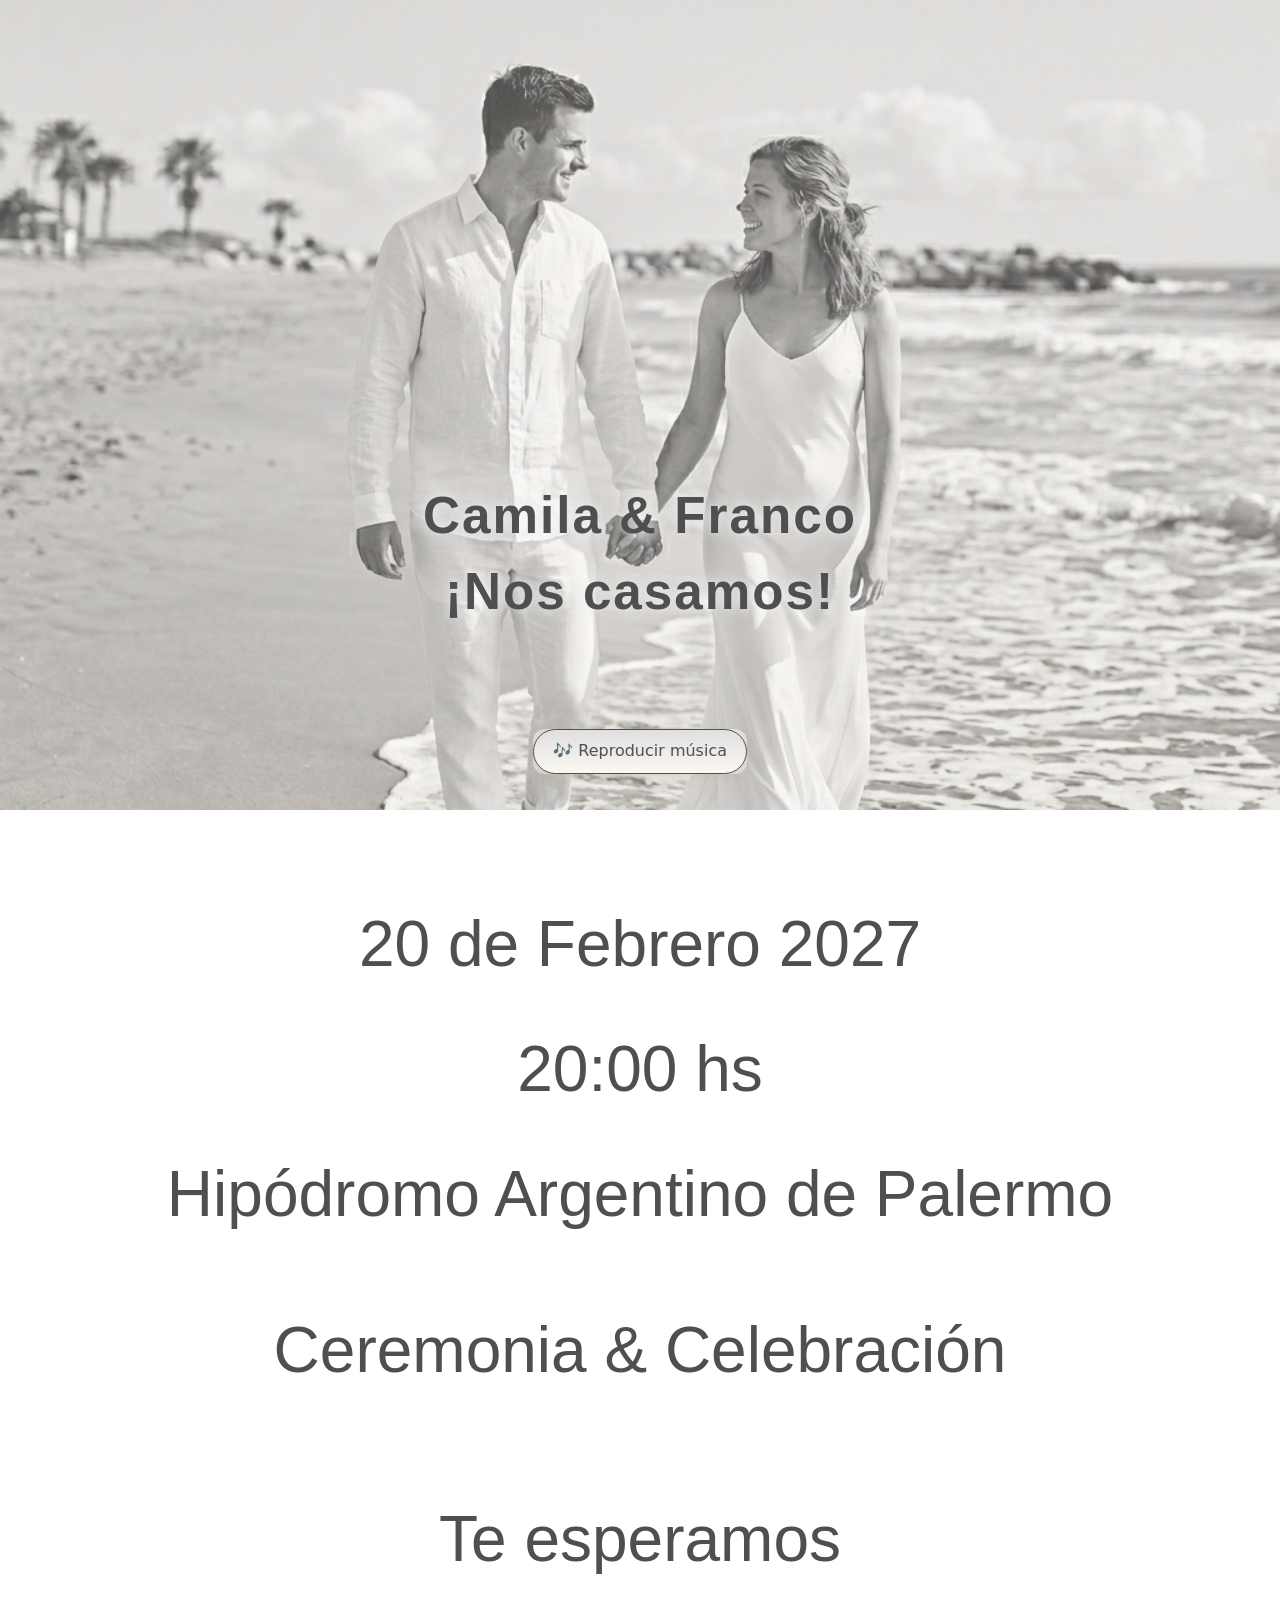
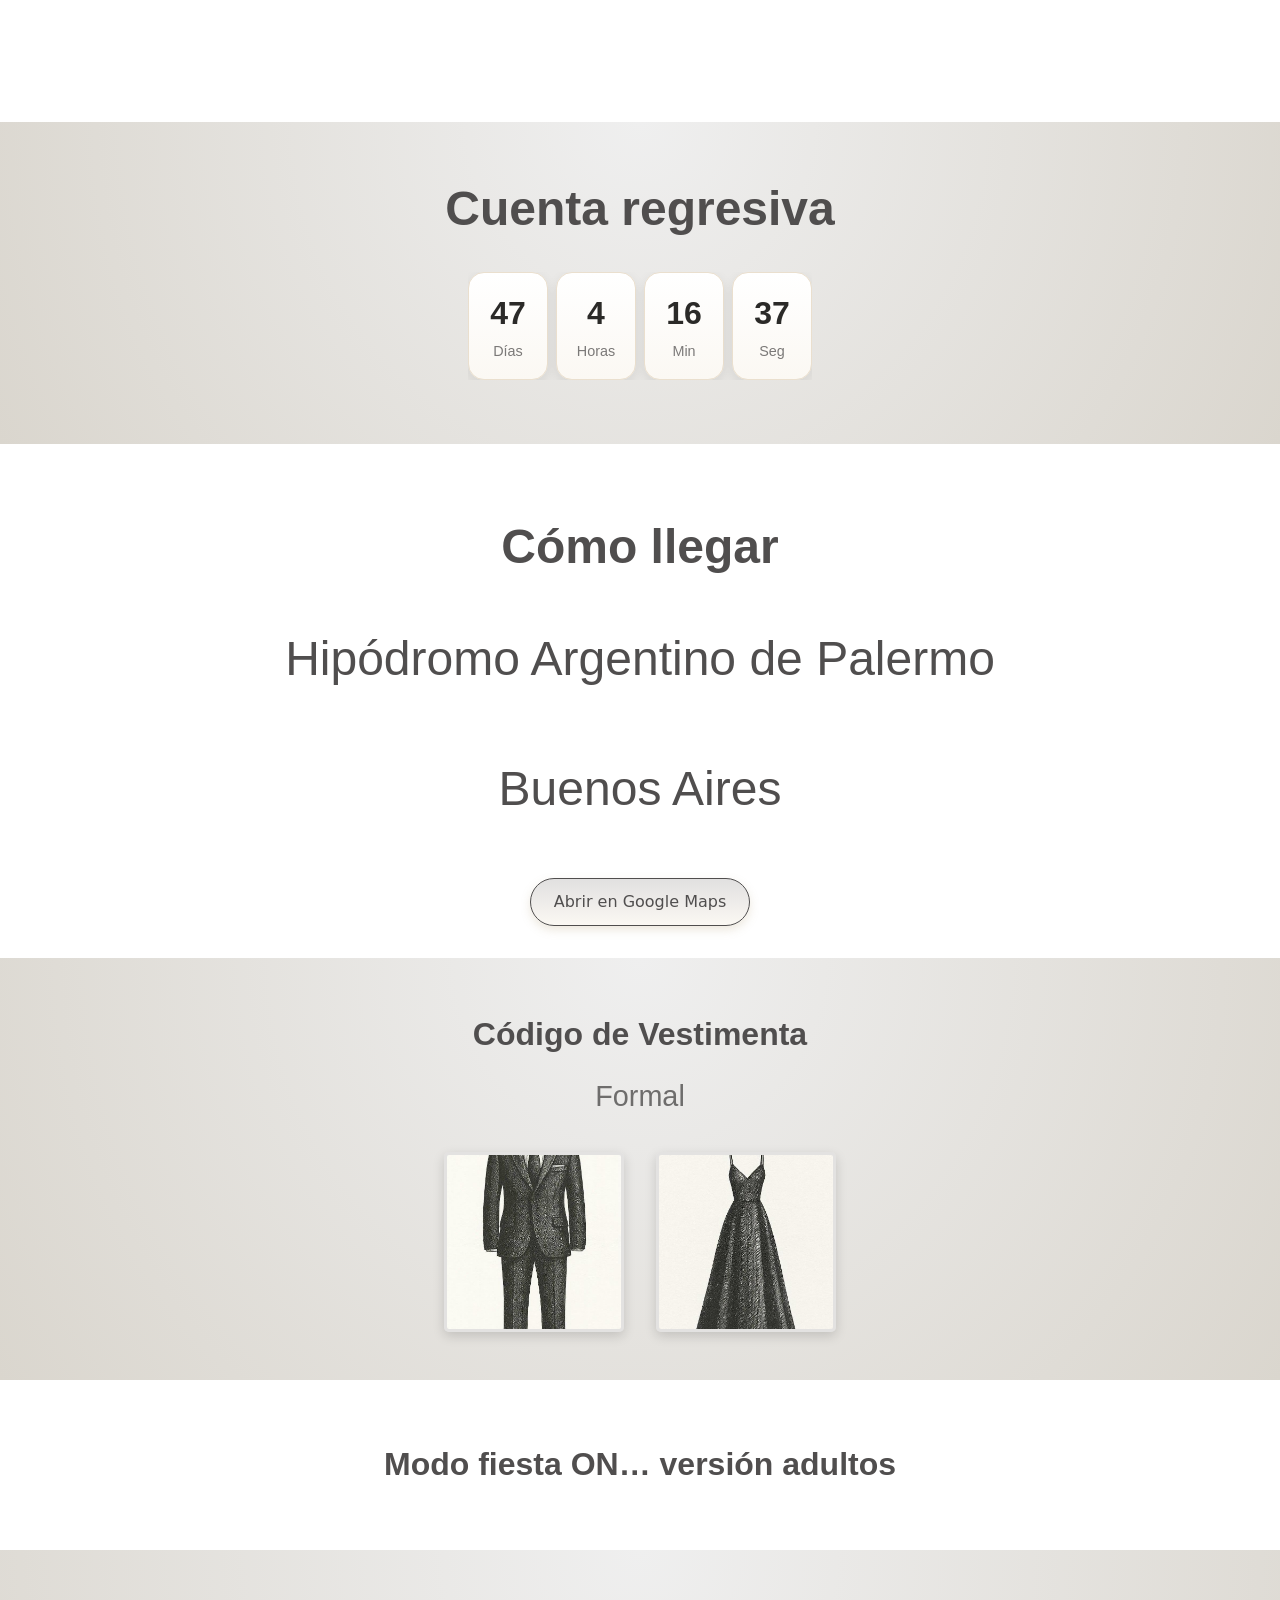
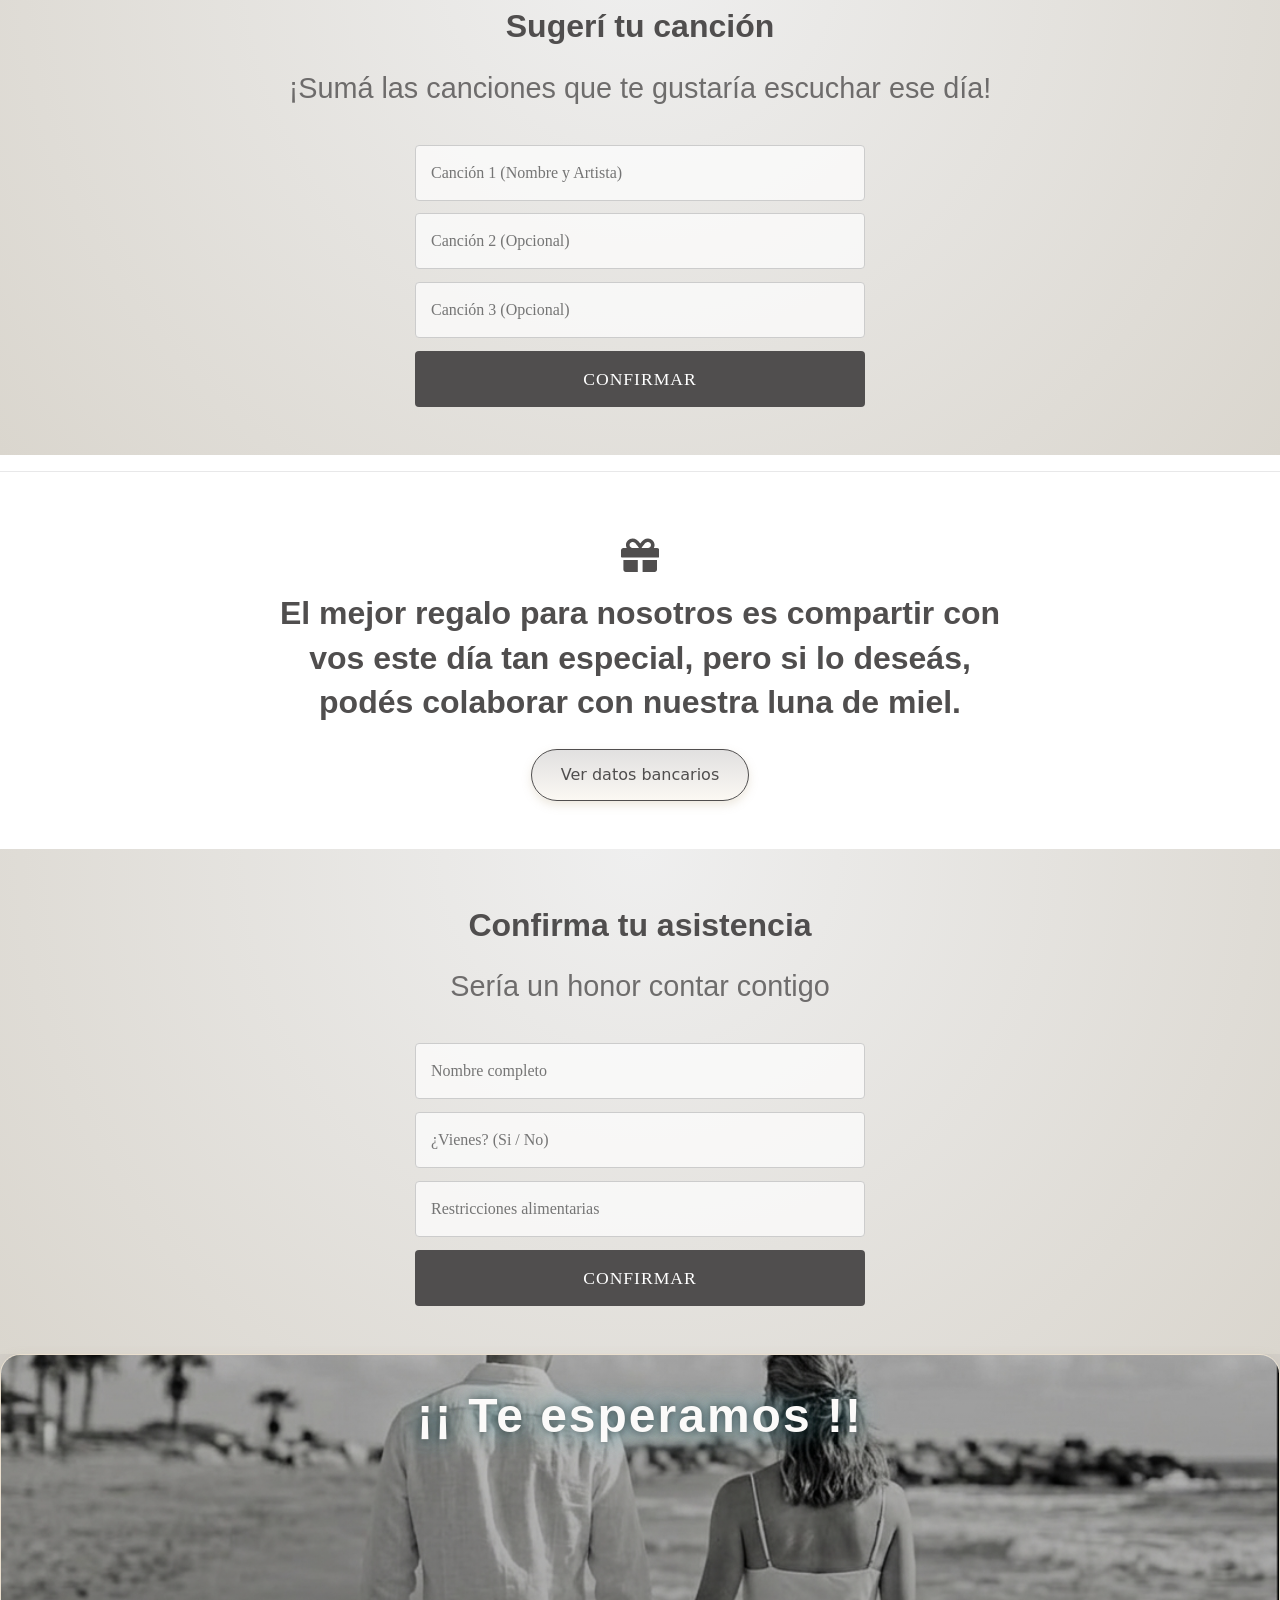
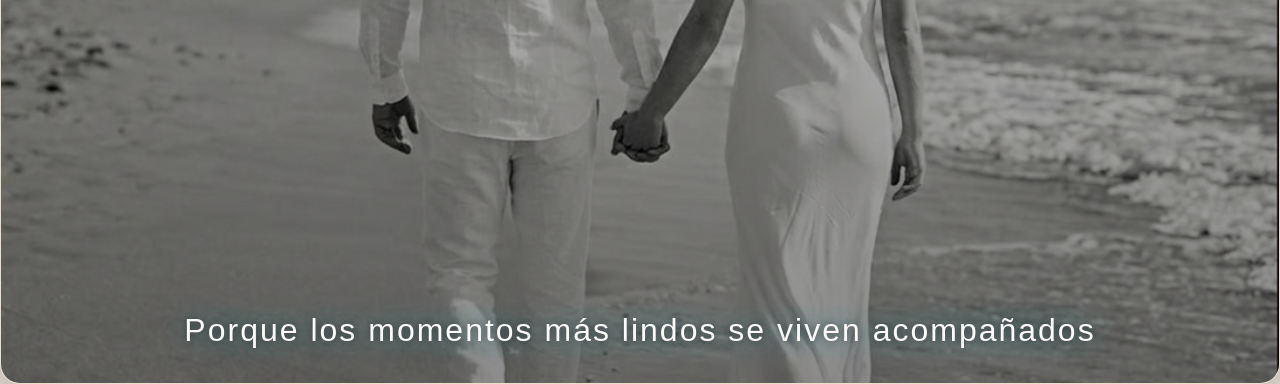
<file: boda-blackwhite/index.html>
<!doctype html>
<html lang="en">
  <head>
    <meta charset="UTF-8" />
    <meta name="viewport" content="width=device-width, initial-scale=1.0" />
    <title> Invitacion a nuestra boda </title>
    <link
  rel="stylesheet"
  href="https://cdn.jsdelivr.net/npm/bootstrap-icons@1.11.3/font/bootstrap-icons.min.css"
  href="https://fonts.googleapis.com/css2?family=Playfair+Display:wght@400;600;700&family=Great+Vibes&display=swap" rel="stylesheet">


    <script type="module" crossorigin src="/boda-blackwhite/assets/index-KHw4uLBS.js"></script>
    <link rel="stylesheet" crossorigin href="/boda-blackwhite/assets/index-CQZGGeOW.css">
  </head>

  <body>
    <div id="root"></div>
  </body>




</html>
</file>
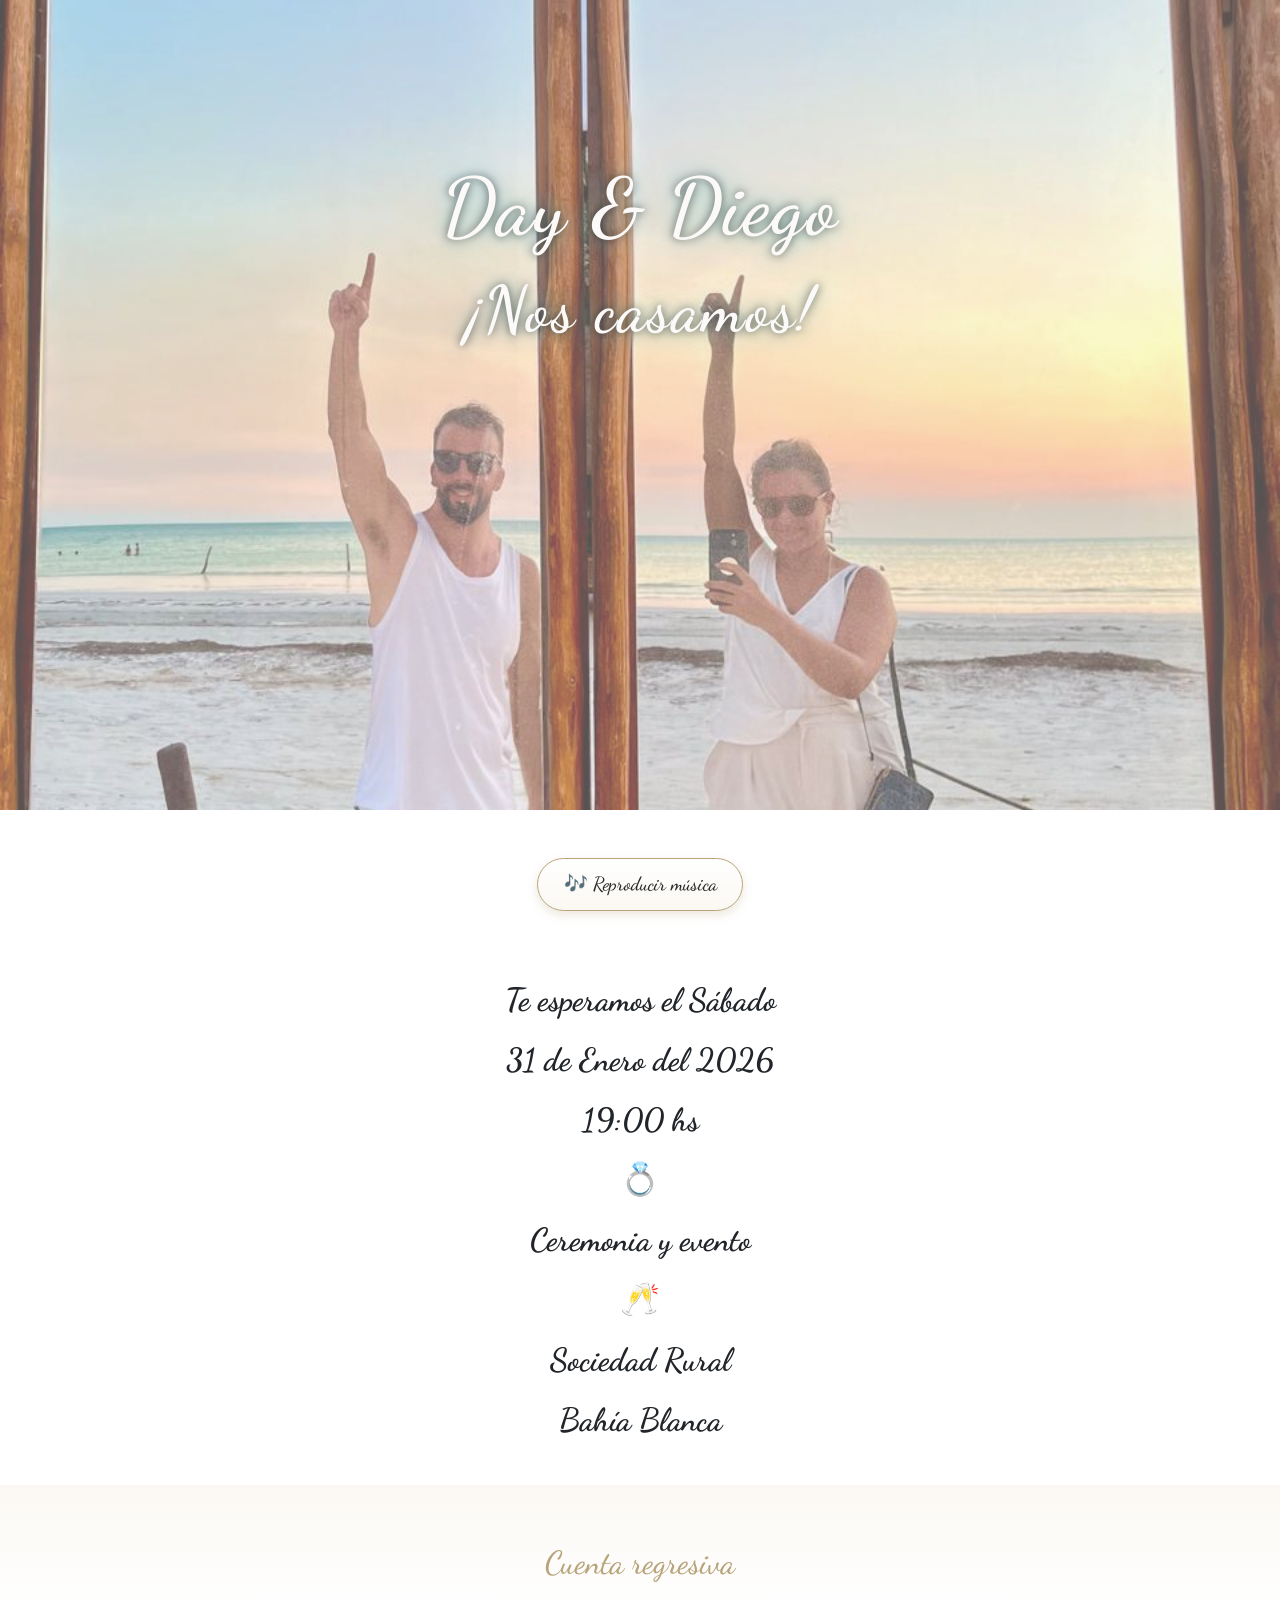
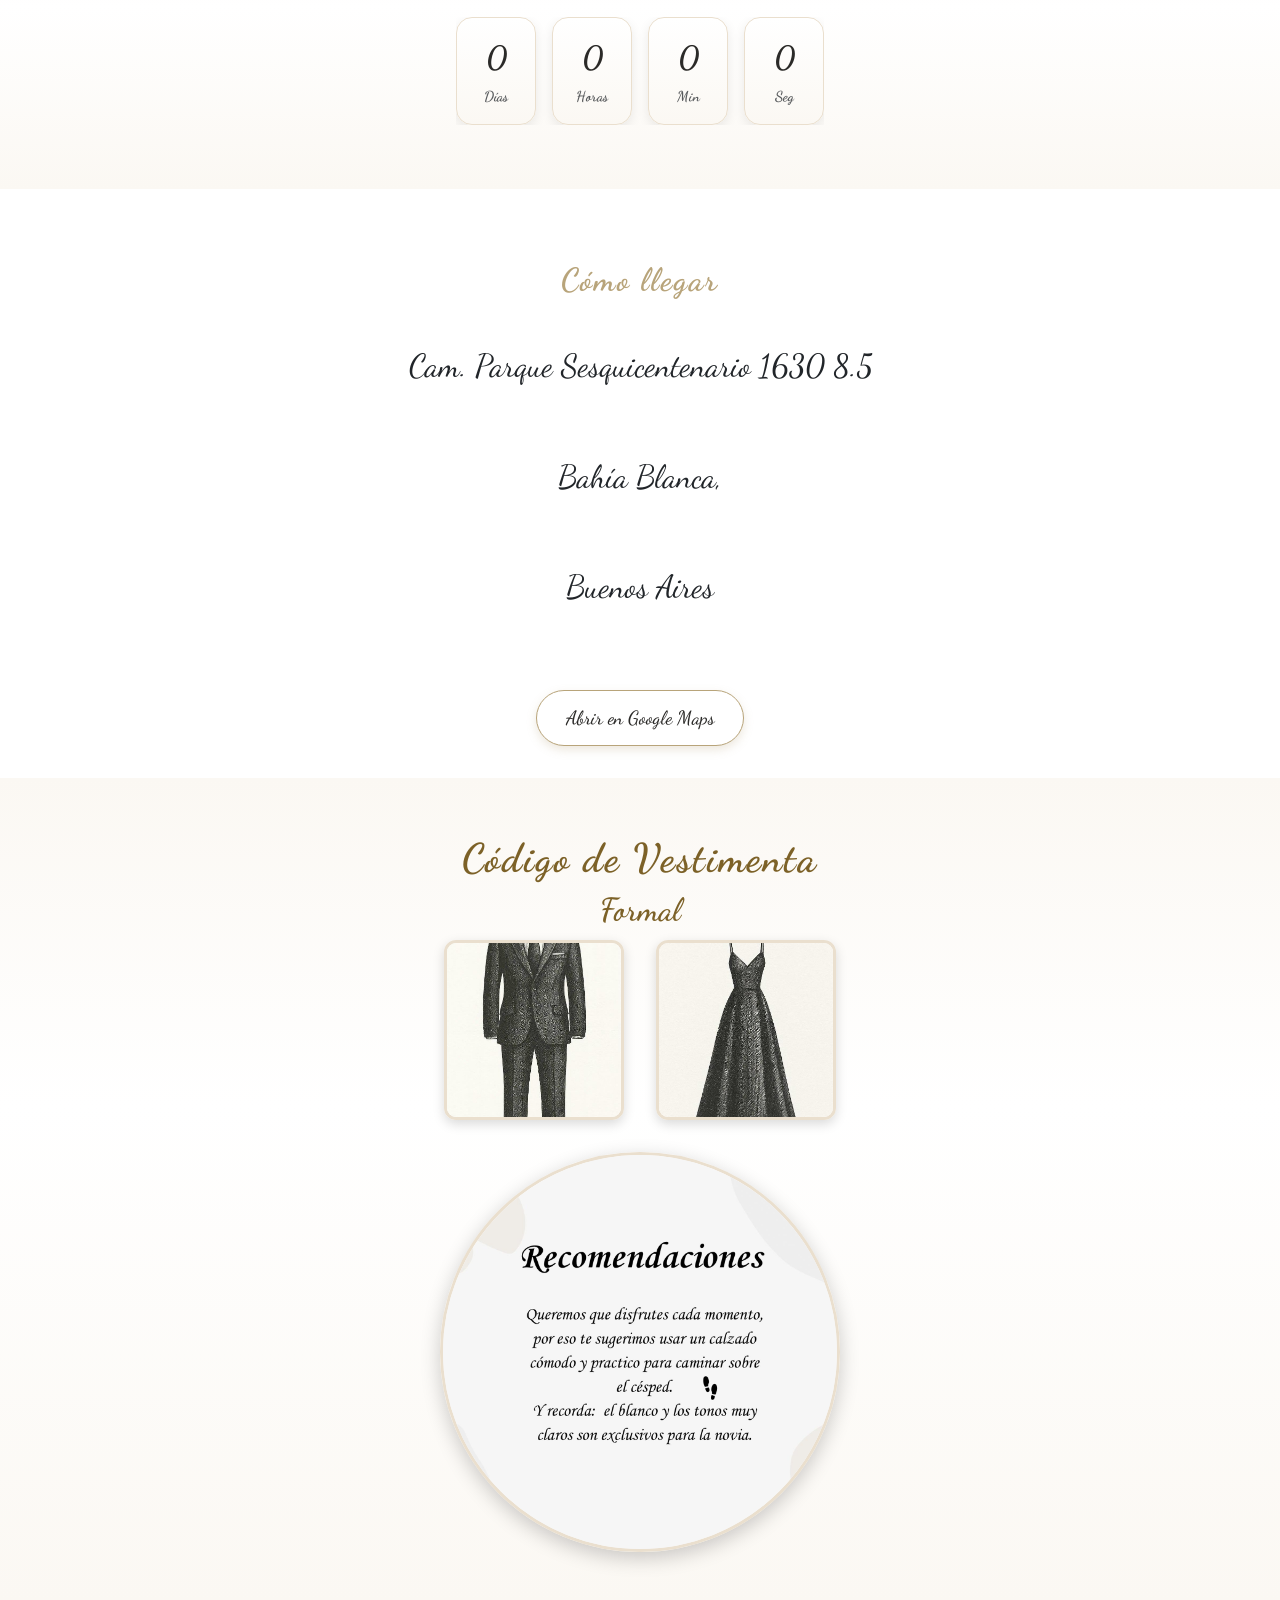
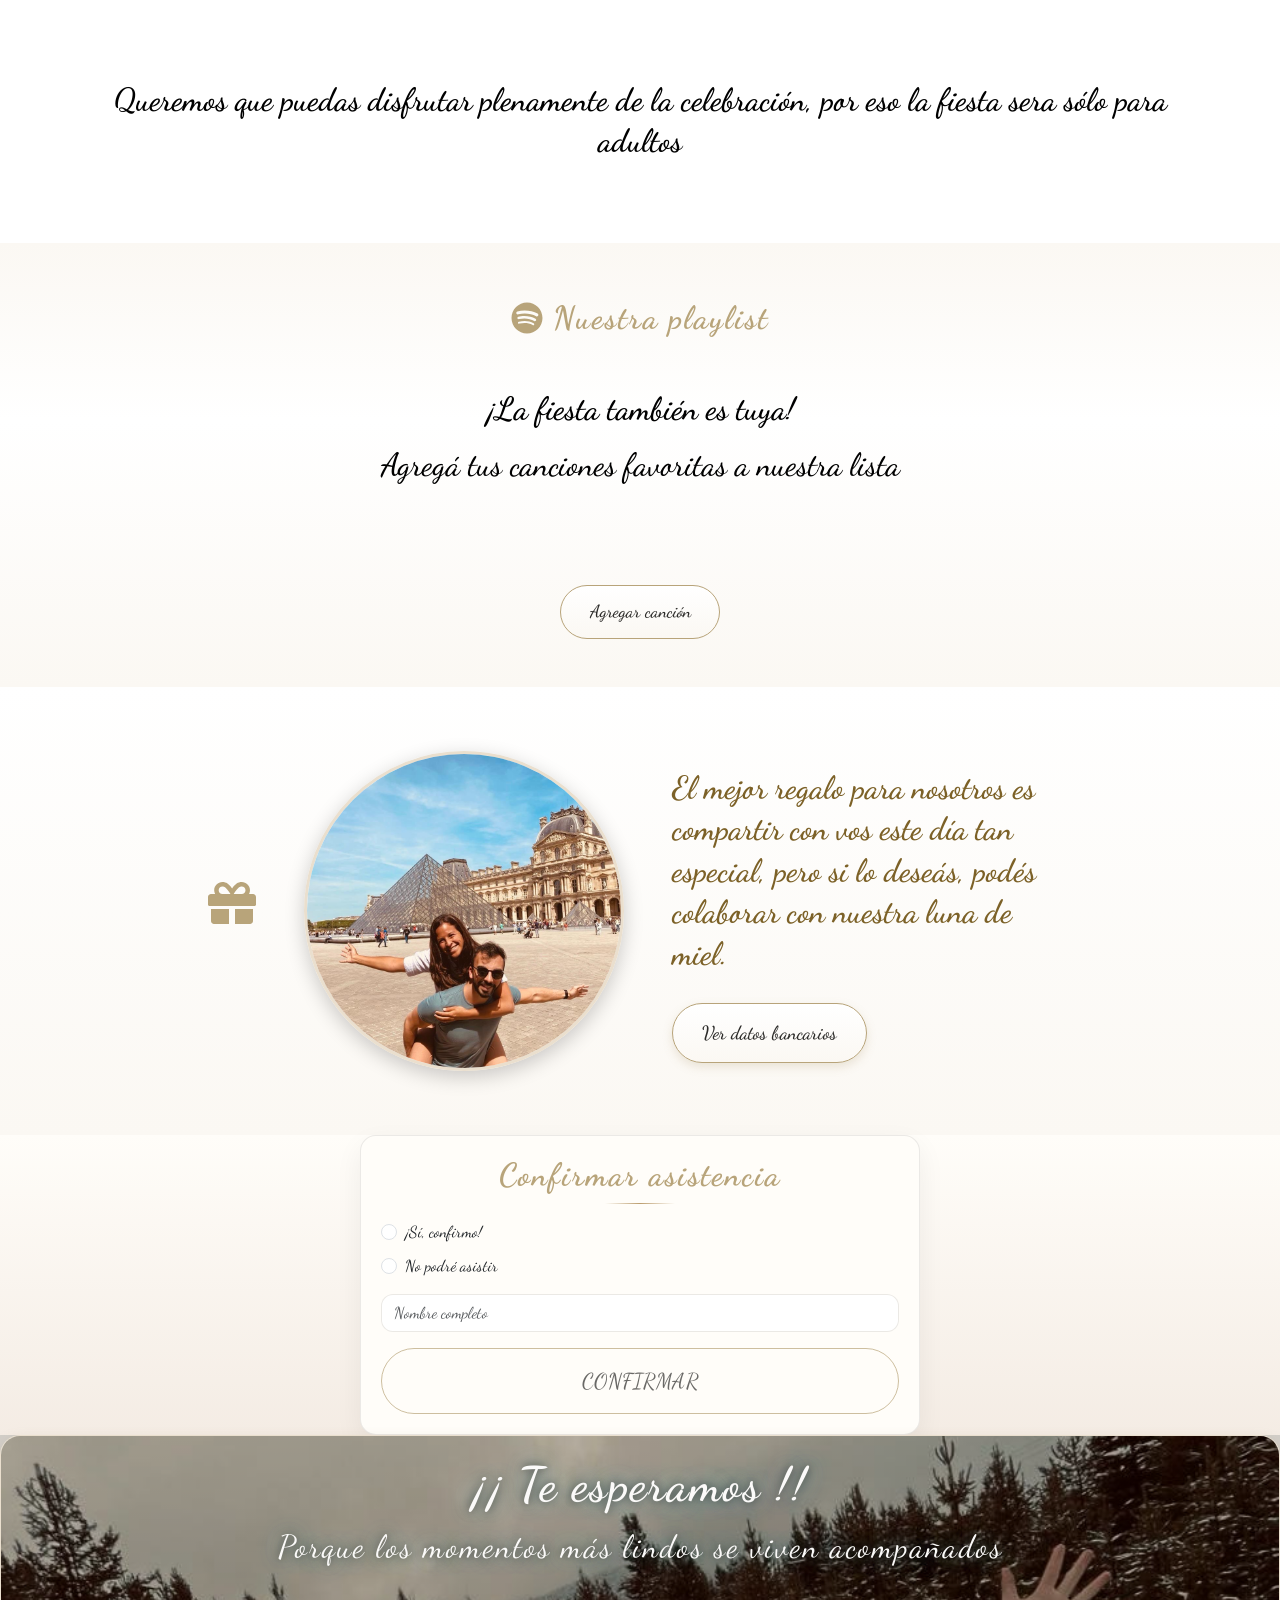
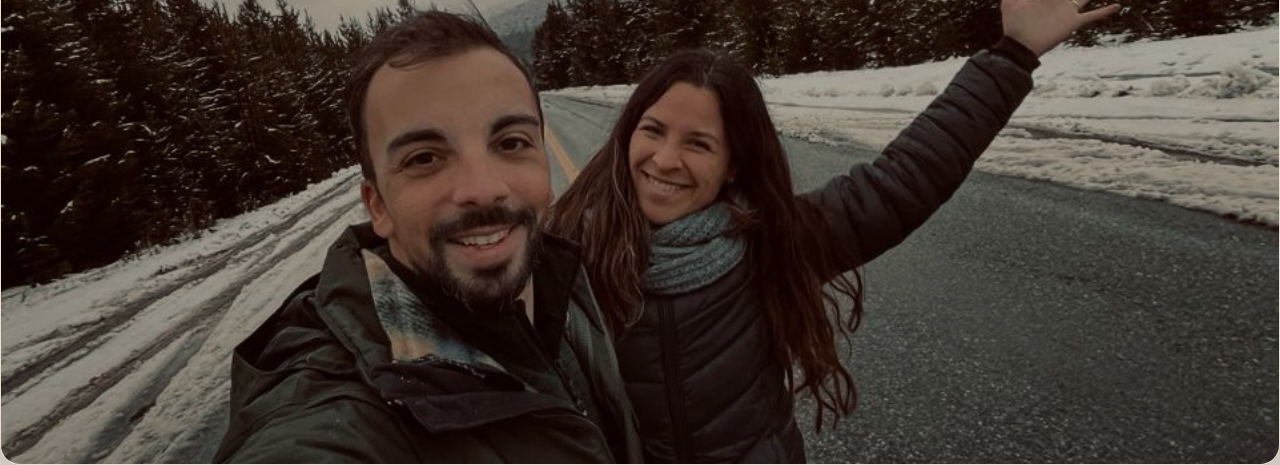
<file: boda-dai-diego/index.html>
<!doctype html>
<html lang="en">
  <head>
    <meta charset="UTF-8" />
    <meta name="viewport" content="width=device-width, initial-scale=1.0" />
    <title> Invitacion a nuestra boda </title>
    <link
  rel="stylesheet"
  href="https://cdn.jsdelivr.net/npm/bootstrap-icons@1.11.3/font/bootstrap-icons.min.css"
  href="https://fonts.googleapis.com/css2?family=Playfair+Display:wght@400;600;700&family=Great+Vibes&display=swap" rel="stylesheet">


    <script type="module" crossorigin src="/boda-dai-diego/assets/index-DgkFY75W.js"></script>
    <link rel="stylesheet" crossorigin href="/boda-dai-diego/assets/index-CLPvJWt0.css">
  </head>

  <body>
    <div id="root"></div>
  </body>




</html>
</file>
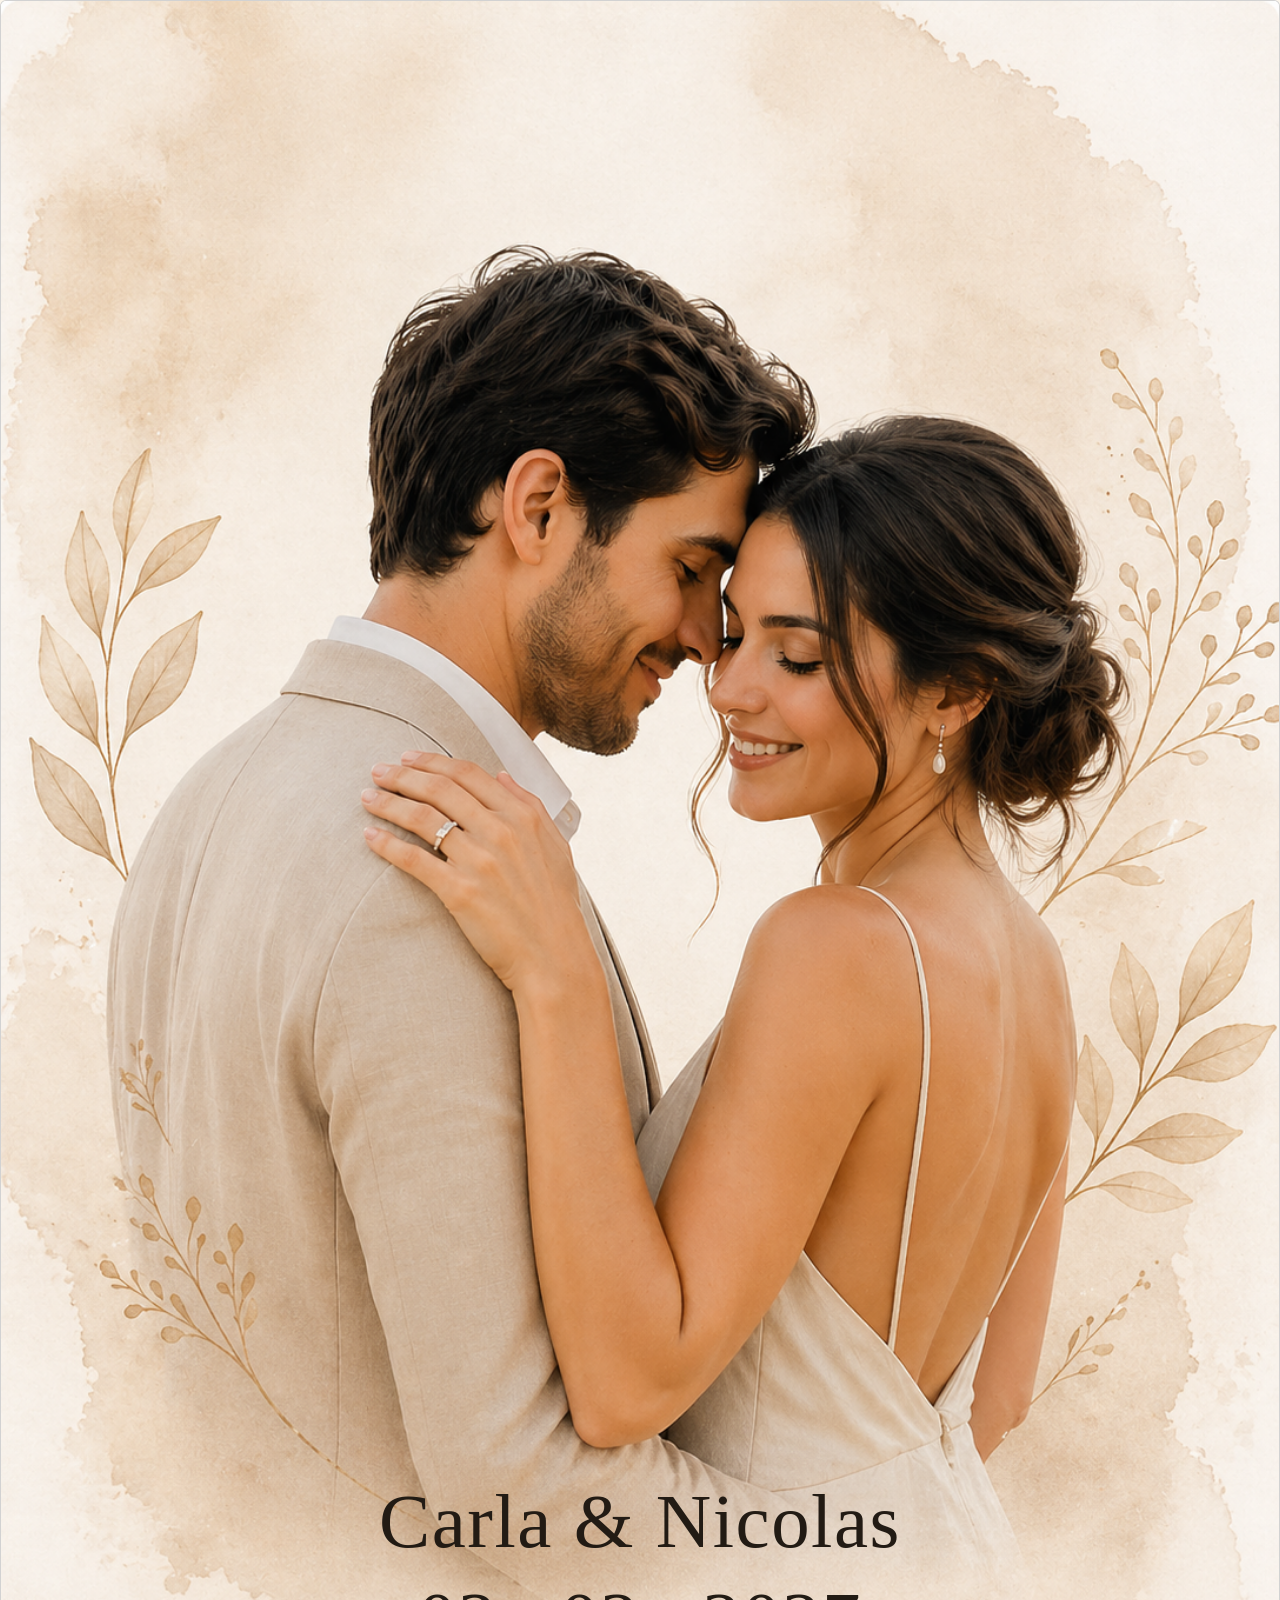
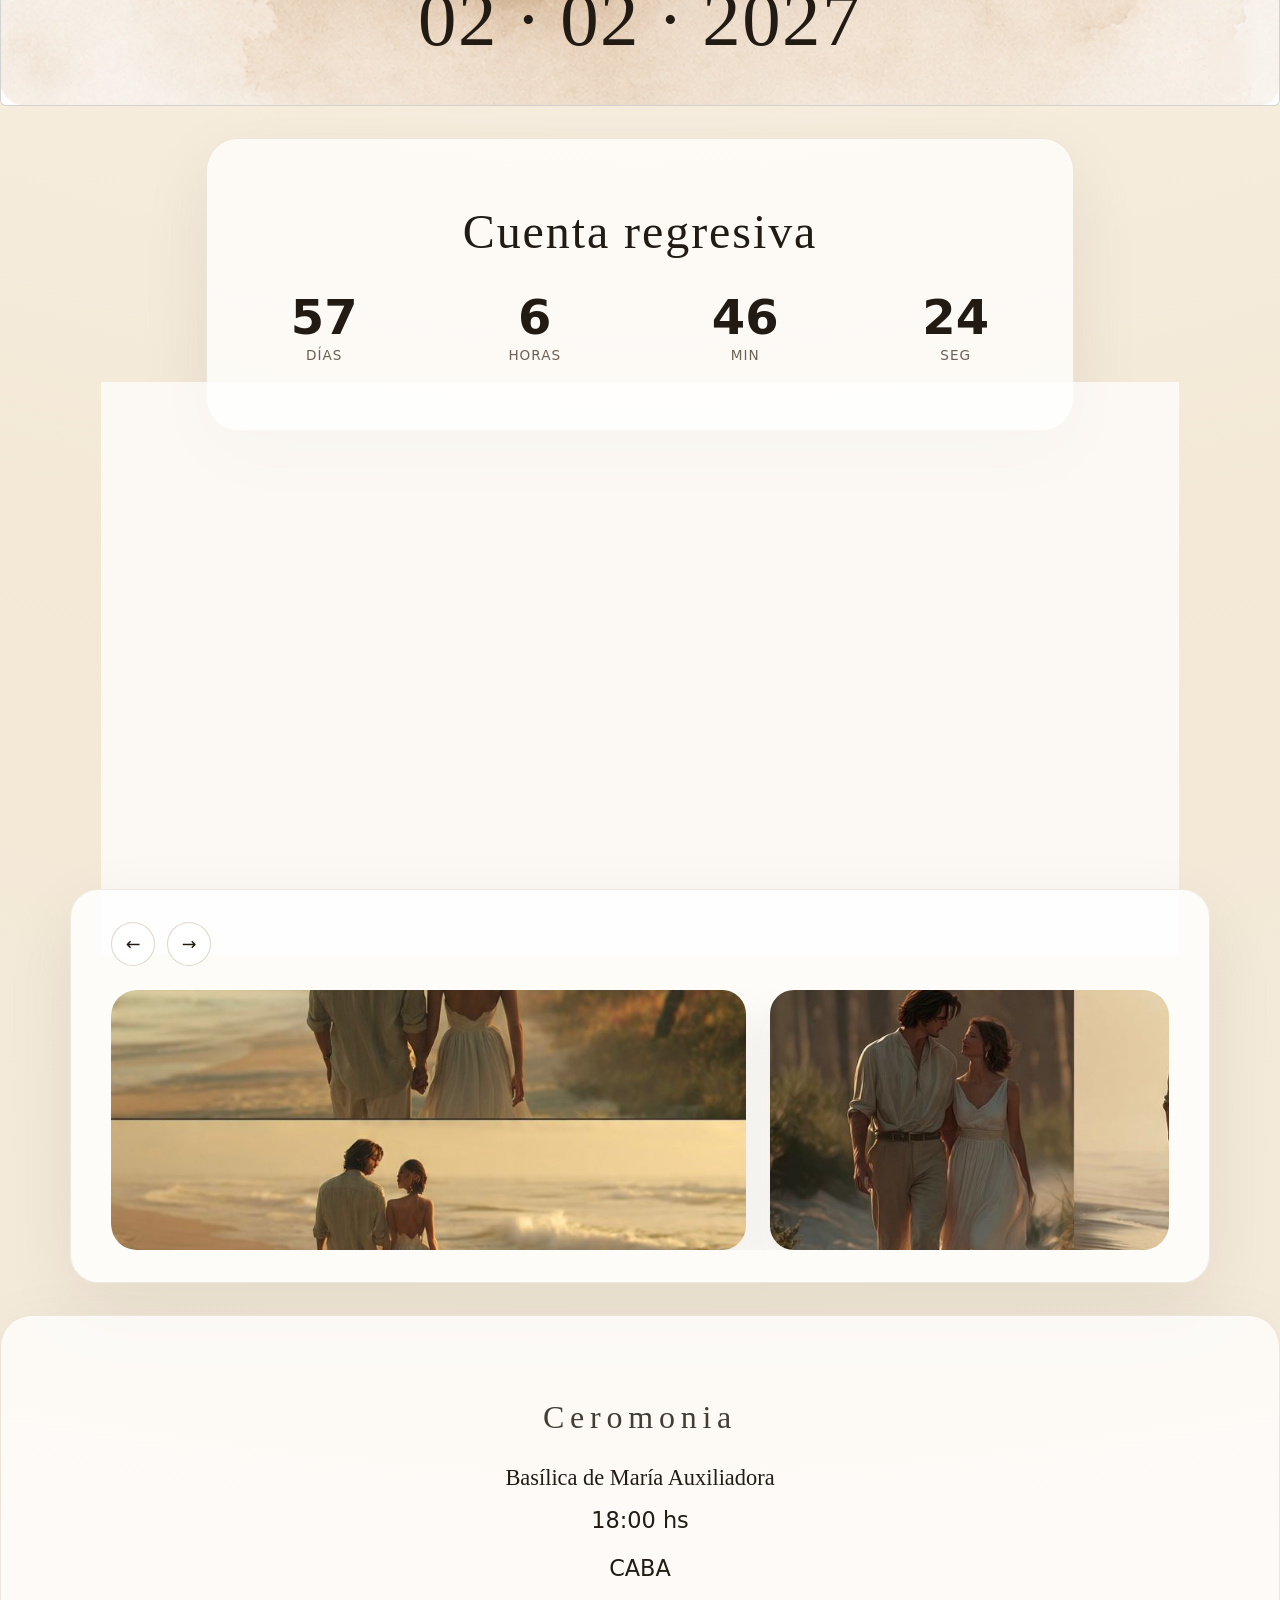
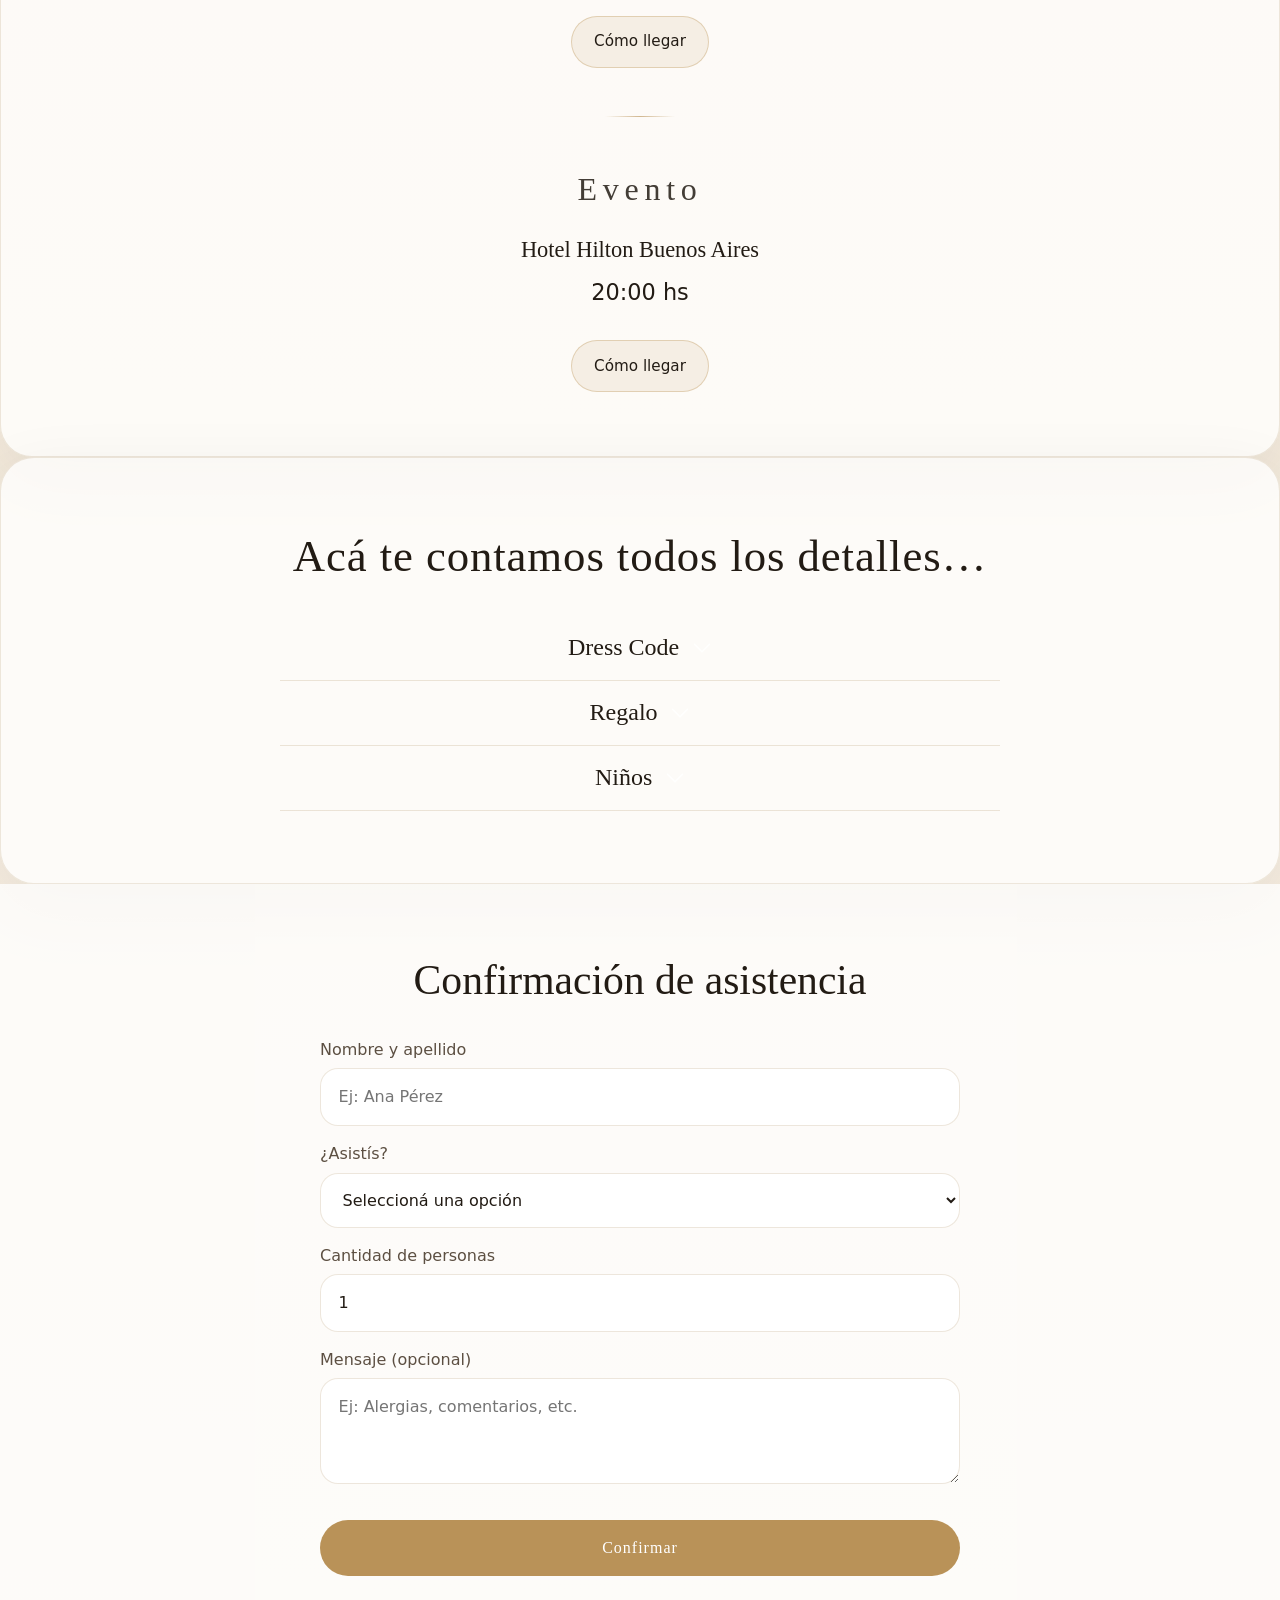
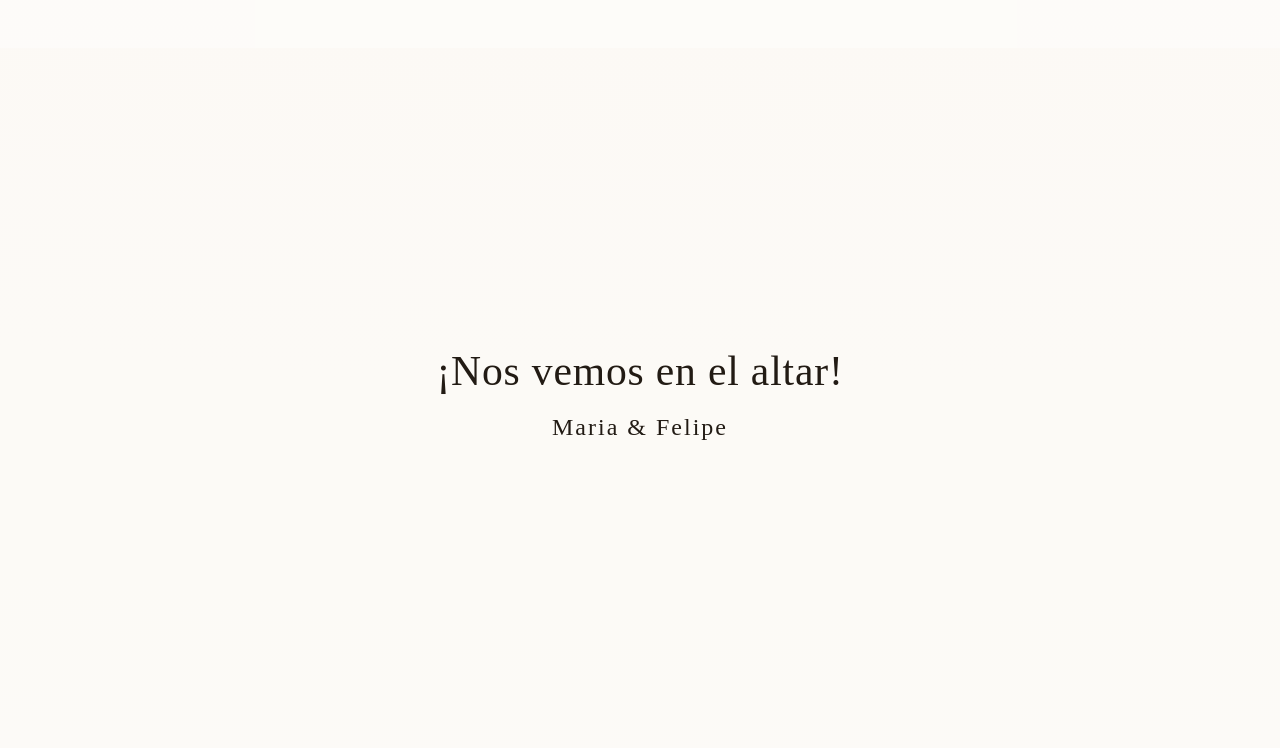
<file: Boda1/index.html>
<!doctype html>
<html lang="en">
  <head>
    <meta charset="UTF-8" />
    <link rel="icon" type="image/svg+xml" href="/Boda1/vite.svg" />
    <meta name="viewport" content="width=device-width, initial-scale=1.0" />
    <title>invitacionweb1</title>
    <script type="module" crossorigin src="/Boda1/assets/index-B-aJ90H9.js"></script>
    <link rel="stylesheet" crossorigin href="/Boda1/assets/index-DIORUxrD.css">
  </head>
  <body>
    <div id="root"></div>
  </body>
</html>
</file>
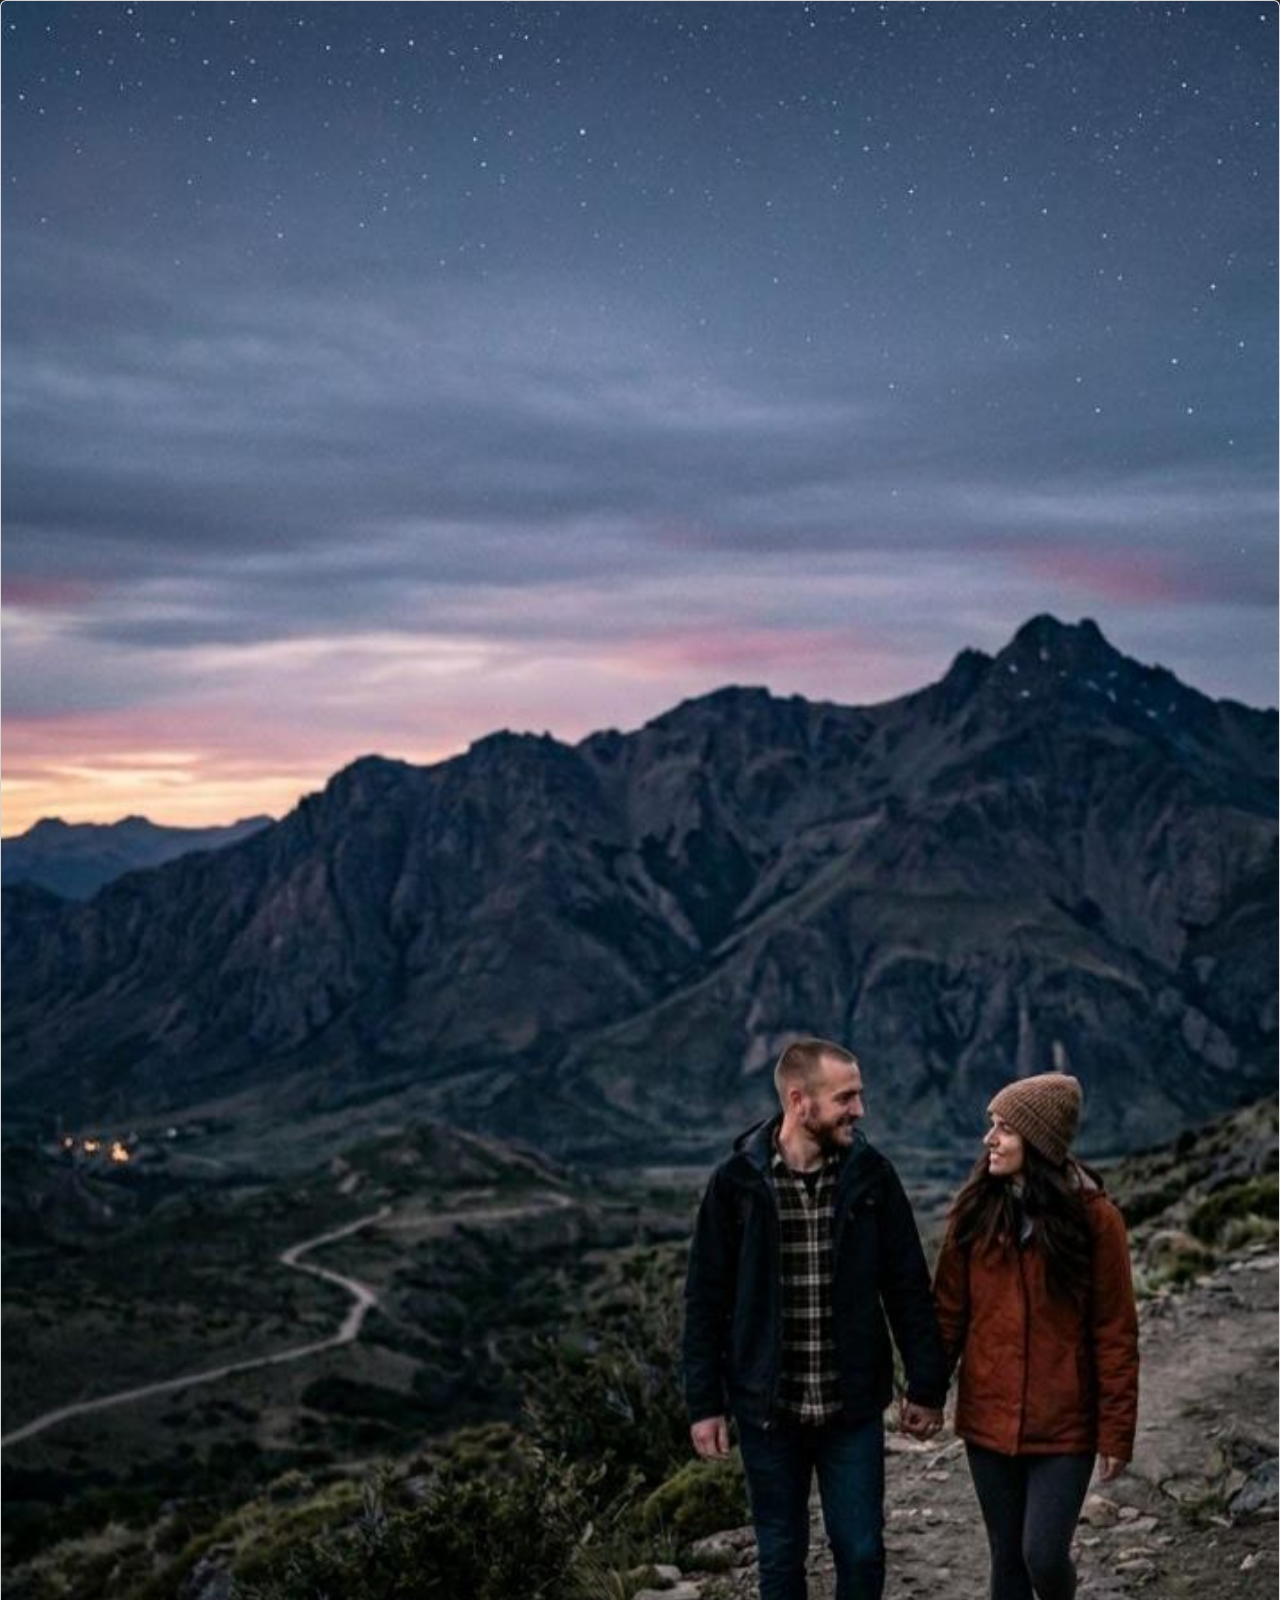
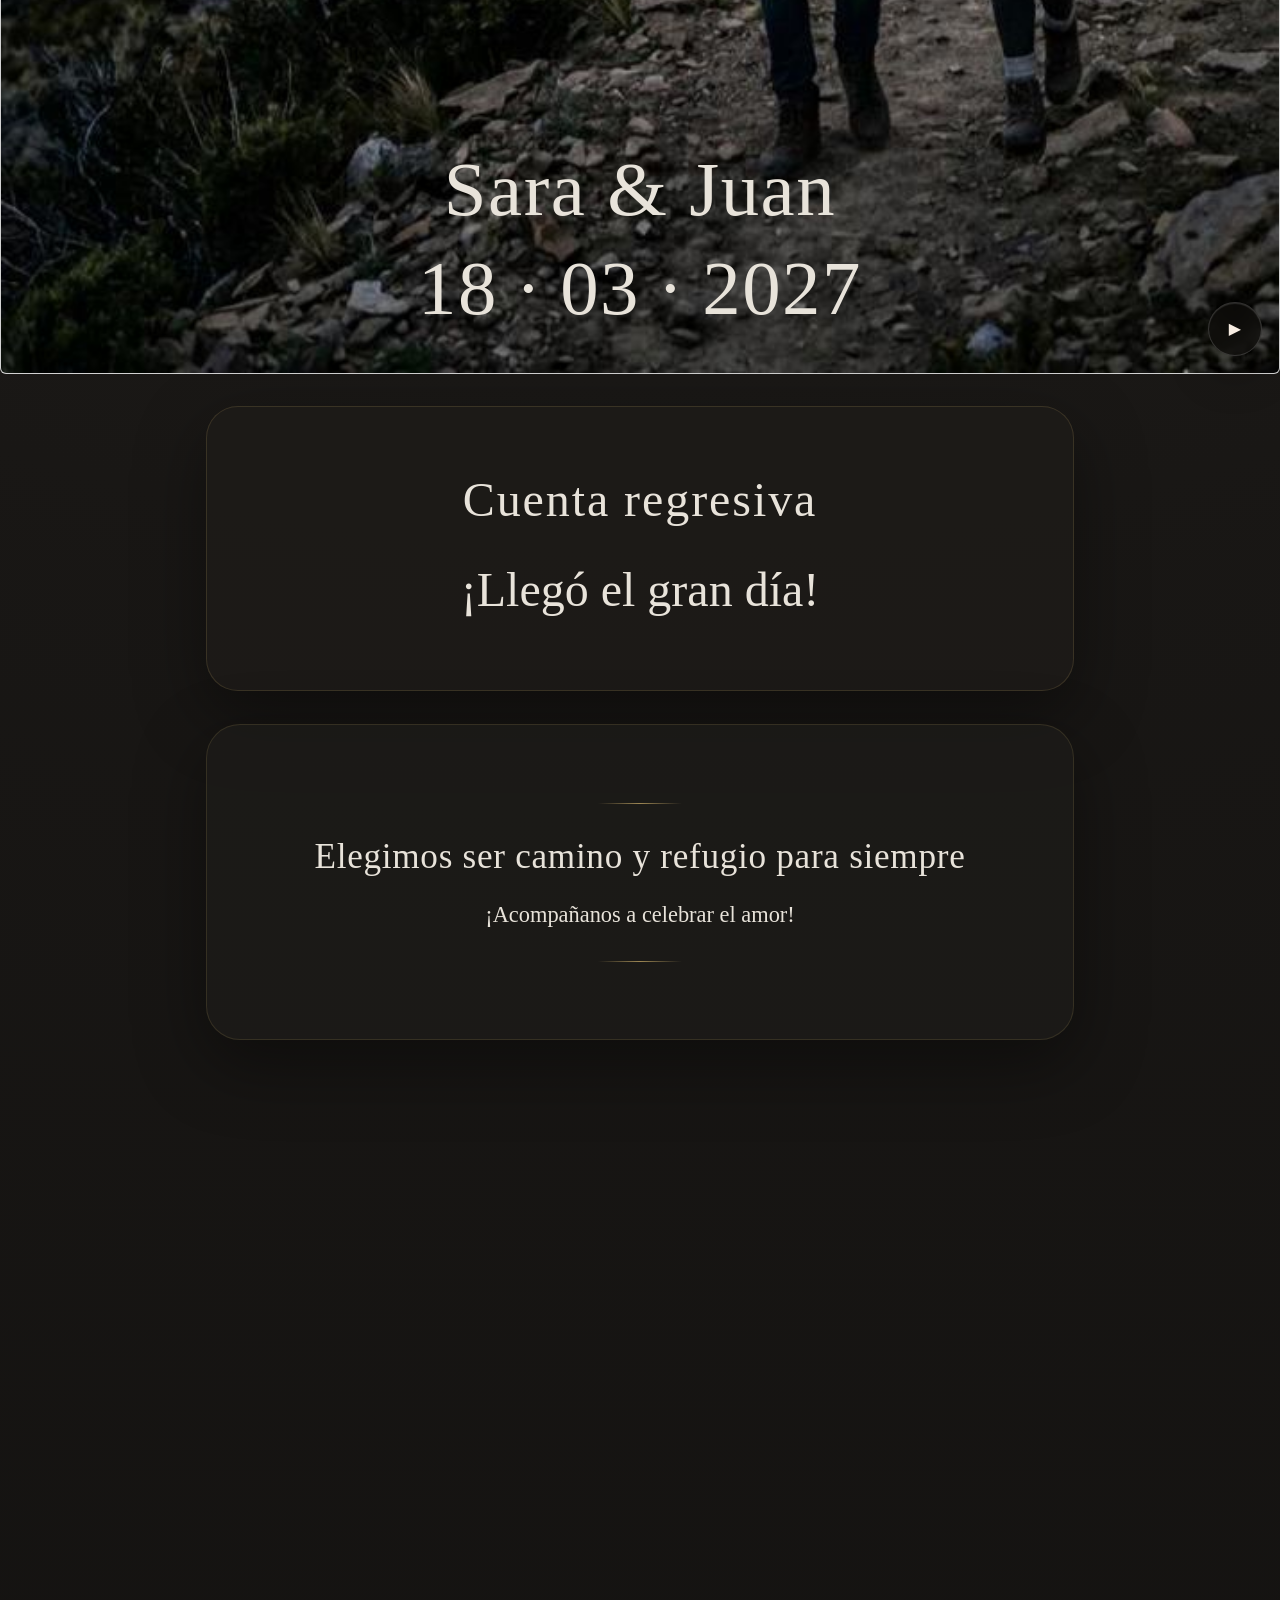
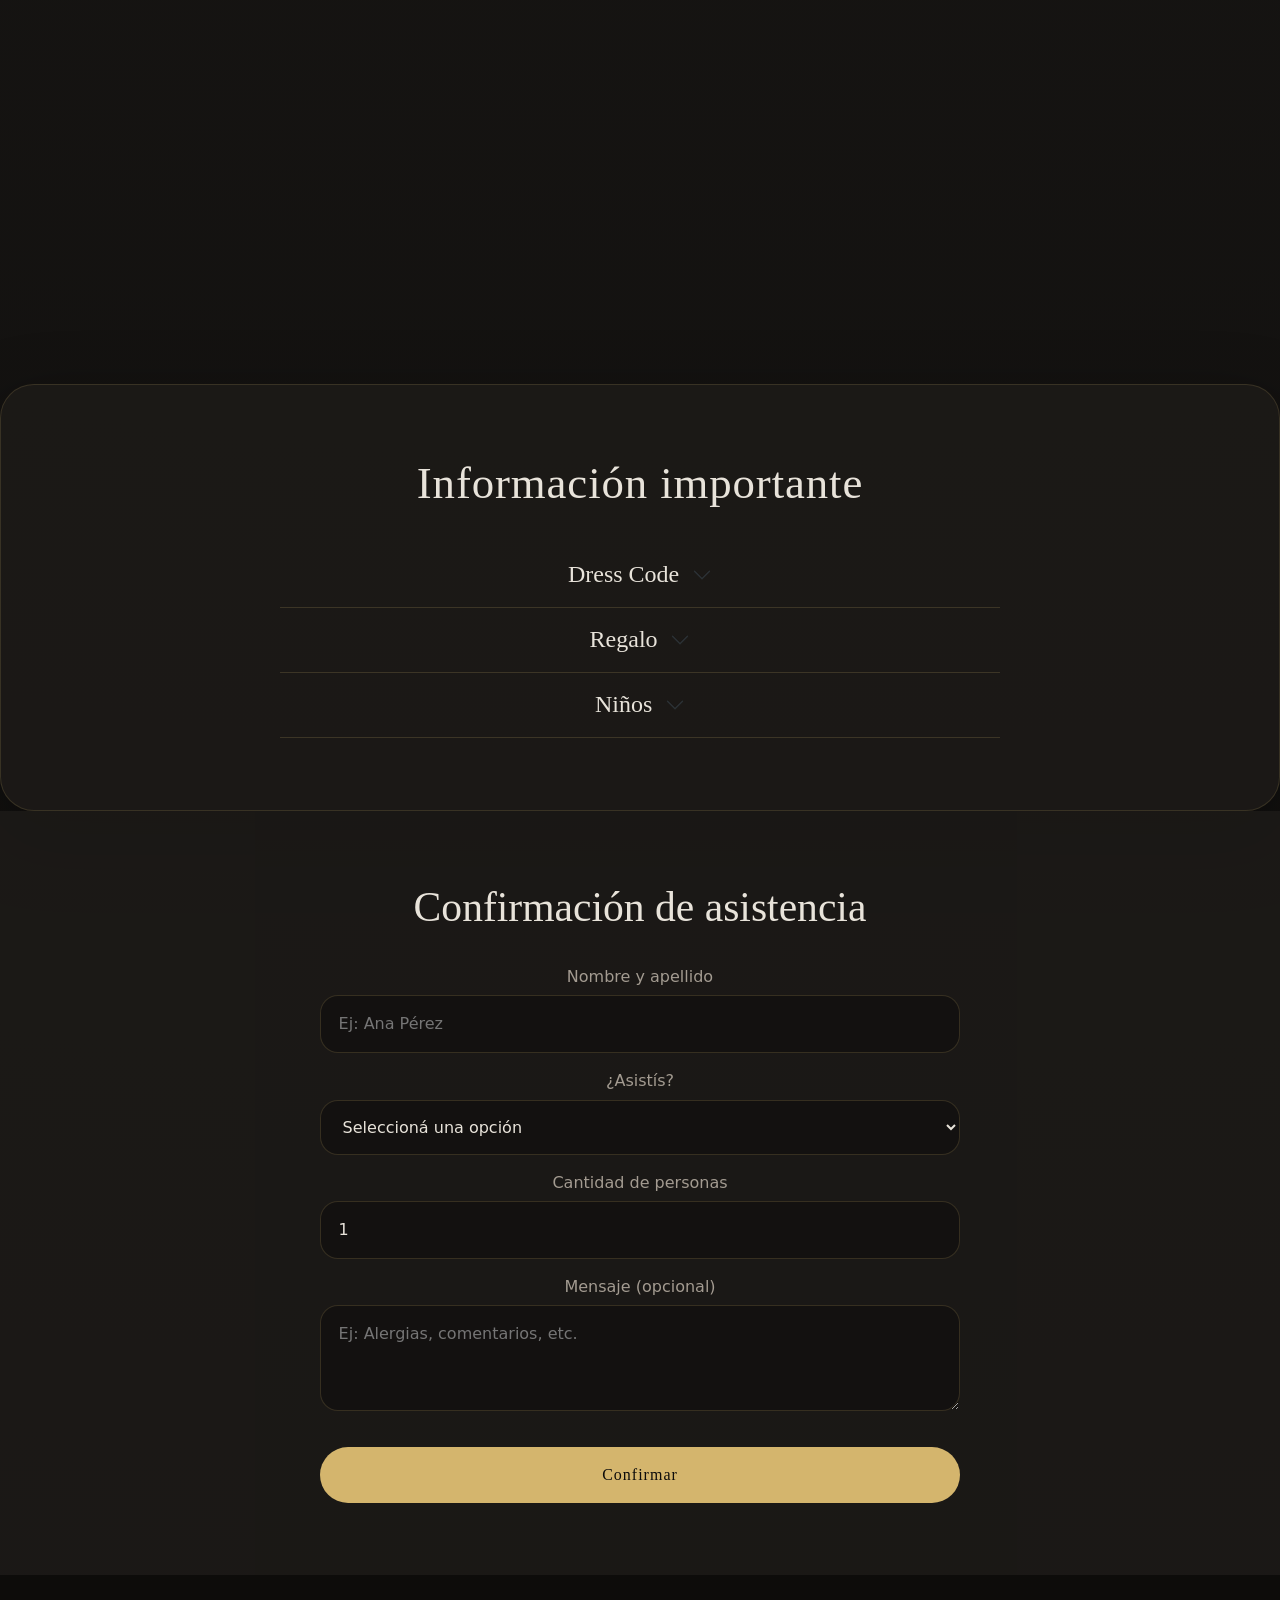
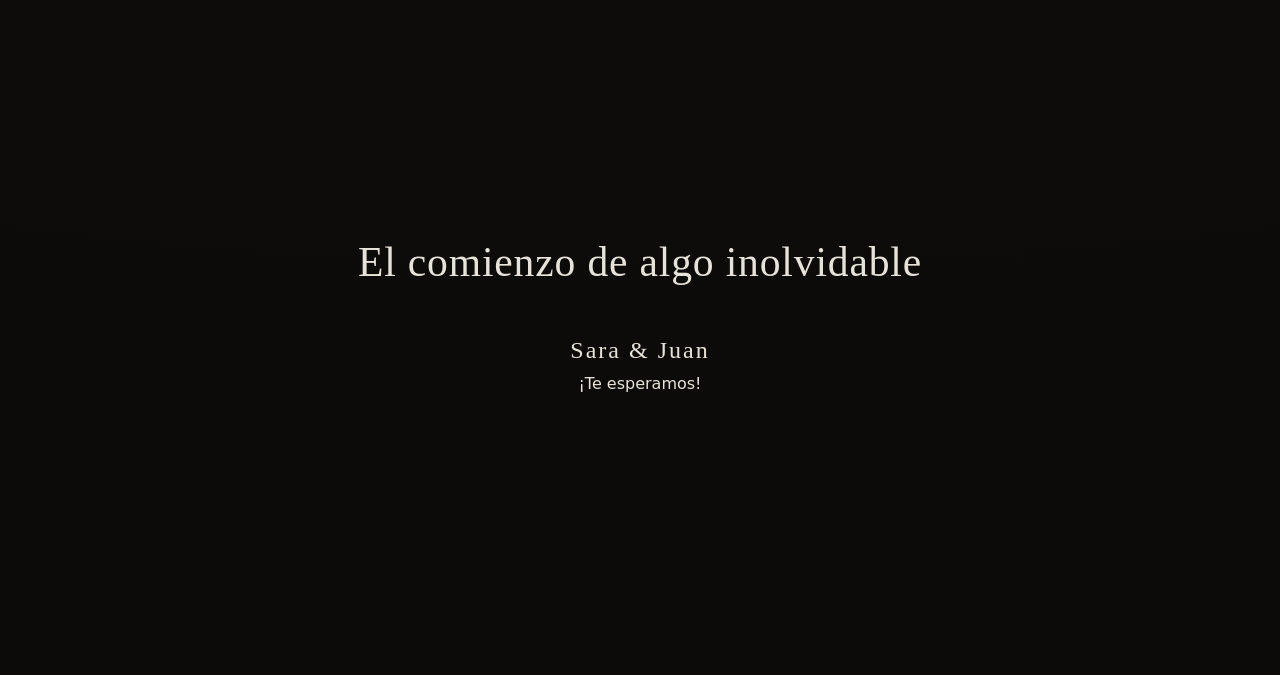
<file: boda2/index.html>
<!doctype html>
<html lang="en">
  <head>
    <meta charset="UTF-8" />
    <link rel="icon" type="image/svg+xml" href="/boda2/vite.svg" />
    <meta name="viewport" content="width=device-width, initial-scale=1.0" />
    <title>invitacionweb1</title>
    <script type="module" crossorigin src="/boda2/assets/index-1QQiMlRy.js"></script>
    <link rel="stylesheet" crossorigin href="/boda2/assets/index-f39ZxXch.css">
  </head>
  <body>
    <div id="root"></div>
  </body>
</html>
</file>
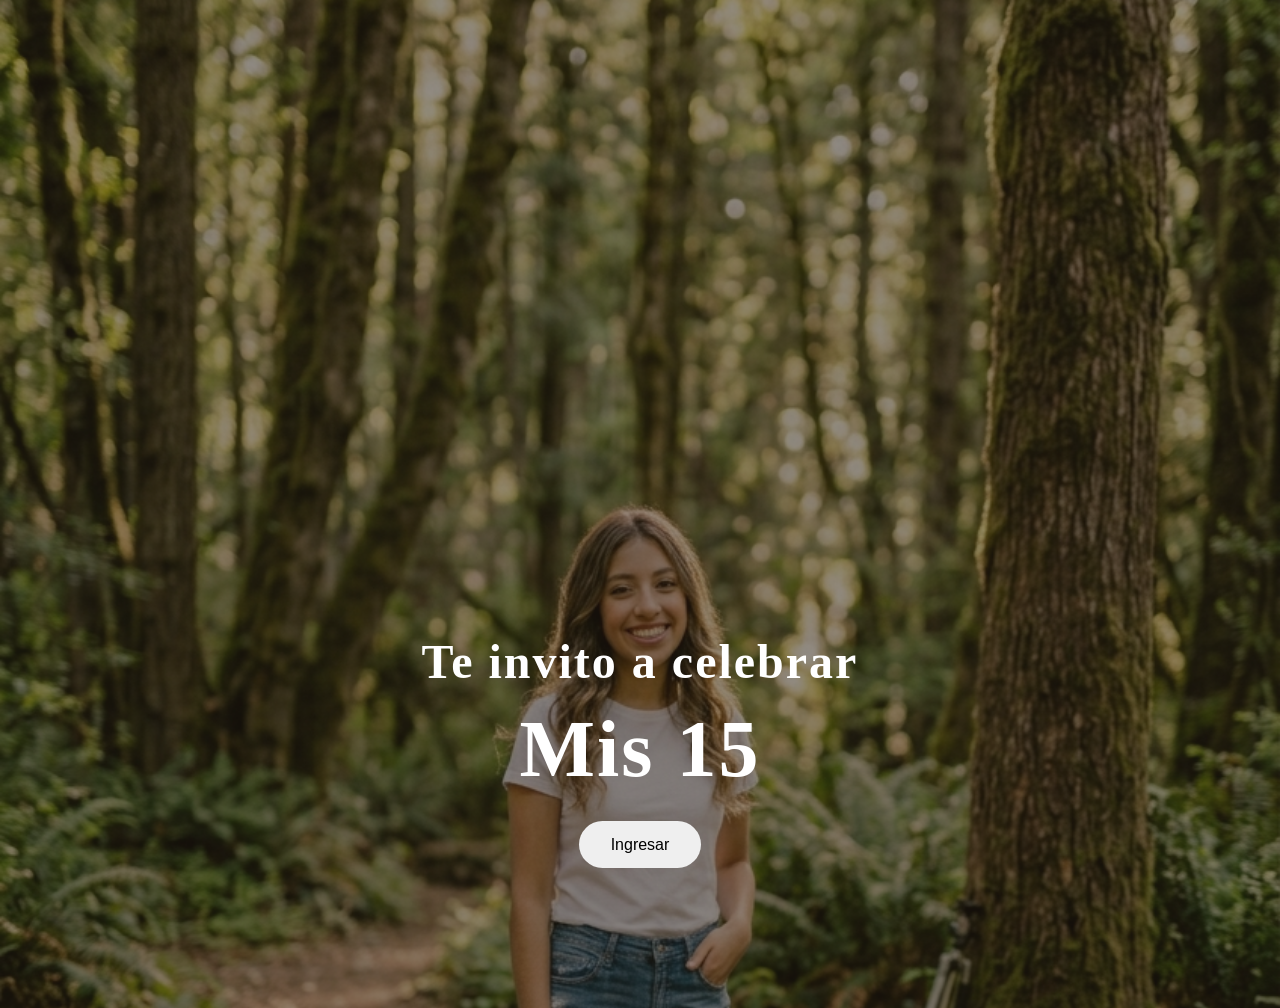
<file: invitacion15-blancoynegro/index.html>
<!doctype html>
<html lang="en">
  <head>
    <meta charset="UTF-8" />
    <link rel="icon" type="image/svg+xml" href="/favicon.svg" />
    <meta name="viewport" content="width=device-width, initial-scale=1.0" />
    <title>invitacion15-01</title>
    <script type="module" crossorigin src="/invitacion15-blancoynegro/assets/index-DBELrAtI.js"></script>
    <link rel="stylesheet" crossorigin href="/invitacion15-blancoynegro/assets/index-nELEdu92.css">
  </head>
  <body>
    <div id="root"></div>
  </body>
</html>
</file>
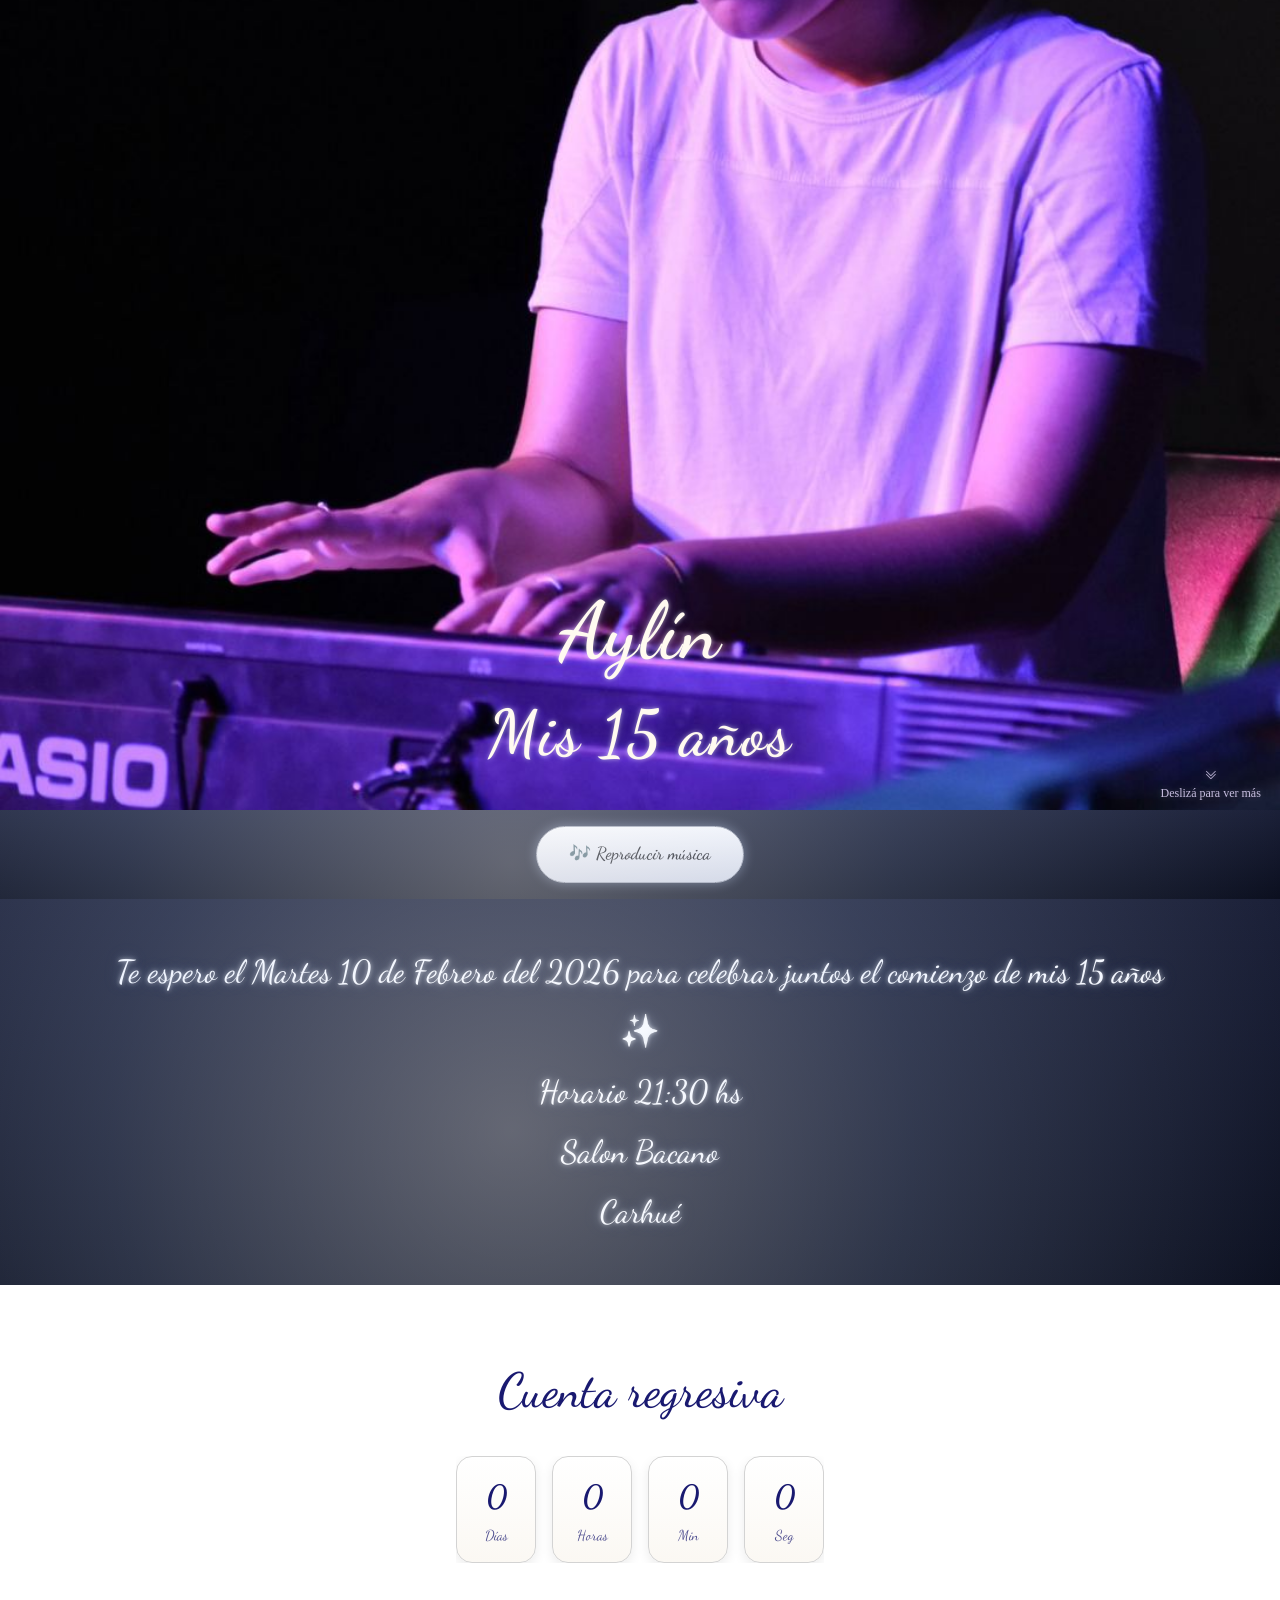
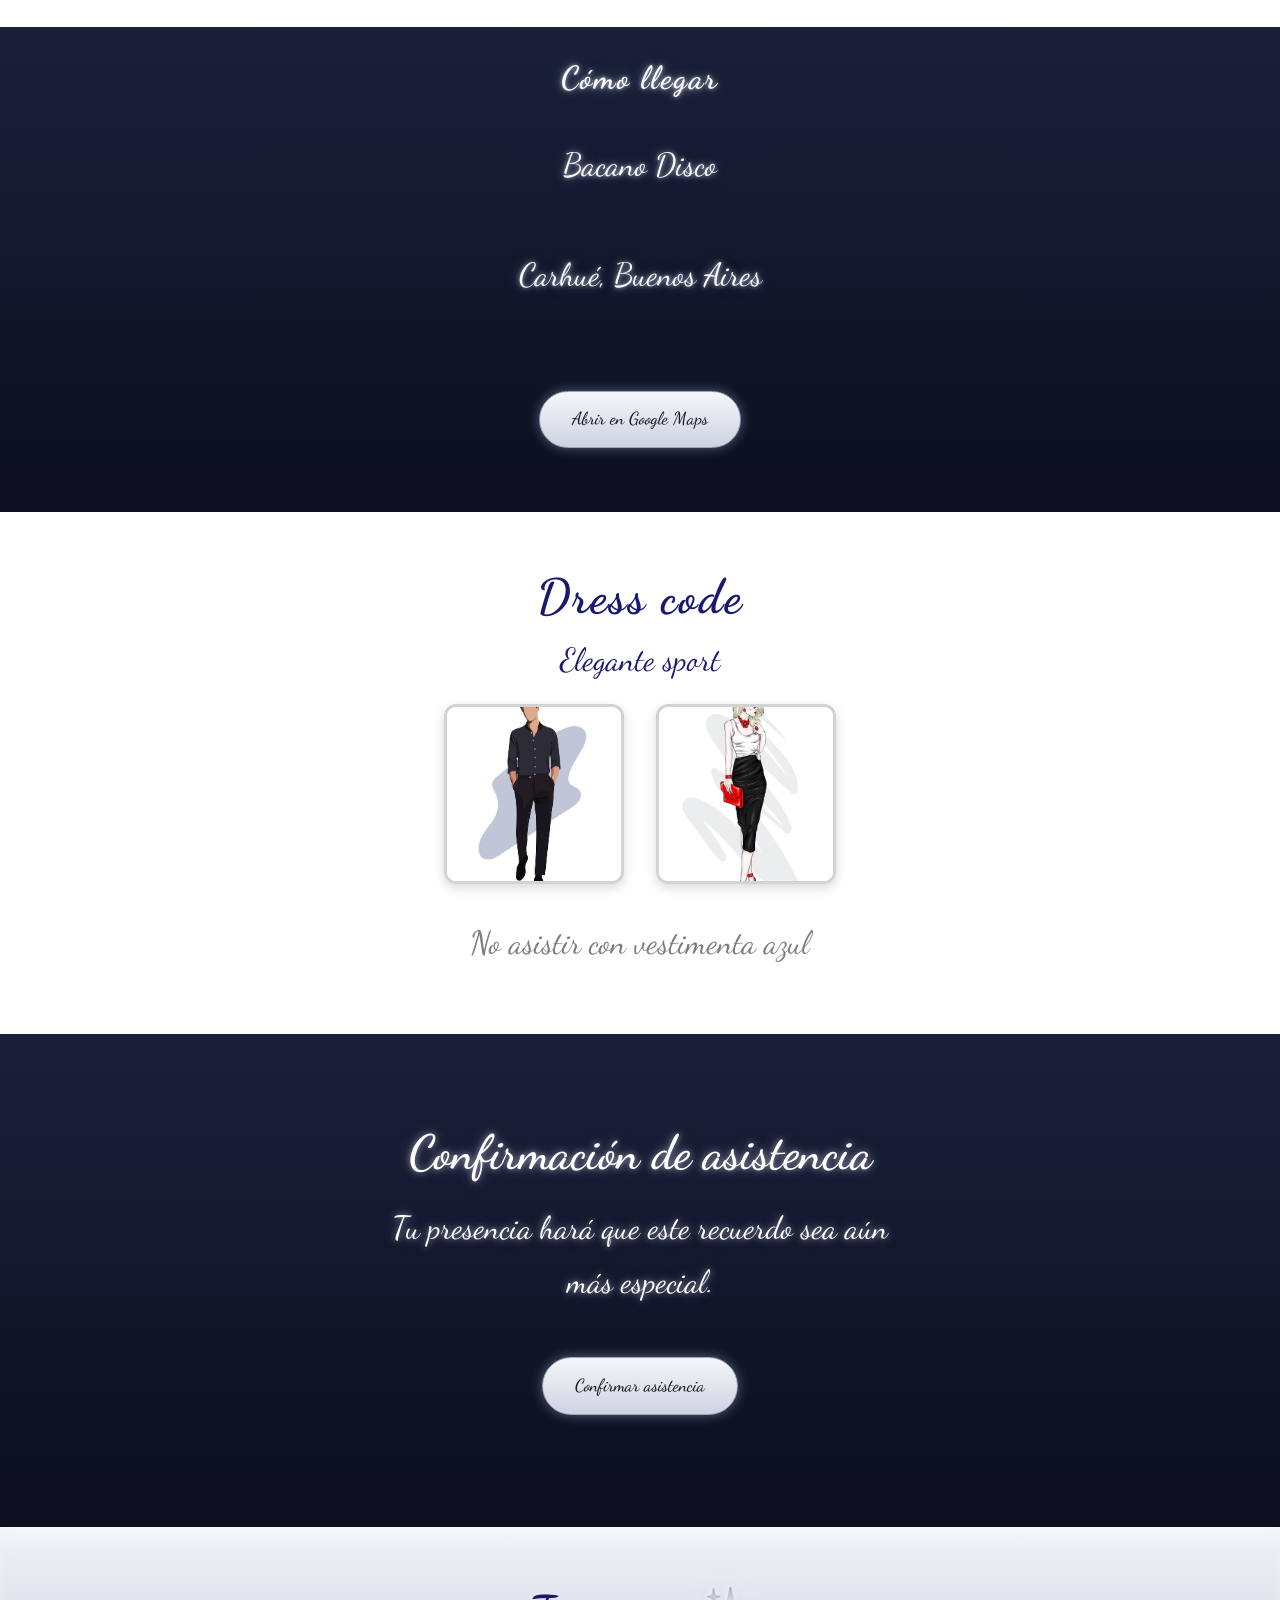
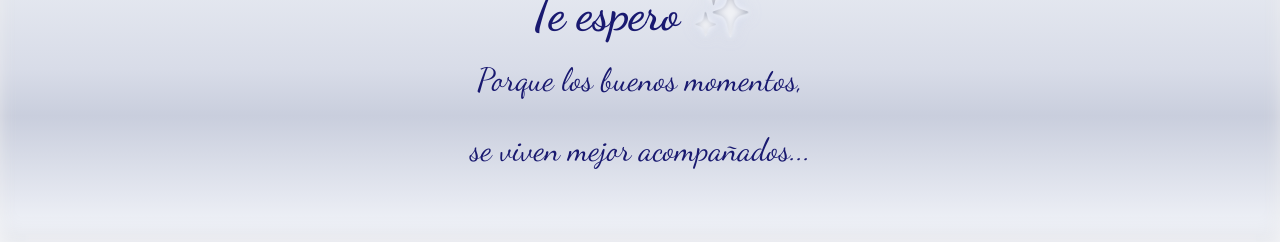
<file: mis-15/index.html>
<!doctype html>
<html lang="en">
  <head>
    <meta charset="UTF-8" />
    <meta name="viewport" content="width=device-width, initial-scale=1.0" />
    <title> Invitacion a mis 15, Aylin </title>

    <meta property="og:title" content="Invitación a mis 15 - Aylín" />
    <meta property="og:description" content="Te espero para celebrar mis 15 años 🎉✨" />
    <meta property="og:type" content="website" />
    <meta property="og:url" content="https://daianapoza.github.io/invitacion-mis-15/" />


    <link
  rel="stylesheet"
  href="https://cdn.jsdelivr.net/npm/bootstrap-icons@1.11.3/font/bootstrap-icons.min.css"
  href="https://fonts.googleapis.com/css2?family=Playfair+Display:wght@400;600;700&family=Great+Vibes&display=swap" rel="stylesheet">


    <script type="module" crossorigin src="/mis-15/assets/index-DA2KqLcG.js"></script>
    <link rel="stylesheet" crossorigin href="/mis-15/assets/index-BQ22WLu3.css">
  </head>

  <body>
    <div id="root"></div>
  </body>




</html>
</file>
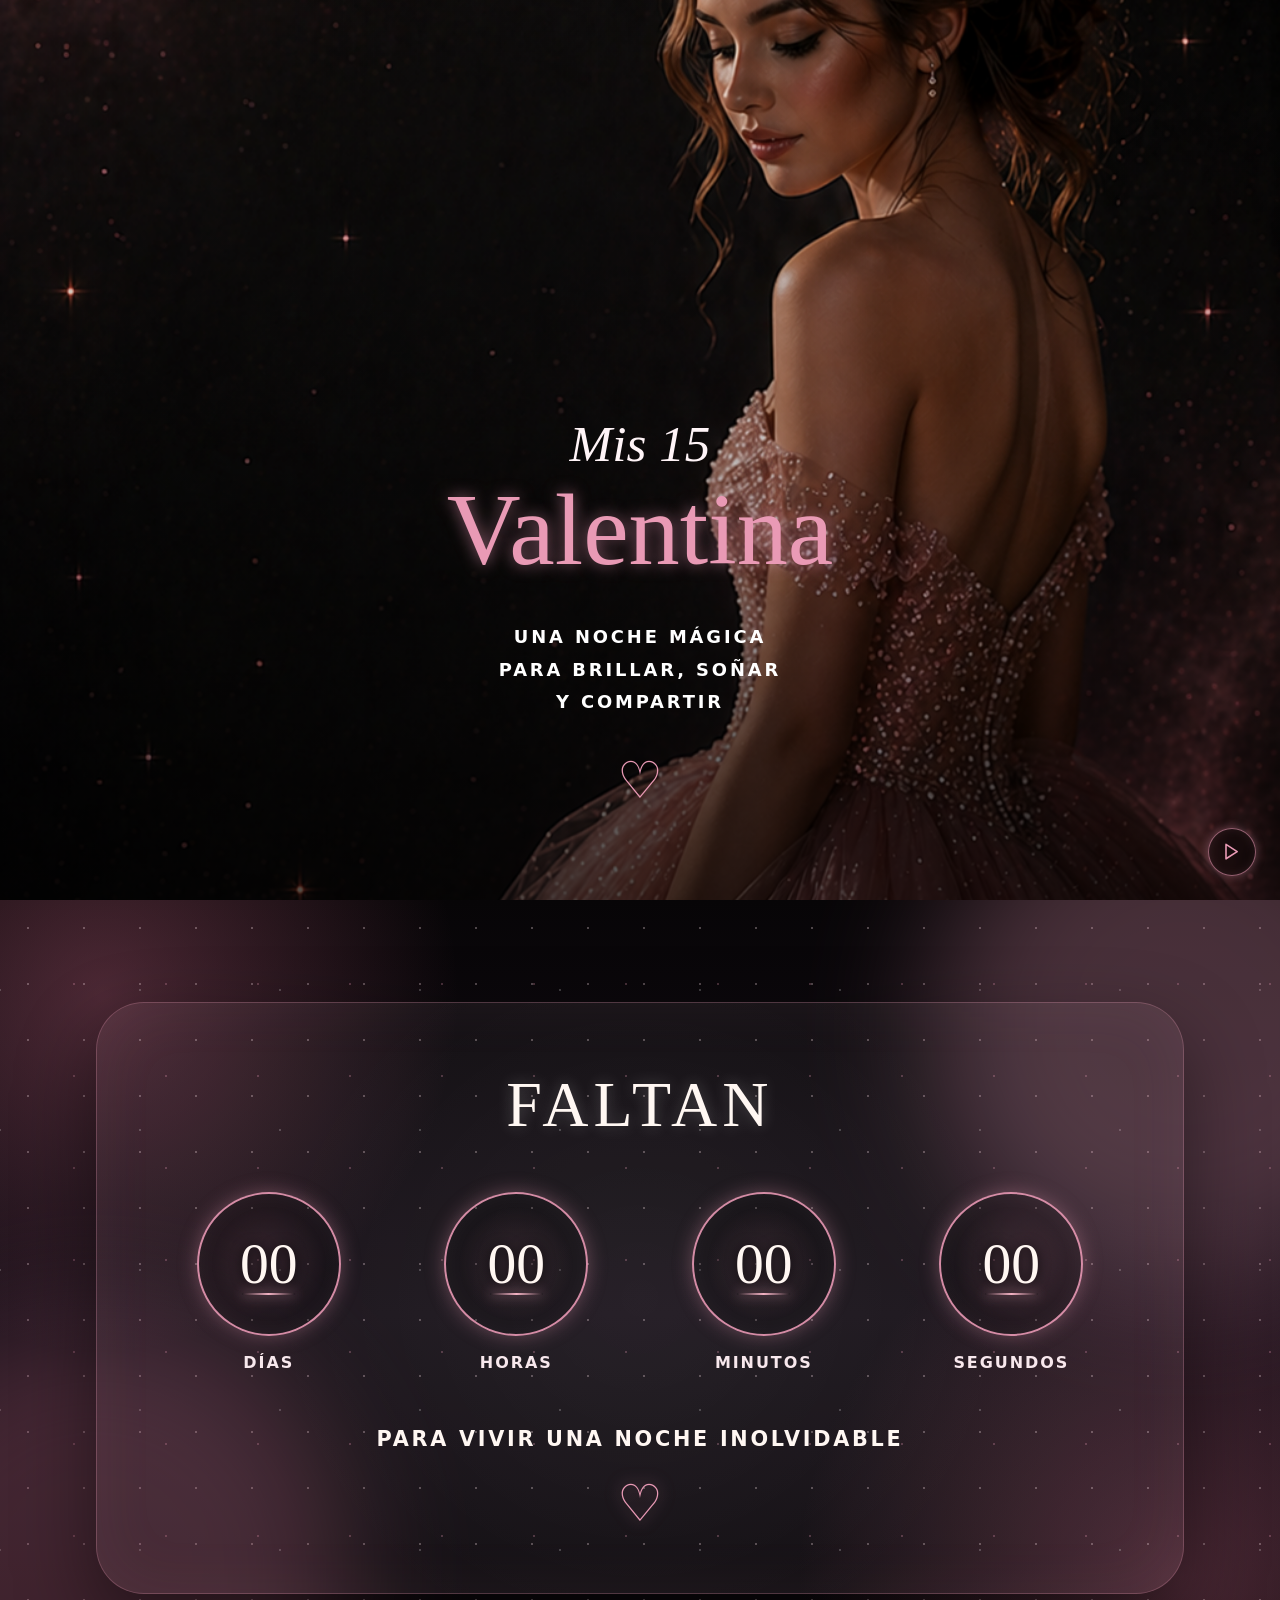
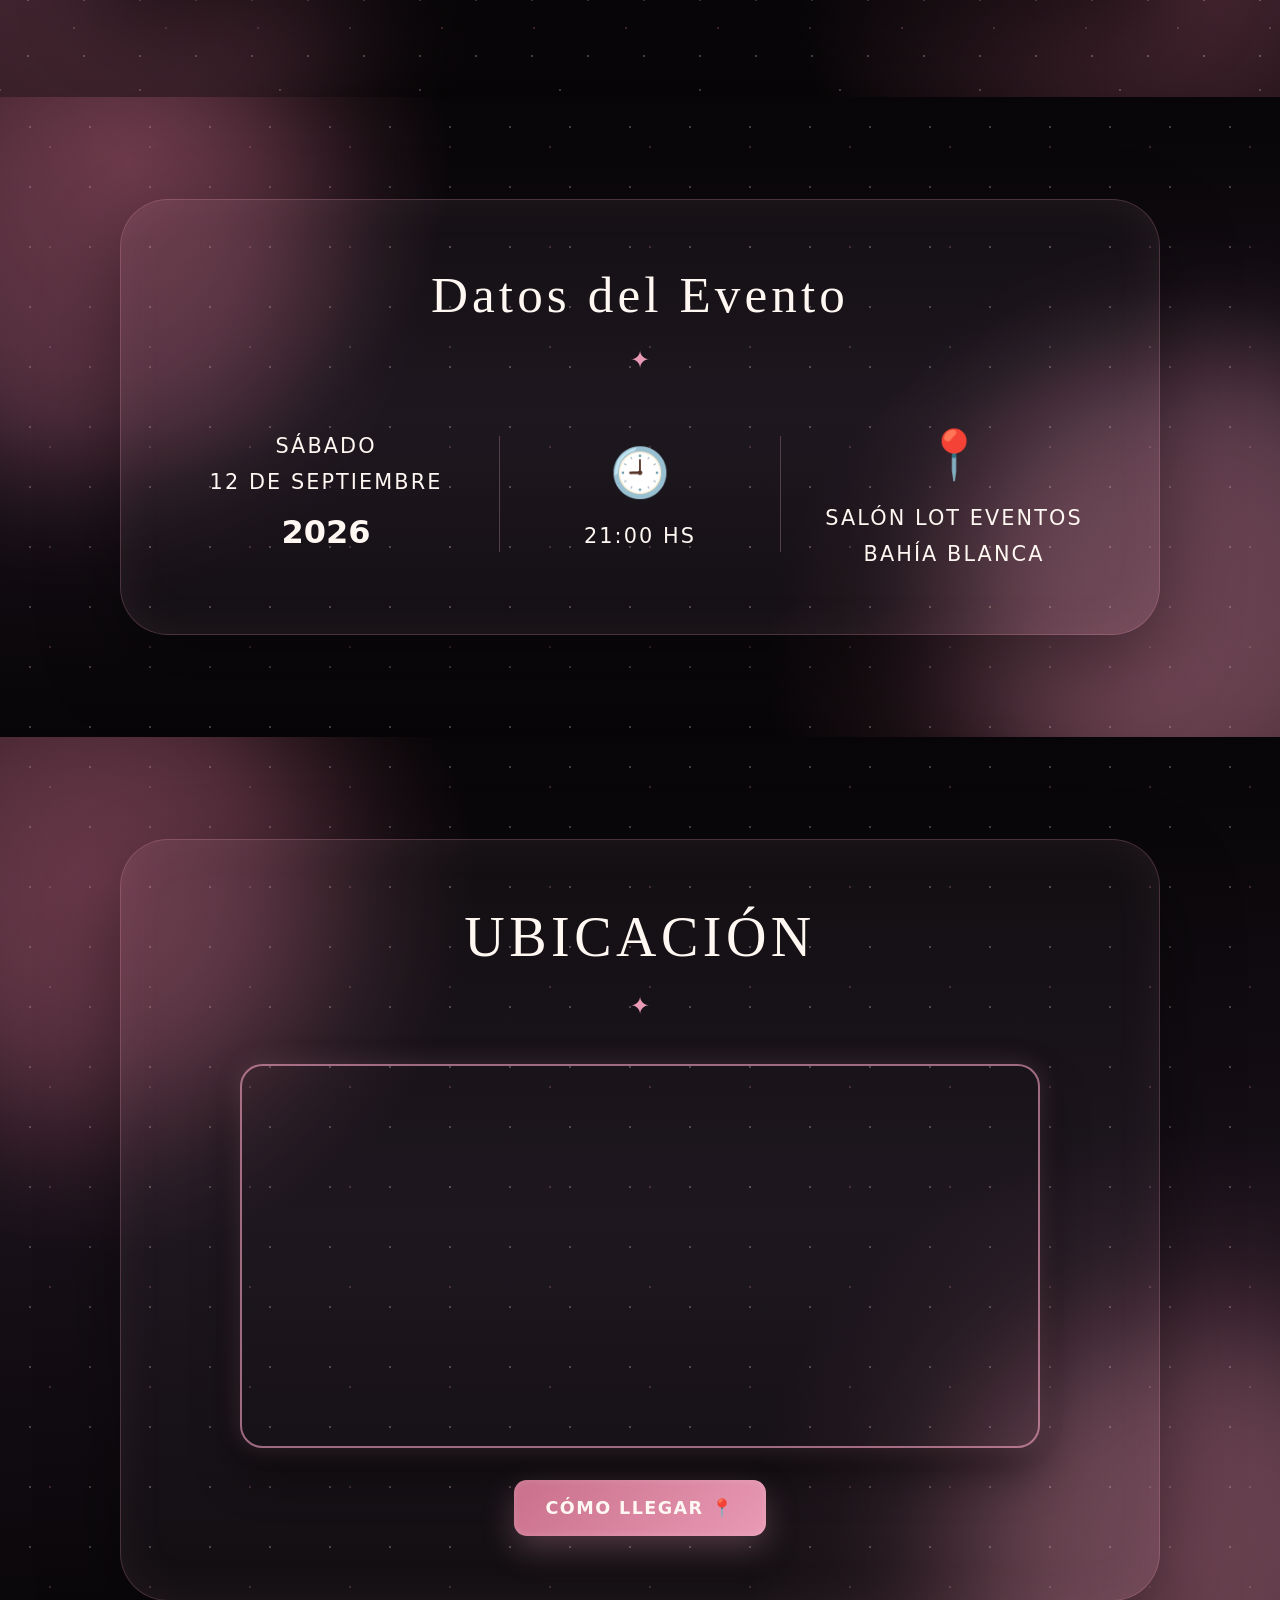
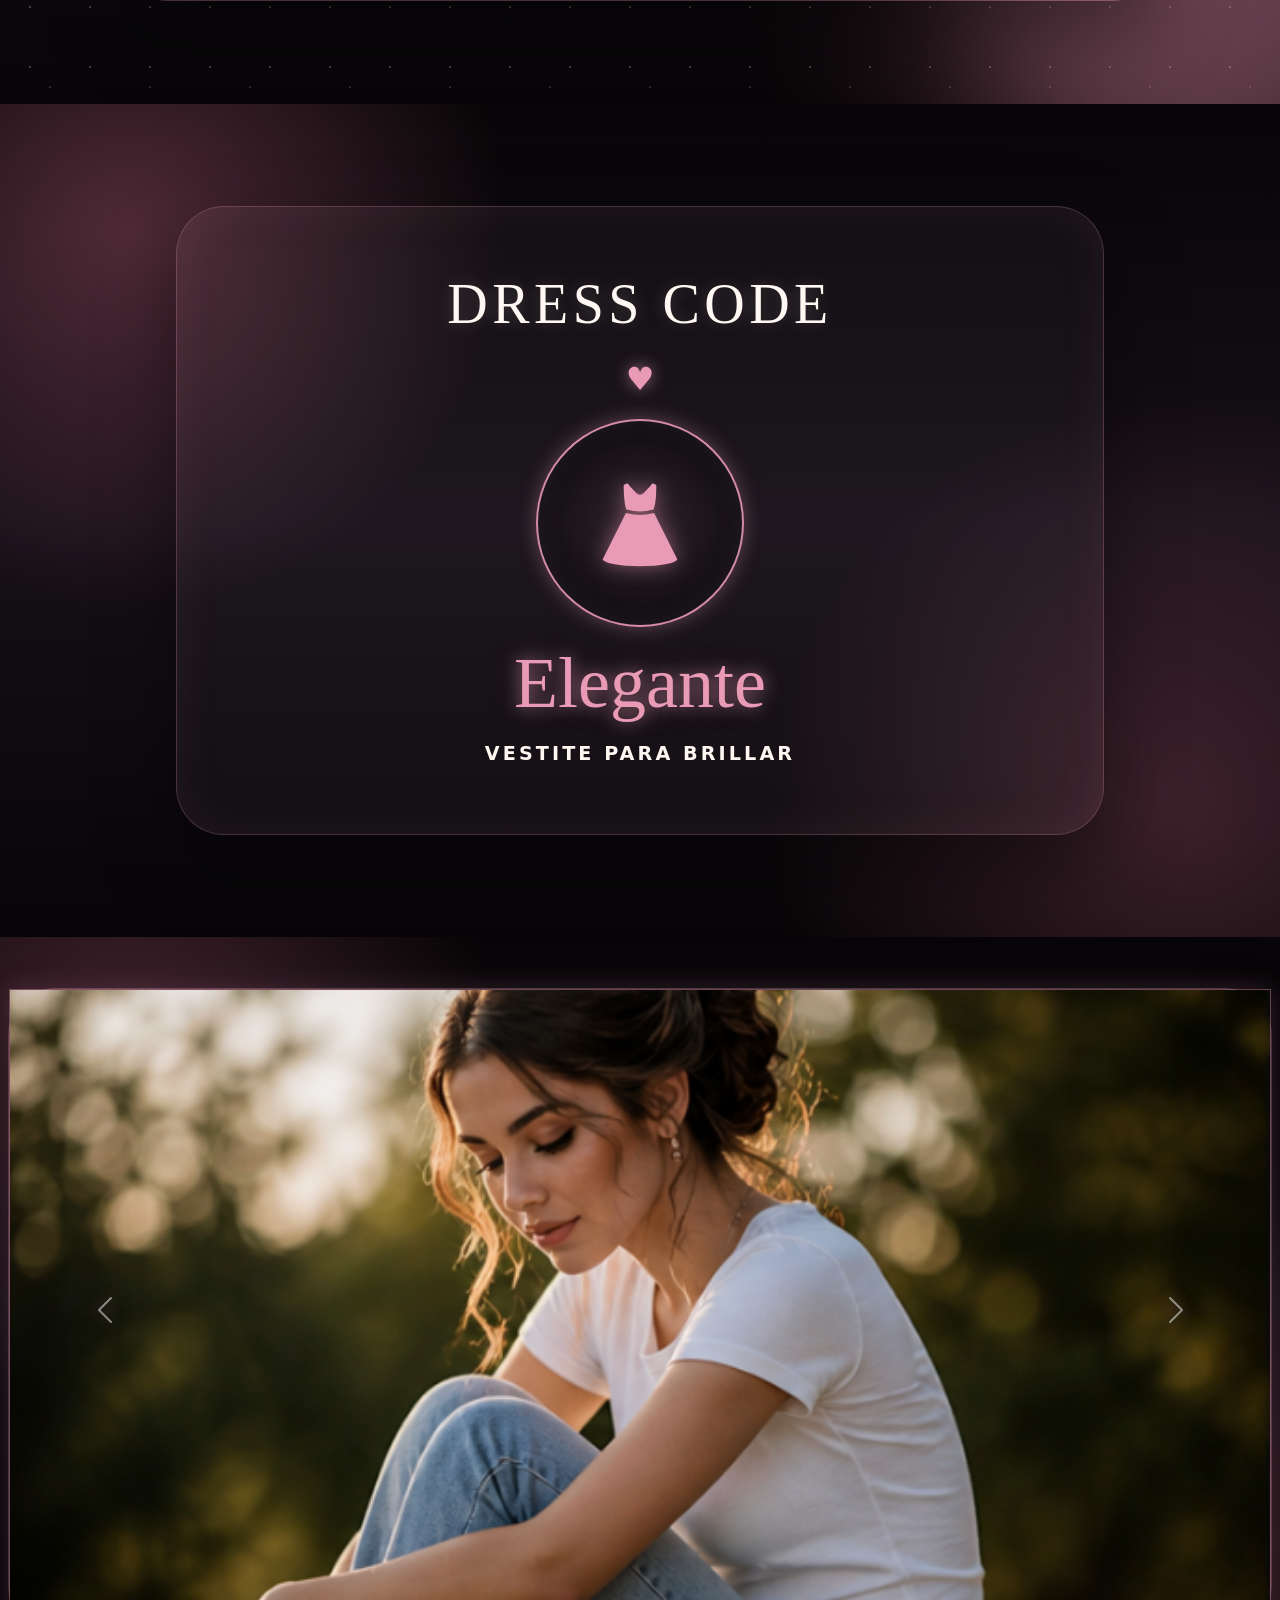
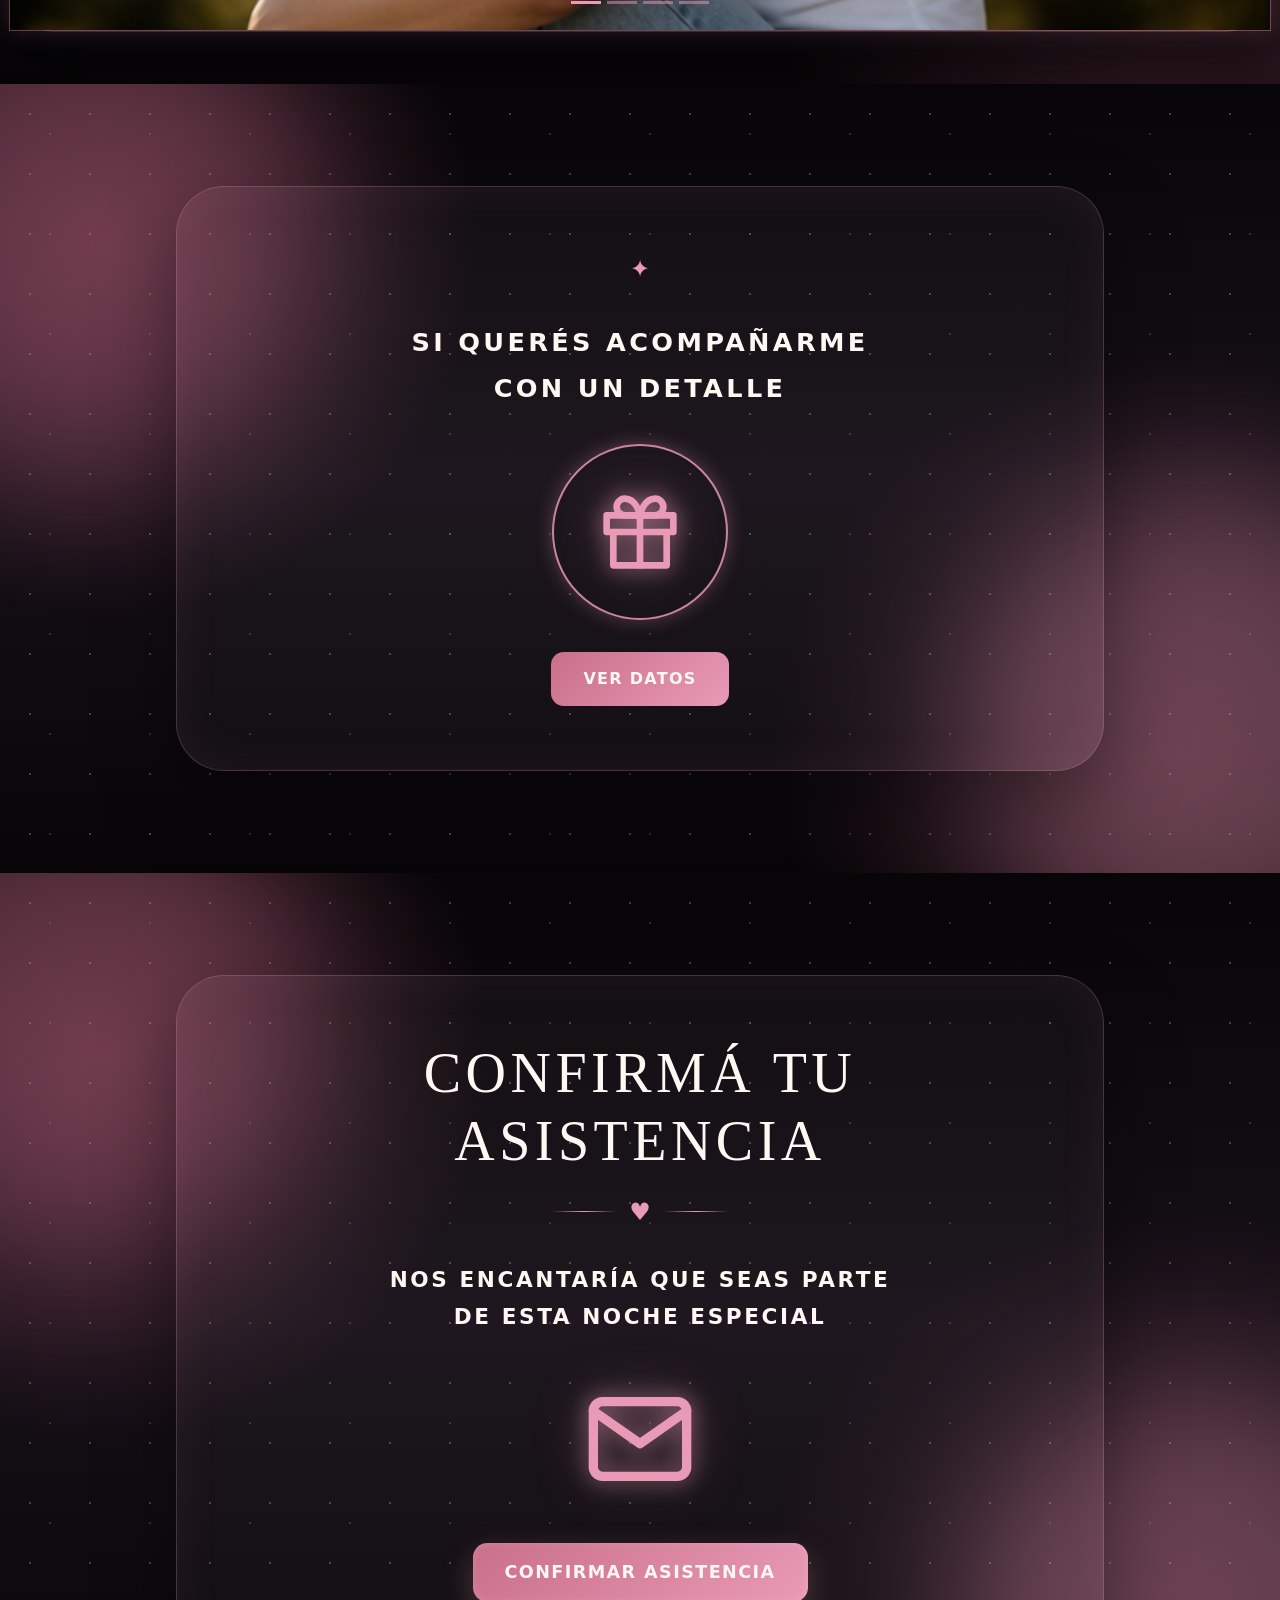
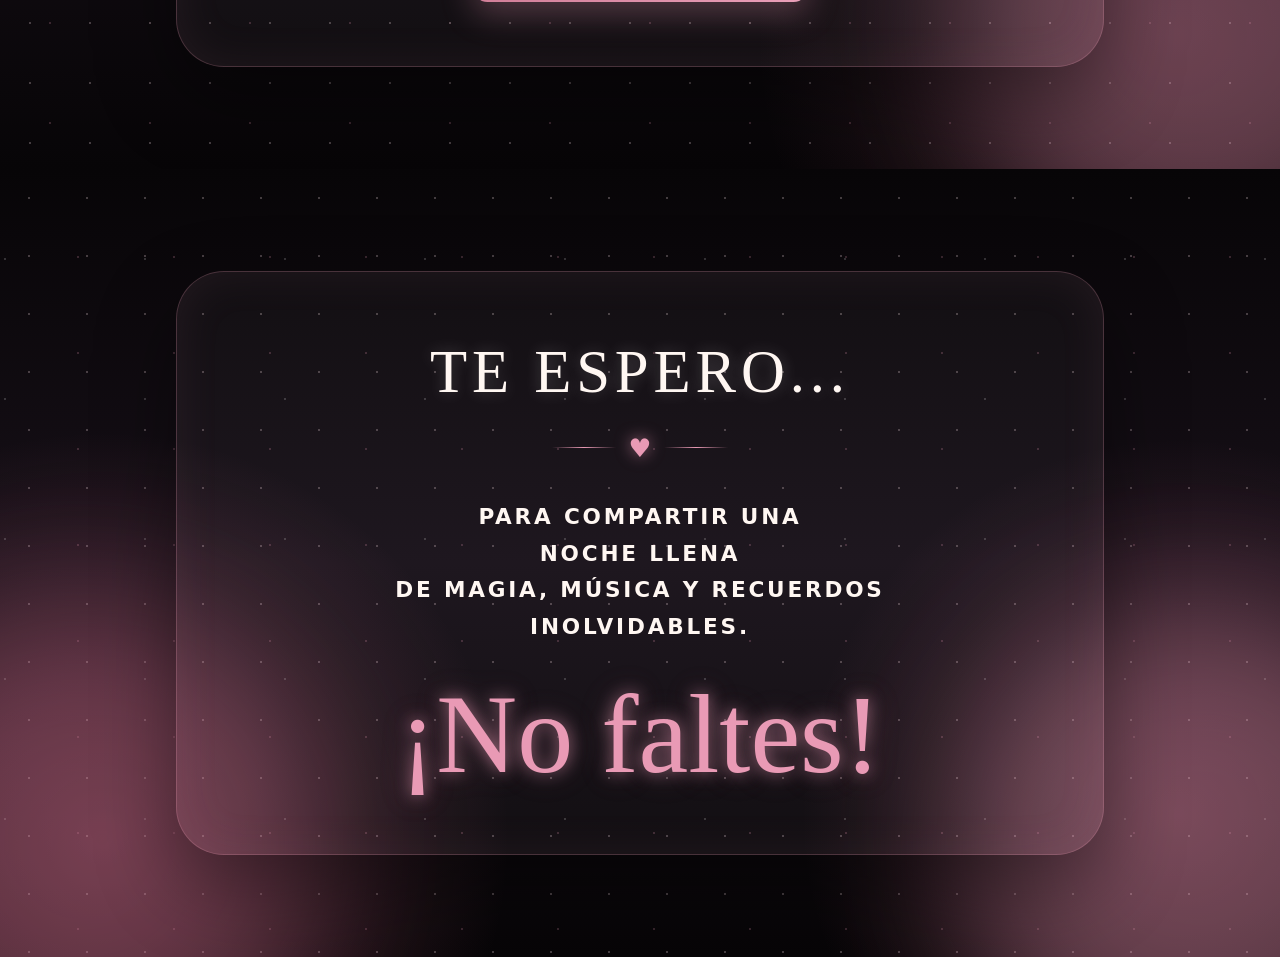
<file: mis15-3/index.html>
<!doctype html>
<html lang="en">
  <head>
    <meta charset="UTF-8" />
    <meta name="viewport" content="width=device-width, initial-scale=1.0" />
    <title> Invitacion a mis 15, Aylin </title>

    <meta property="og:title" content="Invitación a mis 15 - Aylín" />
    <meta property="og:description" content="Te espero para celebrar mis 15 años 🎉✨" />
    <meta property="og:type" content="website" />
    <meta property="og:url" content="https://daianapoza.github.io/invitacion-mis-15/" />


    <link
  rel="stylesheet"
  href="https://cdn.jsdelivr.net/npm/bootstrap-icons@1.11.3/font/bootstrap-icons.min.css"
  href="https://fonts.googleapis.com/css2?family=Playfair+Display:wght@400;600;700&family=Great+Vibes&display=swap" rel="stylesheet">


    <script type="module" crossorigin src="/mis15-3/assets/index-DEXNPkYq.js"></script>
    <link rel="stylesheet" crossorigin href="/mis15-3/assets/index-Ps1GDtDs.css">
  </head>

  <body>
    <div id="root"></div>
  </body>




</html>
</file>
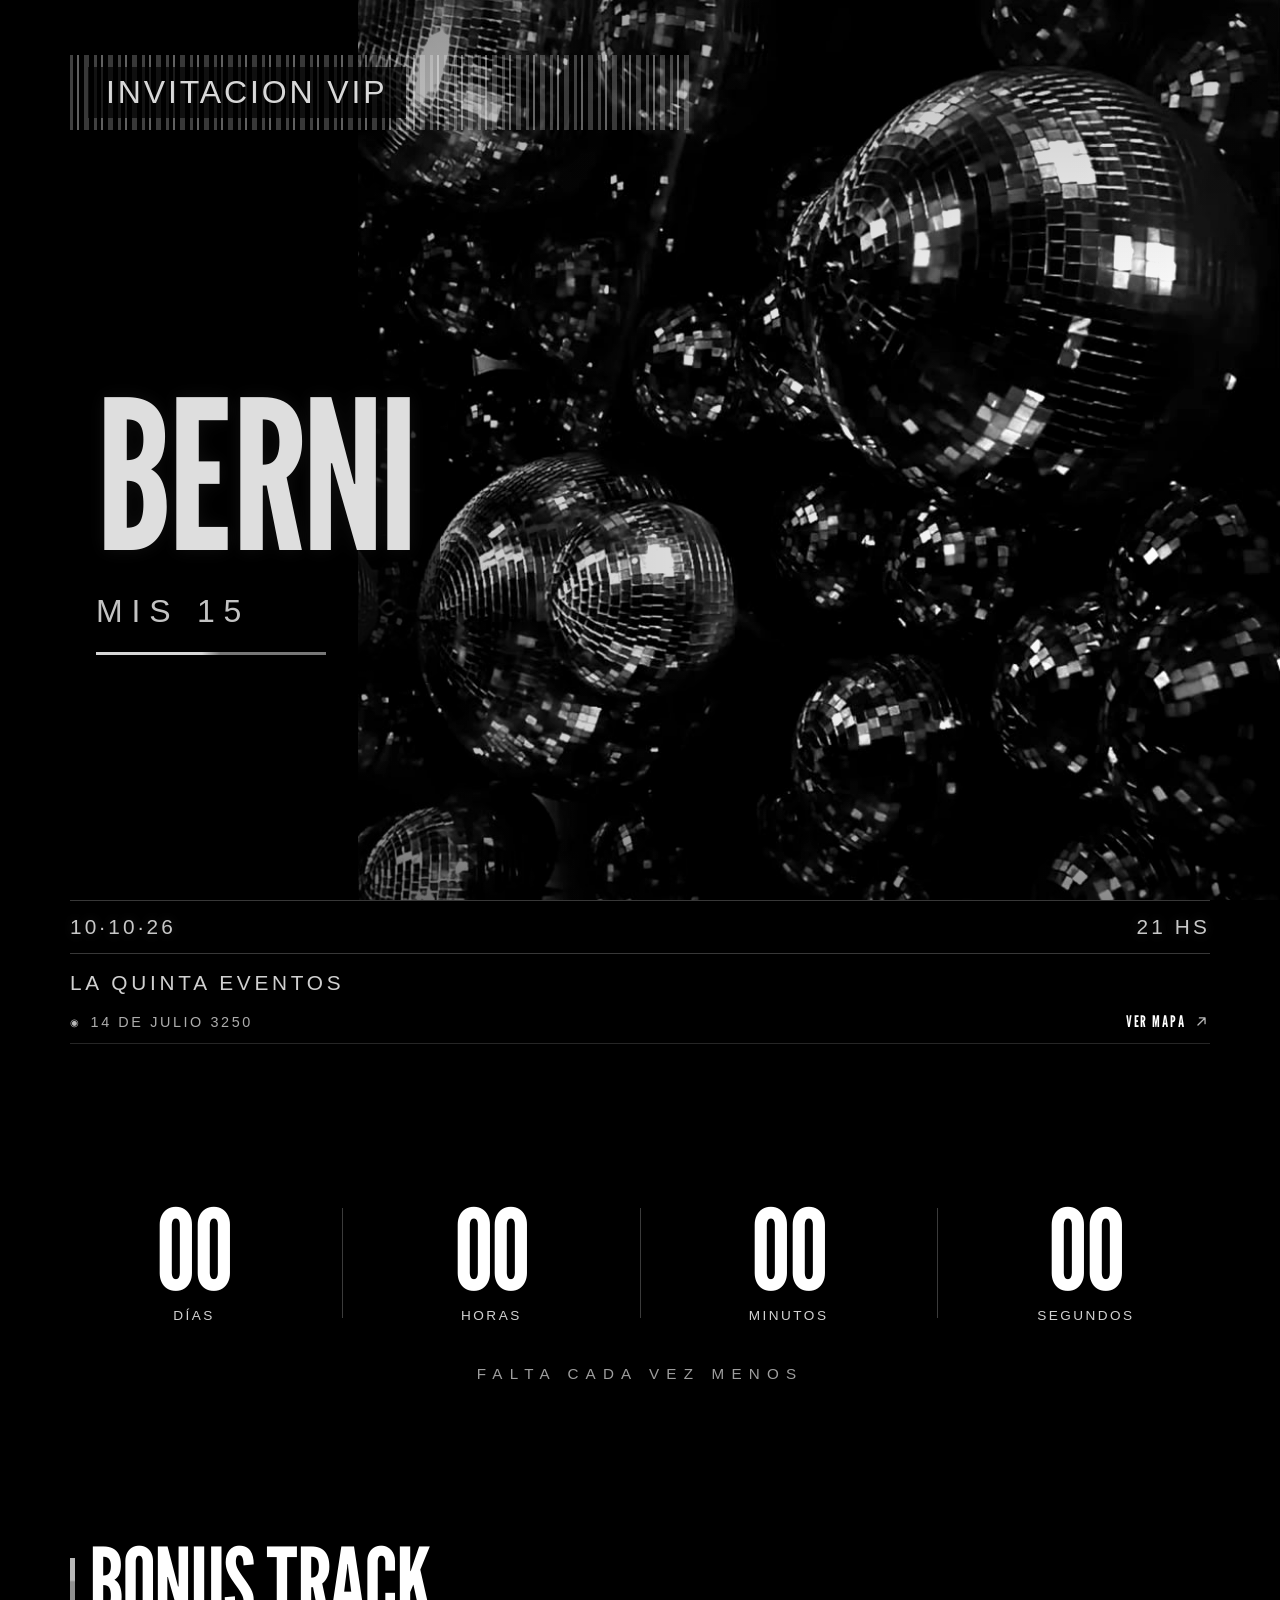
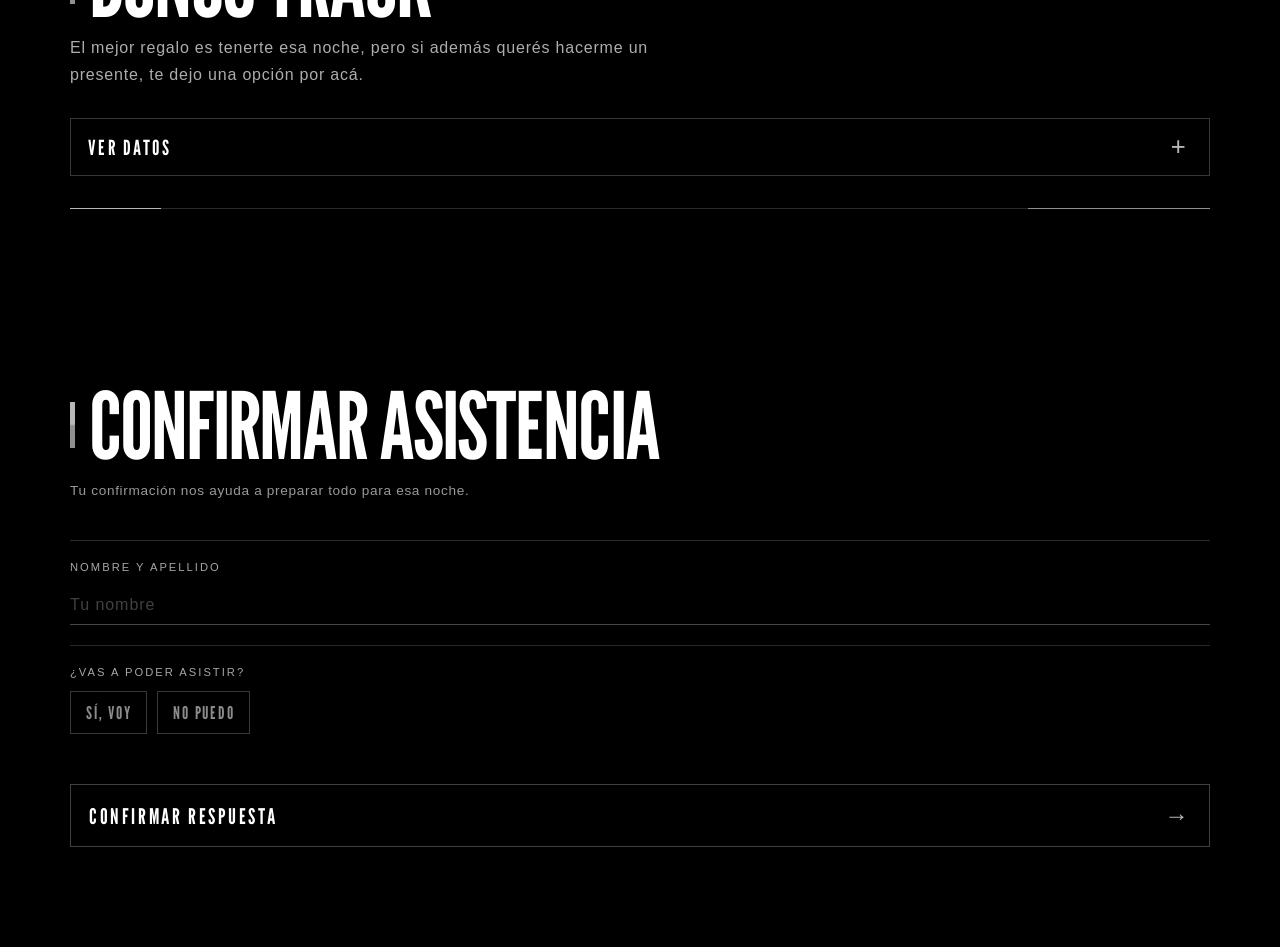
<file: mis15-berni/index.html>
<!doctype html>
<html lang="en">
  <head>
    <meta charset="UTF-8" />
    <meta name="viewport" content="width=device-width, initial-scale=1.0" />
    <title>Mis15-Berni</title>
    <script type="module" crossorigin src="/mis15-berni/assets/index-CJ_ime3l.js"></script>
    <link rel="stylesheet" crossorigin href="/mis15-berni/assets/index-CRVOEJQn.css">
  </head>
  <body>
    <div id="root"></div>
  </body>
</html>
</file>
<file: boda-blackwhite/assets/index-CQZGGeOW.css>
@charset "UTF-8";@import"https://fonts.googleapis.com/css2?family=Dancing+Script:wght@400;500;600&display=swap";:root{font-family:system-ui,Avenir,Helvetica,Arial,sans-serif;line-height:1.5;font-weight:400;color-scheme:light dark;color:#ffffffde;background-color:#242424;font-synthesis:none;text-rendering:optimizeLegibility;-webkit-font-smoothing:antialiased;-moz-osx-font-smoothing:grayscale}a{font-weight:500;color:#646cff;text-decoration:inherit}a:hover{color:#535bf2}body{margin:0;display:flex;place-items:center;min-width:320px;min-height:100vh}h1{font-size:3.2em;line-height:1.1}button{border-radius:8px;border:1px solid transparent;padding:.6em 1.2em;font-size:1em;font-weight:500;font-family:inherit;background-color:#1a1a1a;cursor:pointer;transition:border-color .25s}button:hover{border-color:#646cff}button:focus,button:focus-visible{outline:4px auto -webkit-focus-ring-color}@media (prefers-color-scheme: light){:root{color:#213547;background-color:#fff}a:hover{color:#747bff}button{background-color:#f9f9f9}}/*!
 * Bootstrap  v5.3.8 (https://getbootstrap.com/)
 * Copyright 2011-2025 The Bootstrap Authors
 * Licensed under MIT (https://github.com/twbs/bootstrap/blob/main/LICENSE)
 */:root,[data-bs-theme=light]{--bs-blue:#0d6efd;--bs-indigo:#6610f2;--bs-purple:#6f42c1;--bs-pink:#d63384;--bs-red:#dc3545;--bs-orange:#fd7e14;--bs-yellow:#ffc107;--bs-green:#198754;--bs-teal:#20c997;--bs-cyan:#0dcaf0;--bs-black:#000;--bs-white:#fff;--bs-gray:#6c757d;--bs-gray-dark:#343a40;--bs-gray-100:#f8f9fa;--bs-gray-200:#e9ecef;--bs-gray-300:#dee2e6;--bs-gray-400:#ced4da;--bs-gray-500:#adb5bd;--bs-gray-600:#6c757d;--bs-gray-700:#495057;--bs-gray-800:#343a40;--bs-gray-900:#212529;--bs-primary:#0d6efd;--bs-secondary:#6c757d;--bs-success:#198754;--bs-info:#0dcaf0;--bs-warning:#ffc107;--bs-danger:#dc3545;--bs-light:#f8f9fa;--bs-dark:#212529;--bs-primary-rgb:13,110,253;--bs-secondary-rgb:108,117,125;--bs-success-rgb:25,135,84;--bs-info-rgb:13,202,240;--bs-warning-rgb:255,193,7;--bs-danger-rgb:220,53,69;--bs-light-rgb:248,249,250;--bs-dark-rgb:33,37,41;--bs-primary-text-emphasis:#052c65;--bs-secondary-text-emphasis:#2b2f32;--bs-success-text-emphasis:#0a3622;--bs-info-text-emphasis:#055160;--bs-warning-text-emphasis:#664d03;--bs-danger-text-emphasis:#58151c;--bs-light-text-emphasis:#495057;--bs-dark-text-emphasis:#495057;--bs-primary-bg-subtle:#cfe2ff;--bs-secondary-bg-subtle:#e2e3e5;--bs-success-bg-subtle:#d1e7dd;--bs-info-bg-subtle:#cff4fc;--bs-warning-bg-subtle:#fff3cd;--bs-danger-bg-subtle:#f8d7da;--bs-light-bg-subtle:#fcfcfd;--bs-dark-bg-subtle:#ced4da;--bs-primary-border-subtle:#9ec5fe;--bs-secondary-border-subtle:#c4c8cb;--bs-success-border-subtle:#a3cfbb;--bs-info-border-subtle:#9eeaf9;--bs-warning-border-subtle:#ffe69c;--bs-danger-border-subtle:#f1aeb5;--bs-light-border-subtle:#e9ecef;--bs-dark-border-subtle:#adb5bd;--bs-white-rgb:255,255,255;--bs-black-rgb:0,0,0;--bs-font-sans-serif:system-ui,-apple-system,"Segoe UI",Roboto,"Helvetica Neue","Noto Sans","Liberation Sans",Arial,sans-serif,"Apple Color Emoji","Segoe UI Emoji","Segoe UI Symbol","Noto Color Emoji";--bs-font-monospace:SFMono-Regular,Menlo,Monaco,Consolas,"Liberation Mono","Courier New",monospace;--bs-gradient:linear-gradient(180deg, rgba(255, 255, 255, .15), rgba(255, 255, 255, 0));--bs-body-font-family:var(--bs-font-sans-serif);--bs-body-font-size:1rem;--bs-body-font-weight:400;--bs-body-line-height:1.5;--bs-body-color:#212529;--bs-body-color-rgb:33,37,41;--bs-body-bg:#fff;--bs-body-bg-rgb:255,255,255;--bs-emphasis-color:#000;--bs-emphasis-color-rgb:0,0,0;--bs-secondary-color:rgba(33, 37, 41, .75);--bs-secondary-color-rgb:33,37,41;--bs-secondary-bg:#e9ecef;--bs-secondary-bg-rgb:233,236,239;--bs-tertiary-color:rgba(33, 37, 41, .5);--bs-tertiary-color-rgb:33,37,41;--bs-tertiary-bg:#f8f9fa;--bs-tertiary-bg-rgb:248,249,250;--bs-heading-color:inherit;--bs-link-color:#0d6efd;--bs-link-color-rgb:13,110,253;--bs-link-decoration:underline;--bs-link-hover-color:#0a58ca;--bs-link-hover-color-rgb:10,88,202;--bs-code-color:#d63384;--bs-highlight-color:#212529;--bs-highlight-bg:#fff3cd;--bs-border-width:1px;--bs-border-style:solid;--bs-border-color:#dee2e6;--bs-border-color-translucent:rgba(0, 0, 0, .175);--bs-border-radius:.375rem;--bs-border-radius-sm:.25rem;--bs-border-radius-lg:.5rem;--bs-border-radius-xl:1rem;--bs-border-radius-xxl:2rem;--bs-border-radius-2xl:var(--bs-border-radius-xxl);--bs-border-radius-pill:50rem;--bs-box-shadow:0 .5rem 1rem rgba(0, 0, 0, .15);--bs-box-shadow-sm:0 .125rem .25rem rgba(0, 0, 0, .075);--bs-box-shadow-lg:0 1rem 3rem rgba(0, 0, 0, .175);--bs-box-shadow-inset:inset 0 1px 2px rgba(0, 0, 0, .075);--bs-focus-ring-width:.25rem;--bs-focus-ring-opacity:.25;--bs-focus-ring-color:rgba(13, 110, 253, .25);--bs-form-valid-color:#198754;--bs-form-valid-border-color:#198754;--bs-form-invalid-color:#dc3545;--bs-form-invalid-border-color:#dc3545}[data-bs-theme=dark]{color-scheme:dark;--bs-body-color:#dee2e6;--bs-body-color-rgb:222,226,230;--bs-body-bg:#212529;--bs-body-bg-rgb:33,37,41;--bs-emphasis-color:#fff;--bs-emphasis-color-rgb:255,255,255;--bs-secondary-color:rgba(222, 226, 230, .75);--bs-secondary-color-rgb:222,226,230;--bs-secondary-bg:#343a40;--bs-secondary-bg-rgb:52,58,64;--bs-tertiary-color:rgba(222, 226, 230, .5);--bs-tertiary-color-rgb:222,226,230;--bs-tertiary-bg:#2b3035;--bs-tertiary-bg-rgb:43,48,53;--bs-primary-text-emphasis:#6ea8fe;--bs-secondary-text-emphasis:#a7acb1;--bs-success-text-emphasis:#75b798;--bs-info-text-emphasis:#6edff6;--bs-warning-text-emphasis:#ffda6a;--bs-danger-text-emphasis:#ea868f;--bs-light-text-emphasis:#f8f9fa;--bs-dark-text-emphasis:#dee2e6;--bs-primary-bg-subtle:#031633;--bs-secondary-bg-subtle:#161719;--bs-success-bg-subtle:#051b11;--bs-info-bg-subtle:#032830;--bs-warning-bg-subtle:#332701;--bs-danger-bg-subtle:#2c0b0e;--bs-light-bg-subtle:#343a40;--bs-dark-bg-subtle:#1a1d20;--bs-primary-border-subtle:#084298;--bs-secondary-border-subtle:#41464b;--bs-success-border-subtle:#0f5132;--bs-info-border-subtle:#087990;--bs-warning-border-subtle:#997404;--bs-danger-border-subtle:#842029;--bs-light-border-subtle:#495057;--bs-dark-border-subtle:#343a40;--bs-heading-color:inherit;--bs-link-color:#6ea8fe;--bs-link-hover-color:#8bb9fe;--bs-link-color-rgb:110,168,254;--bs-link-hover-color-rgb:139,185,254;--bs-code-color:#e685b5;--bs-highlight-color:#dee2e6;--bs-highlight-bg:#664d03;--bs-border-color:#495057;--bs-border-color-translucent:rgba(255, 255, 255, .15);--bs-form-valid-color:#75b798;--bs-form-valid-border-color:#75b798;--bs-form-invalid-color:#ea868f;--bs-form-invalid-border-color:#ea868f}*,:after,:before{box-sizing:border-box}@media (prefers-reduced-motion:no-preference){:root{scroll-behavior:smooth}}body{margin:0;font-family:var(--bs-body-font-family);font-size:var(--bs-body-font-size);font-weight:var(--bs-body-font-weight);line-height:var(--bs-body-line-height);color:var(--bs-body-color);text-align:var(--bs-body-text-align);background-color:var(--bs-body-bg);-webkit-text-size-adjust:100%;-webkit-tap-highlight-color:transparent}hr{margin:1rem 0;color:inherit;border:0;border-top:var(--bs-border-width) solid;opacity:.25}.h1,.h2,.h3,.h4,.h5,.h6,h1,h2,h3,h4,h5,h6{margin-top:0;margin-bottom:.5rem;font-weight:500;line-height:1.2;color:var(--bs-heading-color)}.h1,h1{font-size:calc(1.375rem + 1.5vw)}@media (min-width:1200px){.h1,h1{font-size:2.5rem}}.h2,h2{font-size:calc(1.325rem + .9vw)}@media (min-width:1200px){.h2,h2{font-size:2rem}}.h3,h3{font-size:calc(1.3rem + .6vw)}@media (min-width:1200px){.h3,h3{font-size:1.75rem}}.h4,h4{font-size:calc(1.275rem + .3vw)}@media (min-width:1200px){.h4,h4{font-size:1.5rem}}.h5,h5{font-size:1.25rem}.h6,h6{font-size:1rem}p{margin-top:0;margin-bottom:1rem}abbr[title]{-webkit-text-decoration:underline dotted;text-decoration:underline dotted;cursor:help;-webkit-text-decoration-skip-ink:none;text-decoration-skip-ink:none}address{margin-bottom:1rem;font-style:normal;line-height:inherit}ol,ul{padding-left:2rem}dl,ol,ul{margin-top:0;margin-bottom:1rem}ol ol,ol ul,ul ol,ul ul{margin-bottom:0}dt{font-weight:700}dd{margin-bottom:.5rem;margin-left:0}blockquote{margin:0 0 1rem}b,strong{font-weight:bolder}.small,small{font-size:.875em}.mark,mark{padding:.1875em;color:var(--bs-highlight-color);background-color:var(--bs-highlight-bg)}sub,sup{position:relative;font-size:.75em;line-height:0;vertical-align:baseline}sub{bottom:-.25em}sup{top:-.5em}a{color:rgba(var(--bs-link-color-rgb),var(--bs-link-opacity,1));text-decoration:underline}a:hover{--bs-link-color-rgb:var(--bs-link-hover-color-rgb)}a:not([href]):not([class]),a:not([href]):not([class]):hover{color:inherit;text-decoration:none}code,kbd,pre,samp{font-family:var(--bs-font-monospace);font-size:1em}pre{display:block;margin-top:0;margin-bottom:1rem;overflow:auto;font-size:.875em}pre code{font-size:inherit;color:inherit;word-break:normal}code{font-size:.875em;color:var(--bs-code-color);word-wrap:break-word}a>code{color:inherit}kbd{padding:.1875rem .375rem;font-size:.875em;color:var(--bs-body-bg);background-color:var(--bs-body-color);border-radius:.25rem}kbd kbd{padding:0;font-size:1em}figure{margin:0 0 1rem}img,svg{vertical-align:middle}table{caption-side:bottom;border-collapse:collapse}caption{padding-top:.5rem;padding-bottom:.5rem;color:var(--bs-secondary-color);text-align:left}th{text-align:inherit;text-align:-webkit-match-parent}tbody,td,tfoot,th,thead,tr{border-color:inherit;border-style:solid;border-width:0}label{display:inline-block}button{border-radius:0}button:focus:not(:focus-visible){outline:0}button,input,optgroup,select,textarea{margin:0;font-family:inherit;font-size:inherit;line-height:inherit}button,select{text-transform:none}[role=button]{cursor:pointer}select{word-wrap:normal}select:disabled{opacity:1}[list]:not([type=date]):not([type=datetime-local]):not([type=month]):not([type=week]):not([type=time])::-webkit-calendar-picker-indicator{display:none!important}[type=button],[type=reset],[type=submit],button{-webkit-appearance:button}[type=button]:not(:disabled),[type=reset]:not(:disabled),[type=submit]:not(:disabled),button:not(:disabled){cursor:pointer}::-moz-focus-inner{padding:0;border-style:none}textarea{resize:vertical}fieldset{min-width:0;padding:0;margin:0;border:0}legend{float:left;width:100%;padding:0;margin-bottom:.5rem;line-height:inherit;font-size:calc(1.275rem + .3vw)}@media (min-width:1200px){legend{font-size:1.5rem}}legend+*{clear:left}::-webkit-datetime-edit-day-field,::-webkit-datetime-edit-fields-wrapper,::-webkit-datetime-edit-hour-field,::-webkit-datetime-edit-minute,::-webkit-datetime-edit-month-field,::-webkit-datetime-edit-text,::-webkit-datetime-edit-year-field{padding:0}::-webkit-inner-spin-button{height:auto}[type=search]{-webkit-appearance:textfield;outline-offset:-2px}[type=search]::-webkit-search-cancel-button{cursor:pointer;filter:grayscale(1)}::-webkit-search-decoration{-webkit-appearance:none}::-webkit-color-swatch-wrapper{padding:0}::-webkit-file-upload-button{font:inherit;-webkit-appearance:button}::file-selector-button{font:inherit;-webkit-appearance:button}output{display:inline-block}iframe{border:0}summary{display:list-item;cursor:pointer}progress{vertical-align:baseline}[hidden]{display:none!important}.lead{font-size:1.25rem;font-weight:300}.display-1{font-weight:300;line-height:1.2;font-size:calc(1.625rem + 4.5vw)}@media (min-width:1200px){.display-1{font-size:5rem}}.display-2{font-weight:300;line-height:1.2;font-size:calc(1.575rem + 3.9vw)}@media (min-width:1200px){.display-2{font-size:4.5rem}}.display-3{font-weight:300;line-height:1.2;font-size:calc(1.525rem + 3.3vw)}@media (min-width:1200px){.display-3{font-size:4rem}}.display-4{font-weight:300;line-height:1.2;font-size:calc(1.475rem + 2.7vw)}@media (min-width:1200px){.display-4{font-size:3.5rem}}.display-5{font-weight:300;line-height:1.2;font-size:calc(1.425rem + 2.1vw)}@media (min-width:1200px){.display-5{font-size:3rem}}.display-6{font-weight:300;line-height:1.2;font-size:calc(1.375rem + 1.5vw)}@media (min-width:1200px){.display-6{font-size:2.5rem}}.list-unstyled,.list-inline{padding-left:0;list-style:none}.list-inline-item{display:inline-block}.list-inline-item:not(:last-child){margin-right:.5rem}.initialism{font-size:.875em;text-transform:uppercase}.blockquote{margin-bottom:1rem;font-size:1.25rem}.blockquote>:last-child{margin-bottom:0}.blockquote-footer{margin-top:-1rem;margin-bottom:1rem;font-size:.875em;color:#6c757d}.blockquote-footer:before{content:"— "}.img-fluid{max-width:100%;height:auto}.img-thumbnail{padding:.25rem;background-color:var(--bs-body-bg);border:var(--bs-border-width) solid var(--bs-border-color);border-radius:var(--bs-border-radius);max-width:100%;height:auto}.figure{display:inline-block}.figure-img{margin-bottom:.5rem;line-height:1}.figure-caption{font-size:.875em;color:var(--bs-secondary-color)}.container,.container-fluid,.container-lg,.container-md,.container-sm,.container-xl,.container-xxl{--bs-gutter-x:1.5rem;--bs-gutter-y:0;width:100%;padding-right:calc(var(--bs-gutter-x) * .5);padding-left:calc(var(--bs-gutter-x) * .5);margin-right:auto;margin-left:auto}@media (min-width:576px){.container,.container-sm{max-width:540px}}@media (min-width:768px){.container,.container-md,.container-sm{max-width:720px}}@media (min-width:992px){.container,.container-lg,.container-md,.container-sm{max-width:960px}}@media (min-width:1200px){.container,.container-lg,.container-md,.container-sm,.container-xl{max-width:1140px}}@media (min-width:1400px){.container,.container-lg,.container-md,.container-sm,.container-xl,.container-xxl{max-width:1320px}}:root{--bs-breakpoint-xs:0;--bs-breakpoint-sm:576px;--bs-breakpoint-md:768px;--bs-breakpoint-lg:992px;--bs-breakpoint-xl:1200px;--bs-breakpoint-xxl:1400px}.row{--bs-gutter-x:1.5rem;--bs-gutter-y:0;display:flex;flex-wrap:wrap;margin-top:calc(-1 * var(--bs-gutter-y));margin-right:calc(-.5 * var(--bs-gutter-x));margin-left:calc(-.5 * var(--bs-gutter-x))}.row>*{flex-shrink:0;width:100%;max-width:100%;padding-right:calc(var(--bs-gutter-x) * .5);padding-left:calc(var(--bs-gutter-x) * .5);margin-top:var(--bs-gutter-y)}.col{flex:1 0 0}.row-cols-auto>*{flex:0 0 auto;width:auto}.row-cols-1>*{flex:0 0 auto;width:100%}.row-cols-2>*{flex:0 0 auto;width:50%}.row-cols-3>*{flex:0 0 auto;width:33.33333333%}.row-cols-4>*{flex:0 0 auto;width:25%}.row-cols-5>*{flex:0 0 auto;width:20%}.row-cols-6>*{flex:0 0 auto;width:16.66666667%}.col-auto{flex:0 0 auto;width:auto}.col-1{flex:0 0 auto;width:8.33333333%}.col-2{flex:0 0 auto;width:16.66666667%}.col-3{flex:0 0 auto;width:25%}.col-4{flex:0 0 auto;width:33.33333333%}.col-5{flex:0 0 auto;width:41.66666667%}.col-6{flex:0 0 auto;width:50%}.col-7{flex:0 0 auto;width:58.33333333%}.col-8{flex:0 0 auto;width:66.66666667%}.col-9{flex:0 0 auto;width:75%}.col-10{flex:0 0 auto;width:83.33333333%}.col-11{flex:0 0 auto;width:91.66666667%}.col-12{flex:0 0 auto;width:100%}.offset-1{margin-left:8.33333333%}.offset-2{margin-left:16.66666667%}.offset-3{margin-left:25%}.offset-4{margin-left:33.33333333%}.offset-5{margin-left:41.66666667%}.offset-6{margin-left:50%}.offset-7{margin-left:58.33333333%}.offset-8{margin-left:66.66666667%}.offset-9{margin-left:75%}.offset-10{margin-left:83.33333333%}.offset-11{margin-left:91.66666667%}.g-0,.gx-0{--bs-gutter-x:0}.g-0,.gy-0{--bs-gutter-y:0}.g-1,.gx-1{--bs-gutter-x:.25rem}.g-1,.gy-1{--bs-gutter-y:.25rem}.g-2,.gx-2{--bs-gutter-x:.5rem}.g-2,.gy-2{--bs-gutter-y:.5rem}.g-3,.gx-3{--bs-gutter-x:1rem}.g-3,.gy-3{--bs-gutter-y:1rem}.g-4,.gx-4{--bs-gutter-x:1.5rem}.g-4,.gy-4{--bs-gutter-y:1.5rem}.g-5,.gx-5{--bs-gutter-x:3rem}.g-5,.gy-5{--bs-gutter-y:3rem}@media (min-width:576px){.col-sm{flex:1 0 0}.row-cols-sm-auto>*{flex:0 0 auto;width:auto}.row-cols-sm-1>*{flex:0 0 auto;width:100%}.row-cols-sm-2>*{flex:0 0 auto;width:50%}.row-cols-sm-3>*{flex:0 0 auto;width:33.33333333%}.row-cols-sm-4>*{flex:0 0 auto;width:25%}.row-cols-sm-5>*{flex:0 0 auto;width:20%}.row-cols-sm-6>*{flex:0 0 auto;width:16.66666667%}.col-sm-auto{flex:0 0 auto;width:auto}.col-sm-1{flex:0 0 auto;width:8.33333333%}.col-sm-2{flex:0 0 auto;width:16.66666667%}.col-sm-3{flex:0 0 auto;width:25%}.col-sm-4{flex:0 0 auto;width:33.33333333%}.col-sm-5{flex:0 0 auto;width:41.66666667%}.col-sm-6{flex:0 0 auto;width:50%}.col-sm-7{flex:0 0 auto;width:58.33333333%}.col-sm-8{flex:0 0 auto;width:66.66666667%}.col-sm-9{flex:0 0 auto;width:75%}.col-sm-10{flex:0 0 auto;width:83.33333333%}.col-sm-11{flex:0 0 auto;width:91.66666667%}.col-sm-12{flex:0 0 auto;width:100%}.offset-sm-0{margin-left:0}.offset-sm-1{margin-left:8.33333333%}.offset-sm-2{margin-left:16.66666667%}.offset-sm-3{margin-left:25%}.offset-sm-4{margin-left:33.33333333%}.offset-sm-5{margin-left:41.66666667%}.offset-sm-6{margin-left:50%}.offset-sm-7{margin-left:58.33333333%}.offset-sm-8{margin-left:66.66666667%}.offset-sm-9{margin-left:75%}.offset-sm-10{margin-left:83.33333333%}.offset-sm-11{margin-left:91.66666667%}.g-sm-0,.gx-sm-0{--bs-gutter-x:0}.g-sm-0,.gy-sm-0{--bs-gutter-y:0}.g-sm-1,.gx-sm-1{--bs-gutter-x:.25rem}.g-sm-1,.gy-sm-1{--bs-gutter-y:.25rem}.g-sm-2,.gx-sm-2{--bs-gutter-x:.5rem}.g-sm-2,.gy-sm-2{--bs-gutter-y:.5rem}.g-sm-3,.gx-sm-3{--bs-gutter-x:1rem}.g-sm-3,.gy-sm-3{--bs-gutter-y:1rem}.g-sm-4,.gx-sm-4{--bs-gutter-x:1.5rem}.g-sm-4,.gy-sm-4{--bs-gutter-y:1.5rem}.g-sm-5,.gx-sm-5{--bs-gutter-x:3rem}.g-sm-5,.gy-sm-5{--bs-gutter-y:3rem}}@media (min-width:768px){.col-md{flex:1 0 0}.row-cols-md-auto>*{flex:0 0 auto;width:auto}.row-cols-md-1>*{flex:0 0 auto;width:100%}.row-cols-md-2>*{flex:0 0 auto;width:50%}.row-cols-md-3>*{flex:0 0 auto;width:33.33333333%}.row-cols-md-4>*{flex:0 0 auto;width:25%}.row-cols-md-5>*{flex:0 0 auto;width:20%}.row-cols-md-6>*{flex:0 0 auto;width:16.66666667%}.col-md-auto{flex:0 0 auto;width:auto}.col-md-1{flex:0 0 auto;width:8.33333333%}.col-md-2{flex:0 0 auto;width:16.66666667%}.col-md-3{flex:0 0 auto;width:25%}.col-md-4{flex:0 0 auto;width:33.33333333%}.col-md-5{flex:0 0 auto;width:41.66666667%}.col-md-6{flex:0 0 auto;width:50%}.col-md-7{flex:0 0 auto;width:58.33333333%}.col-md-8{flex:0 0 auto;width:66.66666667%}.col-md-9{flex:0 0 auto;width:75%}.col-md-10{flex:0 0 auto;width:83.33333333%}.col-md-11{flex:0 0 auto;width:91.66666667%}.col-md-12{flex:0 0 auto;width:100%}.offset-md-0{margin-left:0}.offset-md-1{margin-left:8.33333333%}.offset-md-2{margin-left:16.66666667%}.offset-md-3{margin-left:25%}.offset-md-4{margin-left:33.33333333%}.offset-md-5{margin-left:41.66666667%}.offset-md-6{margin-left:50%}.offset-md-7{margin-left:58.33333333%}.offset-md-8{margin-left:66.66666667%}.offset-md-9{margin-left:75%}.offset-md-10{margin-left:83.33333333%}.offset-md-11{margin-left:91.66666667%}.g-md-0,.gx-md-0{--bs-gutter-x:0}.g-md-0,.gy-md-0{--bs-gutter-y:0}.g-md-1,.gx-md-1{--bs-gutter-x:.25rem}.g-md-1,.gy-md-1{--bs-gutter-y:.25rem}.g-md-2,.gx-md-2{--bs-gutter-x:.5rem}.g-md-2,.gy-md-2{--bs-gutter-y:.5rem}.g-md-3,.gx-md-3{--bs-gutter-x:1rem}.g-md-3,.gy-md-3{--bs-gutter-y:1rem}.g-md-4,.gx-md-4{--bs-gutter-x:1.5rem}.g-md-4,.gy-md-4{--bs-gutter-y:1.5rem}.g-md-5,.gx-md-5{--bs-gutter-x:3rem}.g-md-5,.gy-md-5{--bs-gutter-y:3rem}}@media (min-width:992px){.col-lg{flex:1 0 0}.row-cols-lg-auto>*{flex:0 0 auto;width:auto}.row-cols-lg-1>*{flex:0 0 auto;width:100%}.row-cols-lg-2>*{flex:0 0 auto;width:50%}.row-cols-lg-3>*{flex:0 0 auto;width:33.33333333%}.row-cols-lg-4>*{flex:0 0 auto;width:25%}.row-cols-lg-5>*{flex:0 0 auto;width:20%}.row-cols-lg-6>*{flex:0 0 auto;width:16.66666667%}.col-lg-auto{flex:0 0 auto;width:auto}.col-lg-1{flex:0 0 auto;width:8.33333333%}.col-lg-2{flex:0 0 auto;width:16.66666667%}.col-lg-3{flex:0 0 auto;width:25%}.col-lg-4{flex:0 0 auto;width:33.33333333%}.col-lg-5{flex:0 0 auto;width:41.66666667%}.col-lg-6{flex:0 0 auto;width:50%}.col-lg-7{flex:0 0 auto;width:58.33333333%}.col-lg-8{flex:0 0 auto;width:66.66666667%}.col-lg-9{flex:0 0 auto;width:75%}.col-lg-10{flex:0 0 auto;width:83.33333333%}.col-lg-11{flex:0 0 auto;width:91.66666667%}.col-lg-12{flex:0 0 auto;width:100%}.offset-lg-0{margin-left:0}.offset-lg-1{margin-left:8.33333333%}.offset-lg-2{margin-left:16.66666667%}.offset-lg-3{margin-left:25%}.offset-lg-4{margin-left:33.33333333%}.offset-lg-5{margin-left:41.66666667%}.offset-lg-6{margin-left:50%}.offset-lg-7{margin-left:58.33333333%}.offset-lg-8{margin-left:66.66666667%}.offset-lg-9{margin-left:75%}.offset-lg-10{margin-left:83.33333333%}.offset-lg-11{margin-left:91.66666667%}.g-lg-0,.gx-lg-0{--bs-gutter-x:0}.g-lg-0,.gy-lg-0{--bs-gutter-y:0}.g-lg-1,.gx-lg-1{--bs-gutter-x:.25rem}.g-lg-1,.gy-lg-1{--bs-gutter-y:.25rem}.g-lg-2,.gx-lg-2{--bs-gutter-x:.5rem}.g-lg-2,.gy-lg-2{--bs-gutter-y:.5rem}.g-lg-3,.gx-lg-3{--bs-gutter-x:1rem}.g-lg-3,.gy-lg-3{--bs-gutter-y:1rem}.g-lg-4,.gx-lg-4{--bs-gutter-x:1.5rem}.g-lg-4,.gy-lg-4{--bs-gutter-y:1.5rem}.g-lg-5,.gx-lg-5{--bs-gutter-x:3rem}.g-lg-5,.gy-lg-5{--bs-gutter-y:3rem}}@media (min-width:1200px){.col-xl{flex:1 0 0}.row-cols-xl-auto>*{flex:0 0 auto;width:auto}.row-cols-xl-1>*{flex:0 0 auto;width:100%}.row-cols-xl-2>*{flex:0 0 auto;width:50%}.row-cols-xl-3>*{flex:0 0 auto;width:33.33333333%}.row-cols-xl-4>*{flex:0 0 auto;width:25%}.row-cols-xl-5>*{flex:0 0 auto;width:20%}.row-cols-xl-6>*{flex:0 0 auto;width:16.66666667%}.col-xl-auto{flex:0 0 auto;width:auto}.col-xl-1{flex:0 0 auto;width:8.33333333%}.col-xl-2{flex:0 0 auto;width:16.66666667%}.col-xl-3{flex:0 0 auto;width:25%}.col-xl-4{flex:0 0 auto;width:33.33333333%}.col-xl-5{flex:0 0 auto;width:41.66666667%}.col-xl-6{flex:0 0 auto;width:50%}.col-xl-7{flex:0 0 auto;width:58.33333333%}.col-xl-8{flex:0 0 auto;width:66.66666667%}.col-xl-9{flex:0 0 auto;width:75%}.col-xl-10{flex:0 0 auto;width:83.33333333%}.col-xl-11{flex:0 0 auto;width:91.66666667%}.col-xl-12{flex:0 0 auto;width:100%}.offset-xl-0{margin-left:0}.offset-xl-1{margin-left:8.33333333%}.offset-xl-2{margin-left:16.66666667%}.offset-xl-3{margin-left:25%}.offset-xl-4{margin-left:33.33333333%}.offset-xl-5{margin-left:41.66666667%}.offset-xl-6{margin-left:50%}.offset-xl-7{margin-left:58.33333333%}.offset-xl-8{margin-left:66.66666667%}.offset-xl-9{margin-left:75%}.offset-xl-10{margin-left:83.33333333%}.offset-xl-11{margin-left:91.66666667%}.g-xl-0,.gx-xl-0{--bs-gutter-x:0}.g-xl-0,.gy-xl-0{--bs-gutter-y:0}.g-xl-1,.gx-xl-1{--bs-gutter-x:.25rem}.g-xl-1,.gy-xl-1{--bs-gutter-y:.25rem}.g-xl-2,.gx-xl-2{--bs-gutter-x:.5rem}.g-xl-2,.gy-xl-2{--bs-gutter-y:.5rem}.g-xl-3,.gx-xl-3{--bs-gutter-x:1rem}.g-xl-3,.gy-xl-3{--bs-gutter-y:1rem}.g-xl-4,.gx-xl-4{--bs-gutter-x:1.5rem}.g-xl-4,.gy-xl-4{--bs-gutter-y:1.5rem}.g-xl-5,.gx-xl-5{--bs-gutter-x:3rem}.g-xl-5,.gy-xl-5{--bs-gutter-y:3rem}}@media (min-width:1400px){.col-xxl{flex:1 0 0}.row-cols-xxl-auto>*{flex:0 0 auto;width:auto}.row-cols-xxl-1>*{flex:0 0 auto;width:100%}.row-cols-xxl-2>*{flex:0 0 auto;width:50%}.row-cols-xxl-3>*{flex:0 0 auto;width:33.33333333%}.row-cols-xxl-4>*{flex:0 0 auto;width:25%}.row-cols-xxl-5>*{flex:0 0 auto;width:20%}.row-cols-xxl-6>*{flex:0 0 auto;width:16.66666667%}.col-xxl-auto{flex:0 0 auto;width:auto}.col-xxl-1{flex:0 0 auto;width:8.33333333%}.col-xxl-2{flex:0 0 auto;width:16.66666667%}.col-xxl-3{flex:0 0 auto;width:25%}.col-xxl-4{flex:0 0 auto;width:33.33333333%}.col-xxl-5{flex:0 0 auto;width:41.66666667%}.col-xxl-6{flex:0 0 auto;width:50%}.col-xxl-7{flex:0 0 auto;width:58.33333333%}.col-xxl-8{flex:0 0 auto;width:66.66666667%}.col-xxl-9{flex:0 0 auto;width:75%}.col-xxl-10{flex:0 0 auto;width:83.33333333%}.col-xxl-11{flex:0 0 auto;width:91.66666667%}.col-xxl-12{flex:0 0 auto;width:100%}.offset-xxl-0{margin-left:0}.offset-xxl-1{margin-left:8.33333333%}.offset-xxl-2{margin-left:16.66666667%}.offset-xxl-3{margin-left:25%}.offset-xxl-4{margin-left:33.33333333%}.offset-xxl-5{margin-left:41.66666667%}.offset-xxl-6{margin-left:50%}.offset-xxl-7{margin-left:58.33333333%}.offset-xxl-8{margin-left:66.66666667%}.offset-xxl-9{margin-left:75%}.offset-xxl-10{margin-left:83.33333333%}.offset-xxl-11{margin-left:91.66666667%}.g-xxl-0,.gx-xxl-0{--bs-gutter-x:0}.g-xxl-0,.gy-xxl-0{--bs-gutter-y:0}.g-xxl-1,.gx-xxl-1{--bs-gutter-x:.25rem}.g-xxl-1,.gy-xxl-1{--bs-gutter-y:.25rem}.g-xxl-2,.gx-xxl-2{--bs-gutter-x:.5rem}.g-xxl-2,.gy-xxl-2{--bs-gutter-y:.5rem}.g-xxl-3,.gx-xxl-3{--bs-gutter-x:1rem}.g-xxl-3,.gy-xxl-3{--bs-gutter-y:1rem}.g-xxl-4,.gx-xxl-4{--bs-gutter-x:1.5rem}.g-xxl-4,.gy-xxl-4{--bs-gutter-y:1.5rem}.g-xxl-5,.gx-xxl-5{--bs-gutter-x:3rem}.g-xxl-5,.gy-xxl-5{--bs-gutter-y:3rem}}.table{--bs-table-color-type:initial;--bs-table-bg-type:initial;--bs-table-color-state:initial;--bs-table-bg-state:initial;--bs-table-color:var(--bs-emphasis-color);--bs-table-bg:var(--bs-body-bg);--bs-table-border-color:var(--bs-border-color);--bs-table-accent-bg:transparent;--bs-table-striped-color:var(--bs-emphasis-color);--bs-table-striped-bg:rgba(var(--bs-emphasis-color-rgb), .05);--bs-table-active-color:var(--bs-emphasis-color);--bs-table-active-bg:rgba(var(--bs-emphasis-color-rgb), .1);--bs-table-hover-color:var(--bs-emphasis-color);--bs-table-hover-bg:rgba(var(--bs-emphasis-color-rgb), .075);width:100%;margin-bottom:1rem;vertical-align:top;border-color:var(--bs-table-border-color)}.table>:not(caption)>*>*{padding:.5rem;color:var(--bs-table-color-state,var(--bs-table-color-type,var(--bs-table-color)));background-color:var(--bs-table-bg);border-bottom-width:var(--bs-border-width);box-shadow:inset 0 0 0 9999px var(--bs-table-bg-state,var(--bs-table-bg-type,var(--bs-table-accent-bg)))}.table>tbody{vertical-align:inherit}.table>thead{vertical-align:bottom}.table-group-divider{border-top:calc(var(--bs-border-width) * 2) solid currentcolor}.caption-top{caption-side:top}.table-sm>:not(caption)>*>*{padding:.25rem}.table-bordered>:not(caption)>*{border-width:var(--bs-border-width) 0}.table-bordered>:not(caption)>*>*{border-width:0 var(--bs-border-width)}.table-borderless>:not(caption)>*>*{border-bottom-width:0}.table-borderless>:not(:first-child){border-top-width:0}.table-striped>tbody>tr:nth-of-type(odd)>*{--bs-table-color-type:var(--bs-table-striped-color);--bs-table-bg-type:var(--bs-table-striped-bg)}.table-striped-columns>:not(caption)>tr>:nth-child(2n){--bs-table-color-type:var(--bs-table-striped-color);--bs-table-bg-type:var(--bs-table-striped-bg)}.table-active{--bs-table-color-state:var(--bs-table-active-color);--bs-table-bg-state:var(--bs-table-active-bg)}.table-hover>tbody>tr:hover>*{--bs-table-color-state:var(--bs-table-hover-color);--bs-table-bg-state:var(--bs-table-hover-bg)}.table-primary{--bs-table-color:#000;--bs-table-bg:#cfe2ff;--bs-table-border-color:#a6b5cc;--bs-table-striped-bg:#c5d7f2;--bs-table-striped-color:#000;--bs-table-active-bg:#bacbe6;--bs-table-active-color:#000;--bs-table-hover-bg:#bfd1ec;--bs-table-hover-color:#000;color:var(--bs-table-color);border-color:var(--bs-table-border-color)}.table-secondary{--bs-table-color:#000;--bs-table-bg:#e2e3e5;--bs-table-border-color:#b5b6b7;--bs-table-striped-bg:#d7d8da;--bs-table-striped-color:#000;--bs-table-active-bg:#cbccce;--bs-table-active-color:#000;--bs-table-hover-bg:#d1d2d4;--bs-table-hover-color:#000;color:var(--bs-table-color);border-color:var(--bs-table-border-color)}.table-success{--bs-table-color:#000;--bs-table-bg:#d1e7dd;--bs-table-border-color:#a7b9b1;--bs-table-striped-bg:#c7dbd2;--bs-table-striped-color:#000;--bs-table-active-bg:#bcd0c7;--bs-table-active-color:#000;--bs-table-hover-bg:#c1d6cc;--bs-table-hover-color:#000;color:var(--bs-table-color);border-color:var(--bs-table-border-color)}.table-info{--bs-table-color:#000;--bs-table-bg:#cff4fc;--bs-table-border-color:#a6c3ca;--bs-table-striped-bg:#c5e8ef;--bs-table-striped-color:#000;--bs-table-active-bg:#badce3;--bs-table-active-color:#000;--bs-table-hover-bg:#bfe2e9;--bs-table-hover-color:#000;color:var(--bs-table-color);border-color:var(--bs-table-border-color)}.table-warning{--bs-table-color:#000;--bs-table-bg:#fff3cd;--bs-table-border-color:#ccc2a4;--bs-table-striped-bg:#f2e7c3;--bs-table-striped-color:#000;--bs-table-active-bg:#e6dbb9;--bs-table-active-color:#000;--bs-table-hover-bg:#ece1be;--bs-table-hover-color:#000;color:var(--bs-table-color);border-color:var(--bs-table-border-color)}.table-danger{--bs-table-color:#000;--bs-table-bg:#f8d7da;--bs-table-border-color:#c6acae;--bs-table-striped-bg:#eccccf;--bs-table-striped-color:#000;--bs-table-active-bg:#dfc2c4;--bs-table-active-color:#000;--bs-table-hover-bg:#e5c7ca;--bs-table-hover-color:#000;color:var(--bs-table-color);border-color:var(--bs-table-border-color)}.table-light{--bs-table-color:#000;--bs-table-bg:#f8f9fa;--bs-table-border-color:#c6c7c8;--bs-table-striped-bg:#ecedee;--bs-table-striped-color:#000;--bs-table-active-bg:#dfe0e1;--bs-table-active-color:#000;--bs-table-hover-bg:#e5e6e7;--bs-table-hover-color:#000;color:var(--bs-table-color);border-color:var(--bs-table-border-color)}.table-dark{--bs-table-color:#fff;--bs-table-bg:#212529;--bs-table-border-color:#4d5154;--bs-table-striped-bg:#2c3034;--bs-table-striped-color:#fff;--bs-table-active-bg:#373b3e;--bs-table-active-color:#fff;--bs-table-hover-bg:#323539;--bs-table-hover-color:#fff;color:var(--bs-table-color);border-color:var(--bs-table-border-color)}.table-responsive{overflow-x:auto;-webkit-overflow-scrolling:touch}@media (max-width:575.98px){.table-responsive-sm{overflow-x:auto;-webkit-overflow-scrolling:touch}}@media (max-width:767.98px){.table-responsive-md{overflow-x:auto;-webkit-overflow-scrolling:touch}}@media (max-width:991.98px){.table-responsive-lg{overflow-x:auto;-webkit-overflow-scrolling:touch}}@media (max-width:1199.98px){.table-responsive-xl{overflow-x:auto;-webkit-overflow-scrolling:touch}}@media (max-width:1399.98px){.table-responsive-xxl{overflow-x:auto;-webkit-overflow-scrolling:touch}}.form-label{margin-bottom:.5rem}.col-form-label{padding-top:calc(.375rem + var(--bs-border-width));padding-bottom:calc(.375rem + var(--bs-border-width));margin-bottom:0;font-size:inherit;line-height:1.5}.col-form-label-lg{padding-top:calc(.5rem + var(--bs-border-width));padding-bottom:calc(.5rem + var(--bs-border-width));font-size:1.25rem}.col-form-label-sm{padding-top:calc(.25rem + var(--bs-border-width));padding-bottom:calc(.25rem + var(--bs-border-width));font-size:.875rem}.form-text{margin-top:.25rem;font-size:.875em;color:var(--bs-secondary-color)}.form-control{display:block;width:100%;padding:.375rem .75rem;font-size:1rem;font-weight:400;line-height:1.5;color:var(--bs-body-color);-webkit-appearance:none;-moz-appearance:none;appearance:none;background-color:var(--bs-body-bg);background-clip:padding-box;border:var(--bs-border-width) solid var(--bs-border-color);border-radius:var(--bs-border-radius);transition:border-color .15s ease-in-out,box-shadow .15s ease-in-out}@media (prefers-reduced-motion:reduce){.form-control{transition:none}}.form-control[type=file]{overflow:hidden}.form-control[type=file]:not(:disabled):not([readonly]){cursor:pointer}.form-control:focus{color:var(--bs-body-color);background-color:var(--bs-body-bg);border-color:#86b7fe;outline:0;box-shadow:0 0 0 .25rem #0d6efd40}.form-control::-webkit-date-and-time-value{min-width:85px;height:1.5em;margin:0}.form-control::-webkit-datetime-edit{display:block;padding:0}.form-control::placeholder{color:var(--bs-secondary-color);opacity:1}.form-control:disabled{background-color:var(--bs-secondary-bg);opacity:1}.form-control::-webkit-file-upload-button{padding:.375rem .75rem;margin:-.375rem -.75rem;-webkit-margin-end:.75rem;margin-inline-end:.75rem;color:var(--bs-body-color);background-color:var(--bs-tertiary-bg);pointer-events:none;border-color:inherit;border-style:solid;border-width:0;border-inline-end-width:var(--bs-border-width);border-radius:0;-webkit-transition:color .15s ease-in-out,background-color .15s ease-in-out,border-color .15s ease-in-out,box-shadow .15s ease-in-out;transition:color .15s ease-in-out,background-color .15s ease-in-out,border-color .15s ease-in-out,box-shadow .15s ease-in-out}.form-control::file-selector-button{padding:.375rem .75rem;margin:-.375rem -.75rem;-webkit-margin-end:.75rem;margin-inline-end:.75rem;color:var(--bs-body-color);background-color:var(--bs-tertiary-bg);pointer-events:none;border-color:inherit;border-style:solid;border-width:0;border-inline-end-width:var(--bs-border-width);border-radius:0;transition:color .15s ease-in-out,background-color .15s ease-in-out,border-color .15s ease-in-out,box-shadow .15s ease-in-out}@media (prefers-reduced-motion:reduce){.form-control::-webkit-file-upload-button{-webkit-transition:none;transition:none}.form-control::file-selector-button{transition:none}}.form-control:hover:not(:disabled):not([readonly])::-webkit-file-upload-button{background-color:var(--bs-secondary-bg)}.form-control:hover:not(:disabled):not([readonly])::file-selector-button{background-color:var(--bs-secondary-bg)}.form-control-plaintext{display:block;width:100%;padding:.375rem 0;margin-bottom:0;line-height:1.5;color:var(--bs-body-color);background-color:transparent;border:solid transparent;border-width:var(--bs-border-width) 0}.form-control-plaintext:focus{outline:0}.form-control-plaintext.form-control-lg,.form-control-plaintext.form-control-sm{padding-right:0;padding-left:0}.form-control-sm{min-height:calc(1.5em + .5rem + calc(var(--bs-border-width) * 2));padding:.25rem .5rem;font-size:.875rem;border-radius:var(--bs-border-radius-sm)}.form-control-sm::-webkit-file-upload-button{padding:.25rem .5rem;margin:-.25rem -.5rem;-webkit-margin-end:.5rem;margin-inline-end:.5rem}.form-control-sm::file-selector-button{padding:.25rem .5rem;margin:-.25rem -.5rem;-webkit-margin-end:.5rem;margin-inline-end:.5rem}.form-control-lg{min-height:calc(1.5em + 1rem + calc(var(--bs-border-width) * 2));padding:.5rem 1rem;font-size:1.25rem;border-radius:var(--bs-border-radius-lg)}.form-control-lg::-webkit-file-upload-button{padding:.5rem 1rem;margin:-.5rem -1rem;-webkit-margin-end:1rem;margin-inline-end:1rem}.form-control-lg::file-selector-button{padding:.5rem 1rem;margin:-.5rem -1rem;-webkit-margin-end:1rem;margin-inline-end:1rem}textarea.form-control{min-height:calc(1.5em + .75rem + calc(var(--bs-border-width) * 2))}textarea.form-control-sm{min-height:calc(1.5em + .5rem + calc(var(--bs-border-width) * 2))}textarea.form-control-lg{min-height:calc(1.5em + 1rem + calc(var(--bs-border-width) * 2))}.form-control-color{width:3rem;height:calc(1.5em + .75rem + calc(var(--bs-border-width) * 2));padding:.375rem}.form-control-color:not(:disabled):not([readonly]){cursor:pointer}.form-control-color::-moz-color-swatch{border:0!important;border-radius:var(--bs-border-radius)}.form-control-color::-webkit-color-swatch{border:0!important;border-radius:var(--bs-border-radius)}.form-control-color.form-control-sm{height:calc(1.5em + .5rem + calc(var(--bs-border-width) * 2))}.form-control-color.form-control-lg{height:calc(1.5em + 1rem + calc(var(--bs-border-width) * 2))}.form-select{--bs-form-select-bg-img:url("data:image/svg+xml,%3csvg xmlns='http://www.w3.org/2000/svg' viewBox='0 0 16 16'%3e%3cpath fill='none' stroke='%23343a40' stroke-linecap='round' stroke-linejoin='round' stroke-width='2' d='m2 5 6 6 6-6'/%3e%3c/svg%3e");display:block;width:100%;padding:.375rem 2.25rem .375rem .75rem;font-size:1rem;font-weight:400;line-height:1.5;color:var(--bs-body-color);-webkit-appearance:none;-moz-appearance:none;appearance:none;background-color:var(--bs-body-bg);background-image:var(--bs-form-select-bg-img),var(--bs-form-select-bg-icon,none);background-repeat:no-repeat;background-position:right .75rem center;background-size:16px 12px;border:var(--bs-border-width) solid var(--bs-border-color);border-radius:var(--bs-border-radius);transition:border-color .15s ease-in-out,box-shadow .15s ease-in-out}@media (prefers-reduced-motion:reduce){.form-select{transition:none}}.form-select:focus{border-color:#86b7fe;outline:0;box-shadow:0 0 0 .25rem #0d6efd40}.form-select[multiple],.form-select[size]:not([size="1"]){padding-right:.75rem;background-image:none}.form-select:disabled{background-color:var(--bs-secondary-bg)}.form-select:-moz-focusring{color:transparent;text-shadow:0 0 0 var(--bs-body-color)}.form-select-sm{padding-top:.25rem;padding-bottom:.25rem;padding-left:.5rem;font-size:.875rem;border-radius:var(--bs-border-radius-sm)}.form-select-lg{padding-top:.5rem;padding-bottom:.5rem;padding-left:1rem;font-size:1.25rem;border-radius:var(--bs-border-radius-lg)}[data-bs-theme=dark] .form-select{--bs-form-select-bg-img:url("data:image/svg+xml,%3csvg xmlns='http://www.w3.org/2000/svg' viewBox='0 0 16 16'%3e%3cpath fill='none' stroke='%23dee2e6' stroke-linecap='round' stroke-linejoin='round' stroke-width='2' d='m2 5 6 6 6-6'/%3e%3c/svg%3e")}.form-check{display:block;min-height:1.5rem;padding-left:1.5em;margin-bottom:.125rem}.form-check .form-check-input{float:left;margin-left:-1.5em}.form-check-reverse{padding-right:1.5em;padding-left:0;text-align:right}.form-check-reverse .form-check-input{float:right;margin-right:-1.5em;margin-left:0}.form-check-input{--bs-form-check-bg:var(--bs-body-bg);flex-shrink:0;width:1em;height:1em;margin-top:.25em;vertical-align:top;-webkit-appearance:none;-moz-appearance:none;appearance:none;background-color:var(--bs-form-check-bg);background-image:var(--bs-form-check-bg-image);background-repeat:no-repeat;background-position:center;background-size:contain;border:var(--bs-border-width) solid var(--bs-border-color);-webkit-print-color-adjust:exact;color-adjust:exact;print-color-adjust:exact}.form-check-input[type=checkbox]{border-radius:.25em}.form-check-input[type=radio]{border-radius:50%}.form-check-input:active{filter:brightness(90%)}.form-check-input:focus{border-color:#86b7fe;outline:0;box-shadow:0 0 0 .25rem #0d6efd40}.form-check-input:checked{background-color:#0d6efd;border-color:#0d6efd}.form-check-input:checked[type=checkbox]{--bs-form-check-bg-image:url("data:image/svg+xml,%3csvg xmlns='http://www.w3.org/2000/svg' viewBox='0 0 20 20'%3e%3cpath fill='none' stroke='%23fff' stroke-linecap='round' stroke-linejoin='round' stroke-width='3' d='m6 10 3 3 6-6'/%3e%3c/svg%3e")}.form-check-input:checked[type=radio]{--bs-form-check-bg-image:url("data:image/svg+xml,%3csvg xmlns='http://www.w3.org/2000/svg' viewBox='-4 -4 8 8'%3e%3ccircle r='2' fill='%23fff'/%3e%3c/svg%3e")}.form-check-input[type=checkbox]:indeterminate{background-color:#0d6efd;border-color:#0d6efd;--bs-form-check-bg-image:url("data:image/svg+xml,%3csvg xmlns='http://www.w3.org/2000/svg' viewBox='0 0 20 20'%3e%3cpath fill='none' stroke='%23fff' stroke-linecap='round' stroke-linejoin='round' stroke-width='3' d='M6 10h8'/%3e%3c/svg%3e")}.form-check-input:disabled{pointer-events:none;filter:none;opacity:.5}.form-check-input:disabled~.form-check-label,.form-check-input[disabled]~.form-check-label{cursor:default;opacity:.5}.form-switch{padding-left:2.5em}.form-switch .form-check-input{--bs-form-switch-bg:url("data:image/svg+xml,%3csvg xmlns='http://www.w3.org/2000/svg' viewBox='-4 -4 8 8'%3e%3ccircle r='3' fill='rgba%280, 0, 0, 0.25%29'/%3e%3c/svg%3e");width:2em;margin-left:-2.5em;background-image:var(--bs-form-switch-bg);background-position:left center;border-radius:2em;transition:background-position .15s ease-in-out}@media (prefers-reduced-motion:reduce){.form-switch .form-check-input{transition:none}}.form-switch .form-check-input:focus{--bs-form-switch-bg:url("data:image/svg+xml,%3csvg xmlns='http://www.w3.org/2000/svg' viewBox='-4 -4 8 8'%3e%3ccircle r='3' fill='%2386b7fe'/%3e%3c/svg%3e")}.form-switch .form-check-input:checked{background-position:right center;--bs-form-switch-bg:url("data:image/svg+xml,%3csvg xmlns='http://www.w3.org/2000/svg' viewBox='-4 -4 8 8'%3e%3ccircle r='3' fill='%23fff'/%3e%3c/svg%3e")}.form-switch.form-check-reverse{padding-right:2.5em;padding-left:0}.form-switch.form-check-reverse .form-check-input{margin-right:-2.5em;margin-left:0}.form-check-inline{display:inline-block;margin-right:1rem}.btn-check{position:absolute;clip:rect(0,0,0,0);pointer-events:none}.btn-check:disabled+.btn,.btn-check[disabled]+.btn{pointer-events:none;filter:none;opacity:.65}[data-bs-theme=dark] .form-switch .form-check-input:not(:checked):not(:focus){--bs-form-switch-bg:url("data:image/svg+xml,%3csvg xmlns='http://www.w3.org/2000/svg' viewBox='-4 -4 8 8'%3e%3ccircle r='3' fill='rgba%28255, 255, 255, 0.25%29'/%3e%3c/svg%3e")}.form-range{width:100%;height:1.5rem;padding:0;-webkit-appearance:none;-moz-appearance:none;appearance:none;background-color:transparent}.form-range:focus{outline:0}.form-range:focus::-webkit-slider-thumb{box-shadow:0 0 0 1px #fff,0 0 0 .25rem #0d6efd40}.form-range:focus::-moz-range-thumb{box-shadow:0 0 0 1px #fff,0 0 0 .25rem #0d6efd40}.form-range::-moz-focus-outer{border:0}.form-range::-webkit-slider-thumb{width:1rem;height:1rem;margin-top:-.25rem;-webkit-appearance:none;appearance:none;background-color:#0d6efd;border:0;border-radius:1rem;-webkit-transition:background-color .15s ease-in-out,border-color .15s ease-in-out,box-shadow .15s ease-in-out;transition:background-color .15s ease-in-out,border-color .15s ease-in-out,box-shadow .15s ease-in-out}@media (prefers-reduced-motion:reduce){.form-range::-webkit-slider-thumb{-webkit-transition:none;transition:none}}.form-range::-webkit-slider-thumb:active{background-color:#b6d4fe}.form-range::-webkit-slider-runnable-track{width:100%;height:.5rem;color:transparent;cursor:pointer;background-color:var(--bs-secondary-bg);border-color:transparent;border-radius:1rem}.form-range::-moz-range-thumb{width:1rem;height:1rem;-moz-appearance:none;appearance:none;background-color:#0d6efd;border:0;border-radius:1rem;-moz-transition:background-color .15s ease-in-out,border-color .15s ease-in-out,box-shadow .15s ease-in-out;transition:background-color .15s ease-in-out,border-color .15s ease-in-out,box-shadow .15s ease-in-out}@media (prefers-reduced-motion:reduce){.form-range::-moz-range-thumb{-moz-transition:none;transition:none}}.form-range::-moz-range-thumb:active{background-color:#b6d4fe}.form-range::-moz-range-track{width:100%;height:.5rem;color:transparent;cursor:pointer;background-color:var(--bs-secondary-bg);border-color:transparent;border-radius:1rem}.form-range:disabled{pointer-events:none}.form-range:disabled::-webkit-slider-thumb{background-color:var(--bs-secondary-color)}.form-range:disabled::-moz-range-thumb{background-color:var(--bs-secondary-color)}.form-floating{position:relative}.form-floating>.form-control,.form-floating>.form-control-plaintext,.form-floating>.form-select{height:calc(3.5rem + calc(var(--bs-border-width) * 2));min-height:calc(3.5rem + calc(var(--bs-border-width) * 2));line-height:1.25}.form-floating>label{position:absolute;top:0;left:0;z-index:2;max-width:100%;height:100%;padding:1rem .75rem;overflow:hidden;color:rgba(var(--bs-body-color-rgb),.65);text-align:start;text-overflow:ellipsis;white-space:nowrap;pointer-events:none;border:var(--bs-border-width) solid transparent;transform-origin:0 0;transition:opacity .1s ease-in-out,transform .1s ease-in-out}@media (prefers-reduced-motion:reduce){.form-floating>label{transition:none}}.form-floating>.form-control,.form-floating>.form-control-plaintext{padding:1rem .75rem}.form-floating>.form-control-plaintext::placeholder,.form-floating>.form-control::placeholder{color:transparent}.form-floating>.form-control-plaintext:focus,.form-floating>.form-control-plaintext:not(:placeholder-shown),.form-floating>.form-control:focus,.form-floating>.form-control:not(:placeholder-shown){padding-top:1.625rem;padding-bottom:.625rem}.form-floating>.form-control-plaintext:-webkit-autofill,.form-floating>.form-control:-webkit-autofill{padding-top:1.625rem;padding-bottom:.625rem}.form-floating>.form-select{padding-top:1.625rem;padding-bottom:.625rem;padding-left:.75rem}.form-floating>.form-control-plaintext~label,.form-floating>.form-control:focus~label,.form-floating>.form-control:not(:placeholder-shown)~label,.form-floating>.form-select~label{transform:scale(.85) translateY(-.5rem) translate(.15rem)}.form-floating>.form-control:-webkit-autofill~label{transform:scale(.85) translateY(-.5rem) translate(.15rem)}.form-floating>textarea:focus~label:after,.form-floating>textarea:not(:placeholder-shown)~label:after{position:absolute;inset:1rem .375rem;z-index:-1;height:1.5em;content:"";background-color:var(--bs-body-bg);border-radius:var(--bs-border-radius)}.form-floating>textarea:disabled~label:after{background-color:var(--bs-secondary-bg)}.form-floating>.form-control-plaintext~label{border-width:var(--bs-border-width) 0}.form-floating>.form-control:disabled~label,.form-floating>:disabled~label{color:#6c757d}.input-group{position:relative;display:flex;flex-wrap:wrap;align-items:stretch;width:100%}.input-group>.form-control,.input-group>.form-floating,.input-group>.form-select{position:relative;flex:1 1 auto;width:1%;min-width:0}.input-group>.form-control:focus,.input-group>.form-floating:focus-within,.input-group>.form-select:focus{z-index:5}.input-group .btn{position:relative;z-index:2}.input-group .btn:focus{z-index:5}.input-group-text{display:flex;align-items:center;padding:.375rem .75rem;font-size:1rem;font-weight:400;line-height:1.5;color:var(--bs-body-color);text-align:center;white-space:nowrap;background-color:var(--bs-tertiary-bg);border:var(--bs-border-width) solid var(--bs-border-color);border-radius:var(--bs-border-radius)}.input-group-lg>.btn,.input-group-lg>.form-control,.input-group-lg>.form-select,.input-group-lg>.input-group-text{padding:.5rem 1rem;font-size:1.25rem;border-radius:var(--bs-border-radius-lg)}.input-group-sm>.btn,.input-group-sm>.form-control,.input-group-sm>.form-select,.input-group-sm>.input-group-text{padding:.25rem .5rem;font-size:.875rem;border-radius:var(--bs-border-radius-sm)}.input-group-lg>.form-select,.input-group-sm>.form-select{padding-right:3rem}.input-group:not(.has-validation)>.dropdown-toggle:nth-last-child(n+3),.input-group:not(.has-validation)>.form-floating:not(:last-child)>.form-control,.input-group:not(.has-validation)>.form-floating:not(:last-child)>.form-select,.input-group:not(.has-validation)>:not(:last-child):not(.dropdown-toggle):not(.dropdown-menu):not(.form-floating){border-top-right-radius:0;border-bottom-right-radius:0}.input-group.has-validation>.dropdown-toggle:nth-last-child(n+4),.input-group.has-validation>.form-floating:nth-last-child(n+3)>.form-control,.input-group.has-validation>.form-floating:nth-last-child(n+3)>.form-select,.input-group.has-validation>:nth-last-child(n+3):not(.dropdown-toggle):not(.dropdown-menu):not(.form-floating){border-top-right-radius:0;border-bottom-right-radius:0}.input-group>:not(:first-child):not(.dropdown-menu):not(.valid-tooltip):not(.valid-feedback):not(.invalid-tooltip):not(.invalid-feedback){margin-left:calc(-1 * var(--bs-border-width));border-top-left-radius:0;border-bottom-left-radius:0}.input-group>.form-floating:not(:first-child)>.form-control,.input-group>.form-floating:not(:first-child)>.form-select{border-top-left-radius:0;border-bottom-left-radius:0}.valid-feedback{display:none;width:100%;margin-top:.25rem;font-size:.875em;color:var(--bs-form-valid-color)}.valid-tooltip{position:absolute;top:100%;z-index:5;display:none;max-width:100%;padding:.25rem .5rem;margin-top:.1rem;font-size:.875rem;color:#fff;background-color:var(--bs-success);border-radius:var(--bs-border-radius)}.is-valid~.valid-feedback,.is-valid~.valid-tooltip,.was-validated :valid~.valid-feedback,.was-validated :valid~.valid-tooltip{display:block}.form-control.is-valid,.was-validated .form-control:valid{border-color:var(--bs-form-valid-border-color);padding-right:calc(1.5em + .75rem);background-image:url("data:image/svg+xml,%3csvg xmlns='http://www.w3.org/2000/svg' viewBox='0 0 8 8'%3e%3cpath fill='%23198754' d='M2.3 6.73.6 4.53c-.4-1.04.46-1.4 1.1-.8l1.1 1.4 3.4-3.8c.6-.63 1.6-.27 1.2.7l-4 4.6c-.43.5-.8.4-1.1.1'/%3e%3c/svg%3e");background-repeat:no-repeat;background-position:right calc(.375em + .1875rem) center;background-size:calc(.75em + .375rem) calc(.75em + .375rem)}.form-control.is-valid:focus,.was-validated .form-control:valid:focus{border-color:var(--bs-form-valid-border-color);box-shadow:0 0 0 .25rem rgba(var(--bs-success-rgb),.25)}.was-validated textarea.form-control:valid,textarea.form-control.is-valid{padding-right:calc(1.5em + .75rem);background-position:top calc(.375em + .1875rem) right calc(.375em + .1875rem)}.form-select.is-valid,.was-validated .form-select:valid{border-color:var(--bs-form-valid-border-color)}.form-select.is-valid:not([multiple]):not([size]),.form-select.is-valid:not([multiple])[size="1"],.was-validated .form-select:valid:not([multiple]):not([size]),.was-validated .form-select:valid:not([multiple])[size="1"]{--bs-form-select-bg-icon:url("data:image/svg+xml,%3csvg xmlns='http://www.w3.org/2000/svg' viewBox='0 0 8 8'%3e%3cpath fill='%23198754' d='M2.3 6.73.6 4.53c-.4-1.04.46-1.4 1.1-.8l1.1 1.4 3.4-3.8c.6-.63 1.6-.27 1.2.7l-4 4.6c-.43.5-.8.4-1.1.1'/%3e%3c/svg%3e");padding-right:4.125rem;background-position:right .75rem center,center right 2.25rem;background-size:16px 12px,calc(.75em + .375rem) calc(.75em + .375rem)}.form-select.is-valid:focus,.was-validated .form-select:valid:focus{border-color:var(--bs-form-valid-border-color);box-shadow:0 0 0 .25rem rgba(var(--bs-success-rgb),.25)}.form-control-color.is-valid,.was-validated .form-control-color:valid{width:calc(3.75rem + 1.5em)}.form-check-input.is-valid,.was-validated .form-check-input:valid{border-color:var(--bs-form-valid-border-color)}.form-check-input.is-valid:checked,.was-validated .form-check-input:valid:checked{background-color:var(--bs-form-valid-color)}.form-check-input.is-valid:focus,.was-validated .form-check-input:valid:focus{box-shadow:0 0 0 .25rem rgba(var(--bs-success-rgb),.25)}.form-check-input.is-valid~.form-check-label,.was-validated .form-check-input:valid~.form-check-label{color:var(--bs-form-valid-color)}.form-check-inline .form-check-input~.valid-feedback{margin-left:.5em}.input-group>.form-control:not(:focus).is-valid,.input-group>.form-floating:not(:focus-within).is-valid,.input-group>.form-select:not(:focus).is-valid,.was-validated .input-group>.form-control:not(:focus):valid,.was-validated .input-group>.form-floating:not(:focus-within):valid,.was-validated .input-group>.form-select:not(:focus):valid{z-index:3}.invalid-feedback{display:none;width:100%;margin-top:.25rem;font-size:.875em;color:var(--bs-form-invalid-color)}.invalid-tooltip{position:absolute;top:100%;z-index:5;display:none;max-width:100%;padding:.25rem .5rem;margin-top:.1rem;font-size:.875rem;color:#fff;background-color:var(--bs-danger);border-radius:var(--bs-border-radius)}.is-invalid~.invalid-feedback,.is-invalid~.invalid-tooltip,.was-validated :invalid~.invalid-feedback,.was-validated :invalid~.invalid-tooltip{display:block}.form-control.is-invalid,.was-validated .form-control:invalid{border-color:var(--bs-form-invalid-border-color);padding-right:calc(1.5em + .75rem);background-image:url("data:image/svg+xml,%3csvg xmlns='http://www.w3.org/2000/svg' viewBox='0 0 12 12' width='12' height='12' fill='none' stroke='%23dc3545'%3e%3ccircle cx='6' cy='6' r='4.5'/%3e%3cpath stroke-linejoin='round' d='M5.8 3.6h.4L6 6.5z'/%3e%3ccircle cx='6' cy='8.2' r='.6' fill='%23dc3545' stroke='none'/%3e%3c/svg%3e");background-repeat:no-repeat;background-position:right calc(.375em + .1875rem) center;background-size:calc(.75em + .375rem) calc(.75em + .375rem)}.form-control.is-invalid:focus,.was-validated .form-control:invalid:focus{border-color:var(--bs-form-invalid-border-color);box-shadow:0 0 0 .25rem rgba(var(--bs-danger-rgb),.25)}.was-validated textarea.form-control:invalid,textarea.form-control.is-invalid{padding-right:calc(1.5em + .75rem);background-position:top calc(.375em + .1875rem) right calc(.375em + .1875rem)}.form-select.is-invalid,.was-validated .form-select:invalid{border-color:var(--bs-form-invalid-border-color)}.form-select.is-invalid:not([multiple]):not([size]),.form-select.is-invalid:not([multiple])[size="1"],.was-validated .form-select:invalid:not([multiple]):not([size]),.was-validated .form-select:invalid:not([multiple])[size="1"]{--bs-form-select-bg-icon:url("data:image/svg+xml,%3csvg xmlns='http://www.w3.org/2000/svg' viewBox='0 0 12 12' width='12' height='12' fill='none' stroke='%23dc3545'%3e%3ccircle cx='6' cy='6' r='4.5'/%3e%3cpath stroke-linejoin='round' d='M5.8 3.6h.4L6 6.5z'/%3e%3ccircle cx='6' cy='8.2' r='.6' fill='%23dc3545' stroke='none'/%3e%3c/svg%3e");padding-right:4.125rem;background-position:right .75rem center,center right 2.25rem;background-size:16px 12px,calc(.75em + .375rem) calc(.75em + .375rem)}.form-select.is-invalid:focus,.was-validated .form-select:invalid:focus{border-color:var(--bs-form-invalid-border-color);box-shadow:0 0 0 .25rem rgba(var(--bs-danger-rgb),.25)}.form-control-color.is-invalid,.was-validated .form-control-color:invalid{width:calc(3.75rem + 1.5em)}.form-check-input.is-invalid,.was-validated .form-check-input:invalid{border-color:var(--bs-form-invalid-border-color)}.form-check-input.is-invalid:checked,.was-validated .form-check-input:invalid:checked{background-color:var(--bs-form-invalid-color)}.form-check-input.is-invalid:focus,.was-validated .form-check-input:invalid:focus{box-shadow:0 0 0 .25rem rgba(var(--bs-danger-rgb),.25)}.form-check-input.is-invalid~.form-check-label,.was-validated .form-check-input:invalid~.form-check-label{color:var(--bs-form-invalid-color)}.form-check-inline .form-check-input~.invalid-feedback{margin-left:.5em}.input-group>.form-control:not(:focus).is-invalid,.input-group>.form-floating:not(:focus-within).is-invalid,.input-group>.form-select:not(:focus).is-invalid,.was-validated .input-group>.form-control:not(:focus):invalid,.was-validated .input-group>.form-floating:not(:focus-within):invalid,.was-validated .input-group>.form-select:not(:focus):invalid{z-index:4}.btn{--bs-btn-padding-x:.75rem;--bs-btn-padding-y:.375rem;--bs-btn-font-family: ;--bs-btn-font-size:1rem;--bs-btn-font-weight:400;--bs-btn-line-height:1.5;--bs-btn-color:var(--bs-body-color);--bs-btn-bg:transparent;--bs-btn-border-width:var(--bs-border-width);--bs-btn-border-color:transparent;--bs-btn-border-radius:var(--bs-border-radius);--bs-btn-hover-border-color:transparent;--bs-btn-box-shadow:inset 0 1px 0 rgba(255, 255, 255, .15),0 1px 1px rgba(0, 0, 0, .075);--bs-btn-disabled-opacity:.65;--bs-btn-focus-box-shadow:0 0 0 .25rem rgba(var(--bs-btn-focus-shadow-rgb), .5);display:inline-block;padding:var(--bs-btn-padding-y) var(--bs-btn-padding-x);font-family:var(--bs-btn-font-family);font-size:var(--bs-btn-font-size);font-weight:var(--bs-btn-font-weight);line-height:var(--bs-btn-line-height);color:var(--bs-btn-color);text-align:center;text-decoration:none;vertical-align:middle;cursor:pointer;-webkit-user-select:none;-moz-user-select:none;user-select:none;border:var(--bs-btn-border-width) solid var(--bs-btn-border-color);border-radius:var(--bs-btn-border-radius);background-color:var(--bs-btn-bg);transition:color .15s ease-in-out,background-color .15s ease-in-out,border-color .15s ease-in-out,box-shadow .15s ease-in-out}@media (prefers-reduced-motion:reduce){.btn{transition:none}}.btn:hover{color:var(--bs-btn-hover-color);background-color:var(--bs-btn-hover-bg);border-color:var(--bs-btn-hover-border-color)}.btn-check+.btn:hover{color:var(--bs-btn-color);background-color:var(--bs-btn-bg);border-color:var(--bs-btn-border-color)}.btn:focus-visible{color:var(--bs-btn-hover-color);background-color:var(--bs-btn-hover-bg);border-color:var(--bs-btn-hover-border-color);outline:0;box-shadow:var(--bs-btn-focus-box-shadow)}.btn-check:focus-visible+.btn{border-color:var(--bs-btn-hover-border-color);outline:0;box-shadow:var(--bs-btn-focus-box-shadow)}.btn-check:checked+.btn,.btn.active,.btn.show,.btn:first-child:active,:not(.btn-check)+.btn:active{color:var(--bs-btn-active-color);background-color:var(--bs-btn-active-bg);border-color:var(--bs-btn-active-border-color)}.btn-check:checked+.btn:focus-visible,.btn.active:focus-visible,.btn.show:focus-visible,.btn:first-child:active:focus-visible,:not(.btn-check)+.btn:active:focus-visible{box-shadow:var(--bs-btn-focus-box-shadow)}.btn-check:checked:focus-visible+.btn{box-shadow:var(--bs-btn-focus-box-shadow)}.btn.disabled,.btn:disabled,fieldset:disabled .btn{color:var(--bs-btn-disabled-color);pointer-events:none;background-color:var(--bs-btn-disabled-bg);border-color:var(--bs-btn-disabled-border-color);opacity:var(--bs-btn-disabled-opacity)}.btn-primary{--bs-btn-color:#fff;--bs-btn-bg:#0d6efd;--bs-btn-border-color:#0d6efd;--bs-btn-hover-color:#fff;--bs-btn-hover-bg:#0b5ed7;--bs-btn-hover-border-color:#0a58ca;--bs-btn-focus-shadow-rgb:49,132,253;--bs-btn-active-color:#fff;--bs-btn-active-bg:#0a58ca;--bs-btn-active-border-color:#0a53be;--bs-btn-active-shadow:inset 0 3px 5px rgba(0, 0, 0, .125);--bs-btn-disabled-color:#fff;--bs-btn-disabled-bg:#0d6efd;--bs-btn-disabled-border-color:#0d6efd}.btn-secondary{--bs-btn-color:#fff;--bs-btn-bg:#6c757d;--bs-btn-border-color:#6c757d;--bs-btn-hover-color:#fff;--bs-btn-hover-bg:#5c636a;--bs-btn-hover-border-color:#565e64;--bs-btn-focus-shadow-rgb:130,138,145;--bs-btn-active-color:#fff;--bs-btn-active-bg:#565e64;--bs-btn-active-border-color:#51585e;--bs-btn-active-shadow:inset 0 3px 5px rgba(0, 0, 0, .125);--bs-btn-disabled-color:#fff;--bs-btn-disabled-bg:#6c757d;--bs-btn-disabled-border-color:#6c757d}.btn-success{--bs-btn-color:#fff;--bs-btn-bg:#198754;--bs-btn-border-color:#198754;--bs-btn-hover-color:#fff;--bs-btn-hover-bg:#157347;--bs-btn-hover-border-color:#146c43;--bs-btn-focus-shadow-rgb:60,153,110;--bs-btn-active-color:#fff;--bs-btn-active-bg:#146c43;--bs-btn-active-border-color:#13653f;--bs-btn-active-shadow:inset 0 3px 5px rgba(0, 0, 0, .125);--bs-btn-disabled-color:#fff;--bs-btn-disabled-bg:#198754;--bs-btn-disabled-border-color:#198754}.btn-info{--bs-btn-color:#000;--bs-btn-bg:#0dcaf0;--bs-btn-border-color:#0dcaf0;--bs-btn-hover-color:#000;--bs-btn-hover-bg:#31d2f2;--bs-btn-hover-border-color:#25cff2;--bs-btn-focus-shadow-rgb:11,172,204;--bs-btn-active-color:#000;--bs-btn-active-bg:#3dd5f3;--bs-btn-active-border-color:#25cff2;--bs-btn-active-shadow:inset 0 3px 5px rgba(0, 0, 0, .125);--bs-btn-disabled-color:#000;--bs-btn-disabled-bg:#0dcaf0;--bs-btn-disabled-border-color:#0dcaf0}.btn-warning{--bs-btn-color:#000;--bs-btn-bg:#ffc107;--bs-btn-border-color:#ffc107;--bs-btn-hover-color:#000;--bs-btn-hover-bg:#ffca2c;--bs-btn-hover-border-color:#ffc720;--bs-btn-focus-shadow-rgb:217,164,6;--bs-btn-active-color:#000;--bs-btn-active-bg:#ffcd39;--bs-btn-active-border-color:#ffc720;--bs-btn-active-shadow:inset 0 3px 5px rgba(0, 0, 0, .125);--bs-btn-disabled-color:#000;--bs-btn-disabled-bg:#ffc107;--bs-btn-disabled-border-color:#ffc107}.btn-danger{--bs-btn-color:#fff;--bs-btn-bg:#dc3545;--bs-btn-border-color:#dc3545;--bs-btn-hover-color:#fff;--bs-btn-hover-bg:#bb2d3b;--bs-btn-hover-border-color:#b02a37;--bs-btn-focus-shadow-rgb:225,83,97;--bs-btn-active-color:#fff;--bs-btn-active-bg:#b02a37;--bs-btn-active-border-color:#a52834;--bs-btn-active-shadow:inset 0 3px 5px rgba(0, 0, 0, .125);--bs-btn-disabled-color:#fff;--bs-btn-disabled-bg:#dc3545;--bs-btn-disabled-border-color:#dc3545}.btn-light{--bs-btn-color:#000;--bs-btn-bg:#f8f9fa;--bs-btn-border-color:#f8f9fa;--bs-btn-hover-color:#000;--bs-btn-hover-bg:#d3d4d5;--bs-btn-hover-border-color:#c6c7c8;--bs-btn-focus-shadow-rgb:211,212,213;--bs-btn-active-color:#000;--bs-btn-active-bg:#c6c7c8;--bs-btn-active-border-color:#babbbc;--bs-btn-active-shadow:inset 0 3px 5px rgba(0, 0, 0, .125);--bs-btn-disabled-color:#000;--bs-btn-disabled-bg:#f8f9fa;--bs-btn-disabled-border-color:#f8f9fa}.btn-dark{--bs-btn-color:#fff;--bs-btn-bg:#212529;--bs-btn-border-color:#212529;--bs-btn-hover-color:#fff;--bs-btn-hover-bg:#424649;--bs-btn-hover-border-color:#373b3e;--bs-btn-focus-shadow-rgb:66,70,73;--bs-btn-active-color:#fff;--bs-btn-active-bg:#4d5154;--bs-btn-active-border-color:#373b3e;--bs-btn-active-shadow:inset 0 3px 5px rgba(0, 0, 0, .125);--bs-btn-disabled-color:#fff;--bs-btn-disabled-bg:#212529;--bs-btn-disabled-border-color:#212529}.btn-outline-primary{--bs-btn-color:#0d6efd;--bs-btn-border-color:#0d6efd;--bs-btn-hover-color:#fff;--bs-btn-hover-bg:#0d6efd;--bs-btn-hover-border-color:#0d6efd;--bs-btn-focus-shadow-rgb:13,110,253;--bs-btn-active-color:#fff;--bs-btn-active-bg:#0d6efd;--bs-btn-active-border-color:#0d6efd;--bs-btn-active-shadow:inset 0 3px 5px rgba(0, 0, 0, .125);--bs-btn-disabled-color:#0d6efd;--bs-btn-disabled-bg:transparent;--bs-btn-disabled-border-color:#0d6efd;--bs-gradient:none}.btn-outline-secondary{--bs-btn-color:#6c757d;--bs-btn-border-color:#6c757d;--bs-btn-hover-color:#fff;--bs-btn-hover-bg:#6c757d;--bs-btn-hover-border-color:#6c757d;--bs-btn-focus-shadow-rgb:108,117,125;--bs-btn-active-color:#fff;--bs-btn-active-bg:#6c757d;--bs-btn-active-border-color:#6c757d;--bs-btn-active-shadow:inset 0 3px 5px rgba(0, 0, 0, .125);--bs-btn-disabled-color:#6c757d;--bs-btn-disabled-bg:transparent;--bs-btn-disabled-border-color:#6c757d;--bs-gradient:none}.btn-outline-success{--bs-btn-color:#198754;--bs-btn-border-color:#198754;--bs-btn-hover-color:#fff;--bs-btn-hover-bg:#198754;--bs-btn-hover-border-color:#198754;--bs-btn-focus-shadow-rgb:25,135,84;--bs-btn-active-color:#fff;--bs-btn-active-bg:#198754;--bs-btn-active-border-color:#198754;--bs-btn-active-shadow:inset 0 3px 5px rgba(0, 0, 0, .125);--bs-btn-disabled-color:#198754;--bs-btn-disabled-bg:transparent;--bs-btn-disabled-border-color:#198754;--bs-gradient:none}.btn-outline-info{--bs-btn-color:#0dcaf0;--bs-btn-border-color:#0dcaf0;--bs-btn-hover-color:#000;--bs-btn-hover-bg:#0dcaf0;--bs-btn-hover-border-color:#0dcaf0;--bs-btn-focus-shadow-rgb:13,202,240;--bs-btn-active-color:#000;--bs-btn-active-bg:#0dcaf0;--bs-btn-active-border-color:#0dcaf0;--bs-btn-active-shadow:inset 0 3px 5px rgba(0, 0, 0, .125);--bs-btn-disabled-color:#0dcaf0;--bs-btn-disabled-bg:transparent;--bs-btn-disabled-border-color:#0dcaf0;--bs-gradient:none}.btn-outline-warning{--bs-btn-color:#ffc107;--bs-btn-border-color:#ffc107;--bs-btn-hover-color:#000;--bs-btn-hover-bg:#ffc107;--bs-btn-hover-border-color:#ffc107;--bs-btn-focus-shadow-rgb:255,193,7;--bs-btn-active-color:#000;--bs-btn-active-bg:#ffc107;--bs-btn-active-border-color:#ffc107;--bs-btn-active-shadow:inset 0 3px 5px rgba(0, 0, 0, .125);--bs-btn-disabled-color:#ffc107;--bs-btn-disabled-bg:transparent;--bs-btn-disabled-border-color:#ffc107;--bs-gradient:none}.btn-outline-danger{--bs-btn-color:#dc3545;--bs-btn-border-color:#dc3545;--bs-btn-hover-color:#fff;--bs-btn-hover-bg:#dc3545;--bs-btn-hover-border-color:#dc3545;--bs-btn-focus-shadow-rgb:220,53,69;--bs-btn-active-color:#fff;--bs-btn-active-bg:#dc3545;--bs-btn-active-border-color:#dc3545;--bs-btn-active-shadow:inset 0 3px 5px rgba(0, 0, 0, .125);--bs-btn-disabled-color:#dc3545;--bs-btn-disabled-bg:transparent;--bs-btn-disabled-border-color:#dc3545;--bs-gradient:none}.btn-outline-light{--bs-btn-color:#f8f9fa;--bs-btn-border-color:#f8f9fa;--bs-btn-hover-color:#000;--bs-btn-hover-bg:#f8f9fa;--bs-btn-hover-border-color:#f8f9fa;--bs-btn-focus-shadow-rgb:248,249,250;--bs-btn-active-color:#000;--bs-btn-active-bg:#f8f9fa;--bs-btn-active-border-color:#f8f9fa;--bs-btn-active-shadow:inset 0 3px 5px rgba(0, 0, 0, .125);--bs-btn-disabled-color:#f8f9fa;--bs-btn-disabled-bg:transparent;--bs-btn-disabled-border-color:#f8f9fa;--bs-gradient:none}.btn-outline-dark{--bs-btn-color:#212529;--bs-btn-border-color:#212529;--bs-btn-hover-color:#fff;--bs-btn-hover-bg:#212529;--bs-btn-hover-border-color:#212529;--bs-btn-focus-shadow-rgb:33,37,41;--bs-btn-active-color:#fff;--bs-btn-active-bg:#212529;--bs-btn-active-border-color:#212529;--bs-btn-active-shadow:inset 0 3px 5px rgba(0, 0, 0, .125);--bs-btn-disabled-color:#212529;--bs-btn-disabled-bg:transparent;--bs-btn-disabled-border-color:#212529;--bs-gradient:none}.btn-link{--bs-btn-font-weight:400;--bs-btn-color:var(--bs-link-color);--bs-btn-bg:transparent;--bs-btn-border-color:transparent;--bs-btn-hover-color:var(--bs-link-hover-color);--bs-btn-hover-border-color:transparent;--bs-btn-active-color:var(--bs-link-hover-color);--bs-btn-active-border-color:transparent;--bs-btn-disabled-color:#6c757d;--bs-btn-disabled-border-color:transparent;--bs-btn-box-shadow:0 0 0 #000;--bs-btn-focus-shadow-rgb:49,132,253;text-decoration:underline}.btn-link:focus-visible{color:var(--bs-btn-color)}.btn-link:hover{color:var(--bs-btn-hover-color)}.btn-group-lg>.btn,.btn-lg{--bs-btn-padding-y:.5rem;--bs-btn-padding-x:1rem;--bs-btn-font-size:1.25rem;--bs-btn-border-radius:var(--bs-border-radius-lg)}.btn-group-sm>.btn,.btn-sm{--bs-btn-padding-y:.25rem;--bs-btn-padding-x:.5rem;--bs-btn-font-size:.875rem;--bs-btn-border-radius:var(--bs-border-radius-sm)}.fade{transition:opacity .15s linear}@media (prefers-reduced-motion:reduce){.fade{transition:none}}.fade:not(.show){opacity:0}.collapse:not(.show){display:none}.collapsing{height:0;overflow:hidden;transition:height .35s ease}@media (prefers-reduced-motion:reduce){.collapsing{transition:none}}.collapsing.collapse-horizontal{width:0;height:auto;transition:width .35s ease}@media (prefers-reduced-motion:reduce){.collapsing.collapse-horizontal{transition:none}}.dropdown,.dropdown-center,.dropend,.dropstart,.dropup,.dropup-center{position:relative}.dropdown-toggle{white-space:nowrap}.dropdown-toggle:after{display:inline-block;margin-left:.255em;vertical-align:.255em;content:"";border-top:.3em solid;border-right:.3em solid transparent;border-bottom:0;border-left:.3em solid transparent}.dropdown-toggle:empty:after{margin-left:0}.dropdown-menu{--bs-dropdown-zindex:1000;--bs-dropdown-min-width:10rem;--bs-dropdown-padding-x:0;--bs-dropdown-padding-y:.5rem;--bs-dropdown-spacer:.125rem;--bs-dropdown-font-size:1rem;--bs-dropdown-color:var(--bs-body-color);--bs-dropdown-bg:var(--bs-body-bg);--bs-dropdown-border-color:var(--bs-border-color-translucent);--bs-dropdown-border-radius:var(--bs-border-radius);--bs-dropdown-border-width:var(--bs-border-width);--bs-dropdown-inner-border-radius:calc(var(--bs-border-radius) - var(--bs-border-width));--bs-dropdown-divider-bg:var(--bs-border-color-translucent);--bs-dropdown-divider-margin-y:.5rem;--bs-dropdown-box-shadow:var(--bs-box-shadow);--bs-dropdown-link-color:var(--bs-body-color);--bs-dropdown-link-hover-color:var(--bs-body-color);--bs-dropdown-link-hover-bg:var(--bs-tertiary-bg);--bs-dropdown-link-active-color:#fff;--bs-dropdown-link-active-bg:#0d6efd;--bs-dropdown-link-disabled-color:var(--bs-tertiary-color);--bs-dropdown-item-padding-x:1rem;--bs-dropdown-item-padding-y:.25rem;--bs-dropdown-header-color:#6c757d;--bs-dropdown-header-padding-x:1rem;--bs-dropdown-header-padding-y:.5rem;position:absolute;z-index:var(--bs-dropdown-zindex);display:none;min-width:var(--bs-dropdown-min-width);padding:var(--bs-dropdown-padding-y) var(--bs-dropdown-padding-x);margin:0;font-size:var(--bs-dropdown-font-size);color:var(--bs-dropdown-color);text-align:left;list-style:none;background-color:var(--bs-dropdown-bg);background-clip:padding-box;border:var(--bs-dropdown-border-width) solid var(--bs-dropdown-border-color);border-radius:var(--bs-dropdown-border-radius)}.dropdown-menu[data-bs-popper]{top:100%;left:0;margin-top:var(--bs-dropdown-spacer)}.dropdown-menu-start{--bs-position:start}.dropdown-menu-start[data-bs-popper]{right:auto;left:0}.dropdown-menu-end{--bs-position:end}.dropdown-menu-end[data-bs-popper]{right:0;left:auto}@media (min-width:576px){.dropdown-menu-sm-start{--bs-position:start}.dropdown-menu-sm-start[data-bs-popper]{right:auto;left:0}.dropdown-menu-sm-end{--bs-position:end}.dropdown-menu-sm-end[data-bs-popper]{right:0;left:auto}}@media (min-width:768px){.dropdown-menu-md-start{--bs-position:start}.dropdown-menu-md-start[data-bs-popper]{right:auto;left:0}.dropdown-menu-md-end{--bs-position:end}.dropdown-menu-md-end[data-bs-popper]{right:0;left:auto}}@media (min-width:992px){.dropdown-menu-lg-start{--bs-position:start}.dropdown-menu-lg-start[data-bs-popper]{right:auto;left:0}.dropdown-menu-lg-end{--bs-position:end}.dropdown-menu-lg-end[data-bs-popper]{right:0;left:auto}}@media (min-width:1200px){.dropdown-menu-xl-start{--bs-position:start}.dropdown-menu-xl-start[data-bs-popper]{right:auto;left:0}.dropdown-menu-xl-end{--bs-position:end}.dropdown-menu-xl-end[data-bs-popper]{right:0;left:auto}}@media (min-width:1400px){.dropdown-menu-xxl-start{--bs-position:start}.dropdown-menu-xxl-start[data-bs-popper]{right:auto;left:0}.dropdown-menu-xxl-end{--bs-position:end}.dropdown-menu-xxl-end[data-bs-popper]{right:0;left:auto}}.dropup .dropdown-menu[data-bs-popper]{top:auto;bottom:100%;margin-top:0;margin-bottom:var(--bs-dropdown-spacer)}.dropup .dropdown-toggle:after{display:inline-block;margin-left:.255em;vertical-align:.255em;content:"";border-top:0;border-right:.3em solid transparent;border-bottom:.3em solid;border-left:.3em solid transparent}.dropup .dropdown-toggle:empty:after{margin-left:0}.dropend .dropdown-menu[data-bs-popper]{top:0;right:auto;left:100%;margin-top:0;margin-left:var(--bs-dropdown-spacer)}.dropend .dropdown-toggle:after{display:inline-block;margin-left:.255em;vertical-align:.255em;content:"";border-top:.3em solid transparent;border-right:0;border-bottom:.3em solid transparent;border-left:.3em solid}.dropend .dropdown-toggle:empty:after{margin-left:0}.dropend .dropdown-toggle:after{vertical-align:0}.dropstart .dropdown-menu[data-bs-popper]{top:0;right:100%;left:auto;margin-top:0;margin-right:var(--bs-dropdown-spacer)}.dropstart .dropdown-toggle:after{display:inline-block;margin-left:.255em;vertical-align:.255em;content:""}.dropstart .dropdown-toggle:after{display:none}.dropstart .dropdown-toggle:before{display:inline-block;margin-right:.255em;vertical-align:.255em;content:"";border-top:.3em solid transparent;border-right:.3em solid;border-bottom:.3em solid transparent}.dropstart .dropdown-toggle:empty:after{margin-left:0}.dropstart .dropdown-toggle:before{vertical-align:0}.dropdown-divider{height:0;margin:var(--bs-dropdown-divider-margin-y) 0;overflow:hidden;border-top:1px solid var(--bs-dropdown-divider-bg);opacity:1}.dropdown-item{display:block;width:100%;padding:var(--bs-dropdown-item-padding-y) var(--bs-dropdown-item-padding-x);clear:both;font-weight:400;color:var(--bs-dropdown-link-color);text-align:inherit;text-decoration:none;white-space:nowrap;background-color:transparent;border:0;border-radius:var(--bs-dropdown-item-border-radius,0)}.dropdown-item:focus,.dropdown-item:hover{color:var(--bs-dropdown-link-hover-color);background-color:var(--bs-dropdown-link-hover-bg)}.dropdown-item.active,.dropdown-item:active{color:var(--bs-dropdown-link-active-color);text-decoration:none;background-color:var(--bs-dropdown-link-active-bg)}.dropdown-item.disabled,.dropdown-item:disabled{color:var(--bs-dropdown-link-disabled-color);pointer-events:none;background-color:transparent}.dropdown-menu.show{display:block}.dropdown-header{display:block;padding:var(--bs-dropdown-header-padding-y) var(--bs-dropdown-header-padding-x);margin-bottom:0;font-size:.875rem;color:var(--bs-dropdown-header-color);white-space:nowrap}.dropdown-item-text{display:block;padding:var(--bs-dropdown-item-padding-y) var(--bs-dropdown-item-padding-x);color:var(--bs-dropdown-link-color)}.dropdown-menu-dark{--bs-dropdown-color:#dee2e6;--bs-dropdown-bg:#343a40;--bs-dropdown-border-color:var(--bs-border-color-translucent);--bs-dropdown-box-shadow: ;--bs-dropdown-link-color:#dee2e6;--bs-dropdown-link-hover-color:#fff;--bs-dropdown-divider-bg:var(--bs-border-color-translucent);--bs-dropdown-link-hover-bg:rgba(255, 255, 255, .15);--bs-dropdown-link-active-color:#fff;--bs-dropdown-link-active-bg:#0d6efd;--bs-dropdown-link-disabled-color:#adb5bd;--bs-dropdown-header-color:#adb5bd}.btn-group,.btn-group-vertical{position:relative;display:inline-flex;vertical-align:middle}.btn-group-vertical>.btn,.btn-group>.btn{position:relative;flex:1 1 auto}.btn-group-vertical>.btn-check:checked+.btn,.btn-group-vertical>.btn-check:focus+.btn,.btn-group-vertical>.btn.active,.btn-group-vertical>.btn:active,.btn-group-vertical>.btn:focus,.btn-group-vertical>.btn:hover,.btn-group>.btn-check:checked+.btn,.btn-group>.btn-check:focus+.btn,.btn-group>.btn.active,.btn-group>.btn:active,.btn-group>.btn:focus,.btn-group>.btn:hover{z-index:1}.btn-toolbar{display:flex;flex-wrap:wrap;justify-content:flex-start}.btn-toolbar .input-group{width:auto}.btn-group{border-radius:var(--bs-border-radius)}.btn-group>.btn-group:not(:first-child),.btn-group>:not(.btn-check:first-child)+.btn{margin-left:calc(-1 * var(--bs-border-width))}.btn-group>.btn-group:not(:last-child)>.btn,.btn-group>.btn.dropdown-toggle-split:first-child,.btn-group>.btn:not(:last-child):not(.dropdown-toggle){border-top-right-radius:0;border-bottom-right-radius:0}.btn-group>.btn-group:not(:first-child)>.btn,.btn-group>.btn:nth-child(n+3),.btn-group>:not(.btn-check)+.btn{border-top-left-radius:0;border-bottom-left-radius:0}.dropdown-toggle-split{padding-right:.5625rem;padding-left:.5625rem}.dropdown-toggle-split:after,.dropend .dropdown-toggle-split:after,.dropup .dropdown-toggle-split:after{margin-left:0}.dropstart .dropdown-toggle-split:before{margin-right:0}.btn-group-sm>.btn+.dropdown-toggle-split,.btn-sm+.dropdown-toggle-split{padding-right:.375rem;padding-left:.375rem}.btn-group-lg>.btn+.dropdown-toggle-split,.btn-lg+.dropdown-toggle-split{padding-right:.75rem;padding-left:.75rem}.btn-group-vertical{flex-direction:column;align-items:flex-start;justify-content:center}.btn-group-vertical>.btn,.btn-group-vertical>.btn-group{width:100%}.btn-group-vertical>.btn-group:not(:first-child),.btn-group-vertical>.btn:not(:first-child){margin-top:calc(-1 * var(--bs-border-width))}.btn-group-vertical>.btn-group:not(:last-child)>.btn,.btn-group-vertical>.btn:not(:last-child):not(.dropdown-toggle){border-bottom-right-radius:0;border-bottom-left-radius:0}.btn-group-vertical>.btn-group:not(:first-child)>.btn,.btn-group-vertical>.btn:nth-child(n+3),.btn-group-vertical>:not(.btn-check)+.btn{border-top-left-radius:0;border-top-right-radius:0}.nav{--bs-nav-link-padding-x:1rem;--bs-nav-link-padding-y:.5rem;--bs-nav-link-font-weight: ;--bs-nav-link-color:var(--bs-link-color);--bs-nav-link-hover-color:var(--bs-link-hover-color);--bs-nav-link-disabled-color:var(--bs-secondary-color);display:flex;flex-wrap:wrap;padding-left:0;margin-bottom:0;list-style:none}.nav-link{display:block;padding:var(--bs-nav-link-padding-y) var(--bs-nav-link-padding-x);font-size:var(--bs-nav-link-font-size);font-weight:var(--bs-nav-link-font-weight);color:var(--bs-nav-link-color);text-decoration:none;background:0 0;border:0;transition:color .15s ease-in-out,background-color .15s ease-in-out,border-color .15s ease-in-out}@media (prefers-reduced-motion:reduce){.nav-link{transition:none}}.nav-link:focus,.nav-link:hover{color:var(--bs-nav-link-hover-color)}.nav-link:focus-visible{outline:0;box-shadow:0 0 0 .25rem #0d6efd40}.nav-link.disabled,.nav-link:disabled{color:var(--bs-nav-link-disabled-color);pointer-events:none;cursor:default}.nav-tabs{--bs-nav-tabs-border-width:var(--bs-border-width);--bs-nav-tabs-border-color:var(--bs-border-color);--bs-nav-tabs-border-radius:var(--bs-border-radius);--bs-nav-tabs-link-hover-border-color:var(--bs-secondary-bg) var(--bs-secondary-bg) var(--bs-border-color);--bs-nav-tabs-link-active-color:var(--bs-emphasis-color);--bs-nav-tabs-link-active-bg:var(--bs-body-bg);--bs-nav-tabs-link-active-border-color:var(--bs-border-color) var(--bs-border-color) var(--bs-body-bg);border-bottom:var(--bs-nav-tabs-border-width) solid var(--bs-nav-tabs-border-color)}.nav-tabs .nav-link{margin-bottom:calc(-1 * var(--bs-nav-tabs-border-width));border:var(--bs-nav-tabs-border-width) solid transparent;border-top-left-radius:var(--bs-nav-tabs-border-radius);border-top-right-radius:var(--bs-nav-tabs-border-radius)}.nav-tabs .nav-link:focus,.nav-tabs .nav-link:hover{isolation:isolate;border-color:var(--bs-nav-tabs-link-hover-border-color)}.nav-tabs .nav-item.show .nav-link,.nav-tabs .nav-link.active{color:var(--bs-nav-tabs-link-active-color);background-color:var(--bs-nav-tabs-link-active-bg);border-color:var(--bs-nav-tabs-link-active-border-color)}.nav-tabs .dropdown-menu{margin-top:calc(-1 * var(--bs-nav-tabs-border-width));border-top-left-radius:0;border-top-right-radius:0}.nav-pills{--bs-nav-pills-border-radius:var(--bs-border-radius);--bs-nav-pills-link-active-color:#fff;--bs-nav-pills-link-active-bg:#0d6efd}.nav-pills .nav-link{border-radius:var(--bs-nav-pills-border-radius)}.nav-pills .nav-link.active,.nav-pills .show>.nav-link{color:var(--bs-nav-pills-link-active-color);background-color:var(--bs-nav-pills-link-active-bg)}.nav-underline{--bs-nav-underline-gap:1rem;--bs-nav-underline-border-width:.125rem;--bs-nav-underline-link-active-color:var(--bs-emphasis-color);gap:var(--bs-nav-underline-gap)}.nav-underline .nav-link{padding-right:0;padding-left:0;border-bottom:var(--bs-nav-underline-border-width) solid transparent}.nav-underline .nav-link:focus,.nav-underline .nav-link:hover{border-bottom-color:currentcolor}.nav-underline .nav-link.active,.nav-underline .show>.nav-link{font-weight:700;color:var(--bs-nav-underline-link-active-color);border-bottom-color:currentcolor}.nav-fill .nav-item,.nav-fill>.nav-link{flex:1 1 auto;text-align:center}.nav-justified .nav-item,.nav-justified>.nav-link{flex-grow:1;flex-basis:0;text-align:center}.nav-fill .nav-item .nav-link,.nav-justified .nav-item .nav-link{width:100%}.tab-content>.tab-pane{display:none}.tab-content>.active{display:block}.navbar{--bs-navbar-padding-x:0;--bs-navbar-padding-y:.5rem;--bs-navbar-color:rgba(var(--bs-emphasis-color-rgb), .65);--bs-navbar-hover-color:rgba(var(--bs-emphasis-color-rgb), .8);--bs-navbar-disabled-color:rgba(var(--bs-emphasis-color-rgb), .3);--bs-navbar-active-color:rgba(var(--bs-emphasis-color-rgb), 1);--bs-navbar-brand-padding-y:.3125rem;--bs-navbar-brand-margin-end:1rem;--bs-navbar-brand-font-size:1.25rem;--bs-navbar-brand-color:rgba(var(--bs-emphasis-color-rgb), 1);--bs-navbar-brand-hover-color:rgba(var(--bs-emphasis-color-rgb), 1);--bs-navbar-nav-link-padding-x:.5rem;--bs-navbar-toggler-padding-y:.25rem;--bs-navbar-toggler-padding-x:.75rem;--bs-navbar-toggler-font-size:1.25rem;--bs-navbar-toggler-icon-bg:url("data:image/svg+xml,%3csvg xmlns='http://www.w3.org/2000/svg' viewBox='0 0 30 30'%3e%3cpath stroke='rgba%2833, 37, 41, 0.75%29' stroke-linecap='round' stroke-miterlimit='10' stroke-width='2' d='M4 7h22M4 15h22M4 23h22'/%3e%3c/svg%3e");--bs-navbar-toggler-border-color:rgba(var(--bs-emphasis-color-rgb), .15);--bs-navbar-toggler-border-radius:var(--bs-border-radius);--bs-navbar-toggler-focus-width:.25rem;--bs-navbar-toggler-transition:box-shadow .15s ease-in-out;position:relative;display:flex;flex-wrap:wrap;align-items:center;justify-content:space-between;padding:var(--bs-navbar-padding-y) var(--bs-navbar-padding-x)}.navbar>.container,.navbar>.container-fluid,.navbar>.container-lg,.navbar>.container-md,.navbar>.container-sm,.navbar>.container-xl,.navbar>.container-xxl{display:flex;flex-wrap:inherit;align-items:center;justify-content:space-between}.navbar-brand{padding-top:var(--bs-navbar-brand-padding-y);padding-bottom:var(--bs-navbar-brand-padding-y);margin-right:var(--bs-navbar-brand-margin-end);font-size:var(--bs-navbar-brand-font-size);color:var(--bs-navbar-brand-color);text-decoration:none;white-space:nowrap}.navbar-brand:focus,.navbar-brand:hover{color:var(--bs-navbar-brand-hover-color)}.navbar-nav{--bs-nav-link-padding-x:0;--bs-nav-link-padding-y:.5rem;--bs-nav-link-font-weight: ;--bs-nav-link-color:var(--bs-navbar-color);--bs-nav-link-hover-color:var(--bs-navbar-hover-color);--bs-nav-link-disabled-color:var(--bs-navbar-disabled-color);display:flex;flex-direction:column;padding-left:0;margin-bottom:0;list-style:none}.navbar-nav .nav-link.active,.navbar-nav .nav-link.show{color:var(--bs-navbar-active-color)}.navbar-nav .dropdown-menu{position:static}.navbar-text{padding-top:.5rem;padding-bottom:.5rem;color:var(--bs-navbar-color)}.navbar-text a,.navbar-text a:focus,.navbar-text a:hover{color:var(--bs-navbar-active-color)}.navbar-collapse{flex-grow:1;flex-basis:100%;align-items:center}.navbar-toggler{padding:var(--bs-navbar-toggler-padding-y) var(--bs-navbar-toggler-padding-x);font-size:var(--bs-navbar-toggler-font-size);line-height:1;color:var(--bs-navbar-color);background-color:transparent;border:var(--bs-border-width) solid var(--bs-navbar-toggler-border-color);border-radius:var(--bs-navbar-toggler-border-radius);transition:var(--bs-navbar-toggler-transition)}@media (prefers-reduced-motion:reduce){.navbar-toggler{transition:none}}.navbar-toggler:hover{text-decoration:none}.navbar-toggler:focus{text-decoration:none;outline:0;box-shadow:0 0 0 var(--bs-navbar-toggler-focus-width)}.navbar-toggler-icon{display:inline-block;width:1.5em;height:1.5em;vertical-align:middle;background-image:var(--bs-navbar-toggler-icon-bg);background-repeat:no-repeat;background-position:center;background-size:100%}.navbar-nav-scroll{max-height:var(--bs-scroll-height,75vh);overflow-y:auto}@media (min-width:576px){.navbar-expand-sm{flex-wrap:nowrap;justify-content:flex-start}.navbar-expand-sm .navbar-nav{flex-direction:row}.navbar-expand-sm .navbar-nav .dropdown-menu{position:absolute}.navbar-expand-sm .navbar-nav .nav-link{padding-right:var(--bs-navbar-nav-link-padding-x);padding-left:var(--bs-navbar-nav-link-padding-x)}.navbar-expand-sm .navbar-nav-scroll{overflow:visible}.navbar-expand-sm .navbar-collapse{display:flex!important;flex-basis:auto}.navbar-expand-sm .navbar-toggler{display:none}.navbar-expand-sm .offcanvas{position:static;z-index:auto;flex-grow:1;width:auto!important;height:auto!important;visibility:visible!important;background-color:transparent!important;border:0!important;transform:none!important;transition:none}.navbar-expand-sm .offcanvas .offcanvas-header{display:none}.navbar-expand-sm .offcanvas .offcanvas-body{display:flex;flex-grow:0;padding:0;overflow-y:visible}}@media (min-width:768px){.navbar-expand-md{flex-wrap:nowrap;justify-content:flex-start}.navbar-expand-md .navbar-nav{flex-direction:row}.navbar-expand-md .navbar-nav .dropdown-menu{position:absolute}.navbar-expand-md .navbar-nav .nav-link{padding-right:var(--bs-navbar-nav-link-padding-x);padding-left:var(--bs-navbar-nav-link-padding-x)}.navbar-expand-md .navbar-nav-scroll{overflow:visible}.navbar-expand-md .navbar-collapse{display:flex!important;flex-basis:auto}.navbar-expand-md .navbar-toggler{display:none}.navbar-expand-md .offcanvas{position:static;z-index:auto;flex-grow:1;width:auto!important;height:auto!important;visibility:visible!important;background-color:transparent!important;border:0!important;transform:none!important;transition:none}.navbar-expand-md .offcanvas .offcanvas-header{display:none}.navbar-expand-md .offcanvas .offcanvas-body{display:flex;flex-grow:0;padding:0;overflow-y:visible}}@media (min-width:992px){.navbar-expand-lg{flex-wrap:nowrap;justify-content:flex-start}.navbar-expand-lg .navbar-nav{flex-direction:row}.navbar-expand-lg .navbar-nav .dropdown-menu{position:absolute}.navbar-expand-lg .navbar-nav .nav-link{padding-right:var(--bs-navbar-nav-link-padding-x);padding-left:var(--bs-navbar-nav-link-padding-x)}.navbar-expand-lg .navbar-nav-scroll{overflow:visible}.navbar-expand-lg .navbar-collapse{display:flex!important;flex-basis:auto}.navbar-expand-lg .navbar-toggler{display:none}.navbar-expand-lg .offcanvas{position:static;z-index:auto;flex-grow:1;width:auto!important;height:auto!important;visibility:visible!important;background-color:transparent!important;border:0!important;transform:none!important;transition:none}.navbar-expand-lg .offcanvas .offcanvas-header{display:none}.navbar-expand-lg .offcanvas .offcanvas-body{display:flex;flex-grow:0;padding:0;overflow-y:visible}}@media (min-width:1200px){.navbar-expand-xl{flex-wrap:nowrap;justify-content:flex-start}.navbar-expand-xl .navbar-nav{flex-direction:row}.navbar-expand-xl .navbar-nav .dropdown-menu{position:absolute}.navbar-expand-xl .navbar-nav .nav-link{padding-right:var(--bs-navbar-nav-link-padding-x);padding-left:var(--bs-navbar-nav-link-padding-x)}.navbar-expand-xl .navbar-nav-scroll{overflow:visible}.navbar-expand-xl .navbar-collapse{display:flex!important;flex-basis:auto}.navbar-expand-xl .navbar-toggler{display:none}.navbar-expand-xl .offcanvas{position:static;z-index:auto;flex-grow:1;width:auto!important;height:auto!important;visibility:visible!important;background-color:transparent!important;border:0!important;transform:none!important;transition:none}.navbar-expand-xl .offcanvas .offcanvas-header{display:none}.navbar-expand-xl .offcanvas .offcanvas-body{display:flex;flex-grow:0;padding:0;overflow-y:visible}}@media (min-width:1400px){.navbar-expand-xxl{flex-wrap:nowrap;justify-content:flex-start}.navbar-expand-xxl .navbar-nav{flex-direction:row}.navbar-expand-xxl .navbar-nav .dropdown-menu{position:absolute}.navbar-expand-xxl .navbar-nav .nav-link{padding-right:var(--bs-navbar-nav-link-padding-x);padding-left:var(--bs-navbar-nav-link-padding-x)}.navbar-expand-xxl .navbar-nav-scroll{overflow:visible}.navbar-expand-xxl .navbar-collapse{display:flex!important;flex-basis:auto}.navbar-expand-xxl .navbar-toggler{display:none}.navbar-expand-xxl .offcanvas{position:static;z-index:auto;flex-grow:1;width:auto!important;height:auto!important;visibility:visible!important;background-color:transparent!important;border:0!important;transform:none!important;transition:none}.navbar-expand-xxl .offcanvas .offcanvas-header{display:none}.navbar-expand-xxl .offcanvas .offcanvas-body{display:flex;flex-grow:0;padding:0;overflow-y:visible}}.navbar-expand{flex-wrap:nowrap;justify-content:flex-start}.navbar-expand .navbar-nav{flex-direction:row}.navbar-expand .navbar-nav .dropdown-menu{position:absolute}.navbar-expand .navbar-nav .nav-link{padding-right:var(--bs-navbar-nav-link-padding-x);padding-left:var(--bs-navbar-nav-link-padding-x)}.navbar-expand .navbar-nav-scroll{overflow:visible}.navbar-expand .navbar-collapse{display:flex!important;flex-basis:auto}.navbar-expand .navbar-toggler{display:none}.navbar-expand .offcanvas{position:static;z-index:auto;flex-grow:1;width:auto!important;height:auto!important;visibility:visible!important;background-color:transparent!important;border:0!important;transform:none!important;transition:none}.navbar-expand .offcanvas .offcanvas-header{display:none}.navbar-expand .offcanvas .offcanvas-body{display:flex;flex-grow:0;padding:0;overflow-y:visible}.navbar-dark,.navbar[data-bs-theme=dark]{--bs-navbar-color:rgba(255, 255, 255, .55);--bs-navbar-hover-color:rgba(255, 255, 255, .75);--bs-navbar-disabled-color:rgba(255, 255, 255, .25);--bs-navbar-active-color:#fff;--bs-navbar-brand-color:#fff;--bs-navbar-brand-hover-color:#fff;--bs-navbar-toggler-border-color:rgba(255, 255, 255, .1);--bs-navbar-toggler-icon-bg:url("data:image/svg+xml,%3csvg xmlns='http://www.w3.org/2000/svg' viewBox='0 0 30 30'%3e%3cpath stroke='rgba%28255, 255, 255, 0.55%29' stroke-linecap='round' stroke-miterlimit='10' stroke-width='2' d='M4 7h22M4 15h22M4 23h22'/%3e%3c/svg%3e")}[data-bs-theme=dark] .navbar-toggler-icon{--bs-navbar-toggler-icon-bg:url("data:image/svg+xml,%3csvg xmlns='http://www.w3.org/2000/svg' viewBox='0 0 30 30'%3e%3cpath stroke='rgba%28255, 255, 255, 0.55%29' stroke-linecap='round' stroke-miterlimit='10' stroke-width='2' d='M4 7h22M4 15h22M4 23h22'/%3e%3c/svg%3e")}.card{--bs-card-spacer-y:1rem;--bs-card-spacer-x:1rem;--bs-card-title-spacer-y:.5rem;--bs-card-title-color: ;--bs-card-subtitle-color: ;--bs-card-border-width:var(--bs-border-width);--bs-card-border-color:var(--bs-border-color-translucent);--bs-card-border-radius:var(--bs-border-radius);--bs-card-box-shadow: ;--bs-card-inner-border-radius:calc(var(--bs-border-radius) - (var(--bs-border-width)));--bs-card-cap-padding-y:.5rem;--bs-card-cap-padding-x:1rem;--bs-card-cap-bg:rgba(var(--bs-body-color-rgb), .03);--bs-card-cap-color: ;--bs-card-height: ;--bs-card-color: ;--bs-card-bg:var(--bs-body-bg);--bs-card-img-overlay-padding:1rem;--bs-card-group-margin:.75rem;position:relative;display:flex;flex-direction:column;min-width:0;height:var(--bs-card-height);color:var(--bs-body-color);word-wrap:break-word;background-color:var(--bs-card-bg);background-clip:border-box;border:var(--bs-card-border-width) solid var(--bs-card-border-color);border-radius:var(--bs-card-border-radius)}.card>hr{margin-right:0;margin-left:0}.card>.list-group{border-top:inherit;border-bottom:inherit}.card>.list-group:first-child{border-top-width:0;border-top-left-radius:var(--bs-card-inner-border-radius);border-top-right-radius:var(--bs-card-inner-border-radius)}.card>.list-group:last-child{border-bottom-width:0;border-bottom-right-radius:var(--bs-card-inner-border-radius);border-bottom-left-radius:var(--bs-card-inner-border-radius)}.card>.card-header+.list-group,.card>.list-group+.card-footer{border-top:0}.card-body{flex:1 1 auto;padding:var(--bs-card-spacer-y) var(--bs-card-spacer-x);color:var(--bs-card-color)}.card-title{margin-bottom:var(--bs-card-title-spacer-y);color:var(--bs-card-title-color)}.card-subtitle{margin-top:calc(-.5 * var(--bs-card-title-spacer-y));margin-bottom:0;color:var(--bs-card-subtitle-color)}.card-text:last-child{margin-bottom:0}.card-link+.card-link{margin-left:var(--bs-card-spacer-x)}.card-header{padding:var(--bs-card-cap-padding-y) var(--bs-card-cap-padding-x);margin-bottom:0;color:var(--bs-card-cap-color);background-color:var(--bs-card-cap-bg);border-bottom:var(--bs-card-border-width) solid var(--bs-card-border-color)}.card-header:first-child{border-radius:var(--bs-card-inner-border-radius) var(--bs-card-inner-border-radius) 0 0}.card-footer{padding:var(--bs-card-cap-padding-y) var(--bs-card-cap-padding-x);color:var(--bs-card-cap-color);background-color:var(--bs-card-cap-bg);border-top:var(--bs-card-border-width) solid var(--bs-card-border-color)}.card-footer:last-child{border-radius:0 0 var(--bs-card-inner-border-radius) var(--bs-card-inner-border-radius)}.card-header-tabs{margin-right:calc(-.5 * var(--bs-card-cap-padding-x));margin-bottom:calc(-1 * var(--bs-card-cap-padding-y));margin-left:calc(-.5 * var(--bs-card-cap-padding-x));border-bottom:0}.card-header-tabs .nav-link.active{background-color:var(--bs-card-bg);border-bottom-color:var(--bs-card-bg)}.card-header-pills{margin-right:calc(-.5 * var(--bs-card-cap-padding-x));margin-left:calc(-.5 * var(--bs-card-cap-padding-x))}.card-img-overlay{position:absolute;inset:0;padding:var(--bs-card-img-overlay-padding);border-radius:var(--bs-card-inner-border-radius)}.card-img,.card-img-bottom,.card-img-top{width:100%}.card-img,.card-img-top{border-top-left-radius:var(--bs-card-inner-border-radius);border-top-right-radius:var(--bs-card-inner-border-radius)}.card-img,.card-img-bottom{border-bottom-right-radius:var(--bs-card-inner-border-radius);border-bottom-left-radius:var(--bs-card-inner-border-radius)}.card-group>.card{margin-bottom:var(--bs-card-group-margin)}@media (min-width:576px){.card-group{display:flex;flex-flow:row wrap}.card-group>.card{flex:1 0 0;margin-bottom:0}.card-group>.card+.card{margin-left:0;border-left:0}.card-group>.card:not(:last-child){border-top-right-radius:0;border-bottom-right-radius:0}.card-group>.card:not(:last-child)>.card-header,.card-group>.card:not(:last-child)>.card-img-top{border-top-right-radius:0}.card-group>.card:not(:last-child)>.card-footer,.card-group>.card:not(:last-child)>.card-img-bottom{border-bottom-right-radius:0}.card-group>.card:not(:first-child){border-top-left-radius:0;border-bottom-left-radius:0}.card-group>.card:not(:first-child)>.card-header,.card-group>.card:not(:first-child)>.card-img-top{border-top-left-radius:0}.card-group>.card:not(:first-child)>.card-footer,.card-group>.card:not(:first-child)>.card-img-bottom{border-bottom-left-radius:0}}.accordion{--bs-accordion-color:var(--bs-body-color);--bs-accordion-bg:var(--bs-body-bg);--bs-accordion-transition:color .15s ease-in-out,background-color .15s ease-in-out,border-color .15s ease-in-out,box-shadow .15s ease-in-out,border-radius .15s ease;--bs-accordion-border-color:var(--bs-border-color);--bs-accordion-border-width:var(--bs-border-width);--bs-accordion-border-radius:var(--bs-border-radius);--bs-accordion-inner-border-radius:calc(var(--bs-border-radius) - (var(--bs-border-width)));--bs-accordion-btn-padding-x:1.25rem;--bs-accordion-btn-padding-y:1rem;--bs-accordion-btn-color:var(--bs-body-color);--bs-accordion-btn-bg:var(--bs-accordion-bg);--bs-accordion-btn-icon:url("data:image/svg+xml,%3csvg xmlns='http://www.w3.org/2000/svg' viewBox='0 0 16 16' fill='none' stroke='%23212529' stroke-linecap='round' stroke-linejoin='round'%3e%3cpath d='m2 5 6 6 6-6'/%3e%3c/svg%3e");--bs-accordion-btn-icon-width:1.25rem;--bs-accordion-btn-icon-transform:rotate(-180deg);--bs-accordion-btn-icon-transition:transform .2s ease-in-out;--bs-accordion-btn-active-icon:url("data:image/svg+xml,%3csvg xmlns='http://www.w3.org/2000/svg' viewBox='0 0 16 16' fill='none' stroke='%23052c65' stroke-linecap='round' stroke-linejoin='round'%3e%3cpath d='m2 5 6 6 6-6'/%3e%3c/svg%3e");--bs-accordion-btn-focus-box-shadow:0 0 0 .25rem rgba(13, 110, 253, .25);--bs-accordion-body-padding-x:1.25rem;--bs-accordion-body-padding-y:1rem;--bs-accordion-active-color:var(--bs-primary-text-emphasis);--bs-accordion-active-bg:var(--bs-primary-bg-subtle)}.accordion-button{position:relative;display:flex;align-items:center;width:100%;padding:var(--bs-accordion-btn-padding-y) var(--bs-accordion-btn-padding-x);font-size:1rem;color:var(--bs-accordion-btn-color);text-align:left;background-color:var(--bs-accordion-btn-bg);border:0;border-radius:0;overflow-anchor:none;transition:var(--bs-accordion-transition)}@media (prefers-reduced-motion:reduce){.accordion-button{transition:none}}.accordion-button:not(.collapsed){color:var(--bs-accordion-active-color);background-color:var(--bs-accordion-active-bg);box-shadow:inset 0 calc(-1 * var(--bs-accordion-border-width)) 0 var(--bs-accordion-border-color)}.accordion-button:not(.collapsed):after{background-image:var(--bs-accordion-btn-active-icon);transform:var(--bs-accordion-btn-icon-transform)}.accordion-button:after{flex-shrink:0;width:var(--bs-accordion-btn-icon-width);height:var(--bs-accordion-btn-icon-width);margin-left:auto;content:"";background-image:var(--bs-accordion-btn-icon);background-repeat:no-repeat;background-size:var(--bs-accordion-btn-icon-width);transition:var(--bs-accordion-btn-icon-transition)}@media (prefers-reduced-motion:reduce){.accordion-button:after{transition:none}}.accordion-button:hover{z-index:2}.accordion-button:focus{z-index:3;outline:0;box-shadow:var(--bs-accordion-btn-focus-box-shadow)}.accordion-header{margin-bottom:0}.accordion-item{color:var(--bs-accordion-color);background-color:var(--bs-accordion-bg);border:var(--bs-accordion-border-width) solid var(--bs-accordion-border-color)}.accordion-item:first-of-type{border-top-left-radius:var(--bs-accordion-border-radius);border-top-right-radius:var(--bs-accordion-border-radius)}.accordion-item:first-of-type>.accordion-header .accordion-button{border-top-left-radius:var(--bs-accordion-inner-border-radius);border-top-right-radius:var(--bs-accordion-inner-border-radius)}.accordion-item:not(:first-of-type){border-top:0}.accordion-item:last-of-type{border-bottom-right-radius:var(--bs-accordion-border-radius);border-bottom-left-radius:var(--bs-accordion-border-radius)}.accordion-item:last-of-type>.accordion-header .accordion-button.collapsed{border-bottom-right-radius:var(--bs-accordion-inner-border-radius);border-bottom-left-radius:var(--bs-accordion-inner-border-radius)}.accordion-item:last-of-type>.accordion-collapse{border-bottom-right-radius:var(--bs-accordion-border-radius);border-bottom-left-radius:var(--bs-accordion-border-radius)}.accordion-body{padding:var(--bs-accordion-body-padding-y) var(--bs-accordion-body-padding-x)}.accordion-flush>.accordion-item{border-right:0;border-left:0;border-radius:0}.accordion-flush>.accordion-item:first-child{border-top:0}.accordion-flush>.accordion-item:last-child{border-bottom:0}.accordion-flush>.accordion-item>.accordion-collapse,.accordion-flush>.accordion-item>.accordion-header .accordion-button,.accordion-flush>.accordion-item>.accordion-header .accordion-button.collapsed{border-radius:0}[data-bs-theme=dark] .accordion-button:after{--bs-accordion-btn-icon:url("data:image/svg+xml,%3csvg xmlns='http://www.w3.org/2000/svg' viewBox='0 0 16 16' fill='%236ea8fe'%3e%3cpath fill-rule='evenodd' d='M1.646 4.646a.5.5 0 0 1 .708 0L8 10.293l5.646-5.647a.5.5 0 0 1 .708.708l-6 6a.5.5 0 0 1-.708 0l-6-6a.5.5 0 0 1 0-.708'/%3e%3c/svg%3e");--bs-accordion-btn-active-icon:url("data:image/svg+xml,%3csvg xmlns='http://www.w3.org/2000/svg' viewBox='0 0 16 16' fill='%236ea8fe'%3e%3cpath fill-rule='evenodd' d='M1.646 4.646a.5.5 0 0 1 .708 0L8 10.293l5.646-5.647a.5.5 0 0 1 .708.708l-6 6a.5.5 0 0 1-.708 0l-6-6a.5.5 0 0 1 0-.708'/%3e%3c/svg%3e")}.breadcrumb{--bs-breadcrumb-padding-x:0;--bs-breadcrumb-padding-y:0;--bs-breadcrumb-margin-bottom:1rem;--bs-breadcrumb-bg: ;--bs-breadcrumb-border-radius: ;--bs-breadcrumb-divider-color:var(--bs-secondary-color);--bs-breadcrumb-item-padding-x:.5rem;--bs-breadcrumb-item-active-color:var(--bs-secondary-color);display:flex;flex-wrap:wrap;padding:var(--bs-breadcrumb-padding-y) var(--bs-breadcrumb-padding-x);margin-bottom:var(--bs-breadcrumb-margin-bottom);font-size:var(--bs-breadcrumb-font-size);list-style:none;background-color:var(--bs-breadcrumb-bg);border-radius:var(--bs-breadcrumb-border-radius)}.breadcrumb-item+.breadcrumb-item{padding-left:var(--bs-breadcrumb-item-padding-x)}.breadcrumb-item+.breadcrumb-item:before{float:left;padding-right:var(--bs-breadcrumb-item-padding-x);color:var(--bs-breadcrumb-divider-color);content:var(--bs-breadcrumb-divider, "/")}.breadcrumb-item.active{color:var(--bs-breadcrumb-item-active-color)}.pagination{--bs-pagination-padding-x:.75rem;--bs-pagination-padding-y:.375rem;--bs-pagination-font-size:1rem;--bs-pagination-color:var(--bs-link-color);--bs-pagination-bg:var(--bs-body-bg);--bs-pagination-border-width:var(--bs-border-width);--bs-pagination-border-color:var(--bs-border-color);--bs-pagination-border-radius:var(--bs-border-radius);--bs-pagination-hover-color:var(--bs-link-hover-color);--bs-pagination-hover-bg:var(--bs-tertiary-bg);--bs-pagination-hover-border-color:var(--bs-border-color);--bs-pagination-focus-color:var(--bs-link-hover-color);--bs-pagination-focus-bg:var(--bs-secondary-bg);--bs-pagination-focus-box-shadow:0 0 0 .25rem rgba(13, 110, 253, .25);--bs-pagination-active-color:#fff;--bs-pagination-active-bg:#0d6efd;--bs-pagination-active-border-color:#0d6efd;--bs-pagination-disabled-color:var(--bs-secondary-color);--bs-pagination-disabled-bg:var(--bs-secondary-bg);--bs-pagination-disabled-border-color:var(--bs-border-color);display:flex;padding-left:0;list-style:none}.page-link{position:relative;display:block;padding:var(--bs-pagination-padding-y) var(--bs-pagination-padding-x);font-size:var(--bs-pagination-font-size);color:var(--bs-pagination-color);text-decoration:none;background-color:var(--bs-pagination-bg);border:var(--bs-pagination-border-width) solid var(--bs-pagination-border-color);transition:color .15s ease-in-out,background-color .15s ease-in-out,border-color .15s ease-in-out,box-shadow .15s ease-in-out}@media (prefers-reduced-motion:reduce){.page-link{transition:none}}.page-link:hover{z-index:2;color:var(--bs-pagination-hover-color);background-color:var(--bs-pagination-hover-bg);border-color:var(--bs-pagination-hover-border-color)}.page-link:focus{z-index:3;color:var(--bs-pagination-focus-color);background-color:var(--bs-pagination-focus-bg);outline:0;box-shadow:var(--bs-pagination-focus-box-shadow)}.active>.page-link,.page-link.active{z-index:3;color:var(--bs-pagination-active-color);background-color:var(--bs-pagination-active-bg);border-color:var(--bs-pagination-active-border-color)}.disabled>.page-link,.page-link.disabled{color:var(--bs-pagination-disabled-color);pointer-events:none;background-color:var(--bs-pagination-disabled-bg);border-color:var(--bs-pagination-disabled-border-color)}.page-item:not(:first-child) .page-link{margin-left:calc(-1 * var(--bs-border-width))}.page-item:first-child .page-link{border-top-left-radius:var(--bs-pagination-border-radius);border-bottom-left-radius:var(--bs-pagination-border-radius)}.page-item:last-child .page-link{border-top-right-radius:var(--bs-pagination-border-radius);border-bottom-right-radius:var(--bs-pagination-border-radius)}.pagination-lg{--bs-pagination-padding-x:1.5rem;--bs-pagination-padding-y:.75rem;--bs-pagination-font-size:1.25rem;--bs-pagination-border-radius:var(--bs-border-radius-lg)}.pagination-sm{--bs-pagination-padding-x:.5rem;--bs-pagination-padding-y:.25rem;--bs-pagination-font-size:.875rem;--bs-pagination-border-radius:var(--bs-border-radius-sm)}.badge{--bs-badge-padding-x:.65em;--bs-badge-padding-y:.35em;--bs-badge-font-size:.75em;--bs-badge-font-weight:700;--bs-badge-color:#fff;--bs-badge-border-radius:var(--bs-border-radius);display:inline-block;padding:var(--bs-badge-padding-y) var(--bs-badge-padding-x);font-size:var(--bs-badge-font-size);font-weight:var(--bs-badge-font-weight);line-height:1;color:var(--bs-badge-color);text-align:center;white-space:nowrap;vertical-align:baseline;border-radius:var(--bs-badge-border-radius)}.badge:empty{display:none}.btn .badge{position:relative;top:-1px}.alert{--bs-alert-bg:transparent;--bs-alert-padding-x:1rem;--bs-alert-padding-y:1rem;--bs-alert-margin-bottom:1rem;--bs-alert-color:inherit;--bs-alert-border-color:transparent;--bs-alert-border:var(--bs-border-width) solid var(--bs-alert-border-color);--bs-alert-border-radius:var(--bs-border-radius);--bs-alert-link-color:inherit;position:relative;padding:var(--bs-alert-padding-y) var(--bs-alert-padding-x);margin-bottom:var(--bs-alert-margin-bottom);color:var(--bs-alert-color);background-color:var(--bs-alert-bg);border:var(--bs-alert-border);border-radius:var(--bs-alert-border-radius)}.alert-heading{color:inherit}.alert-link{font-weight:700;color:var(--bs-alert-link-color)}.alert-dismissible{padding-right:3rem}.alert-dismissible .btn-close{position:absolute;top:0;right:0;z-index:2;padding:1.25rem 1rem}.alert-primary{--bs-alert-color:var(--bs-primary-text-emphasis);--bs-alert-bg:var(--bs-primary-bg-subtle);--bs-alert-border-color:var(--bs-primary-border-subtle);--bs-alert-link-color:var(--bs-primary-text-emphasis)}.alert-secondary{--bs-alert-color:var(--bs-secondary-text-emphasis);--bs-alert-bg:var(--bs-secondary-bg-subtle);--bs-alert-border-color:var(--bs-secondary-border-subtle);--bs-alert-link-color:var(--bs-secondary-text-emphasis)}.alert-success{--bs-alert-color:var(--bs-success-text-emphasis);--bs-alert-bg:var(--bs-success-bg-subtle);--bs-alert-border-color:var(--bs-success-border-subtle);--bs-alert-link-color:var(--bs-success-text-emphasis)}.alert-info{--bs-alert-color:var(--bs-info-text-emphasis);--bs-alert-bg:var(--bs-info-bg-subtle);--bs-alert-border-color:var(--bs-info-border-subtle);--bs-alert-link-color:var(--bs-info-text-emphasis)}.alert-warning{--bs-alert-color:var(--bs-warning-text-emphasis);--bs-alert-bg:var(--bs-warning-bg-subtle);--bs-alert-border-color:var(--bs-warning-border-subtle);--bs-alert-link-color:var(--bs-warning-text-emphasis)}.alert-danger{--bs-alert-color:var(--bs-danger-text-emphasis);--bs-alert-bg:var(--bs-danger-bg-subtle);--bs-alert-border-color:var(--bs-danger-border-subtle);--bs-alert-link-color:var(--bs-danger-text-emphasis)}.alert-light{--bs-alert-color:var(--bs-light-text-emphasis);--bs-alert-bg:var(--bs-light-bg-subtle);--bs-alert-border-color:var(--bs-light-border-subtle);--bs-alert-link-color:var(--bs-light-text-emphasis)}.alert-dark{--bs-alert-color:var(--bs-dark-text-emphasis);--bs-alert-bg:var(--bs-dark-bg-subtle);--bs-alert-border-color:var(--bs-dark-border-subtle);--bs-alert-link-color:var(--bs-dark-text-emphasis)}@keyframes progress-bar-stripes{0%{background-position-x:var(--bs-progress-height)}}.progress,.progress-stacked{--bs-progress-height:1rem;--bs-progress-font-size:.75rem;--bs-progress-bg:var(--bs-secondary-bg);--bs-progress-border-radius:var(--bs-border-radius);--bs-progress-box-shadow:var(--bs-box-shadow-inset);--bs-progress-bar-color:#fff;--bs-progress-bar-bg:#0d6efd;--bs-progress-bar-transition:width .6s ease;display:flex;height:var(--bs-progress-height);overflow:hidden;font-size:var(--bs-progress-font-size);background-color:var(--bs-progress-bg);border-radius:var(--bs-progress-border-radius)}.progress-bar{display:flex;flex-direction:column;justify-content:center;overflow:hidden;color:var(--bs-progress-bar-color);text-align:center;white-space:nowrap;background-color:var(--bs-progress-bar-bg);transition:var(--bs-progress-bar-transition)}@media (prefers-reduced-motion:reduce){.progress-bar{transition:none}}.progress-bar-striped{background-image:linear-gradient(45deg,rgba(255,255,255,.15) 25%,transparent 25%,transparent 50%,rgba(255,255,255,.15) 50%,rgba(255,255,255,.15) 75%,transparent 75%,transparent);background-size:var(--bs-progress-height) var(--bs-progress-height)}.progress-stacked>.progress{overflow:visible}.progress-stacked>.progress>.progress-bar{width:100%}.progress-bar-animated{animation:1s linear infinite progress-bar-stripes}@media (prefers-reduced-motion:reduce){.progress-bar-animated{animation:none}}.list-group{--bs-list-group-color:var(--bs-body-color);--bs-list-group-bg:var(--bs-body-bg);--bs-list-group-border-color:var(--bs-border-color);--bs-list-group-border-width:var(--bs-border-width);--bs-list-group-border-radius:var(--bs-border-radius);--bs-list-group-item-padding-x:1rem;--bs-list-group-item-padding-y:.5rem;--bs-list-group-action-color:var(--bs-secondary-color);--bs-list-group-action-hover-color:var(--bs-emphasis-color);--bs-list-group-action-hover-bg:var(--bs-tertiary-bg);--bs-list-group-action-active-color:var(--bs-body-color);--bs-list-group-action-active-bg:var(--bs-secondary-bg);--bs-list-group-disabled-color:var(--bs-secondary-color);--bs-list-group-disabled-bg:var(--bs-body-bg);--bs-list-group-active-color:#fff;--bs-list-group-active-bg:#0d6efd;--bs-list-group-active-border-color:#0d6efd;display:flex;flex-direction:column;padding-left:0;margin-bottom:0;border-radius:var(--bs-list-group-border-radius)}.list-group-numbered{list-style-type:none;counter-reset:section}.list-group-numbered>.list-group-item:before{content:counters(section,".") ". ";counter-increment:section}.list-group-item{position:relative;display:block;padding:var(--bs-list-group-item-padding-y) var(--bs-list-group-item-padding-x);color:var(--bs-list-group-color);text-decoration:none;background-color:var(--bs-list-group-bg);border:var(--bs-list-group-border-width) solid var(--bs-list-group-border-color)}.list-group-item:first-child{border-top-left-radius:inherit;border-top-right-radius:inherit}.list-group-item:last-child{border-bottom-right-radius:inherit;border-bottom-left-radius:inherit}.list-group-item.disabled,.list-group-item:disabled{color:var(--bs-list-group-disabled-color);pointer-events:none;background-color:var(--bs-list-group-disabled-bg)}.list-group-item.active{z-index:2;color:var(--bs-list-group-active-color);background-color:var(--bs-list-group-active-bg);border-color:var(--bs-list-group-active-border-color)}.list-group-item+.list-group-item{border-top-width:0}.list-group-item+.list-group-item.active{margin-top:calc(-1 * var(--bs-list-group-border-width));border-top-width:var(--bs-list-group-border-width)}.list-group-item-action{width:100%;color:var(--bs-list-group-action-color);text-align:inherit}.list-group-item-action:not(.active):focus,.list-group-item-action:not(.active):hover{z-index:1;color:var(--bs-list-group-action-hover-color);text-decoration:none;background-color:var(--bs-list-group-action-hover-bg)}.list-group-item-action:not(.active):active{color:var(--bs-list-group-action-active-color);background-color:var(--bs-list-group-action-active-bg)}.list-group-horizontal{flex-direction:row}.list-group-horizontal>.list-group-item:first-child:not(:last-child){border-bottom-left-radius:var(--bs-list-group-border-radius);border-top-right-radius:0}.list-group-horizontal>.list-group-item:last-child:not(:first-child){border-top-right-radius:var(--bs-list-group-border-radius);border-bottom-left-radius:0}.list-group-horizontal>.list-group-item.active{margin-top:0}.list-group-horizontal>.list-group-item+.list-group-item{border-top-width:var(--bs-list-group-border-width);border-left-width:0}.list-group-horizontal>.list-group-item+.list-group-item.active{margin-left:calc(-1 * var(--bs-list-group-border-width));border-left-width:var(--bs-list-group-border-width)}@media (min-width:576px){.list-group-horizontal-sm{flex-direction:row}.list-group-horizontal-sm>.list-group-item:first-child:not(:last-child){border-bottom-left-radius:var(--bs-list-group-border-radius);border-top-right-radius:0}.list-group-horizontal-sm>.list-group-item:last-child:not(:first-child){border-top-right-radius:var(--bs-list-group-border-radius);border-bottom-left-radius:0}.list-group-horizontal-sm>.list-group-item.active{margin-top:0}.list-group-horizontal-sm>.list-group-item+.list-group-item{border-top-width:var(--bs-list-group-border-width);border-left-width:0}.list-group-horizontal-sm>.list-group-item+.list-group-item.active{margin-left:calc(-1 * var(--bs-list-group-border-width));border-left-width:var(--bs-list-group-border-width)}}@media (min-width:768px){.list-group-horizontal-md{flex-direction:row}.list-group-horizontal-md>.list-group-item:first-child:not(:last-child){border-bottom-left-radius:var(--bs-list-group-border-radius);border-top-right-radius:0}.list-group-horizontal-md>.list-group-item:last-child:not(:first-child){border-top-right-radius:var(--bs-list-group-border-radius);border-bottom-left-radius:0}.list-group-horizontal-md>.list-group-item.active{margin-top:0}.list-group-horizontal-md>.list-group-item+.list-group-item{border-top-width:var(--bs-list-group-border-width);border-left-width:0}.list-group-horizontal-md>.list-group-item+.list-group-item.active{margin-left:calc(-1 * var(--bs-list-group-border-width));border-left-width:var(--bs-list-group-border-width)}}@media (min-width:992px){.list-group-horizontal-lg{flex-direction:row}.list-group-horizontal-lg>.list-group-item:first-child:not(:last-child){border-bottom-left-radius:var(--bs-list-group-border-radius);border-top-right-radius:0}.list-group-horizontal-lg>.list-group-item:last-child:not(:first-child){border-top-right-radius:var(--bs-list-group-border-radius);border-bottom-left-radius:0}.list-group-horizontal-lg>.list-group-item.active{margin-top:0}.list-group-horizontal-lg>.list-group-item+.list-group-item{border-top-width:var(--bs-list-group-border-width);border-left-width:0}.list-group-horizontal-lg>.list-group-item+.list-group-item.active{margin-left:calc(-1 * var(--bs-list-group-border-width));border-left-width:var(--bs-list-group-border-width)}}@media (min-width:1200px){.list-group-horizontal-xl{flex-direction:row}.list-group-horizontal-xl>.list-group-item:first-child:not(:last-child){border-bottom-left-radius:var(--bs-list-group-border-radius);border-top-right-radius:0}.list-group-horizontal-xl>.list-group-item:last-child:not(:first-child){border-top-right-radius:var(--bs-list-group-border-radius);border-bottom-left-radius:0}.list-group-horizontal-xl>.list-group-item.active{margin-top:0}.list-group-horizontal-xl>.list-group-item+.list-group-item{border-top-width:var(--bs-list-group-border-width);border-left-width:0}.list-group-horizontal-xl>.list-group-item+.list-group-item.active{margin-left:calc(-1 * var(--bs-list-group-border-width));border-left-width:var(--bs-list-group-border-width)}}@media (min-width:1400px){.list-group-horizontal-xxl{flex-direction:row}.list-group-horizontal-xxl>.list-group-item:first-child:not(:last-child){border-bottom-left-radius:var(--bs-list-group-border-radius);border-top-right-radius:0}.list-group-horizontal-xxl>.list-group-item:last-child:not(:first-child){border-top-right-radius:var(--bs-list-group-border-radius);border-bottom-left-radius:0}.list-group-horizontal-xxl>.list-group-item.active{margin-top:0}.list-group-horizontal-xxl>.list-group-item+.list-group-item{border-top-width:var(--bs-list-group-border-width);border-left-width:0}.list-group-horizontal-xxl>.list-group-item+.list-group-item.active{margin-left:calc(-1 * var(--bs-list-group-border-width));border-left-width:var(--bs-list-group-border-width)}}.list-group-flush{border-radius:0}.list-group-flush>.list-group-item{border-width:0 0 var(--bs-list-group-border-width)}.list-group-flush>.list-group-item:last-child{border-bottom-width:0}.list-group-item-primary{--bs-list-group-color:var(--bs-primary-text-emphasis);--bs-list-group-bg:var(--bs-primary-bg-subtle);--bs-list-group-border-color:var(--bs-primary-border-subtle);--bs-list-group-action-hover-color:var(--bs-emphasis-color);--bs-list-group-action-hover-bg:var(--bs-primary-border-subtle);--bs-list-group-action-active-color:var(--bs-emphasis-color);--bs-list-group-action-active-bg:var(--bs-primary-border-subtle);--bs-list-group-active-color:var(--bs-primary-bg-subtle);--bs-list-group-active-bg:var(--bs-primary-text-emphasis);--bs-list-group-active-border-color:var(--bs-primary-text-emphasis)}.list-group-item-secondary{--bs-list-group-color:var(--bs-secondary-text-emphasis);--bs-list-group-bg:var(--bs-secondary-bg-subtle);--bs-list-group-border-color:var(--bs-secondary-border-subtle);--bs-list-group-action-hover-color:var(--bs-emphasis-color);--bs-list-group-action-hover-bg:var(--bs-secondary-border-subtle);--bs-list-group-action-active-color:var(--bs-emphasis-color);--bs-list-group-action-active-bg:var(--bs-secondary-border-subtle);--bs-list-group-active-color:var(--bs-secondary-bg-subtle);--bs-list-group-active-bg:var(--bs-secondary-text-emphasis);--bs-list-group-active-border-color:var(--bs-secondary-text-emphasis)}.list-group-item-success{--bs-list-group-color:var(--bs-success-text-emphasis);--bs-list-group-bg:var(--bs-success-bg-subtle);--bs-list-group-border-color:var(--bs-success-border-subtle);--bs-list-group-action-hover-color:var(--bs-emphasis-color);--bs-list-group-action-hover-bg:var(--bs-success-border-subtle);--bs-list-group-action-active-color:var(--bs-emphasis-color);--bs-list-group-action-active-bg:var(--bs-success-border-subtle);--bs-list-group-active-color:var(--bs-success-bg-subtle);--bs-list-group-active-bg:var(--bs-success-text-emphasis);--bs-list-group-active-border-color:var(--bs-success-text-emphasis)}.list-group-item-info{--bs-list-group-color:var(--bs-info-text-emphasis);--bs-list-group-bg:var(--bs-info-bg-subtle);--bs-list-group-border-color:var(--bs-info-border-subtle);--bs-list-group-action-hover-color:var(--bs-emphasis-color);--bs-list-group-action-hover-bg:var(--bs-info-border-subtle);--bs-list-group-action-active-color:var(--bs-emphasis-color);--bs-list-group-action-active-bg:var(--bs-info-border-subtle);--bs-list-group-active-color:var(--bs-info-bg-subtle);--bs-list-group-active-bg:var(--bs-info-text-emphasis);--bs-list-group-active-border-color:var(--bs-info-text-emphasis)}.list-group-item-warning{--bs-list-group-color:var(--bs-warning-text-emphasis);--bs-list-group-bg:var(--bs-warning-bg-subtle);--bs-list-group-border-color:var(--bs-warning-border-subtle);--bs-list-group-action-hover-color:var(--bs-emphasis-color);--bs-list-group-action-hover-bg:var(--bs-warning-border-subtle);--bs-list-group-action-active-color:var(--bs-emphasis-color);--bs-list-group-action-active-bg:var(--bs-warning-border-subtle);--bs-list-group-active-color:var(--bs-warning-bg-subtle);--bs-list-group-active-bg:var(--bs-warning-text-emphasis);--bs-list-group-active-border-color:var(--bs-warning-text-emphasis)}.list-group-item-danger{--bs-list-group-color:var(--bs-danger-text-emphasis);--bs-list-group-bg:var(--bs-danger-bg-subtle);--bs-list-group-border-color:var(--bs-danger-border-subtle);--bs-list-group-action-hover-color:var(--bs-emphasis-color);--bs-list-group-action-hover-bg:var(--bs-danger-border-subtle);--bs-list-group-action-active-color:var(--bs-emphasis-color);--bs-list-group-action-active-bg:var(--bs-danger-border-subtle);--bs-list-group-active-color:var(--bs-danger-bg-subtle);--bs-list-group-active-bg:var(--bs-danger-text-emphasis);--bs-list-group-active-border-color:var(--bs-danger-text-emphasis)}.list-group-item-light{--bs-list-group-color:var(--bs-light-text-emphasis);--bs-list-group-bg:var(--bs-light-bg-subtle);--bs-list-group-border-color:var(--bs-light-border-subtle);--bs-list-group-action-hover-color:var(--bs-emphasis-color);--bs-list-group-action-hover-bg:var(--bs-light-border-subtle);--bs-list-group-action-active-color:var(--bs-emphasis-color);--bs-list-group-action-active-bg:var(--bs-light-border-subtle);--bs-list-group-active-color:var(--bs-light-bg-subtle);--bs-list-group-active-bg:var(--bs-light-text-emphasis);--bs-list-group-active-border-color:var(--bs-light-text-emphasis)}.list-group-item-dark{--bs-list-group-color:var(--bs-dark-text-emphasis);--bs-list-group-bg:var(--bs-dark-bg-subtle);--bs-list-group-border-color:var(--bs-dark-border-subtle);--bs-list-group-action-hover-color:var(--bs-emphasis-color);--bs-list-group-action-hover-bg:var(--bs-dark-border-subtle);--bs-list-group-action-active-color:var(--bs-emphasis-color);--bs-list-group-action-active-bg:var(--bs-dark-border-subtle);--bs-list-group-active-color:var(--bs-dark-bg-subtle);--bs-list-group-active-bg:var(--bs-dark-text-emphasis);--bs-list-group-active-border-color:var(--bs-dark-text-emphasis)}.btn-close{--bs-btn-close-color:#000;--bs-btn-close-bg:url("data:image/svg+xml,%3csvg xmlns='http://www.w3.org/2000/svg' viewBox='0 0 16 16' fill='%23000'%3e%3cpath d='M.293.293a1 1 0 0 1 1.414 0L8 6.586 14.293.293a1 1 0 1 1 1.414 1.414L9.414 8l6.293 6.293a1 1 0 0 1-1.414 1.414L8 9.414l-6.293 6.293a1 1 0 0 1-1.414-1.414L6.586 8 .293 1.707a1 1 0 0 1 0-1.414'/%3e%3c/svg%3e");--bs-btn-close-opacity:.5;--bs-btn-close-hover-opacity:.75;--bs-btn-close-focus-shadow:0 0 0 .25rem rgba(13, 110, 253, .25);--bs-btn-close-focus-opacity:1;--bs-btn-close-disabled-opacity:.25;box-sizing:content-box;width:1em;height:1em;padding:.25em;color:var(--bs-btn-close-color);background:transparent var(--bs-btn-close-bg) center/1em auto no-repeat;filter:var(--bs-btn-close-filter);border:0;border-radius:.375rem;opacity:var(--bs-btn-close-opacity)}.btn-close:hover{color:var(--bs-btn-close-color);text-decoration:none;opacity:var(--bs-btn-close-hover-opacity)}.btn-close:focus{outline:0;box-shadow:var(--bs-btn-close-focus-shadow);opacity:var(--bs-btn-close-focus-opacity)}.btn-close.disabled,.btn-close:disabled{pointer-events:none;-webkit-user-select:none;-moz-user-select:none;user-select:none;opacity:var(--bs-btn-close-disabled-opacity)}.btn-close-white{--bs-btn-close-filter:invert(1) grayscale(100%) brightness(200%)}:root,[data-bs-theme=light]{--bs-btn-close-filter: }[data-bs-theme=dark]{--bs-btn-close-filter:invert(1) grayscale(100%) brightness(200%)}.toast{--bs-toast-zindex:1090;--bs-toast-padding-x:.75rem;--bs-toast-padding-y:.5rem;--bs-toast-spacing:1.5rem;--bs-toast-max-width:350px;--bs-toast-font-size:.875rem;--bs-toast-color: ;--bs-toast-bg:rgba(var(--bs-body-bg-rgb), .85);--bs-toast-border-width:var(--bs-border-width);--bs-toast-border-color:var(--bs-border-color-translucent);--bs-toast-border-radius:var(--bs-border-radius);--bs-toast-box-shadow:var(--bs-box-shadow);--bs-toast-header-color:var(--bs-secondary-color);--bs-toast-header-bg:rgba(var(--bs-body-bg-rgb), .85);--bs-toast-header-border-color:var(--bs-border-color-translucent);width:var(--bs-toast-max-width);max-width:100%;font-size:var(--bs-toast-font-size);color:var(--bs-toast-color);pointer-events:auto;background-color:var(--bs-toast-bg);background-clip:padding-box;border:var(--bs-toast-border-width) solid var(--bs-toast-border-color);box-shadow:var(--bs-toast-box-shadow);border-radius:var(--bs-toast-border-radius)}.toast.showing{opacity:0}.toast:not(.show){display:none}.toast-container{--bs-toast-zindex:1090;position:absolute;z-index:var(--bs-toast-zindex);width:-webkit-max-content;width:-moz-max-content;width:max-content;max-width:100%;pointer-events:none}.toast-container>:not(:last-child){margin-bottom:var(--bs-toast-spacing)}.toast-header{display:flex;align-items:center;padding:var(--bs-toast-padding-y) var(--bs-toast-padding-x);color:var(--bs-toast-header-color);background-color:var(--bs-toast-header-bg);background-clip:padding-box;border-bottom:var(--bs-toast-border-width) solid var(--bs-toast-header-border-color);border-top-left-radius:calc(var(--bs-toast-border-radius) - var(--bs-toast-border-width));border-top-right-radius:calc(var(--bs-toast-border-radius) - var(--bs-toast-border-width))}.toast-header .btn-close{margin-right:calc(-.5 * var(--bs-toast-padding-x));margin-left:var(--bs-toast-padding-x)}.toast-body{padding:var(--bs-toast-padding-x);word-wrap:break-word}.modal{--bs-modal-zindex:1055;--bs-modal-width:500px;--bs-modal-padding:1rem;--bs-modal-margin:.5rem;--bs-modal-color:var(--bs-body-color);--bs-modal-bg:var(--bs-body-bg);--bs-modal-border-color:var(--bs-border-color-translucent);--bs-modal-border-width:var(--bs-border-width);--bs-modal-border-radius:var(--bs-border-radius-lg);--bs-modal-box-shadow:var(--bs-box-shadow-sm);--bs-modal-inner-border-radius:calc(var(--bs-border-radius-lg) - (var(--bs-border-width)));--bs-modal-header-padding-x:1rem;--bs-modal-header-padding-y:1rem;--bs-modal-header-padding:1rem 1rem;--bs-modal-header-border-color:var(--bs-border-color);--bs-modal-header-border-width:var(--bs-border-width);--bs-modal-title-line-height:1.5;--bs-modal-footer-gap:.5rem;--bs-modal-footer-bg: ;--bs-modal-footer-border-color:var(--bs-border-color);--bs-modal-footer-border-width:var(--bs-border-width);position:fixed;top:0;left:0;z-index:var(--bs-modal-zindex);display:none;width:100%;height:100%;overflow-x:hidden;overflow-y:auto;outline:0}.modal-dialog{position:relative;width:auto;margin:var(--bs-modal-margin);pointer-events:none}.modal.fade .modal-dialog{transform:translateY(-50px);transition:transform .3s ease-out}@media (prefers-reduced-motion:reduce){.modal.fade .modal-dialog{transition:none}}.modal.show .modal-dialog{transform:none}.modal.modal-static .modal-dialog{transform:scale(1.02)}.modal-dialog-scrollable{height:calc(100% - var(--bs-modal-margin) * 2)}.modal-dialog-scrollable .modal-content{max-height:100%;overflow:hidden}.modal-dialog-scrollable .modal-body{overflow-y:auto}.modal-dialog-centered{display:flex;align-items:center;min-height:calc(100% - var(--bs-modal-margin) * 2)}.modal-content{position:relative;display:flex;flex-direction:column;width:100%;color:var(--bs-modal-color);pointer-events:auto;background-color:var(--bs-modal-bg);background-clip:padding-box;border:var(--bs-modal-border-width) solid var(--bs-modal-border-color);border-radius:var(--bs-modal-border-radius);outline:0}.modal-backdrop{--bs-backdrop-zindex:1050;--bs-backdrop-bg:#000;--bs-backdrop-opacity:.5;position:fixed;top:0;left:0;z-index:var(--bs-backdrop-zindex);width:100vw;height:100vh;background-color:var(--bs-backdrop-bg)}.modal-backdrop.fade{opacity:0}.modal-backdrop.show{opacity:var(--bs-backdrop-opacity)}.modal-header{display:flex;flex-shrink:0;align-items:center;padding:var(--bs-modal-header-padding);border-bottom:var(--bs-modal-header-border-width) solid var(--bs-modal-header-border-color);border-top-left-radius:var(--bs-modal-inner-border-radius);border-top-right-radius:var(--bs-modal-inner-border-radius)}.modal-header .btn-close{padding:calc(var(--bs-modal-header-padding-y) * .5) calc(var(--bs-modal-header-padding-x) * .5);margin-top:calc(-.5 * var(--bs-modal-header-padding-y));margin-right:calc(-.5 * var(--bs-modal-header-padding-x));margin-bottom:calc(-.5 * var(--bs-modal-header-padding-y));margin-left:auto}.modal-title{margin-bottom:0;line-height:var(--bs-modal-title-line-height)}.modal-body{position:relative;flex:1 1 auto;padding:var(--bs-modal-padding)}.modal-footer{display:flex;flex-shrink:0;flex-wrap:wrap;align-items:center;justify-content:flex-end;padding:calc(var(--bs-modal-padding) - var(--bs-modal-footer-gap) * .5);background-color:var(--bs-modal-footer-bg);border-top:var(--bs-modal-footer-border-width) solid var(--bs-modal-footer-border-color);border-bottom-right-radius:var(--bs-modal-inner-border-radius);border-bottom-left-radius:var(--bs-modal-inner-border-radius)}.modal-footer>*{margin:calc(var(--bs-modal-footer-gap) * .5)}@media (min-width:576px){.modal{--bs-modal-margin:1.75rem;--bs-modal-box-shadow:var(--bs-box-shadow)}.modal-dialog{max-width:var(--bs-modal-width);margin-right:auto;margin-left:auto}.modal-sm{--bs-modal-width:300px}}@media (min-width:992px){.modal-lg,.modal-xl{--bs-modal-width:800px}}@media (min-width:1200px){.modal-xl{--bs-modal-width:1140px}}.modal-fullscreen{width:100vw;max-width:none;height:100%;margin:0}.modal-fullscreen .modal-content{height:100%;border:0;border-radius:0}.modal-fullscreen .modal-footer,.modal-fullscreen .modal-header{border-radius:0}.modal-fullscreen .modal-body{overflow-y:auto}@media (max-width:575.98px){.modal-fullscreen-sm-down{width:100vw;max-width:none;height:100%;margin:0}.modal-fullscreen-sm-down .modal-content{height:100%;border:0;border-radius:0}.modal-fullscreen-sm-down .modal-footer,.modal-fullscreen-sm-down .modal-header{border-radius:0}.modal-fullscreen-sm-down .modal-body{overflow-y:auto}}@media (max-width:767.98px){.modal-fullscreen-md-down{width:100vw;max-width:none;height:100%;margin:0}.modal-fullscreen-md-down .modal-content{height:100%;border:0;border-radius:0}.modal-fullscreen-md-down .modal-footer,.modal-fullscreen-md-down .modal-header{border-radius:0}.modal-fullscreen-md-down .modal-body{overflow-y:auto}}@media (max-width:991.98px){.modal-fullscreen-lg-down{width:100vw;max-width:none;height:100%;margin:0}.modal-fullscreen-lg-down .modal-content{height:100%;border:0;border-radius:0}.modal-fullscreen-lg-down .modal-footer,.modal-fullscreen-lg-down .modal-header{border-radius:0}.modal-fullscreen-lg-down .modal-body{overflow-y:auto}}@media (max-width:1199.98px){.modal-fullscreen-xl-down{width:100vw;max-width:none;height:100%;margin:0}.modal-fullscreen-xl-down .modal-content{height:100%;border:0;border-radius:0}.modal-fullscreen-xl-down .modal-footer,.modal-fullscreen-xl-down .modal-header{border-radius:0}.modal-fullscreen-xl-down .modal-body{overflow-y:auto}}@media (max-width:1399.98px){.modal-fullscreen-xxl-down{width:100vw;max-width:none;height:100%;margin:0}.modal-fullscreen-xxl-down .modal-content{height:100%;border:0;border-radius:0}.modal-fullscreen-xxl-down .modal-footer,.modal-fullscreen-xxl-down .modal-header{border-radius:0}.modal-fullscreen-xxl-down .modal-body{overflow-y:auto}}.tooltip{--bs-tooltip-zindex:1080;--bs-tooltip-max-width:200px;--bs-tooltip-padding-x:.5rem;--bs-tooltip-padding-y:.25rem;--bs-tooltip-margin: ;--bs-tooltip-font-size:.875rem;--bs-tooltip-color:var(--bs-body-bg);--bs-tooltip-bg:var(--bs-emphasis-color);--bs-tooltip-border-radius:var(--bs-border-radius);--bs-tooltip-opacity:.9;--bs-tooltip-arrow-width:.8rem;--bs-tooltip-arrow-height:.4rem;z-index:var(--bs-tooltip-zindex);display:block;margin:var(--bs-tooltip-margin);font-family:var(--bs-font-sans-serif);font-style:normal;font-weight:400;line-height:1.5;text-align:left;text-align:start;text-decoration:none;text-shadow:none;text-transform:none;letter-spacing:normal;word-break:normal;white-space:normal;word-spacing:normal;line-break:auto;font-size:var(--bs-tooltip-font-size);word-wrap:break-word;opacity:0}.tooltip.show{opacity:var(--bs-tooltip-opacity)}.tooltip .tooltip-arrow{display:block;width:var(--bs-tooltip-arrow-width);height:var(--bs-tooltip-arrow-height)}.tooltip .tooltip-arrow:before{position:absolute;content:"";border-color:transparent;border-style:solid}.bs-tooltip-auto[data-popper-placement^=top] .tooltip-arrow,.bs-tooltip-top .tooltip-arrow{bottom:calc(-1 * var(--bs-tooltip-arrow-height))}.bs-tooltip-auto[data-popper-placement^=top] .tooltip-arrow:before,.bs-tooltip-top .tooltip-arrow:before{top:-1px;border-width:var(--bs-tooltip-arrow-height) calc(var(--bs-tooltip-arrow-width) * .5) 0;border-top-color:var(--bs-tooltip-bg)}.bs-tooltip-auto[data-popper-placement^=right] .tooltip-arrow,.bs-tooltip-end .tooltip-arrow{left:calc(-1 * var(--bs-tooltip-arrow-height));width:var(--bs-tooltip-arrow-height);height:var(--bs-tooltip-arrow-width)}.bs-tooltip-auto[data-popper-placement^=right] .tooltip-arrow:before,.bs-tooltip-end .tooltip-arrow:before{right:-1px;border-width:calc(var(--bs-tooltip-arrow-width) * .5) var(--bs-tooltip-arrow-height) calc(var(--bs-tooltip-arrow-width) * .5) 0;border-right-color:var(--bs-tooltip-bg)}.bs-tooltip-auto[data-popper-placement^=bottom] .tooltip-arrow,.bs-tooltip-bottom .tooltip-arrow{top:calc(-1 * var(--bs-tooltip-arrow-height))}.bs-tooltip-auto[data-popper-placement^=bottom] .tooltip-arrow:before,.bs-tooltip-bottom .tooltip-arrow:before{bottom:-1px;border-width:0 calc(var(--bs-tooltip-arrow-width) * .5) var(--bs-tooltip-arrow-height);border-bottom-color:var(--bs-tooltip-bg)}.bs-tooltip-auto[data-popper-placement^=left] .tooltip-arrow,.bs-tooltip-start .tooltip-arrow{right:calc(-1 * var(--bs-tooltip-arrow-height));width:var(--bs-tooltip-arrow-height);height:var(--bs-tooltip-arrow-width)}.bs-tooltip-auto[data-popper-placement^=left] .tooltip-arrow:before,.bs-tooltip-start .tooltip-arrow:before{left:-1px;border-width:calc(var(--bs-tooltip-arrow-width) * .5) 0 calc(var(--bs-tooltip-arrow-width) * .5) var(--bs-tooltip-arrow-height);border-left-color:var(--bs-tooltip-bg)}.tooltip-inner{max-width:var(--bs-tooltip-max-width);padding:var(--bs-tooltip-padding-y) var(--bs-tooltip-padding-x);color:var(--bs-tooltip-color);text-align:center;background-color:var(--bs-tooltip-bg);border-radius:var(--bs-tooltip-border-radius)}.popover{--bs-popover-zindex:1070;--bs-popover-max-width:276px;--bs-popover-font-size:.875rem;--bs-popover-bg:var(--bs-body-bg);--bs-popover-border-width:var(--bs-border-width);--bs-popover-border-color:var(--bs-border-color-translucent);--bs-popover-border-radius:var(--bs-border-radius-lg);--bs-popover-inner-border-radius:calc(var(--bs-border-radius-lg) - var(--bs-border-width));--bs-popover-box-shadow:var(--bs-box-shadow);--bs-popover-header-padding-x:1rem;--bs-popover-header-padding-y:.5rem;--bs-popover-header-font-size:1rem;--bs-popover-header-color:inherit;--bs-popover-header-bg:var(--bs-secondary-bg);--bs-popover-body-padding-x:1rem;--bs-popover-body-padding-y:1rem;--bs-popover-body-color:var(--bs-body-color);--bs-popover-arrow-width:1rem;--bs-popover-arrow-height:.5rem;--bs-popover-arrow-border:var(--bs-popover-border-color);z-index:var(--bs-popover-zindex);display:block;max-width:var(--bs-popover-max-width);font-family:var(--bs-font-sans-serif);font-style:normal;font-weight:400;line-height:1.5;text-align:left;text-align:start;text-decoration:none;text-shadow:none;text-transform:none;letter-spacing:normal;word-break:normal;white-space:normal;word-spacing:normal;line-break:auto;font-size:var(--bs-popover-font-size);word-wrap:break-word;background-color:var(--bs-popover-bg);background-clip:padding-box;border:var(--bs-popover-border-width) solid var(--bs-popover-border-color);border-radius:var(--bs-popover-border-radius)}.popover .popover-arrow{display:block;width:var(--bs-popover-arrow-width);height:var(--bs-popover-arrow-height)}.popover .popover-arrow:after,.popover .popover-arrow:before{position:absolute;display:block;content:"";border-color:transparent;border-style:solid;border-width:0}.bs-popover-auto[data-popper-placement^=top]>.popover-arrow,.bs-popover-top>.popover-arrow{bottom:calc(-1 * (var(--bs-popover-arrow-height)) - var(--bs-popover-border-width))}.bs-popover-auto[data-popper-placement^=top]>.popover-arrow:after,.bs-popover-auto[data-popper-placement^=top]>.popover-arrow:before,.bs-popover-top>.popover-arrow:after,.bs-popover-top>.popover-arrow:before{border-width:var(--bs-popover-arrow-height) calc(var(--bs-popover-arrow-width) * .5) 0}.bs-popover-auto[data-popper-placement^=top]>.popover-arrow:before,.bs-popover-top>.popover-arrow:before{bottom:0;border-top-color:var(--bs-popover-arrow-border)}.bs-popover-auto[data-popper-placement^=top]>.popover-arrow:after,.bs-popover-top>.popover-arrow:after{bottom:var(--bs-popover-border-width);border-top-color:var(--bs-popover-bg)}.bs-popover-auto[data-popper-placement^=right]>.popover-arrow,.bs-popover-end>.popover-arrow{left:calc(-1 * (var(--bs-popover-arrow-height)) - var(--bs-popover-border-width));width:var(--bs-popover-arrow-height);height:var(--bs-popover-arrow-width)}.bs-popover-auto[data-popper-placement^=right]>.popover-arrow:after,.bs-popover-auto[data-popper-placement^=right]>.popover-arrow:before,.bs-popover-end>.popover-arrow:after,.bs-popover-end>.popover-arrow:before{border-width:calc(var(--bs-popover-arrow-width) * .5) var(--bs-popover-arrow-height) calc(var(--bs-popover-arrow-width) * .5) 0}.bs-popover-auto[data-popper-placement^=right]>.popover-arrow:before,.bs-popover-end>.popover-arrow:before{left:0;border-right-color:var(--bs-popover-arrow-border)}.bs-popover-auto[data-popper-placement^=right]>.popover-arrow:after,.bs-popover-end>.popover-arrow:after{left:var(--bs-popover-border-width);border-right-color:var(--bs-popover-bg)}.bs-popover-auto[data-popper-placement^=bottom]>.popover-arrow,.bs-popover-bottom>.popover-arrow{top:calc(-1 * (var(--bs-popover-arrow-height)) - var(--bs-popover-border-width))}.bs-popover-auto[data-popper-placement^=bottom]>.popover-arrow:after,.bs-popover-auto[data-popper-placement^=bottom]>.popover-arrow:before,.bs-popover-bottom>.popover-arrow:after,.bs-popover-bottom>.popover-arrow:before{border-width:0 calc(var(--bs-popover-arrow-width) * .5) var(--bs-popover-arrow-height)}.bs-popover-auto[data-popper-placement^=bottom]>.popover-arrow:before,.bs-popover-bottom>.popover-arrow:before{top:0;border-bottom-color:var(--bs-popover-arrow-border)}.bs-popover-auto[data-popper-placement^=bottom]>.popover-arrow:after,.bs-popover-bottom>.popover-arrow:after{top:var(--bs-popover-border-width);border-bottom-color:var(--bs-popover-bg)}.bs-popover-auto[data-popper-placement^=bottom] .popover-header:before,.bs-popover-bottom .popover-header:before{position:absolute;top:0;left:50%;display:block;width:var(--bs-popover-arrow-width);margin-left:calc(-.5 * var(--bs-popover-arrow-width));content:"";border-bottom:var(--bs-popover-border-width) solid var(--bs-popover-header-bg)}.bs-popover-auto[data-popper-placement^=left]>.popover-arrow,.bs-popover-start>.popover-arrow{right:calc(-1 * (var(--bs-popover-arrow-height)) - var(--bs-popover-border-width));width:var(--bs-popover-arrow-height);height:var(--bs-popover-arrow-width)}.bs-popover-auto[data-popper-placement^=left]>.popover-arrow:after,.bs-popover-auto[data-popper-placement^=left]>.popover-arrow:before,.bs-popover-start>.popover-arrow:after,.bs-popover-start>.popover-arrow:before{border-width:calc(var(--bs-popover-arrow-width) * .5) 0 calc(var(--bs-popover-arrow-width) * .5) var(--bs-popover-arrow-height)}.bs-popover-auto[data-popper-placement^=left]>.popover-arrow:before,.bs-popover-start>.popover-arrow:before{right:0;border-left-color:var(--bs-popover-arrow-border)}.bs-popover-auto[data-popper-placement^=left]>.popover-arrow:after,.bs-popover-start>.popover-arrow:after{right:var(--bs-popover-border-width);border-left-color:var(--bs-popover-bg)}.popover-header{padding:var(--bs-popover-header-padding-y) var(--bs-popover-header-padding-x);margin-bottom:0;font-size:var(--bs-popover-header-font-size);color:var(--bs-popover-header-color);background-color:var(--bs-popover-header-bg);border-bottom:var(--bs-popover-border-width) solid var(--bs-popover-border-color);border-top-left-radius:var(--bs-popover-inner-border-radius);border-top-right-radius:var(--bs-popover-inner-border-radius)}.popover-header:empty{display:none}.popover-body{padding:var(--bs-popover-body-padding-y) var(--bs-popover-body-padding-x);color:var(--bs-popover-body-color)}.carousel{position:relative}.carousel.pointer-event{touch-action:pan-y}.carousel-inner{position:relative;width:100%;overflow:hidden}.carousel-inner:after{display:block;clear:both;content:""}.carousel-item{position:relative;display:none;float:left;width:100%;margin-right:-100%;-webkit-backface-visibility:hidden;backface-visibility:hidden;transition:transform .6s ease-in-out}@media (prefers-reduced-motion:reduce){.carousel-item{transition:none}}.carousel-item-next,.carousel-item-prev,.carousel-item.active{display:block}.active.carousel-item-end,.carousel-item-next:not(.carousel-item-start){transform:translate(100%)}.active.carousel-item-start,.carousel-item-prev:not(.carousel-item-end){transform:translate(-100%)}.carousel-fade .carousel-item{opacity:0;transition-property:opacity;transform:none}.carousel-fade .carousel-item-next.carousel-item-start,.carousel-fade .carousel-item-prev.carousel-item-end,.carousel-fade .carousel-item.active{z-index:1;opacity:1}.carousel-fade .active.carousel-item-end,.carousel-fade .active.carousel-item-start{z-index:0;opacity:0;transition:opacity 0s .6s}@media (prefers-reduced-motion:reduce){.carousel-fade .active.carousel-item-end,.carousel-fade .active.carousel-item-start{transition:none}}.carousel-control-next,.carousel-control-prev{position:absolute;top:0;bottom:0;z-index:1;display:flex;align-items:center;justify-content:center;width:15%;padding:0;color:#fff;text-align:center;background:0 0;filter:var(--bs-carousel-control-icon-filter);border:0;opacity:.5;transition:opacity .15s ease}@media (prefers-reduced-motion:reduce){.carousel-control-next,.carousel-control-prev{transition:none}}.carousel-control-next:focus,.carousel-control-next:hover,.carousel-control-prev:focus,.carousel-control-prev:hover{color:#fff;text-decoration:none;outline:0;opacity:.9}.carousel-control-prev{left:0}.carousel-control-next{right:0}.carousel-control-next-icon,.carousel-control-prev-icon{display:inline-block;width:2rem;height:2rem;background-repeat:no-repeat;background-position:50%;background-size:100% 100%}.carousel-control-prev-icon{background-image:url("data:image/svg+xml,%3csvg xmlns='http://www.w3.org/2000/svg' viewBox='0 0 16 16' fill='%23fff'%3e%3cpath d='M11.354 1.646a.5.5 0 0 1 0 .708L5.707 8l5.647 5.646a.5.5 0 0 1-.708.708l-6-6a.5.5 0 0 1 0-.708l6-6a.5.5 0 0 1 .708 0'/%3e%3c/svg%3e")}.carousel-control-next-icon{background-image:url("data:image/svg+xml,%3csvg xmlns='http://www.w3.org/2000/svg' viewBox='0 0 16 16' fill='%23fff'%3e%3cpath d='M4.646 1.646a.5.5 0 0 1 .708 0l6 6a.5.5 0 0 1 0 .708l-6 6a.5.5 0 0 1-.708-.708L10.293 8 4.646 2.354a.5.5 0 0 1 0-.708'/%3e%3c/svg%3e")}.carousel-indicators{position:absolute;right:0;bottom:0;left:0;z-index:2;display:flex;justify-content:center;padding:0;margin-right:15%;margin-bottom:1rem;margin-left:15%}.carousel-indicators [data-bs-target]{box-sizing:content-box;flex:0 1 auto;width:30px;height:3px;padding:0;margin-right:3px;margin-left:3px;text-indent:-999px;cursor:pointer;background-color:var(--bs-carousel-indicator-active-bg);background-clip:padding-box;border:0;border-top:10px solid transparent;border-bottom:10px solid transparent;opacity:.5;transition:opacity .6s ease}@media (prefers-reduced-motion:reduce){.carousel-indicators [data-bs-target]{transition:none}}.carousel-indicators .active{opacity:1}.carousel-caption{position:absolute;right:15%;bottom:1.25rem;left:15%;padding-top:1.25rem;padding-bottom:1.25rem;color:var(--bs-carousel-caption-color);text-align:center}.carousel-dark{--bs-carousel-indicator-active-bg:#000;--bs-carousel-caption-color:#000;--bs-carousel-control-icon-filter:invert(1) grayscale(100)}:root,[data-bs-theme=light]{--bs-carousel-indicator-active-bg:#fff;--bs-carousel-caption-color:#fff;--bs-carousel-control-icon-filter: }[data-bs-theme=dark]{--bs-carousel-indicator-active-bg:#000;--bs-carousel-caption-color:#000;--bs-carousel-control-icon-filter:invert(1) grayscale(100)}.spinner-border,.spinner-grow{display:inline-block;flex-shrink:0;width:var(--bs-spinner-width);height:var(--bs-spinner-height);vertical-align:var(--bs-spinner-vertical-align);border-radius:50%;animation:var(--bs-spinner-animation-speed) linear infinite var(--bs-spinner-animation-name)}@keyframes spinner-border{to{transform:rotate(360deg)}}.spinner-border{--bs-spinner-width:2rem;--bs-spinner-height:2rem;--bs-spinner-vertical-align:-.125em;--bs-spinner-border-width:.25em;--bs-spinner-animation-speed:.75s;--bs-spinner-animation-name:spinner-border;border:var(--bs-spinner-border-width) solid currentcolor;border-right-color:transparent}.spinner-border-sm{--bs-spinner-width:1rem;--bs-spinner-height:1rem;--bs-spinner-border-width:.2em}@keyframes spinner-grow{0%{transform:scale(0)}50%{opacity:1;transform:none}}.spinner-grow{--bs-spinner-width:2rem;--bs-spinner-height:2rem;--bs-spinner-vertical-align:-.125em;--bs-spinner-animation-speed:.75s;--bs-spinner-animation-name:spinner-grow;background-color:currentcolor;opacity:0}.spinner-grow-sm{--bs-spinner-width:1rem;--bs-spinner-height:1rem}@media (prefers-reduced-motion:reduce){.spinner-border,.spinner-grow{--bs-spinner-animation-speed:1.5s}}.offcanvas,.offcanvas-lg,.offcanvas-md,.offcanvas-sm,.offcanvas-xl,.offcanvas-xxl{--bs-offcanvas-zindex:1045;--bs-offcanvas-width:400px;--bs-offcanvas-height:30vh;--bs-offcanvas-padding-x:1rem;--bs-offcanvas-padding-y:1rem;--bs-offcanvas-color:var(--bs-body-color);--bs-offcanvas-bg:var(--bs-body-bg);--bs-offcanvas-border-width:var(--bs-border-width);--bs-offcanvas-border-color:var(--bs-border-color-translucent);--bs-offcanvas-box-shadow:var(--bs-box-shadow-sm);--bs-offcanvas-transition:transform .3s ease-in-out;--bs-offcanvas-title-line-height:1.5}@media (max-width:575.98px){.offcanvas-sm{position:fixed;bottom:0;z-index:var(--bs-offcanvas-zindex);display:flex;flex-direction:column;max-width:100%;color:var(--bs-offcanvas-color);visibility:hidden;background-color:var(--bs-offcanvas-bg);background-clip:padding-box;outline:0;transition:var(--bs-offcanvas-transition)}}@media (max-width:575.98px) and (prefers-reduced-motion:reduce){.offcanvas-sm{transition:none}}@media (max-width:575.98px){.offcanvas-sm.offcanvas-start{top:0;left:0;width:var(--bs-offcanvas-width);border-right:var(--bs-offcanvas-border-width) solid var(--bs-offcanvas-border-color);transform:translate(-100%)}.offcanvas-sm.offcanvas-end{top:0;right:0;width:var(--bs-offcanvas-width);border-left:var(--bs-offcanvas-border-width) solid var(--bs-offcanvas-border-color);transform:translate(100%)}.offcanvas-sm.offcanvas-top{top:0;right:0;left:0;height:var(--bs-offcanvas-height);max-height:100%;border-bottom:var(--bs-offcanvas-border-width) solid var(--bs-offcanvas-border-color);transform:translateY(-100%)}.offcanvas-sm.offcanvas-bottom{right:0;left:0;height:var(--bs-offcanvas-height);max-height:100%;border-top:var(--bs-offcanvas-border-width) solid var(--bs-offcanvas-border-color);transform:translateY(100%)}.offcanvas-sm.show:not(.hiding),.offcanvas-sm.showing{transform:none}.offcanvas-sm.hiding,.offcanvas-sm.show,.offcanvas-sm.showing{visibility:visible}}@media (min-width:576px){.offcanvas-sm{--bs-offcanvas-height:auto;--bs-offcanvas-border-width:0;background-color:transparent!important}.offcanvas-sm .offcanvas-header{display:none}.offcanvas-sm .offcanvas-body{display:flex;flex-grow:0;padding:0;overflow-y:visible;background-color:transparent!important}}@media (max-width:767.98px){.offcanvas-md{position:fixed;bottom:0;z-index:var(--bs-offcanvas-zindex);display:flex;flex-direction:column;max-width:100%;color:var(--bs-offcanvas-color);visibility:hidden;background-color:var(--bs-offcanvas-bg);background-clip:padding-box;outline:0;transition:var(--bs-offcanvas-transition)}}@media (max-width:767.98px) and (prefers-reduced-motion:reduce){.offcanvas-md{transition:none}}@media (max-width:767.98px){.offcanvas-md.offcanvas-start{top:0;left:0;width:var(--bs-offcanvas-width);border-right:var(--bs-offcanvas-border-width) solid var(--bs-offcanvas-border-color);transform:translate(-100%)}.offcanvas-md.offcanvas-end{top:0;right:0;width:var(--bs-offcanvas-width);border-left:var(--bs-offcanvas-border-width) solid var(--bs-offcanvas-border-color);transform:translate(100%)}.offcanvas-md.offcanvas-top{top:0;right:0;left:0;height:var(--bs-offcanvas-height);max-height:100%;border-bottom:var(--bs-offcanvas-border-width) solid var(--bs-offcanvas-border-color);transform:translateY(-100%)}.offcanvas-md.offcanvas-bottom{right:0;left:0;height:var(--bs-offcanvas-height);max-height:100%;border-top:var(--bs-offcanvas-border-width) solid var(--bs-offcanvas-border-color);transform:translateY(100%)}.offcanvas-md.show:not(.hiding),.offcanvas-md.showing{transform:none}.offcanvas-md.hiding,.offcanvas-md.show,.offcanvas-md.showing{visibility:visible}}@media (min-width:768px){.offcanvas-md{--bs-offcanvas-height:auto;--bs-offcanvas-border-width:0;background-color:transparent!important}.offcanvas-md .offcanvas-header{display:none}.offcanvas-md .offcanvas-body{display:flex;flex-grow:0;padding:0;overflow-y:visible;background-color:transparent!important}}@media (max-width:991.98px){.offcanvas-lg{position:fixed;bottom:0;z-index:var(--bs-offcanvas-zindex);display:flex;flex-direction:column;max-width:100%;color:var(--bs-offcanvas-color);visibility:hidden;background-color:var(--bs-offcanvas-bg);background-clip:padding-box;outline:0;transition:var(--bs-offcanvas-transition)}}@media (max-width:991.98px) and (prefers-reduced-motion:reduce){.offcanvas-lg{transition:none}}@media (max-width:991.98px){.offcanvas-lg.offcanvas-start{top:0;left:0;width:var(--bs-offcanvas-width);border-right:var(--bs-offcanvas-border-width) solid var(--bs-offcanvas-border-color);transform:translate(-100%)}.offcanvas-lg.offcanvas-end{top:0;right:0;width:var(--bs-offcanvas-width);border-left:var(--bs-offcanvas-border-width) solid var(--bs-offcanvas-border-color);transform:translate(100%)}.offcanvas-lg.offcanvas-top{top:0;right:0;left:0;height:var(--bs-offcanvas-height);max-height:100%;border-bottom:var(--bs-offcanvas-border-width) solid var(--bs-offcanvas-border-color);transform:translateY(-100%)}.offcanvas-lg.offcanvas-bottom{right:0;left:0;height:var(--bs-offcanvas-height);max-height:100%;border-top:var(--bs-offcanvas-border-width) solid var(--bs-offcanvas-border-color);transform:translateY(100%)}.offcanvas-lg.show:not(.hiding),.offcanvas-lg.showing{transform:none}.offcanvas-lg.hiding,.offcanvas-lg.show,.offcanvas-lg.showing{visibility:visible}}@media (min-width:992px){.offcanvas-lg{--bs-offcanvas-height:auto;--bs-offcanvas-border-width:0;background-color:transparent!important}.offcanvas-lg .offcanvas-header{display:none}.offcanvas-lg .offcanvas-body{display:flex;flex-grow:0;padding:0;overflow-y:visible;background-color:transparent!important}}@media (max-width:1199.98px){.offcanvas-xl{position:fixed;bottom:0;z-index:var(--bs-offcanvas-zindex);display:flex;flex-direction:column;max-width:100%;color:var(--bs-offcanvas-color);visibility:hidden;background-color:var(--bs-offcanvas-bg);background-clip:padding-box;outline:0;transition:var(--bs-offcanvas-transition)}}@media (max-width:1199.98px) and (prefers-reduced-motion:reduce){.offcanvas-xl{transition:none}}@media (max-width:1199.98px){.offcanvas-xl.offcanvas-start{top:0;left:0;width:var(--bs-offcanvas-width);border-right:var(--bs-offcanvas-border-width) solid var(--bs-offcanvas-border-color);transform:translate(-100%)}.offcanvas-xl.offcanvas-end{top:0;right:0;width:var(--bs-offcanvas-width);border-left:var(--bs-offcanvas-border-width) solid var(--bs-offcanvas-border-color);transform:translate(100%)}.offcanvas-xl.offcanvas-top{top:0;right:0;left:0;height:var(--bs-offcanvas-height);max-height:100%;border-bottom:var(--bs-offcanvas-border-width) solid var(--bs-offcanvas-border-color);transform:translateY(-100%)}.offcanvas-xl.offcanvas-bottom{right:0;left:0;height:var(--bs-offcanvas-height);max-height:100%;border-top:var(--bs-offcanvas-border-width) solid var(--bs-offcanvas-border-color);transform:translateY(100%)}.offcanvas-xl.show:not(.hiding),.offcanvas-xl.showing{transform:none}.offcanvas-xl.hiding,.offcanvas-xl.show,.offcanvas-xl.showing{visibility:visible}}@media (min-width:1200px){.offcanvas-xl{--bs-offcanvas-height:auto;--bs-offcanvas-border-width:0;background-color:transparent!important}.offcanvas-xl .offcanvas-header{display:none}.offcanvas-xl .offcanvas-body{display:flex;flex-grow:0;padding:0;overflow-y:visible;background-color:transparent!important}}@media (max-width:1399.98px){.offcanvas-xxl{position:fixed;bottom:0;z-index:var(--bs-offcanvas-zindex);display:flex;flex-direction:column;max-width:100%;color:var(--bs-offcanvas-color);visibility:hidden;background-color:var(--bs-offcanvas-bg);background-clip:padding-box;outline:0;transition:var(--bs-offcanvas-transition)}}@media (max-width:1399.98px) and (prefers-reduced-motion:reduce){.offcanvas-xxl{transition:none}}@media (max-width:1399.98px){.offcanvas-xxl.offcanvas-start{top:0;left:0;width:var(--bs-offcanvas-width);border-right:var(--bs-offcanvas-border-width) solid var(--bs-offcanvas-border-color);transform:translate(-100%)}.offcanvas-xxl.offcanvas-end{top:0;right:0;width:var(--bs-offcanvas-width);border-left:var(--bs-offcanvas-border-width) solid var(--bs-offcanvas-border-color);transform:translate(100%)}.offcanvas-xxl.offcanvas-top{top:0;right:0;left:0;height:var(--bs-offcanvas-height);max-height:100%;border-bottom:var(--bs-offcanvas-border-width) solid var(--bs-offcanvas-border-color);transform:translateY(-100%)}.offcanvas-xxl.offcanvas-bottom{right:0;left:0;height:var(--bs-offcanvas-height);max-height:100%;border-top:var(--bs-offcanvas-border-width) solid var(--bs-offcanvas-border-color);transform:translateY(100%)}.offcanvas-xxl.show:not(.hiding),.offcanvas-xxl.showing{transform:none}.offcanvas-xxl.hiding,.offcanvas-xxl.show,.offcanvas-xxl.showing{visibility:visible}}@media (min-width:1400px){.offcanvas-xxl{--bs-offcanvas-height:auto;--bs-offcanvas-border-width:0;background-color:transparent!important}.offcanvas-xxl .offcanvas-header{display:none}.offcanvas-xxl .offcanvas-body{display:flex;flex-grow:0;padding:0;overflow-y:visible;background-color:transparent!important}}.offcanvas{position:fixed;bottom:0;z-index:var(--bs-offcanvas-zindex);display:flex;flex-direction:column;max-width:100%;color:var(--bs-offcanvas-color);visibility:hidden;background-color:var(--bs-offcanvas-bg);background-clip:padding-box;outline:0;transition:var(--bs-offcanvas-transition)}@media (prefers-reduced-motion:reduce){.offcanvas{transition:none}}.offcanvas.offcanvas-start{top:0;left:0;width:var(--bs-offcanvas-width);border-right:var(--bs-offcanvas-border-width) solid var(--bs-offcanvas-border-color);transform:translate(-100%)}.offcanvas.offcanvas-end{top:0;right:0;width:var(--bs-offcanvas-width);border-left:var(--bs-offcanvas-border-width) solid var(--bs-offcanvas-border-color);transform:translate(100%)}.offcanvas.offcanvas-top{top:0;right:0;left:0;height:var(--bs-offcanvas-height);max-height:100%;border-bottom:var(--bs-offcanvas-border-width) solid var(--bs-offcanvas-border-color);transform:translateY(-100%)}.offcanvas.offcanvas-bottom{right:0;left:0;height:var(--bs-offcanvas-height);max-height:100%;border-top:var(--bs-offcanvas-border-width) solid var(--bs-offcanvas-border-color);transform:translateY(100%)}.offcanvas.show:not(.hiding),.offcanvas.showing{transform:none}.offcanvas.hiding,.offcanvas.show,.offcanvas.showing{visibility:visible}.offcanvas-backdrop{position:fixed;top:0;left:0;z-index:1040;width:100vw;height:100vh;background-color:#000}.offcanvas-backdrop.fade{opacity:0}.offcanvas-backdrop.show{opacity:.5}.offcanvas-header{display:flex;align-items:center;padding:var(--bs-offcanvas-padding-y) var(--bs-offcanvas-padding-x)}.offcanvas-header .btn-close{padding:calc(var(--bs-offcanvas-padding-y) * .5) calc(var(--bs-offcanvas-padding-x) * .5);margin-top:calc(-.5 * var(--bs-offcanvas-padding-y));margin-right:calc(-.5 * var(--bs-offcanvas-padding-x));margin-bottom:calc(-.5 * var(--bs-offcanvas-padding-y));margin-left:auto}.offcanvas-title{margin-bottom:0;line-height:var(--bs-offcanvas-title-line-height)}.offcanvas-body{flex-grow:1;padding:var(--bs-offcanvas-padding-y) var(--bs-offcanvas-padding-x);overflow-y:auto}.placeholder{display:inline-block;min-height:1em;vertical-align:middle;cursor:wait;background-color:currentcolor;opacity:.5}.placeholder.btn:before{display:inline-block;content:""}.placeholder-xs{min-height:.6em}.placeholder-sm{min-height:.8em}.placeholder-lg{min-height:1.2em}.placeholder-glow .placeholder{animation:placeholder-glow 2s ease-in-out infinite}@keyframes placeholder-glow{50%{opacity:.2}}.placeholder-wave{-webkit-mask-image:linear-gradient(130deg,#000 55%,rgba(0,0,0,.8) 75%,#000 95%);mask-image:linear-gradient(130deg,#000 55%,#000c,#000 95%);-webkit-mask-size:200% 100%;mask-size:200% 100%;animation:placeholder-wave 2s linear infinite}@keyframes placeholder-wave{to{-webkit-mask-position:-200% 0%;mask-position:-200% 0%}}.clearfix:after{display:block;clear:both;content:""}.text-bg-primary{color:#fff!important;background-color:RGBA(var(--bs-primary-rgb),var(--bs-bg-opacity,1))!important}.text-bg-secondary{color:#fff!important;background-color:RGBA(var(--bs-secondary-rgb),var(--bs-bg-opacity,1))!important}.text-bg-success{color:#fff!important;background-color:RGBA(var(--bs-success-rgb),var(--bs-bg-opacity,1))!important}.text-bg-info{color:#000!important;background-color:RGBA(var(--bs-info-rgb),var(--bs-bg-opacity,1))!important}.text-bg-warning{color:#000!important;background-color:RGBA(var(--bs-warning-rgb),var(--bs-bg-opacity,1))!important}.text-bg-danger{color:#fff!important;background-color:RGBA(var(--bs-danger-rgb),var(--bs-bg-opacity,1))!important}.text-bg-light{color:#000!important;background-color:RGBA(var(--bs-light-rgb),var(--bs-bg-opacity,1))!important}.text-bg-dark{color:#fff!important;background-color:RGBA(var(--bs-dark-rgb),var(--bs-bg-opacity,1))!important}.link-primary{color:RGBA(var(--bs-primary-rgb),var(--bs-link-opacity,1))!important;-webkit-text-decoration-color:RGBA(var(--bs-primary-rgb),var(--bs-link-underline-opacity,1))!important;text-decoration-color:RGBA(var(--bs-primary-rgb),var(--bs-link-underline-opacity,1))!important}.link-primary:focus,.link-primary:hover{color:RGBA(10,88,202,var(--bs-link-opacity,1))!important;-webkit-text-decoration-color:RGBA(10,88,202,var(--bs-link-underline-opacity,1))!important;text-decoration-color:RGBA(10,88,202,var(--bs-link-underline-opacity,1))!important}.link-secondary{color:RGBA(var(--bs-secondary-rgb),var(--bs-link-opacity,1))!important;-webkit-text-decoration-color:RGBA(var(--bs-secondary-rgb),var(--bs-link-underline-opacity,1))!important;text-decoration-color:RGBA(var(--bs-secondary-rgb),var(--bs-link-underline-opacity,1))!important}.link-secondary:focus,.link-secondary:hover{color:RGBA(86,94,100,var(--bs-link-opacity,1))!important;-webkit-text-decoration-color:RGBA(86,94,100,var(--bs-link-underline-opacity,1))!important;text-decoration-color:RGBA(86,94,100,var(--bs-link-underline-opacity,1))!important}.link-success{color:RGBA(var(--bs-success-rgb),var(--bs-link-opacity,1))!important;-webkit-text-decoration-color:RGBA(var(--bs-success-rgb),var(--bs-link-underline-opacity,1))!important;text-decoration-color:RGBA(var(--bs-success-rgb),var(--bs-link-underline-opacity,1))!important}.link-success:focus,.link-success:hover{color:RGBA(20,108,67,var(--bs-link-opacity,1))!important;-webkit-text-decoration-color:RGBA(20,108,67,var(--bs-link-underline-opacity,1))!important;text-decoration-color:RGBA(20,108,67,var(--bs-link-underline-opacity,1))!important}.link-info{color:RGBA(var(--bs-info-rgb),var(--bs-link-opacity,1))!important;-webkit-text-decoration-color:RGBA(var(--bs-info-rgb),var(--bs-link-underline-opacity,1))!important;text-decoration-color:RGBA(var(--bs-info-rgb),var(--bs-link-underline-opacity,1))!important}.link-info:focus,.link-info:hover{color:RGBA(61,213,243,var(--bs-link-opacity,1))!important;-webkit-text-decoration-color:RGBA(61,213,243,var(--bs-link-underline-opacity,1))!important;text-decoration-color:RGBA(61,213,243,var(--bs-link-underline-opacity,1))!important}.link-warning{color:RGBA(var(--bs-warning-rgb),var(--bs-link-opacity,1))!important;-webkit-text-decoration-color:RGBA(var(--bs-warning-rgb),var(--bs-link-underline-opacity,1))!important;text-decoration-color:RGBA(var(--bs-warning-rgb),var(--bs-link-underline-opacity,1))!important}.link-warning:focus,.link-warning:hover{color:RGBA(255,205,57,var(--bs-link-opacity,1))!important;-webkit-text-decoration-color:RGBA(255,205,57,var(--bs-link-underline-opacity,1))!important;text-decoration-color:RGBA(255,205,57,var(--bs-link-underline-opacity,1))!important}.link-danger{color:RGBA(var(--bs-danger-rgb),var(--bs-link-opacity,1))!important;-webkit-text-decoration-color:RGBA(var(--bs-danger-rgb),var(--bs-link-underline-opacity,1))!important;text-decoration-color:RGBA(var(--bs-danger-rgb),var(--bs-link-underline-opacity,1))!important}.link-danger:focus,.link-danger:hover{color:RGBA(176,42,55,var(--bs-link-opacity,1))!important;-webkit-text-decoration-color:RGBA(176,42,55,var(--bs-link-underline-opacity,1))!important;text-decoration-color:RGBA(176,42,55,var(--bs-link-underline-opacity,1))!important}.link-light{color:RGBA(var(--bs-light-rgb),var(--bs-link-opacity,1))!important;-webkit-text-decoration-color:RGBA(var(--bs-light-rgb),var(--bs-link-underline-opacity,1))!important;text-decoration-color:RGBA(var(--bs-light-rgb),var(--bs-link-underline-opacity,1))!important}.link-light:focus,.link-light:hover{color:RGBA(249,250,251,var(--bs-link-opacity,1))!important;-webkit-text-decoration-color:RGBA(249,250,251,var(--bs-link-underline-opacity,1))!important;text-decoration-color:RGBA(249,250,251,var(--bs-link-underline-opacity,1))!important}.link-dark{color:RGBA(var(--bs-dark-rgb),var(--bs-link-opacity,1))!important;-webkit-text-decoration-color:RGBA(var(--bs-dark-rgb),var(--bs-link-underline-opacity,1))!important;text-decoration-color:RGBA(var(--bs-dark-rgb),var(--bs-link-underline-opacity,1))!important}.link-dark:focus,.link-dark:hover{color:RGBA(26,30,33,var(--bs-link-opacity,1))!important;-webkit-text-decoration-color:RGBA(26,30,33,var(--bs-link-underline-opacity,1))!important;text-decoration-color:RGBA(26,30,33,var(--bs-link-underline-opacity,1))!important}.link-body-emphasis{color:RGBA(var(--bs-emphasis-color-rgb),var(--bs-link-opacity,1))!important;-webkit-text-decoration-color:RGBA(var(--bs-emphasis-color-rgb),var(--bs-link-underline-opacity,1))!important;text-decoration-color:RGBA(var(--bs-emphasis-color-rgb),var(--bs-link-underline-opacity,1))!important}.link-body-emphasis:focus,.link-body-emphasis:hover{color:RGBA(var(--bs-emphasis-color-rgb),var(--bs-link-opacity,.75))!important;-webkit-text-decoration-color:RGBA(var(--bs-emphasis-color-rgb),var(--bs-link-underline-opacity,.75))!important;text-decoration-color:RGBA(var(--bs-emphasis-color-rgb),var(--bs-link-underline-opacity,.75))!important}.focus-ring:focus{outline:0;box-shadow:var(--bs-focus-ring-x,0) var(--bs-focus-ring-y,0) var(--bs-focus-ring-blur,0) var(--bs-focus-ring-width) var(--bs-focus-ring-color)}.icon-link{display:inline-flex;gap:.375rem;align-items:center;-webkit-text-decoration-color:rgba(var(--bs-link-color-rgb),var(--bs-link-opacity,.5));text-decoration-color:rgba(var(--bs-link-color-rgb),var(--bs-link-opacity,.5));text-underline-offset:.25em;-webkit-backface-visibility:hidden;backface-visibility:hidden}.icon-link>.bi{flex-shrink:0;width:1em;height:1em;fill:currentcolor;transition:.2s ease-in-out transform}@media (prefers-reduced-motion:reduce){.icon-link>.bi{transition:none}}.icon-link-hover:focus-visible>.bi,.icon-link-hover:hover>.bi{transform:var(--bs-icon-link-transform,translate3d(.25em,0,0))}.ratio{position:relative;width:100%}.ratio:before{display:block;padding-top:var(--bs-aspect-ratio);content:""}.ratio>*{position:absolute;top:0;left:0;width:100%;height:100%}.ratio-1x1{--bs-aspect-ratio:100%}.ratio-4x3{--bs-aspect-ratio:75%}.ratio-16x9{--bs-aspect-ratio:56.25%}.ratio-21x9{--bs-aspect-ratio:42.8571428571%}.fixed-top{position:fixed;top:0;right:0;left:0;z-index:1030}.fixed-bottom{position:fixed;right:0;bottom:0;left:0;z-index:1030}.sticky-top{position:-webkit-sticky;position:sticky;top:0;z-index:1020}.sticky-bottom{position:-webkit-sticky;position:sticky;bottom:0;z-index:1020}@media (min-width:576px){.sticky-sm-top{position:-webkit-sticky;position:sticky;top:0;z-index:1020}.sticky-sm-bottom{position:-webkit-sticky;position:sticky;bottom:0;z-index:1020}}@media (min-width:768px){.sticky-md-top{position:-webkit-sticky;position:sticky;top:0;z-index:1020}.sticky-md-bottom{position:-webkit-sticky;position:sticky;bottom:0;z-index:1020}}@media (min-width:992px){.sticky-lg-top{position:-webkit-sticky;position:sticky;top:0;z-index:1020}.sticky-lg-bottom{position:-webkit-sticky;position:sticky;bottom:0;z-index:1020}}@media (min-width:1200px){.sticky-xl-top{position:-webkit-sticky;position:sticky;top:0;z-index:1020}.sticky-xl-bottom{position:-webkit-sticky;position:sticky;bottom:0;z-index:1020}}@media (min-width:1400px){.sticky-xxl-top{position:-webkit-sticky;position:sticky;top:0;z-index:1020}.sticky-xxl-bottom{position:-webkit-sticky;position:sticky;bottom:0;z-index:1020}}.hstack{display:flex;flex-direction:row;align-items:center;align-self:stretch}.vstack{display:flex;flex:1 1 auto;flex-direction:column;align-self:stretch}.visually-hidden,.visually-hidden-focusable:not(:focus):not(:focus-within){width:1px!important;height:1px!important;padding:0!important;margin:-1px!important;overflow:hidden!important;clip:rect(0,0,0,0)!important;white-space:nowrap!important;border:0!important}.visually-hidden-focusable:not(:focus):not(:focus-within):not(caption),.visually-hidden:not(caption){position:absolute!important}.visually-hidden *,.visually-hidden-focusable:not(:focus):not(:focus-within) *{overflow:hidden!important}.stretched-link:after{position:absolute;inset:0;z-index:1;content:""}.text-truncate{overflow:hidden;text-overflow:ellipsis;white-space:nowrap}.vr{display:inline-block;align-self:stretch;width:var(--bs-border-width);min-height:1em;background-color:currentcolor;opacity:.25}.align-baseline{vertical-align:baseline!important}.align-top{vertical-align:top!important}.align-middle{vertical-align:middle!important}.align-bottom{vertical-align:bottom!important}.align-text-bottom{vertical-align:text-bottom!important}.align-text-top{vertical-align:text-top!important}.float-start{float:left!important}.float-end{float:right!important}.float-none{float:none!important}.object-fit-contain{-o-object-fit:contain!important;object-fit:contain!important}.object-fit-cover{-o-object-fit:cover!important;object-fit:cover!important}.object-fit-fill{-o-object-fit:fill!important;object-fit:fill!important}.object-fit-scale{-o-object-fit:scale-down!important;object-fit:scale-down!important}.object-fit-none{-o-object-fit:none!important;object-fit:none!important}.opacity-0{opacity:0!important}.opacity-25{opacity:.25!important}.opacity-50{opacity:.5!important}.opacity-75{opacity:.75!important}.opacity-100{opacity:1!important}.overflow-auto{overflow:auto!important}.overflow-hidden{overflow:hidden!important}.overflow-visible{overflow:visible!important}.overflow-scroll{overflow:scroll!important}.overflow-x-auto{overflow-x:auto!important}.overflow-x-hidden{overflow-x:hidden!important}.overflow-x-visible{overflow-x:visible!important}.overflow-x-scroll{overflow-x:scroll!important}.overflow-y-auto{overflow-y:auto!important}.overflow-y-hidden{overflow-y:hidden!important}.overflow-y-visible{overflow-y:visible!important}.overflow-y-scroll{overflow-y:scroll!important}.d-inline{display:inline!important}.d-inline-block{display:inline-block!important}.d-block{display:block!important}.d-grid{display:grid!important}.d-inline-grid{display:inline-grid!important}.d-table{display:table!important}.d-table-row{display:table-row!important}.d-table-cell{display:table-cell!important}.d-flex{display:flex!important}.d-inline-flex{display:inline-flex!important}.d-none{display:none!important}.shadow{box-shadow:var(--bs-box-shadow)!important}.shadow-sm{box-shadow:var(--bs-box-shadow-sm)!important}.shadow-lg{box-shadow:var(--bs-box-shadow-lg)!important}.shadow-none{box-shadow:none!important}.focus-ring-primary{--bs-focus-ring-color:rgba(var(--bs-primary-rgb), var(--bs-focus-ring-opacity))}.focus-ring-secondary{--bs-focus-ring-color:rgba(var(--bs-secondary-rgb), var(--bs-focus-ring-opacity))}.focus-ring-success{--bs-focus-ring-color:rgba(var(--bs-success-rgb), var(--bs-focus-ring-opacity))}.focus-ring-info{--bs-focus-ring-color:rgba(var(--bs-info-rgb), var(--bs-focus-ring-opacity))}.focus-ring-warning{--bs-focus-ring-color:rgba(var(--bs-warning-rgb), var(--bs-focus-ring-opacity))}.focus-ring-danger{--bs-focus-ring-color:rgba(var(--bs-danger-rgb), var(--bs-focus-ring-opacity))}.focus-ring-light{--bs-focus-ring-color:rgba(var(--bs-light-rgb), var(--bs-focus-ring-opacity))}.focus-ring-dark{--bs-focus-ring-color:rgba(var(--bs-dark-rgb), var(--bs-focus-ring-opacity))}.position-static{position:static!important}.position-relative{position:relative!important}.position-absolute{position:absolute!important}.position-fixed{position:fixed!important}.position-sticky{position:-webkit-sticky!important;position:sticky!important}.top-0{top:0!important}.top-50{top:50%!important}.top-100{top:100%!important}.bottom-0{bottom:0!important}.bottom-50{bottom:50%!important}.bottom-100{bottom:100%!important}.start-0{left:0!important}.start-50{left:50%!important}.start-100{left:100%!important}.end-0{right:0!important}.end-50{right:50%!important}.end-100{right:100%!important}.translate-middle{transform:translate(-50%,-50%)!important}.translate-middle-x{transform:translate(-50%)!important}.translate-middle-y{transform:translateY(-50%)!important}.border{border:var(--bs-border-width) var(--bs-border-style) var(--bs-border-color)!important}.border-0{border:0!important}.border-top{border-top:var(--bs-border-width) var(--bs-border-style) var(--bs-border-color)!important}.border-top-0{border-top:0!important}.border-end{border-right:var(--bs-border-width) var(--bs-border-style) var(--bs-border-color)!important}.border-end-0{border-right:0!important}.border-bottom{border-bottom:var(--bs-border-width) var(--bs-border-style) var(--bs-border-color)!important}.border-bottom-0{border-bottom:0!important}.border-start{border-left:var(--bs-border-width) var(--bs-border-style) var(--bs-border-color)!important}.border-start-0{border-left:0!important}.border-primary{--bs-border-opacity:1;border-color:rgba(var(--bs-primary-rgb),var(--bs-border-opacity))!important}.border-secondary{--bs-border-opacity:1;border-color:rgba(var(--bs-secondary-rgb),var(--bs-border-opacity))!important}.border-success{--bs-border-opacity:1;border-color:rgba(var(--bs-success-rgb),var(--bs-border-opacity))!important}.border-info{--bs-border-opacity:1;border-color:rgba(var(--bs-info-rgb),var(--bs-border-opacity))!important}.border-warning{--bs-border-opacity:1;border-color:rgba(var(--bs-warning-rgb),var(--bs-border-opacity))!important}.border-danger{--bs-border-opacity:1;border-color:rgba(var(--bs-danger-rgb),var(--bs-border-opacity))!important}.border-light{--bs-border-opacity:1;border-color:rgba(var(--bs-light-rgb),var(--bs-border-opacity))!important}.border-dark{--bs-border-opacity:1;border-color:rgba(var(--bs-dark-rgb),var(--bs-border-opacity))!important}.border-black{--bs-border-opacity:1;border-color:rgba(var(--bs-black-rgb),var(--bs-border-opacity))!important}.border-white{--bs-border-opacity:1;border-color:rgba(var(--bs-white-rgb),var(--bs-border-opacity))!important}.border-primary-subtle{border-color:var(--bs-primary-border-subtle)!important}.border-secondary-subtle{border-color:var(--bs-secondary-border-subtle)!important}.border-success-subtle{border-color:var(--bs-success-border-subtle)!important}.border-info-subtle{border-color:var(--bs-info-border-subtle)!important}.border-warning-subtle{border-color:var(--bs-warning-border-subtle)!important}.border-danger-subtle{border-color:var(--bs-danger-border-subtle)!important}.border-light-subtle{border-color:var(--bs-light-border-subtle)!important}.border-dark-subtle{border-color:var(--bs-dark-border-subtle)!important}.border-1{border-width:1px!important}.border-2{border-width:2px!important}.border-3{border-width:3px!important}.border-4{border-width:4px!important}.border-5{border-width:5px!important}.border-opacity-10{--bs-border-opacity:.1}.border-opacity-25{--bs-border-opacity:.25}.border-opacity-50{--bs-border-opacity:.5}.border-opacity-75{--bs-border-opacity:.75}.border-opacity-100{--bs-border-opacity:1}.w-25{width:25%!important}.w-50{width:50%!important}.w-75{width:75%!important}.w-100{width:100%!important}.w-auto{width:auto!important}.mw-100{max-width:100%!important}.vw-100{width:100vw!important}.min-vw-100{min-width:100vw!important}.h-25{height:25%!important}.h-50{height:50%!important}.h-75{height:75%!important}.h-100{height:100%!important}.h-auto{height:auto!important}.mh-100{max-height:100%!important}.vh-100{height:100vh!important}.min-vh-100{min-height:100vh!important}.flex-fill{flex:1 1 auto!important}.flex-row{flex-direction:row!important}.flex-column{flex-direction:column!important}.flex-row-reverse{flex-direction:row-reverse!important}.flex-column-reverse{flex-direction:column-reverse!important}.flex-grow-0{flex-grow:0!important}.flex-grow-1{flex-grow:1!important}.flex-shrink-0{flex-shrink:0!important}.flex-shrink-1{flex-shrink:1!important}.flex-wrap{flex-wrap:wrap!important}.flex-nowrap{flex-wrap:nowrap!important}.flex-wrap-reverse{flex-wrap:wrap-reverse!important}.justify-content-start{justify-content:flex-start!important}.justify-content-end{justify-content:flex-end!important}.justify-content-center{justify-content:center!important}.justify-content-between{justify-content:space-between!important}.justify-content-around{justify-content:space-around!important}.justify-content-evenly{justify-content:space-evenly!important}.align-items-start{align-items:flex-start!important}.align-items-end{align-items:flex-end!important}.align-items-center{align-items:center!important}.align-items-baseline{align-items:baseline!important}.align-items-stretch{align-items:stretch!important}.align-content-start{align-content:flex-start!important}.align-content-end{align-content:flex-end!important}.align-content-center{align-content:center!important}.align-content-between{align-content:space-between!important}.align-content-around{align-content:space-around!important}.align-content-stretch{align-content:stretch!important}.align-self-auto{align-self:auto!important}.align-self-start{align-self:flex-start!important}.align-self-end{align-self:flex-end!important}.align-self-center{align-self:center!important}.align-self-baseline{align-self:baseline!important}.align-self-stretch{align-self:stretch!important}.order-first{order:-1!important}.order-0{order:0!important}.order-1{order:1!important}.order-2{order:2!important}.order-3{order:3!important}.order-4{order:4!important}.order-5{order:5!important}.order-last{order:6!important}.m-0{margin:0!important}.m-1{margin:.25rem!important}.m-2{margin:.5rem!important}.m-3{margin:1rem!important}.m-4{margin:1.5rem!important}.m-5{margin:3rem!important}.m-auto{margin:auto!important}.mx-0{margin-right:0!important;margin-left:0!important}.mx-1{margin-right:.25rem!important;margin-left:.25rem!important}.mx-2{margin-right:.5rem!important;margin-left:.5rem!important}.mx-3{margin-right:1rem!important;margin-left:1rem!important}.mx-4{margin-right:1.5rem!important;margin-left:1.5rem!important}.mx-5{margin-right:3rem!important;margin-left:3rem!important}.mx-auto{margin-right:auto!important;margin-left:auto!important}.my-0{margin-top:0!important;margin-bottom:0!important}.my-1{margin-top:.25rem!important;margin-bottom:.25rem!important}.my-2{margin-top:.5rem!important;margin-bottom:.5rem!important}.my-3{margin-top:1rem!important;margin-bottom:1rem!important}.my-4{margin-top:1.5rem!important;margin-bottom:1.5rem!important}.my-5{margin-top:3rem!important;margin-bottom:3rem!important}.my-auto{margin-top:auto!important;margin-bottom:auto!important}.mt-0{margin-top:0!important}.mt-1{margin-top:.25rem!important}.mt-2{margin-top:.5rem!important}.mt-3{margin-top:1rem!important}.mt-4{margin-top:1.5rem!important}.mt-5{margin-top:3rem!important}.mt-auto{margin-top:auto!important}.me-0{margin-right:0!important}.me-1{margin-right:.25rem!important}.me-2{margin-right:.5rem!important}.me-3{margin-right:1rem!important}.me-4{margin-right:1.5rem!important}.me-5{margin-right:3rem!important}.me-auto{margin-right:auto!important}.mb-0{margin-bottom:0!important}.mb-1{margin-bottom:.25rem!important}.mb-2{margin-bottom:.5rem!important}.mb-3{margin-bottom:1rem!important}.mb-4{margin-bottom:1.5rem!important}.mb-5{margin-bottom:3rem!important}.mb-auto{margin-bottom:auto!important}.ms-0{margin-left:0!important}.ms-1{margin-left:.25rem!important}.ms-2{margin-left:.5rem!important}.ms-3{margin-left:1rem!important}.ms-4{margin-left:1.5rem!important}.ms-5{margin-left:3rem!important}.ms-auto{margin-left:auto!important}.p-0{padding:0!important}.p-1{padding:.25rem!important}.p-2{padding:.5rem!important}.p-3{padding:1rem!important}.p-4{padding:1.5rem!important}.p-5{padding:3rem!important}.px-0{padding-right:0!important;padding-left:0!important}.px-1{padding-right:.25rem!important;padding-left:.25rem!important}.px-2{padding-right:.5rem!important;padding-left:.5rem!important}.px-3{padding-right:1rem!important;padding-left:1rem!important}.px-4{padding-right:1.5rem!important;padding-left:1.5rem!important}.px-5{padding-right:3rem!important;padding-left:3rem!important}.py-0{padding-top:0!important;padding-bottom:0!important}.py-1{padding-top:.25rem!important;padding-bottom:.25rem!important}.py-2{padding-top:.5rem!important;padding-bottom:.5rem!important}.py-3{padding-top:1rem!important;padding-bottom:1rem!important}.py-4{padding-top:1.5rem!important;padding-bottom:1.5rem!important}.py-5{padding-top:3rem!important;padding-bottom:3rem!important}.pt-0{padding-top:0!important}.pt-1{padding-top:.25rem!important}.pt-2{padding-top:.5rem!important}.pt-3{padding-top:1rem!important}.pt-4{padding-top:1.5rem!important}.pt-5{padding-top:3rem!important}.pe-0{padding-right:0!important}.pe-1{padding-right:.25rem!important}.pe-2{padding-right:.5rem!important}.pe-3{padding-right:1rem!important}.pe-4{padding-right:1.5rem!important}.pe-5{padding-right:3rem!important}.pb-0{padding-bottom:0!important}.pb-1{padding-bottom:.25rem!important}.pb-2{padding-bottom:.5rem!important}.pb-3{padding-bottom:1rem!important}.pb-4{padding-bottom:1.5rem!important}.pb-5{padding-bottom:3rem!important}.ps-0{padding-left:0!important}.ps-1{padding-left:.25rem!important}.ps-2{padding-left:.5rem!important}.ps-3{padding-left:1rem!important}.ps-4{padding-left:1.5rem!important}.ps-5{padding-left:3rem!important}.gap-0{gap:0!important}.gap-1{gap:.25rem!important}.gap-2{gap:.5rem!important}.gap-3{gap:1rem!important}.gap-4{gap:1.5rem!important}.gap-5{gap:3rem!important}.row-gap-0{row-gap:0!important}.row-gap-1{row-gap:.25rem!important}.row-gap-2{row-gap:.5rem!important}.row-gap-3{row-gap:1rem!important}.row-gap-4{row-gap:1.5rem!important}.row-gap-5{row-gap:3rem!important}.column-gap-0{-moz-column-gap:0!important;column-gap:0!important}.column-gap-1{-moz-column-gap:.25rem!important;column-gap:.25rem!important}.column-gap-2{-moz-column-gap:.5rem!important;column-gap:.5rem!important}.column-gap-3{-moz-column-gap:1rem!important;column-gap:1rem!important}.column-gap-4{-moz-column-gap:1.5rem!important;column-gap:1.5rem!important}.column-gap-5{-moz-column-gap:3rem!important;column-gap:3rem!important}.font-monospace{font-family:var(--bs-font-monospace)!important}.fs-1{font-size:calc(1.375rem + 1.5vw)!important}.fs-2{font-size:calc(1.325rem + .9vw)!important}.fs-3{font-size:calc(1.3rem + .6vw)!important}.fs-4{font-size:calc(1.275rem + .3vw)!important}.fs-5{font-size:1.25rem!important}.fs-6{font-size:1rem!important}.fst-italic{font-style:italic!important}.fst-normal{font-style:normal!important}.fw-lighter{font-weight:lighter!important}.fw-light{font-weight:300!important}.fw-normal{font-weight:400!important}.fw-medium{font-weight:500!important}.fw-semibold{font-weight:600!important}.fw-bold{font-weight:700!important}.fw-bolder{font-weight:bolder!important}.lh-1{line-height:1!important}.lh-sm{line-height:1.25!important}.lh-base{line-height:1.5!important}.lh-lg{line-height:2!important}.text-start{text-align:left!important}.text-end{text-align:right!important}.text-center{text-align:center!important}.text-decoration-none{text-decoration:none!important}.text-decoration-underline{text-decoration:underline!important}.text-decoration-line-through{text-decoration:line-through!important}.text-lowercase{text-transform:lowercase!important}.text-uppercase{text-transform:uppercase!important}.text-capitalize{text-transform:capitalize!important}.text-wrap{white-space:normal!important}.text-nowrap{white-space:nowrap!important}.text-break{word-wrap:break-word!important;word-break:break-word!important}.text-primary{--bs-text-opacity:1;color:rgba(var(--bs-primary-rgb),var(--bs-text-opacity))!important}.text-secondary{--bs-text-opacity:1;color:rgba(var(--bs-secondary-rgb),var(--bs-text-opacity))!important}.text-success{--bs-text-opacity:1;color:rgba(var(--bs-success-rgb),var(--bs-text-opacity))!important}.text-info{--bs-text-opacity:1;color:rgba(var(--bs-info-rgb),var(--bs-text-opacity))!important}.text-warning{--bs-text-opacity:1;color:rgba(var(--bs-warning-rgb),var(--bs-text-opacity))!important}.text-danger{--bs-text-opacity:1;color:rgba(var(--bs-danger-rgb),var(--bs-text-opacity))!important}.text-light{--bs-text-opacity:1;color:rgba(var(--bs-light-rgb),var(--bs-text-opacity))!important}.text-dark{--bs-text-opacity:1;color:rgba(var(--bs-dark-rgb),var(--bs-text-opacity))!important}.text-black{--bs-text-opacity:1;color:rgba(var(--bs-black-rgb),var(--bs-text-opacity))!important}.text-white{--bs-text-opacity:1;color:rgba(var(--bs-white-rgb),var(--bs-text-opacity))!important}.text-body{--bs-text-opacity:1;color:rgba(var(--bs-body-color-rgb),var(--bs-text-opacity))!important}.text-muted{--bs-text-opacity:1;color:var(--bs-secondary-color)!important}.text-black-50{--bs-text-opacity:1;color:#00000080!important}.text-white-50{--bs-text-opacity:1;color:#ffffff80!important}.text-body-secondary{--bs-text-opacity:1;color:var(--bs-secondary-color)!important}.text-body-tertiary{--bs-text-opacity:1;color:var(--bs-tertiary-color)!important}.text-body-emphasis{--bs-text-opacity:1;color:var(--bs-emphasis-color)!important}.text-reset{--bs-text-opacity:1;color:inherit!important}.text-opacity-25{--bs-text-opacity:.25}.text-opacity-50{--bs-text-opacity:.5}.text-opacity-75{--bs-text-opacity:.75}.text-opacity-100{--bs-text-opacity:1}.text-primary-emphasis{color:var(--bs-primary-text-emphasis)!important}.text-secondary-emphasis{color:var(--bs-secondary-text-emphasis)!important}.text-success-emphasis{color:var(--bs-success-text-emphasis)!important}.text-info-emphasis{color:var(--bs-info-text-emphasis)!important}.text-warning-emphasis{color:var(--bs-warning-text-emphasis)!important}.text-danger-emphasis{color:var(--bs-danger-text-emphasis)!important}.text-light-emphasis{color:var(--bs-light-text-emphasis)!important}.text-dark-emphasis{color:var(--bs-dark-text-emphasis)!important}.link-opacity-10,.link-opacity-10-hover:hover{--bs-link-opacity:.1}.link-opacity-25,.link-opacity-25-hover:hover{--bs-link-opacity:.25}.link-opacity-50,.link-opacity-50-hover:hover{--bs-link-opacity:.5}.link-opacity-75,.link-opacity-75-hover:hover{--bs-link-opacity:.75}.link-opacity-100,.link-opacity-100-hover:hover{--bs-link-opacity:1}.link-offset-1,.link-offset-1-hover:hover{text-underline-offset:.125em!important}.link-offset-2,.link-offset-2-hover:hover{text-underline-offset:.25em!important}.link-offset-3,.link-offset-3-hover:hover{text-underline-offset:.375em!important}.link-underline-primary{--bs-link-underline-opacity:1;-webkit-text-decoration-color:rgba(var(--bs-primary-rgb),var(--bs-link-underline-opacity))!important;text-decoration-color:rgba(var(--bs-primary-rgb),var(--bs-link-underline-opacity))!important}.link-underline-secondary{--bs-link-underline-opacity:1;-webkit-text-decoration-color:rgba(var(--bs-secondary-rgb),var(--bs-link-underline-opacity))!important;text-decoration-color:rgba(var(--bs-secondary-rgb),var(--bs-link-underline-opacity))!important}.link-underline-success{--bs-link-underline-opacity:1;-webkit-text-decoration-color:rgba(var(--bs-success-rgb),var(--bs-link-underline-opacity))!important;text-decoration-color:rgba(var(--bs-success-rgb),var(--bs-link-underline-opacity))!important}.link-underline-info{--bs-link-underline-opacity:1;-webkit-text-decoration-color:rgba(var(--bs-info-rgb),var(--bs-link-underline-opacity))!important;text-decoration-color:rgba(var(--bs-info-rgb),var(--bs-link-underline-opacity))!important}.link-underline-warning{--bs-link-underline-opacity:1;-webkit-text-decoration-color:rgba(var(--bs-warning-rgb),var(--bs-link-underline-opacity))!important;text-decoration-color:rgba(var(--bs-warning-rgb),var(--bs-link-underline-opacity))!important}.link-underline-danger{--bs-link-underline-opacity:1;-webkit-text-decoration-color:rgba(var(--bs-danger-rgb),var(--bs-link-underline-opacity))!important;text-decoration-color:rgba(var(--bs-danger-rgb),var(--bs-link-underline-opacity))!important}.link-underline-light{--bs-link-underline-opacity:1;-webkit-text-decoration-color:rgba(var(--bs-light-rgb),var(--bs-link-underline-opacity))!important;text-decoration-color:rgba(var(--bs-light-rgb),var(--bs-link-underline-opacity))!important}.link-underline-dark{--bs-link-underline-opacity:1;-webkit-text-decoration-color:rgba(var(--bs-dark-rgb),var(--bs-link-underline-opacity))!important;text-decoration-color:rgba(var(--bs-dark-rgb),var(--bs-link-underline-opacity))!important}.link-underline{--bs-link-underline-opacity:1;-webkit-text-decoration-color:rgba(var(--bs-link-color-rgb),var(--bs-link-underline-opacity,1))!important;text-decoration-color:rgba(var(--bs-link-color-rgb),var(--bs-link-underline-opacity,1))!important}.link-underline-opacity-0,.link-underline-opacity-0-hover:hover{--bs-link-underline-opacity:0}.link-underline-opacity-10,.link-underline-opacity-10-hover:hover{--bs-link-underline-opacity:.1}.link-underline-opacity-25,.link-underline-opacity-25-hover:hover{--bs-link-underline-opacity:.25}.link-underline-opacity-50,.link-underline-opacity-50-hover:hover{--bs-link-underline-opacity:.5}.link-underline-opacity-75,.link-underline-opacity-75-hover:hover{--bs-link-underline-opacity:.75}.link-underline-opacity-100,.link-underline-opacity-100-hover:hover{--bs-link-underline-opacity:1}.bg-primary{--bs-bg-opacity:1;background-color:rgba(var(--bs-primary-rgb),var(--bs-bg-opacity))!important}.bg-secondary{--bs-bg-opacity:1;background-color:rgba(var(--bs-secondary-rgb),var(--bs-bg-opacity))!important}.bg-success{--bs-bg-opacity:1;background-color:rgba(var(--bs-success-rgb),var(--bs-bg-opacity))!important}.bg-info{--bs-bg-opacity:1;background-color:rgba(var(--bs-info-rgb),var(--bs-bg-opacity))!important}.bg-warning{--bs-bg-opacity:1;background-color:rgba(var(--bs-warning-rgb),var(--bs-bg-opacity))!important}.bg-danger{--bs-bg-opacity:1;background-color:rgba(var(--bs-danger-rgb),var(--bs-bg-opacity))!important}.bg-light{--bs-bg-opacity:1;background-color:rgba(var(--bs-light-rgb),var(--bs-bg-opacity))!important}.bg-dark{--bs-bg-opacity:1;background-color:rgba(var(--bs-dark-rgb),var(--bs-bg-opacity))!important}.bg-black{--bs-bg-opacity:1;background-color:rgba(var(--bs-black-rgb),var(--bs-bg-opacity))!important}.bg-white{--bs-bg-opacity:1;background-color:rgba(var(--bs-white-rgb),var(--bs-bg-opacity))!important}.bg-body{--bs-bg-opacity:1;background-color:rgba(var(--bs-body-bg-rgb),var(--bs-bg-opacity))!important}.bg-transparent{--bs-bg-opacity:1;background-color:transparent!important}.bg-body-secondary{--bs-bg-opacity:1;background-color:rgba(var(--bs-secondary-bg-rgb),var(--bs-bg-opacity))!important}.bg-body-tertiary{--bs-bg-opacity:1;background-color:rgba(var(--bs-tertiary-bg-rgb),var(--bs-bg-opacity))!important}.bg-opacity-10{--bs-bg-opacity:.1}.bg-opacity-25{--bs-bg-opacity:.25}.bg-opacity-50{--bs-bg-opacity:.5}.bg-opacity-75{--bs-bg-opacity:.75}.bg-opacity-100{--bs-bg-opacity:1}.bg-primary-subtle{background-color:var(--bs-primary-bg-subtle)!important}.bg-secondary-subtle{background-color:var(--bs-secondary-bg-subtle)!important}.bg-success-subtle{background-color:var(--bs-success-bg-subtle)!important}.bg-info-subtle{background-color:var(--bs-info-bg-subtle)!important}.bg-warning-subtle{background-color:var(--bs-warning-bg-subtle)!important}.bg-danger-subtle{background-color:var(--bs-danger-bg-subtle)!important}.bg-light-subtle{background-color:var(--bs-light-bg-subtle)!important}.bg-dark-subtle{background-color:var(--bs-dark-bg-subtle)!important}.bg-gradient{background-image:var(--bs-gradient)!important}.user-select-all{-webkit-user-select:all!important;-moz-user-select:all!important;user-select:all!important}.user-select-auto{-webkit-user-select:auto!important;-moz-user-select:auto!important;user-select:auto!important}.user-select-none{-webkit-user-select:none!important;-moz-user-select:none!important;user-select:none!important}.pe-none{pointer-events:none!important}.pe-auto{pointer-events:auto!important}.rounded{border-radius:var(--bs-border-radius)!important}.rounded-0{border-radius:0!important}.rounded-1{border-radius:var(--bs-border-radius-sm)!important}.rounded-2{border-radius:var(--bs-border-radius)!important}.rounded-3{border-radius:var(--bs-border-radius-lg)!important}.rounded-4{border-radius:var(--bs-border-radius-xl)!important}.rounded-5{border-radius:var(--bs-border-radius-xxl)!important}.rounded-circle{border-radius:50%!important}.rounded-pill{border-radius:var(--bs-border-radius-pill)!important}.rounded-top{border-top-left-radius:var(--bs-border-radius)!important;border-top-right-radius:var(--bs-border-radius)!important}.rounded-top-0{border-top-left-radius:0!important;border-top-right-radius:0!important}.rounded-top-1{border-top-left-radius:var(--bs-border-radius-sm)!important;border-top-right-radius:var(--bs-border-radius-sm)!important}.rounded-top-2{border-top-left-radius:var(--bs-border-radius)!important;border-top-right-radius:var(--bs-border-radius)!important}.rounded-top-3{border-top-left-radius:var(--bs-border-radius-lg)!important;border-top-right-radius:var(--bs-border-radius-lg)!important}.rounded-top-4{border-top-left-radius:var(--bs-border-radius-xl)!important;border-top-right-radius:var(--bs-border-radius-xl)!important}.rounded-top-5{border-top-left-radius:var(--bs-border-radius-xxl)!important;border-top-right-radius:var(--bs-border-radius-xxl)!important}.rounded-top-circle{border-top-left-radius:50%!important;border-top-right-radius:50%!important}.rounded-top-pill{border-top-left-radius:var(--bs-border-radius-pill)!important;border-top-right-radius:var(--bs-border-radius-pill)!important}.rounded-end{border-top-right-radius:var(--bs-border-radius)!important;border-bottom-right-radius:var(--bs-border-radius)!important}.rounded-end-0{border-top-right-radius:0!important;border-bottom-right-radius:0!important}.rounded-end-1{border-top-right-radius:var(--bs-border-radius-sm)!important;border-bottom-right-radius:var(--bs-border-radius-sm)!important}.rounded-end-2{border-top-right-radius:var(--bs-border-radius)!important;border-bottom-right-radius:var(--bs-border-radius)!important}.rounded-end-3{border-top-right-radius:var(--bs-border-radius-lg)!important;border-bottom-right-radius:var(--bs-border-radius-lg)!important}.rounded-end-4{border-top-right-radius:var(--bs-border-radius-xl)!important;border-bottom-right-radius:var(--bs-border-radius-xl)!important}.rounded-end-5{border-top-right-radius:var(--bs-border-radius-xxl)!important;border-bottom-right-radius:var(--bs-border-radius-xxl)!important}.rounded-end-circle{border-top-right-radius:50%!important;border-bottom-right-radius:50%!important}.rounded-end-pill{border-top-right-radius:var(--bs-border-radius-pill)!important;border-bottom-right-radius:var(--bs-border-radius-pill)!important}.rounded-bottom{border-bottom-right-radius:var(--bs-border-radius)!important;border-bottom-left-radius:var(--bs-border-radius)!important}.rounded-bottom-0{border-bottom-right-radius:0!important;border-bottom-left-radius:0!important}.rounded-bottom-1{border-bottom-right-radius:var(--bs-border-radius-sm)!important;border-bottom-left-radius:var(--bs-border-radius-sm)!important}.rounded-bottom-2{border-bottom-right-radius:var(--bs-border-radius)!important;border-bottom-left-radius:var(--bs-border-radius)!important}.rounded-bottom-3{border-bottom-right-radius:var(--bs-border-radius-lg)!important;border-bottom-left-radius:var(--bs-border-radius-lg)!important}.rounded-bottom-4{border-bottom-right-radius:var(--bs-border-radius-xl)!important;border-bottom-left-radius:var(--bs-border-radius-xl)!important}.rounded-bottom-5{border-bottom-right-radius:var(--bs-border-radius-xxl)!important;border-bottom-left-radius:var(--bs-border-radius-xxl)!important}.rounded-bottom-circle{border-bottom-right-radius:50%!important;border-bottom-left-radius:50%!important}.rounded-bottom-pill{border-bottom-right-radius:var(--bs-border-radius-pill)!important;border-bottom-left-radius:var(--bs-border-radius-pill)!important}.rounded-start{border-bottom-left-radius:var(--bs-border-radius)!important;border-top-left-radius:var(--bs-border-radius)!important}.rounded-start-0{border-bottom-left-radius:0!important;border-top-left-radius:0!important}.rounded-start-1{border-bottom-left-radius:var(--bs-border-radius-sm)!important;border-top-left-radius:var(--bs-border-radius-sm)!important}.rounded-start-2{border-bottom-left-radius:var(--bs-border-radius)!important;border-top-left-radius:var(--bs-border-radius)!important}.rounded-start-3{border-bottom-left-radius:var(--bs-border-radius-lg)!important;border-top-left-radius:var(--bs-border-radius-lg)!important}.rounded-start-4{border-bottom-left-radius:var(--bs-border-radius-xl)!important;border-top-left-radius:var(--bs-border-radius-xl)!important}.rounded-start-5{border-bottom-left-radius:var(--bs-border-radius-xxl)!important;border-top-left-radius:var(--bs-border-radius-xxl)!important}.rounded-start-circle{border-bottom-left-radius:50%!important;border-top-left-radius:50%!important}.rounded-start-pill{border-bottom-left-radius:var(--bs-border-radius-pill)!important;border-top-left-radius:var(--bs-border-radius-pill)!important}.visible{visibility:visible!important}.invisible{visibility:hidden!important}.z-n1{z-index:-1!important}.z-0{z-index:0!important}.z-1{z-index:1!important}.z-2{z-index:2!important}.z-3{z-index:3!important}@media (min-width:576px){.float-sm-start{float:left!important}.float-sm-end{float:right!important}.float-sm-none{float:none!important}.object-fit-sm-contain{-o-object-fit:contain!important;object-fit:contain!important}.object-fit-sm-cover{-o-object-fit:cover!important;object-fit:cover!important}.object-fit-sm-fill{-o-object-fit:fill!important;object-fit:fill!important}.object-fit-sm-scale{-o-object-fit:scale-down!important;object-fit:scale-down!important}.object-fit-sm-none{-o-object-fit:none!important;object-fit:none!important}.d-sm-inline{display:inline!important}.d-sm-inline-block{display:inline-block!important}.d-sm-block{display:block!important}.d-sm-grid{display:grid!important}.d-sm-inline-grid{display:inline-grid!important}.d-sm-table{display:table!important}.d-sm-table-row{display:table-row!important}.d-sm-table-cell{display:table-cell!important}.d-sm-flex{display:flex!important}.d-sm-inline-flex{display:inline-flex!important}.d-sm-none{display:none!important}.flex-sm-fill{flex:1 1 auto!important}.flex-sm-row{flex-direction:row!important}.flex-sm-column{flex-direction:column!important}.flex-sm-row-reverse{flex-direction:row-reverse!important}.flex-sm-column-reverse{flex-direction:column-reverse!important}.flex-sm-grow-0{flex-grow:0!important}.flex-sm-grow-1{flex-grow:1!important}.flex-sm-shrink-0{flex-shrink:0!important}.flex-sm-shrink-1{flex-shrink:1!important}.flex-sm-wrap{flex-wrap:wrap!important}.flex-sm-nowrap{flex-wrap:nowrap!important}.flex-sm-wrap-reverse{flex-wrap:wrap-reverse!important}.justify-content-sm-start{justify-content:flex-start!important}.justify-content-sm-end{justify-content:flex-end!important}.justify-content-sm-center{justify-content:center!important}.justify-content-sm-between{justify-content:space-between!important}.justify-content-sm-around{justify-content:space-around!important}.justify-content-sm-evenly{justify-content:space-evenly!important}.align-items-sm-start{align-items:flex-start!important}.align-items-sm-end{align-items:flex-end!important}.align-items-sm-center{align-items:center!important}.align-items-sm-baseline{align-items:baseline!important}.align-items-sm-stretch{align-items:stretch!important}.align-content-sm-start{align-content:flex-start!important}.align-content-sm-end{align-content:flex-end!important}.align-content-sm-center{align-content:center!important}.align-content-sm-between{align-content:space-between!important}.align-content-sm-around{align-content:space-around!important}.align-content-sm-stretch{align-content:stretch!important}.align-self-sm-auto{align-self:auto!important}.align-self-sm-start{align-self:flex-start!important}.align-self-sm-end{align-self:flex-end!important}.align-self-sm-center{align-self:center!important}.align-self-sm-baseline{align-self:baseline!important}.align-self-sm-stretch{align-self:stretch!important}.order-sm-first{order:-1!important}.order-sm-0{order:0!important}.order-sm-1{order:1!important}.order-sm-2{order:2!important}.order-sm-3{order:3!important}.order-sm-4{order:4!important}.order-sm-5{order:5!important}.order-sm-last{order:6!important}.m-sm-0{margin:0!important}.m-sm-1{margin:.25rem!important}.m-sm-2{margin:.5rem!important}.m-sm-3{margin:1rem!important}.m-sm-4{margin:1.5rem!important}.m-sm-5{margin:3rem!important}.m-sm-auto{margin:auto!important}.mx-sm-0{margin-right:0!important;margin-left:0!important}.mx-sm-1{margin-right:.25rem!important;margin-left:.25rem!important}.mx-sm-2{margin-right:.5rem!important;margin-left:.5rem!important}.mx-sm-3{margin-right:1rem!important;margin-left:1rem!important}.mx-sm-4{margin-right:1.5rem!important;margin-left:1.5rem!important}.mx-sm-5{margin-right:3rem!important;margin-left:3rem!important}.mx-sm-auto{margin-right:auto!important;margin-left:auto!important}.my-sm-0{margin-top:0!important;margin-bottom:0!important}.my-sm-1{margin-top:.25rem!important;margin-bottom:.25rem!important}.my-sm-2{margin-top:.5rem!important;margin-bottom:.5rem!important}.my-sm-3{margin-top:1rem!important;margin-bottom:1rem!important}.my-sm-4{margin-top:1.5rem!important;margin-bottom:1.5rem!important}.my-sm-5{margin-top:3rem!important;margin-bottom:3rem!important}.my-sm-auto{margin-top:auto!important;margin-bottom:auto!important}.mt-sm-0{margin-top:0!important}.mt-sm-1{margin-top:.25rem!important}.mt-sm-2{margin-top:.5rem!important}.mt-sm-3{margin-top:1rem!important}.mt-sm-4{margin-top:1.5rem!important}.mt-sm-5{margin-top:3rem!important}.mt-sm-auto{margin-top:auto!important}.me-sm-0{margin-right:0!important}.me-sm-1{margin-right:.25rem!important}.me-sm-2{margin-right:.5rem!important}.me-sm-3{margin-right:1rem!important}.me-sm-4{margin-right:1.5rem!important}.me-sm-5{margin-right:3rem!important}.me-sm-auto{margin-right:auto!important}.mb-sm-0{margin-bottom:0!important}.mb-sm-1{margin-bottom:.25rem!important}.mb-sm-2{margin-bottom:.5rem!important}.mb-sm-3{margin-bottom:1rem!important}.mb-sm-4{margin-bottom:1.5rem!important}.mb-sm-5{margin-bottom:3rem!important}.mb-sm-auto{margin-bottom:auto!important}.ms-sm-0{margin-left:0!important}.ms-sm-1{margin-left:.25rem!important}.ms-sm-2{margin-left:.5rem!important}.ms-sm-3{margin-left:1rem!important}.ms-sm-4{margin-left:1.5rem!important}.ms-sm-5{margin-left:3rem!important}.ms-sm-auto{margin-left:auto!important}.p-sm-0{padding:0!important}.p-sm-1{padding:.25rem!important}.p-sm-2{padding:.5rem!important}.p-sm-3{padding:1rem!important}.p-sm-4{padding:1.5rem!important}.p-sm-5{padding:3rem!important}.px-sm-0{padding-right:0!important;padding-left:0!important}.px-sm-1{padding-right:.25rem!important;padding-left:.25rem!important}.px-sm-2{padding-right:.5rem!important;padding-left:.5rem!important}.px-sm-3{padding-right:1rem!important;padding-left:1rem!important}.px-sm-4{padding-right:1.5rem!important;padding-left:1.5rem!important}.px-sm-5{padding-right:3rem!important;padding-left:3rem!important}.py-sm-0{padding-top:0!important;padding-bottom:0!important}.py-sm-1{padding-top:.25rem!important;padding-bottom:.25rem!important}.py-sm-2{padding-top:.5rem!important;padding-bottom:.5rem!important}.py-sm-3{padding-top:1rem!important;padding-bottom:1rem!important}.py-sm-4{padding-top:1.5rem!important;padding-bottom:1.5rem!important}.py-sm-5{padding-top:3rem!important;padding-bottom:3rem!important}.pt-sm-0{padding-top:0!important}.pt-sm-1{padding-top:.25rem!important}.pt-sm-2{padding-top:.5rem!important}.pt-sm-3{padding-top:1rem!important}.pt-sm-4{padding-top:1.5rem!important}.pt-sm-5{padding-top:3rem!important}.pe-sm-0{padding-right:0!important}.pe-sm-1{padding-right:.25rem!important}.pe-sm-2{padding-right:.5rem!important}.pe-sm-3{padding-right:1rem!important}.pe-sm-4{padding-right:1.5rem!important}.pe-sm-5{padding-right:3rem!important}.pb-sm-0{padding-bottom:0!important}.pb-sm-1{padding-bottom:.25rem!important}.pb-sm-2{padding-bottom:.5rem!important}.pb-sm-3{padding-bottom:1rem!important}.pb-sm-4{padding-bottom:1.5rem!important}.pb-sm-5{padding-bottom:3rem!important}.ps-sm-0{padding-left:0!important}.ps-sm-1{padding-left:.25rem!important}.ps-sm-2{padding-left:.5rem!important}.ps-sm-3{padding-left:1rem!important}.ps-sm-4{padding-left:1.5rem!important}.ps-sm-5{padding-left:3rem!important}.gap-sm-0{gap:0!important}.gap-sm-1{gap:.25rem!important}.gap-sm-2{gap:.5rem!important}.gap-sm-3{gap:1rem!important}.gap-sm-4{gap:1.5rem!important}.gap-sm-5{gap:3rem!important}.row-gap-sm-0{row-gap:0!important}.row-gap-sm-1{row-gap:.25rem!important}.row-gap-sm-2{row-gap:.5rem!important}.row-gap-sm-3{row-gap:1rem!important}.row-gap-sm-4{row-gap:1.5rem!important}.row-gap-sm-5{row-gap:3rem!important}.column-gap-sm-0{-moz-column-gap:0!important;column-gap:0!important}.column-gap-sm-1{-moz-column-gap:.25rem!important;column-gap:.25rem!important}.column-gap-sm-2{-moz-column-gap:.5rem!important;column-gap:.5rem!important}.column-gap-sm-3{-moz-column-gap:1rem!important;column-gap:1rem!important}.column-gap-sm-4{-moz-column-gap:1.5rem!important;column-gap:1.5rem!important}.column-gap-sm-5{-moz-column-gap:3rem!important;column-gap:3rem!important}.text-sm-start{text-align:left!important}.text-sm-end{text-align:right!important}.text-sm-center{text-align:center!important}}@media (min-width:768px){.float-md-start{float:left!important}.float-md-end{float:right!important}.float-md-none{float:none!important}.object-fit-md-contain{-o-object-fit:contain!important;object-fit:contain!important}.object-fit-md-cover{-o-object-fit:cover!important;object-fit:cover!important}.object-fit-md-fill{-o-object-fit:fill!important;object-fit:fill!important}.object-fit-md-scale{-o-object-fit:scale-down!important;object-fit:scale-down!important}.object-fit-md-none{-o-object-fit:none!important;object-fit:none!important}.d-md-inline{display:inline!important}.d-md-inline-block{display:inline-block!important}.d-md-block{display:block!important}.d-md-grid{display:grid!important}.d-md-inline-grid{display:inline-grid!important}.d-md-table{display:table!important}.d-md-table-row{display:table-row!important}.d-md-table-cell{display:table-cell!important}.d-md-flex{display:flex!important}.d-md-inline-flex{display:inline-flex!important}.d-md-none{display:none!important}.flex-md-fill{flex:1 1 auto!important}.flex-md-row{flex-direction:row!important}.flex-md-column{flex-direction:column!important}.flex-md-row-reverse{flex-direction:row-reverse!important}.flex-md-column-reverse{flex-direction:column-reverse!important}.flex-md-grow-0{flex-grow:0!important}.flex-md-grow-1{flex-grow:1!important}.flex-md-shrink-0{flex-shrink:0!important}.flex-md-shrink-1{flex-shrink:1!important}.flex-md-wrap{flex-wrap:wrap!important}.flex-md-nowrap{flex-wrap:nowrap!important}.flex-md-wrap-reverse{flex-wrap:wrap-reverse!important}.justify-content-md-start{justify-content:flex-start!important}.justify-content-md-end{justify-content:flex-end!important}.justify-content-md-center{justify-content:center!important}.justify-content-md-between{justify-content:space-between!important}.justify-content-md-around{justify-content:space-around!important}.justify-content-md-evenly{justify-content:space-evenly!important}.align-items-md-start{align-items:flex-start!important}.align-items-md-end{align-items:flex-end!important}.align-items-md-center{align-items:center!important}.align-items-md-baseline{align-items:baseline!important}.align-items-md-stretch{align-items:stretch!important}.align-content-md-start{align-content:flex-start!important}.align-content-md-end{align-content:flex-end!important}.align-content-md-center{align-content:center!important}.align-content-md-between{align-content:space-between!important}.align-content-md-around{align-content:space-around!important}.align-content-md-stretch{align-content:stretch!important}.align-self-md-auto{align-self:auto!important}.align-self-md-start{align-self:flex-start!important}.align-self-md-end{align-self:flex-end!important}.align-self-md-center{align-self:center!important}.align-self-md-baseline{align-self:baseline!important}.align-self-md-stretch{align-self:stretch!important}.order-md-first{order:-1!important}.order-md-0{order:0!important}.order-md-1{order:1!important}.order-md-2{order:2!important}.order-md-3{order:3!important}.order-md-4{order:4!important}.order-md-5{order:5!important}.order-md-last{order:6!important}.m-md-0{margin:0!important}.m-md-1{margin:.25rem!important}.m-md-2{margin:.5rem!important}.m-md-3{margin:1rem!important}.m-md-4{margin:1.5rem!important}.m-md-5{margin:3rem!important}.m-md-auto{margin:auto!important}.mx-md-0{margin-right:0!important;margin-left:0!important}.mx-md-1{margin-right:.25rem!important;margin-left:.25rem!important}.mx-md-2{margin-right:.5rem!important;margin-left:.5rem!important}.mx-md-3{margin-right:1rem!important;margin-left:1rem!important}.mx-md-4{margin-right:1.5rem!important;margin-left:1.5rem!important}.mx-md-5{margin-right:3rem!important;margin-left:3rem!important}.mx-md-auto{margin-right:auto!important;margin-left:auto!important}.my-md-0{margin-top:0!important;margin-bottom:0!important}.my-md-1{margin-top:.25rem!important;margin-bottom:.25rem!important}.my-md-2{margin-top:.5rem!important;margin-bottom:.5rem!important}.my-md-3{margin-top:1rem!important;margin-bottom:1rem!important}.my-md-4{margin-top:1.5rem!important;margin-bottom:1.5rem!important}.my-md-5{margin-top:3rem!important;margin-bottom:3rem!important}.my-md-auto{margin-top:auto!important;margin-bottom:auto!important}.mt-md-0{margin-top:0!important}.mt-md-1{margin-top:.25rem!important}.mt-md-2{margin-top:.5rem!important}.mt-md-3{margin-top:1rem!important}.mt-md-4{margin-top:1.5rem!important}.mt-md-5{margin-top:3rem!important}.mt-md-auto{margin-top:auto!important}.me-md-0{margin-right:0!important}.me-md-1{margin-right:.25rem!important}.me-md-2{margin-right:.5rem!important}.me-md-3{margin-right:1rem!important}.me-md-4{margin-right:1.5rem!important}.me-md-5{margin-right:3rem!important}.me-md-auto{margin-right:auto!important}.mb-md-0{margin-bottom:0!important}.mb-md-1{margin-bottom:.25rem!important}.mb-md-2{margin-bottom:.5rem!important}.mb-md-3{margin-bottom:1rem!important}.mb-md-4{margin-bottom:1.5rem!important}.mb-md-5{margin-bottom:3rem!important}.mb-md-auto{margin-bottom:auto!important}.ms-md-0{margin-left:0!important}.ms-md-1{margin-left:.25rem!important}.ms-md-2{margin-left:.5rem!important}.ms-md-3{margin-left:1rem!important}.ms-md-4{margin-left:1.5rem!important}.ms-md-5{margin-left:3rem!important}.ms-md-auto{margin-left:auto!important}.p-md-0{padding:0!important}.p-md-1{padding:.25rem!important}.p-md-2{padding:.5rem!important}.p-md-3{padding:1rem!important}.p-md-4{padding:1.5rem!important}.p-md-5{padding:3rem!important}.px-md-0{padding-right:0!important;padding-left:0!important}.px-md-1{padding-right:.25rem!important;padding-left:.25rem!important}.px-md-2{padding-right:.5rem!important;padding-left:.5rem!important}.px-md-3{padding-right:1rem!important;padding-left:1rem!important}.px-md-4{padding-right:1.5rem!important;padding-left:1.5rem!important}.px-md-5{padding-right:3rem!important;padding-left:3rem!important}.py-md-0{padding-top:0!important;padding-bottom:0!important}.py-md-1{padding-top:.25rem!important;padding-bottom:.25rem!important}.py-md-2{padding-top:.5rem!important;padding-bottom:.5rem!important}.py-md-3{padding-top:1rem!important;padding-bottom:1rem!important}.py-md-4{padding-top:1.5rem!important;padding-bottom:1.5rem!important}.py-md-5{padding-top:3rem!important;padding-bottom:3rem!important}.pt-md-0{padding-top:0!important}.pt-md-1{padding-top:.25rem!important}.pt-md-2{padding-top:.5rem!important}.pt-md-3{padding-top:1rem!important}.pt-md-4{padding-top:1.5rem!important}.pt-md-5{padding-top:3rem!important}.pe-md-0{padding-right:0!important}.pe-md-1{padding-right:.25rem!important}.pe-md-2{padding-right:.5rem!important}.pe-md-3{padding-right:1rem!important}.pe-md-4{padding-right:1.5rem!important}.pe-md-5{padding-right:3rem!important}.pb-md-0{padding-bottom:0!important}.pb-md-1{padding-bottom:.25rem!important}.pb-md-2{padding-bottom:.5rem!important}.pb-md-3{padding-bottom:1rem!important}.pb-md-4{padding-bottom:1.5rem!important}.pb-md-5{padding-bottom:3rem!important}.ps-md-0{padding-left:0!important}.ps-md-1{padding-left:.25rem!important}.ps-md-2{padding-left:.5rem!important}.ps-md-3{padding-left:1rem!important}.ps-md-4{padding-left:1.5rem!important}.ps-md-5{padding-left:3rem!important}.gap-md-0{gap:0!important}.gap-md-1{gap:.25rem!important}.gap-md-2{gap:.5rem!important}.gap-md-3{gap:1rem!important}.gap-md-4{gap:1.5rem!important}.gap-md-5{gap:3rem!important}.row-gap-md-0{row-gap:0!important}.row-gap-md-1{row-gap:.25rem!important}.row-gap-md-2{row-gap:.5rem!important}.row-gap-md-3{row-gap:1rem!important}.row-gap-md-4{row-gap:1.5rem!important}.row-gap-md-5{row-gap:3rem!important}.column-gap-md-0{-moz-column-gap:0!important;column-gap:0!important}.column-gap-md-1{-moz-column-gap:.25rem!important;column-gap:.25rem!important}.column-gap-md-2{-moz-column-gap:.5rem!important;column-gap:.5rem!important}.column-gap-md-3{-moz-column-gap:1rem!important;column-gap:1rem!important}.column-gap-md-4{-moz-column-gap:1.5rem!important;column-gap:1.5rem!important}.column-gap-md-5{-moz-column-gap:3rem!important;column-gap:3rem!important}.text-md-start{text-align:left!important}.text-md-end{text-align:right!important}.text-md-center{text-align:center!important}}@media (min-width:992px){.float-lg-start{float:left!important}.float-lg-end{float:right!important}.float-lg-none{float:none!important}.object-fit-lg-contain{-o-object-fit:contain!important;object-fit:contain!important}.object-fit-lg-cover{-o-object-fit:cover!important;object-fit:cover!important}.object-fit-lg-fill{-o-object-fit:fill!important;object-fit:fill!important}.object-fit-lg-scale{-o-object-fit:scale-down!important;object-fit:scale-down!important}.object-fit-lg-none{-o-object-fit:none!important;object-fit:none!important}.d-lg-inline{display:inline!important}.d-lg-inline-block{display:inline-block!important}.d-lg-block{display:block!important}.d-lg-grid{display:grid!important}.d-lg-inline-grid{display:inline-grid!important}.d-lg-table{display:table!important}.d-lg-table-row{display:table-row!important}.d-lg-table-cell{display:table-cell!important}.d-lg-flex{display:flex!important}.d-lg-inline-flex{display:inline-flex!important}.d-lg-none{display:none!important}.flex-lg-fill{flex:1 1 auto!important}.flex-lg-row{flex-direction:row!important}.flex-lg-column{flex-direction:column!important}.flex-lg-row-reverse{flex-direction:row-reverse!important}.flex-lg-column-reverse{flex-direction:column-reverse!important}.flex-lg-grow-0{flex-grow:0!important}.flex-lg-grow-1{flex-grow:1!important}.flex-lg-shrink-0{flex-shrink:0!important}.flex-lg-shrink-1{flex-shrink:1!important}.flex-lg-wrap{flex-wrap:wrap!important}.flex-lg-nowrap{flex-wrap:nowrap!important}.flex-lg-wrap-reverse{flex-wrap:wrap-reverse!important}.justify-content-lg-start{justify-content:flex-start!important}.justify-content-lg-end{justify-content:flex-end!important}.justify-content-lg-center{justify-content:center!important}.justify-content-lg-between{justify-content:space-between!important}.justify-content-lg-around{justify-content:space-around!important}.justify-content-lg-evenly{justify-content:space-evenly!important}.align-items-lg-start{align-items:flex-start!important}.align-items-lg-end{align-items:flex-end!important}.align-items-lg-center{align-items:center!important}.align-items-lg-baseline{align-items:baseline!important}.align-items-lg-stretch{align-items:stretch!important}.align-content-lg-start{align-content:flex-start!important}.align-content-lg-end{align-content:flex-end!important}.align-content-lg-center{align-content:center!important}.align-content-lg-between{align-content:space-between!important}.align-content-lg-around{align-content:space-around!important}.align-content-lg-stretch{align-content:stretch!important}.align-self-lg-auto{align-self:auto!important}.align-self-lg-start{align-self:flex-start!important}.align-self-lg-end{align-self:flex-end!important}.align-self-lg-center{align-self:center!important}.align-self-lg-baseline{align-self:baseline!important}.align-self-lg-stretch{align-self:stretch!important}.order-lg-first{order:-1!important}.order-lg-0{order:0!important}.order-lg-1{order:1!important}.order-lg-2{order:2!important}.order-lg-3{order:3!important}.order-lg-4{order:4!important}.order-lg-5{order:5!important}.order-lg-last{order:6!important}.m-lg-0{margin:0!important}.m-lg-1{margin:.25rem!important}.m-lg-2{margin:.5rem!important}.m-lg-3{margin:1rem!important}.m-lg-4{margin:1.5rem!important}.m-lg-5{margin:3rem!important}.m-lg-auto{margin:auto!important}.mx-lg-0{margin-right:0!important;margin-left:0!important}.mx-lg-1{margin-right:.25rem!important;margin-left:.25rem!important}.mx-lg-2{margin-right:.5rem!important;margin-left:.5rem!important}.mx-lg-3{margin-right:1rem!important;margin-left:1rem!important}.mx-lg-4{margin-right:1.5rem!important;margin-left:1.5rem!important}.mx-lg-5{margin-right:3rem!important;margin-left:3rem!important}.mx-lg-auto{margin-right:auto!important;margin-left:auto!important}.my-lg-0{margin-top:0!important;margin-bottom:0!important}.my-lg-1{margin-top:.25rem!important;margin-bottom:.25rem!important}.my-lg-2{margin-top:.5rem!important;margin-bottom:.5rem!important}.my-lg-3{margin-top:1rem!important;margin-bottom:1rem!important}.my-lg-4{margin-top:1.5rem!important;margin-bottom:1.5rem!important}.my-lg-5{margin-top:3rem!important;margin-bottom:3rem!important}.my-lg-auto{margin-top:auto!important;margin-bottom:auto!important}.mt-lg-0{margin-top:0!important}.mt-lg-1{margin-top:.25rem!important}.mt-lg-2{margin-top:.5rem!important}.mt-lg-3{margin-top:1rem!important}.mt-lg-4{margin-top:1.5rem!important}.mt-lg-5{margin-top:3rem!important}.mt-lg-auto{margin-top:auto!important}.me-lg-0{margin-right:0!important}.me-lg-1{margin-right:.25rem!important}.me-lg-2{margin-right:.5rem!important}.me-lg-3{margin-right:1rem!important}.me-lg-4{margin-right:1.5rem!important}.me-lg-5{margin-right:3rem!important}.me-lg-auto{margin-right:auto!important}.mb-lg-0{margin-bottom:0!important}.mb-lg-1{margin-bottom:.25rem!important}.mb-lg-2{margin-bottom:.5rem!important}.mb-lg-3{margin-bottom:1rem!important}.mb-lg-4{margin-bottom:1.5rem!important}.mb-lg-5{margin-bottom:3rem!important}.mb-lg-auto{margin-bottom:auto!important}.ms-lg-0{margin-left:0!important}.ms-lg-1{margin-left:.25rem!important}.ms-lg-2{margin-left:.5rem!important}.ms-lg-3{margin-left:1rem!important}.ms-lg-4{margin-left:1.5rem!important}.ms-lg-5{margin-left:3rem!important}.ms-lg-auto{margin-left:auto!important}.p-lg-0{padding:0!important}.p-lg-1{padding:.25rem!important}.p-lg-2{padding:.5rem!important}.p-lg-3{padding:1rem!important}.p-lg-4{padding:1.5rem!important}.p-lg-5{padding:3rem!important}.px-lg-0{padding-right:0!important;padding-left:0!important}.px-lg-1{padding-right:.25rem!important;padding-left:.25rem!important}.px-lg-2{padding-right:.5rem!important;padding-left:.5rem!important}.px-lg-3{padding-right:1rem!important;padding-left:1rem!important}.px-lg-4{padding-right:1.5rem!important;padding-left:1.5rem!important}.px-lg-5{padding-right:3rem!important;padding-left:3rem!important}.py-lg-0{padding-top:0!important;padding-bottom:0!important}.py-lg-1{padding-top:.25rem!important;padding-bottom:.25rem!important}.py-lg-2{padding-top:.5rem!important;padding-bottom:.5rem!important}.py-lg-3{padding-top:1rem!important;padding-bottom:1rem!important}.py-lg-4{padding-top:1.5rem!important;padding-bottom:1.5rem!important}.py-lg-5{padding-top:3rem!important;padding-bottom:3rem!important}.pt-lg-0{padding-top:0!important}.pt-lg-1{padding-top:.25rem!important}.pt-lg-2{padding-top:.5rem!important}.pt-lg-3{padding-top:1rem!important}.pt-lg-4{padding-top:1.5rem!important}.pt-lg-5{padding-top:3rem!important}.pe-lg-0{padding-right:0!important}.pe-lg-1{padding-right:.25rem!important}.pe-lg-2{padding-right:.5rem!important}.pe-lg-3{padding-right:1rem!important}.pe-lg-4{padding-right:1.5rem!important}.pe-lg-5{padding-right:3rem!important}.pb-lg-0{padding-bottom:0!important}.pb-lg-1{padding-bottom:.25rem!important}.pb-lg-2{padding-bottom:.5rem!important}.pb-lg-3{padding-bottom:1rem!important}.pb-lg-4{padding-bottom:1.5rem!important}.pb-lg-5{padding-bottom:3rem!important}.ps-lg-0{padding-left:0!important}.ps-lg-1{padding-left:.25rem!important}.ps-lg-2{padding-left:.5rem!important}.ps-lg-3{padding-left:1rem!important}.ps-lg-4{padding-left:1.5rem!important}.ps-lg-5{padding-left:3rem!important}.gap-lg-0{gap:0!important}.gap-lg-1{gap:.25rem!important}.gap-lg-2{gap:.5rem!important}.gap-lg-3{gap:1rem!important}.gap-lg-4{gap:1.5rem!important}.gap-lg-5{gap:3rem!important}.row-gap-lg-0{row-gap:0!important}.row-gap-lg-1{row-gap:.25rem!important}.row-gap-lg-2{row-gap:.5rem!important}.row-gap-lg-3{row-gap:1rem!important}.row-gap-lg-4{row-gap:1.5rem!important}.row-gap-lg-5{row-gap:3rem!important}.column-gap-lg-0{-moz-column-gap:0!important;column-gap:0!important}.column-gap-lg-1{-moz-column-gap:.25rem!important;column-gap:.25rem!important}.column-gap-lg-2{-moz-column-gap:.5rem!important;column-gap:.5rem!important}.column-gap-lg-3{-moz-column-gap:1rem!important;column-gap:1rem!important}.column-gap-lg-4{-moz-column-gap:1.5rem!important;column-gap:1.5rem!important}.column-gap-lg-5{-moz-column-gap:3rem!important;column-gap:3rem!important}.text-lg-start{text-align:left!important}.text-lg-end{text-align:right!important}.text-lg-center{text-align:center!important}}@media (min-width:1200px){.float-xl-start{float:left!important}.float-xl-end{float:right!important}.float-xl-none{float:none!important}.object-fit-xl-contain{-o-object-fit:contain!important;object-fit:contain!important}.object-fit-xl-cover{-o-object-fit:cover!important;object-fit:cover!important}.object-fit-xl-fill{-o-object-fit:fill!important;object-fit:fill!important}.object-fit-xl-scale{-o-object-fit:scale-down!important;object-fit:scale-down!important}.object-fit-xl-none{-o-object-fit:none!important;object-fit:none!important}.d-xl-inline{display:inline!important}.d-xl-inline-block{display:inline-block!important}.d-xl-block{display:block!important}.d-xl-grid{display:grid!important}.d-xl-inline-grid{display:inline-grid!important}.d-xl-table{display:table!important}.d-xl-table-row{display:table-row!important}.d-xl-table-cell{display:table-cell!important}.d-xl-flex{display:flex!important}.d-xl-inline-flex{display:inline-flex!important}.d-xl-none{display:none!important}.flex-xl-fill{flex:1 1 auto!important}.flex-xl-row{flex-direction:row!important}.flex-xl-column{flex-direction:column!important}.flex-xl-row-reverse{flex-direction:row-reverse!important}.flex-xl-column-reverse{flex-direction:column-reverse!important}.flex-xl-grow-0{flex-grow:0!important}.flex-xl-grow-1{flex-grow:1!important}.flex-xl-shrink-0{flex-shrink:0!important}.flex-xl-shrink-1{flex-shrink:1!important}.flex-xl-wrap{flex-wrap:wrap!important}.flex-xl-nowrap{flex-wrap:nowrap!important}.flex-xl-wrap-reverse{flex-wrap:wrap-reverse!important}.justify-content-xl-start{justify-content:flex-start!important}.justify-content-xl-end{justify-content:flex-end!important}.justify-content-xl-center{justify-content:center!important}.justify-content-xl-between{justify-content:space-between!important}.justify-content-xl-around{justify-content:space-around!important}.justify-content-xl-evenly{justify-content:space-evenly!important}.align-items-xl-start{align-items:flex-start!important}.align-items-xl-end{align-items:flex-end!important}.align-items-xl-center{align-items:center!important}.align-items-xl-baseline{align-items:baseline!important}.align-items-xl-stretch{align-items:stretch!important}.align-content-xl-start{align-content:flex-start!important}.align-content-xl-end{align-content:flex-end!important}.align-content-xl-center{align-content:center!important}.align-content-xl-between{align-content:space-between!important}.align-content-xl-around{align-content:space-around!important}.align-content-xl-stretch{align-content:stretch!important}.align-self-xl-auto{align-self:auto!important}.align-self-xl-start{align-self:flex-start!important}.align-self-xl-end{align-self:flex-end!important}.align-self-xl-center{align-self:center!important}.align-self-xl-baseline{align-self:baseline!important}.align-self-xl-stretch{align-self:stretch!important}.order-xl-first{order:-1!important}.order-xl-0{order:0!important}.order-xl-1{order:1!important}.order-xl-2{order:2!important}.order-xl-3{order:3!important}.order-xl-4{order:4!important}.order-xl-5{order:5!important}.order-xl-last{order:6!important}.m-xl-0{margin:0!important}.m-xl-1{margin:.25rem!important}.m-xl-2{margin:.5rem!important}.m-xl-3{margin:1rem!important}.m-xl-4{margin:1.5rem!important}.m-xl-5{margin:3rem!important}.m-xl-auto{margin:auto!important}.mx-xl-0{margin-right:0!important;margin-left:0!important}.mx-xl-1{margin-right:.25rem!important;margin-left:.25rem!important}.mx-xl-2{margin-right:.5rem!important;margin-left:.5rem!important}.mx-xl-3{margin-right:1rem!important;margin-left:1rem!important}.mx-xl-4{margin-right:1.5rem!important;margin-left:1.5rem!important}.mx-xl-5{margin-right:3rem!important;margin-left:3rem!important}.mx-xl-auto{margin-right:auto!important;margin-left:auto!important}.my-xl-0{margin-top:0!important;margin-bottom:0!important}.my-xl-1{margin-top:.25rem!important;margin-bottom:.25rem!important}.my-xl-2{margin-top:.5rem!important;margin-bottom:.5rem!important}.my-xl-3{margin-top:1rem!important;margin-bottom:1rem!important}.my-xl-4{margin-top:1.5rem!important;margin-bottom:1.5rem!important}.my-xl-5{margin-top:3rem!important;margin-bottom:3rem!important}.my-xl-auto{margin-top:auto!important;margin-bottom:auto!important}.mt-xl-0{margin-top:0!important}.mt-xl-1{margin-top:.25rem!important}.mt-xl-2{margin-top:.5rem!important}.mt-xl-3{margin-top:1rem!important}.mt-xl-4{margin-top:1.5rem!important}.mt-xl-5{margin-top:3rem!important}.mt-xl-auto{margin-top:auto!important}.me-xl-0{margin-right:0!important}.me-xl-1{margin-right:.25rem!important}.me-xl-2{margin-right:.5rem!important}.me-xl-3{margin-right:1rem!important}.me-xl-4{margin-right:1.5rem!important}.me-xl-5{margin-right:3rem!important}.me-xl-auto{margin-right:auto!important}.mb-xl-0{margin-bottom:0!important}.mb-xl-1{margin-bottom:.25rem!important}.mb-xl-2{margin-bottom:.5rem!important}.mb-xl-3{margin-bottom:1rem!important}.mb-xl-4{margin-bottom:1.5rem!important}.mb-xl-5{margin-bottom:3rem!important}.mb-xl-auto{margin-bottom:auto!important}.ms-xl-0{margin-left:0!important}.ms-xl-1{margin-left:.25rem!important}.ms-xl-2{margin-left:.5rem!important}.ms-xl-3{margin-left:1rem!important}.ms-xl-4{margin-left:1.5rem!important}.ms-xl-5{margin-left:3rem!important}.ms-xl-auto{margin-left:auto!important}.p-xl-0{padding:0!important}.p-xl-1{padding:.25rem!important}.p-xl-2{padding:.5rem!important}.p-xl-3{padding:1rem!important}.p-xl-4{padding:1.5rem!important}.p-xl-5{padding:3rem!important}.px-xl-0{padding-right:0!important;padding-left:0!important}.px-xl-1{padding-right:.25rem!important;padding-left:.25rem!important}.px-xl-2{padding-right:.5rem!important;padding-left:.5rem!important}.px-xl-3{padding-right:1rem!important;padding-left:1rem!important}.px-xl-4{padding-right:1.5rem!important;padding-left:1.5rem!important}.px-xl-5{padding-right:3rem!important;padding-left:3rem!important}.py-xl-0{padding-top:0!important;padding-bottom:0!important}.py-xl-1{padding-top:.25rem!important;padding-bottom:.25rem!important}.py-xl-2{padding-top:.5rem!important;padding-bottom:.5rem!important}.py-xl-3{padding-top:1rem!important;padding-bottom:1rem!important}.py-xl-4{padding-top:1.5rem!important;padding-bottom:1.5rem!important}.py-xl-5{padding-top:3rem!important;padding-bottom:3rem!important}.pt-xl-0{padding-top:0!important}.pt-xl-1{padding-top:.25rem!important}.pt-xl-2{padding-top:.5rem!important}.pt-xl-3{padding-top:1rem!important}.pt-xl-4{padding-top:1.5rem!important}.pt-xl-5{padding-top:3rem!important}.pe-xl-0{padding-right:0!important}.pe-xl-1{padding-right:.25rem!important}.pe-xl-2{padding-right:.5rem!important}.pe-xl-3{padding-right:1rem!important}.pe-xl-4{padding-right:1.5rem!important}.pe-xl-5{padding-right:3rem!important}.pb-xl-0{padding-bottom:0!important}.pb-xl-1{padding-bottom:.25rem!important}.pb-xl-2{padding-bottom:.5rem!important}.pb-xl-3{padding-bottom:1rem!important}.pb-xl-4{padding-bottom:1.5rem!important}.pb-xl-5{padding-bottom:3rem!important}.ps-xl-0{padding-left:0!important}.ps-xl-1{padding-left:.25rem!important}.ps-xl-2{padding-left:.5rem!important}.ps-xl-3{padding-left:1rem!important}.ps-xl-4{padding-left:1.5rem!important}.ps-xl-5{padding-left:3rem!important}.gap-xl-0{gap:0!important}.gap-xl-1{gap:.25rem!important}.gap-xl-2{gap:.5rem!important}.gap-xl-3{gap:1rem!important}.gap-xl-4{gap:1.5rem!important}.gap-xl-5{gap:3rem!important}.row-gap-xl-0{row-gap:0!important}.row-gap-xl-1{row-gap:.25rem!important}.row-gap-xl-2{row-gap:.5rem!important}.row-gap-xl-3{row-gap:1rem!important}.row-gap-xl-4{row-gap:1.5rem!important}.row-gap-xl-5{row-gap:3rem!important}.column-gap-xl-0{-moz-column-gap:0!important;column-gap:0!important}.column-gap-xl-1{-moz-column-gap:.25rem!important;column-gap:.25rem!important}.column-gap-xl-2{-moz-column-gap:.5rem!important;column-gap:.5rem!important}.column-gap-xl-3{-moz-column-gap:1rem!important;column-gap:1rem!important}.column-gap-xl-4{-moz-column-gap:1.5rem!important;column-gap:1.5rem!important}.column-gap-xl-5{-moz-column-gap:3rem!important;column-gap:3rem!important}.text-xl-start{text-align:left!important}.text-xl-end{text-align:right!important}.text-xl-center{text-align:center!important}}@media (min-width:1400px){.float-xxl-start{float:left!important}.float-xxl-end{float:right!important}.float-xxl-none{float:none!important}.object-fit-xxl-contain{-o-object-fit:contain!important;object-fit:contain!important}.object-fit-xxl-cover{-o-object-fit:cover!important;object-fit:cover!important}.object-fit-xxl-fill{-o-object-fit:fill!important;object-fit:fill!important}.object-fit-xxl-scale{-o-object-fit:scale-down!important;object-fit:scale-down!important}.object-fit-xxl-none{-o-object-fit:none!important;object-fit:none!important}.d-xxl-inline{display:inline!important}.d-xxl-inline-block{display:inline-block!important}.d-xxl-block{display:block!important}.d-xxl-grid{display:grid!important}.d-xxl-inline-grid{display:inline-grid!important}.d-xxl-table{display:table!important}.d-xxl-table-row{display:table-row!important}.d-xxl-table-cell{display:table-cell!important}.d-xxl-flex{display:flex!important}.d-xxl-inline-flex{display:inline-flex!important}.d-xxl-none{display:none!important}.flex-xxl-fill{flex:1 1 auto!important}.flex-xxl-row{flex-direction:row!important}.flex-xxl-column{flex-direction:column!important}.flex-xxl-row-reverse{flex-direction:row-reverse!important}.flex-xxl-column-reverse{flex-direction:column-reverse!important}.flex-xxl-grow-0{flex-grow:0!important}.flex-xxl-grow-1{flex-grow:1!important}.flex-xxl-shrink-0{flex-shrink:0!important}.flex-xxl-shrink-1{flex-shrink:1!important}.flex-xxl-wrap{flex-wrap:wrap!important}.flex-xxl-nowrap{flex-wrap:nowrap!important}.flex-xxl-wrap-reverse{flex-wrap:wrap-reverse!important}.justify-content-xxl-start{justify-content:flex-start!important}.justify-content-xxl-end{justify-content:flex-end!important}.justify-content-xxl-center{justify-content:center!important}.justify-content-xxl-between{justify-content:space-between!important}.justify-content-xxl-around{justify-content:space-around!important}.justify-content-xxl-evenly{justify-content:space-evenly!important}.align-items-xxl-start{align-items:flex-start!important}.align-items-xxl-end{align-items:flex-end!important}.align-items-xxl-center{align-items:center!important}.align-items-xxl-baseline{align-items:baseline!important}.align-items-xxl-stretch{align-items:stretch!important}.align-content-xxl-start{align-content:flex-start!important}.align-content-xxl-end{align-content:flex-end!important}.align-content-xxl-center{align-content:center!important}.align-content-xxl-between{align-content:space-between!important}.align-content-xxl-around{align-content:space-around!important}.align-content-xxl-stretch{align-content:stretch!important}.align-self-xxl-auto{align-self:auto!important}.align-self-xxl-start{align-self:flex-start!important}.align-self-xxl-end{align-self:flex-end!important}.align-self-xxl-center{align-self:center!important}.align-self-xxl-baseline{align-self:baseline!important}.align-self-xxl-stretch{align-self:stretch!important}.order-xxl-first{order:-1!important}.order-xxl-0{order:0!important}.order-xxl-1{order:1!important}.order-xxl-2{order:2!important}.order-xxl-3{order:3!important}.order-xxl-4{order:4!important}.order-xxl-5{order:5!important}.order-xxl-last{order:6!important}.m-xxl-0{margin:0!important}.m-xxl-1{margin:.25rem!important}.m-xxl-2{margin:.5rem!important}.m-xxl-3{margin:1rem!important}.m-xxl-4{margin:1.5rem!important}.m-xxl-5{margin:3rem!important}.m-xxl-auto{margin:auto!important}.mx-xxl-0{margin-right:0!important;margin-left:0!important}.mx-xxl-1{margin-right:.25rem!important;margin-left:.25rem!important}.mx-xxl-2{margin-right:.5rem!important;margin-left:.5rem!important}.mx-xxl-3{margin-right:1rem!important;margin-left:1rem!important}.mx-xxl-4{margin-right:1.5rem!important;margin-left:1.5rem!important}.mx-xxl-5{margin-right:3rem!important;margin-left:3rem!important}.mx-xxl-auto{margin-right:auto!important;margin-left:auto!important}.my-xxl-0{margin-top:0!important;margin-bottom:0!important}.my-xxl-1{margin-top:.25rem!important;margin-bottom:.25rem!important}.my-xxl-2{margin-top:.5rem!important;margin-bottom:.5rem!important}.my-xxl-3{margin-top:1rem!important;margin-bottom:1rem!important}.my-xxl-4{margin-top:1.5rem!important;margin-bottom:1.5rem!important}.my-xxl-5{margin-top:3rem!important;margin-bottom:3rem!important}.my-xxl-auto{margin-top:auto!important;margin-bottom:auto!important}.mt-xxl-0{margin-top:0!important}.mt-xxl-1{margin-top:.25rem!important}.mt-xxl-2{margin-top:.5rem!important}.mt-xxl-3{margin-top:1rem!important}.mt-xxl-4{margin-top:1.5rem!important}.mt-xxl-5{margin-top:3rem!important}.mt-xxl-auto{margin-top:auto!important}.me-xxl-0{margin-right:0!important}.me-xxl-1{margin-right:.25rem!important}.me-xxl-2{margin-right:.5rem!important}.me-xxl-3{margin-right:1rem!important}.me-xxl-4{margin-right:1.5rem!important}.me-xxl-5{margin-right:3rem!important}.me-xxl-auto{margin-right:auto!important}.mb-xxl-0{margin-bottom:0!important}.mb-xxl-1{margin-bottom:.25rem!important}.mb-xxl-2{margin-bottom:.5rem!important}.mb-xxl-3{margin-bottom:1rem!important}.mb-xxl-4{margin-bottom:1.5rem!important}.mb-xxl-5{margin-bottom:3rem!important}.mb-xxl-auto{margin-bottom:auto!important}.ms-xxl-0{margin-left:0!important}.ms-xxl-1{margin-left:.25rem!important}.ms-xxl-2{margin-left:.5rem!important}.ms-xxl-3{margin-left:1rem!important}.ms-xxl-4{margin-left:1.5rem!important}.ms-xxl-5{margin-left:3rem!important}.ms-xxl-auto{margin-left:auto!important}.p-xxl-0{padding:0!important}.p-xxl-1{padding:.25rem!important}.p-xxl-2{padding:.5rem!important}.p-xxl-3{padding:1rem!important}.p-xxl-4{padding:1.5rem!important}.p-xxl-5{padding:3rem!important}.px-xxl-0{padding-right:0!important;padding-left:0!important}.px-xxl-1{padding-right:.25rem!important;padding-left:.25rem!important}.px-xxl-2{padding-right:.5rem!important;padding-left:.5rem!important}.px-xxl-3{padding-right:1rem!important;padding-left:1rem!important}.px-xxl-4{padding-right:1.5rem!important;padding-left:1.5rem!important}.px-xxl-5{padding-right:3rem!important;padding-left:3rem!important}.py-xxl-0{padding-top:0!important;padding-bottom:0!important}.py-xxl-1{padding-top:.25rem!important;padding-bottom:.25rem!important}.py-xxl-2{padding-top:.5rem!important;padding-bottom:.5rem!important}.py-xxl-3{padding-top:1rem!important;padding-bottom:1rem!important}.py-xxl-4{padding-top:1.5rem!important;padding-bottom:1.5rem!important}.py-xxl-5{padding-top:3rem!important;padding-bottom:3rem!important}.pt-xxl-0{padding-top:0!important}.pt-xxl-1{padding-top:.25rem!important}.pt-xxl-2{padding-top:.5rem!important}.pt-xxl-3{padding-top:1rem!important}.pt-xxl-4{padding-top:1.5rem!important}.pt-xxl-5{padding-top:3rem!important}.pe-xxl-0{padding-right:0!important}.pe-xxl-1{padding-right:.25rem!important}.pe-xxl-2{padding-right:.5rem!important}.pe-xxl-3{padding-right:1rem!important}.pe-xxl-4{padding-right:1.5rem!important}.pe-xxl-5{padding-right:3rem!important}.pb-xxl-0{padding-bottom:0!important}.pb-xxl-1{padding-bottom:.25rem!important}.pb-xxl-2{padding-bottom:.5rem!important}.pb-xxl-3{padding-bottom:1rem!important}.pb-xxl-4{padding-bottom:1.5rem!important}.pb-xxl-5{padding-bottom:3rem!important}.ps-xxl-0{padding-left:0!important}.ps-xxl-1{padding-left:.25rem!important}.ps-xxl-2{padding-left:.5rem!important}.ps-xxl-3{padding-left:1rem!important}.ps-xxl-4{padding-left:1.5rem!important}.ps-xxl-5{padding-left:3rem!important}.gap-xxl-0{gap:0!important}.gap-xxl-1{gap:.25rem!important}.gap-xxl-2{gap:.5rem!important}.gap-xxl-3{gap:1rem!important}.gap-xxl-4{gap:1.5rem!important}.gap-xxl-5{gap:3rem!important}.row-gap-xxl-0{row-gap:0!important}.row-gap-xxl-1{row-gap:.25rem!important}.row-gap-xxl-2{row-gap:.5rem!important}.row-gap-xxl-3{row-gap:1rem!important}.row-gap-xxl-4{row-gap:1.5rem!important}.row-gap-xxl-5{row-gap:3rem!important}.column-gap-xxl-0{-moz-column-gap:0!important;column-gap:0!important}.column-gap-xxl-1{-moz-column-gap:.25rem!important;column-gap:.25rem!important}.column-gap-xxl-2{-moz-column-gap:.5rem!important;column-gap:.5rem!important}.column-gap-xxl-3{-moz-column-gap:1rem!important;column-gap:1rem!important}.column-gap-xxl-4{-moz-column-gap:1.5rem!important;column-gap:1.5rem!important}.column-gap-xxl-5{-moz-column-gap:3rem!important;column-gap:3rem!important}.text-xxl-start{text-align:left!important}.text-xxl-end{text-align:right!important}.text-xxl-center{text-align:center!important}}@media (min-width:1200px){.fs-1{font-size:2.5rem!important}.fs-2{font-size:2rem!important}.fs-3{font-size:1.75rem!important}.fs-4{font-size:1.5rem!important}}@media print{.d-print-inline{display:inline!important}.d-print-inline-block{display:inline-block!important}.d-print-block{display:block!important}.d-print-grid{display:grid!important}.d-print-inline-grid{display:inline-grid!important}.d-print-table{display:table!important}.d-print-table-row{display:table-row!important}.d-print-table-cell{display:table-cell!important}.d-print-flex{display:flex!important}.d-print-inline-flex{display:inline-flex!important}.d-print-none{display:none!important}}body{font-family:Montserrat,sans-serif}.body{display:flex;flex-direction:column}.main{flex:1 1 auto}img,iframe,video{max-width:100%;height:auto;display:block}h1,h2,h3,h4,p{line-height:1.5;word-break:keep-all;-webkit-hyphens:auto;hyphens:auto;text-wrap:pretty;font-family:Montserrat,sans-serif}.datos{text-align:center;padding:0 8px}.datos .linea{margin:.35rem 0;white-space:nowrap}.footer-card{height:60vh}.footer-title{font-size:clamp(1.6rem,5vw,2.2rem)}.footer-sub{font-size:clamp(1rem,3.5vw,1.2rem)}:root{font-size:16px}h1{font-weight:800;letter-spacing:2px;line-height:1.2;margin:.5rem 0}h2{font-weight:600;line-height:1.3;margin:.5rem 0}h3{font-weight:500;line-height:1.4;margin:.5rem 0}p{line-height:1.7}html,body,#root{width:100%;min-height:100%;margin:0;padding:0;overflow-x:hidden}.invitacion-fondo{background-size:cover;background-position:center;background-repeat:no-repeat;height:90vh;display:flex;justify-content:center;align-items:center;text-align:center;position:relative;overflow:hidden}.invitacion-texto{position:relative;z-index:1;transform:translateY(-150px)}.invitacion-texto h1{font-size:clamp(2rem,4vw,8rem);font-weight:600;margin-bottom:.8rem;color:#504e4e;letter-spacing:2px;text-shadow:0 0 10px rgba(247,250,250,.6),0 0 20px rgba(251,252,252,.4),0 0 30px rgba(249,250,251,.3)}.invitacion-texto h2{font-size:clamp(2rem,4vw,4rem);color:#504e4e;letter-spacing:2px;text-shadow:0 0 10px rgba(248,250,250,.6),0 0 20px rgba(246,248,248,.4),0 0 30px rgba(248,250,250,.3)}@media (max-width: 768px){.invitacion-fondo{height:70vh}}.invitacion-fondo{position:relative;height:90vh;display:flex;justify-content:center;align-items:center;text-align:center;overflow:hidden}.invitacion-fondo-img{position:absolute;inset:0;width:100%;height:100%;object-fit:cover;z-index:0}.invitacion-fondo:after{content:"";position:absolute;inset:0;background:#f0ece759}.invitacion-texto{position:relative;z-index:1;transform:translateY(150px)}@media (max-width: 768px){.invitacion-texto h1,.invitacion-texto h2{opacity:0;transform:translateY(8px);animation:h2FadeIn 1s ease-out forwards}}@keyframes h2FadeIn{to{opacity:1;transform:translateY(0)}}.header-music{position:absolute;bottom:20px;left:50%;transform:translate(-50%);z-index:10}.musica{text-align:center;margin:1rem;padding:0rem;background:#ffffff7e;-webkit-backdrop-filter:blur(6px);backdrop-filter:blur(6px);border-radius:12px}.musica__btn{background:linear-gradient(180deg,#e1e0e0,#fbf8f3);border:1px solid rgb(80,78,78);border-radius:999px;color:#504e4e;font-family:system-ui,-apple-system,BlinkMacSystemFont,Segoe UI,Roboto,Oxygen,Ubuntu,Cantarell,Open Sans,Helvetica Neue,sans-serif;font-size:1rem;cursor:pointer;transition:all .3s ease;box-shadow:0 4px 10px #b8a47a40}.musica__btn:hover{background:#2c2c2c;color:#e1e0e0;transform:scale(1.03);box-shadow:0 0 12px #57575799;border:1px solid rgb(80,78,78)}.musica__btn.is-playing{background:linear-gradient(180deg,#e1e0e0,#fbf8f3);color:#9e9a9a;box-shadow:0 0 12px #2c2c2b99;border:1px solid rgb(80,78,78)}.cuenta{display:flex;justify-content:center;align-items:center;text-align:center;padding:2rem 1rem;width:100vw;flex-direction:column;background:radial-gradient(circle at top,#efefef,#dad6ce)}.countdown-title{margin-bottom:2rem;font-size:clamp(1.5rem,6vw,3rem);color:#504e4e}.countdown-row{display:flex;justify-content:center;gap:.5rem;flex-wrap:wrap;margin:2rem;flex-wrap:nowrap;overflow-x:auto}.countdown-box{min-width:80px;padding:1rem;border-radius:16px}.countdown-box{min-width:80px;padding:1rem;border-radius:16px;background:linear-gradient(180deg,#fff,#fbf8f3);border:1px solid #eadfce;box-shadow:0 4px 12px #00000014}.countdown-value{font-size:2rem;font-weight:700;color:#2b2a28}.countdown-label{font-size:.9rem;opacity:.75;margin-top:.25rem}.wrap{position:relative;padding:4rem 1rem;background:linear-gradient(180deg,#fbf8f3,#fff 40%,#fbf8f3);text-align:center;overflow:hidden}.container{max-width:700px;margin:0 auto;display:grid;gap:2rem;justify-items:center}.countdown{margin-top:1rem}.footer-card{position:relative;height:70vh;border:0;background-color:#4a4438}.footer-img{height:100%;width:100%;object-fit:cover;display:block}.footer-overlay{position:absolute;inset:0;display:flex;flex-direction:column;justify-content:space-between;align-items:center;padding:2rem 1.5rem;background:linear-gradient(to bottom,#00000040,#00000073);color:#fff;text-shadow:0 2px 6px rgba(0,0,0,.6)}.footer-title{font-family:Montserrat,sans-serif;margin:0 0 .8rem;font-size:3rem;font-weight:600;color:#fbfaf9;letter-spacing:2px;text-shadow:0 0 10px rgba(6,7,7,.6),0 0 20px rgba(102,201,216,.4),0 0 30px rgba(78,213,237,.3)}.footer-sub{font-family:Montserrat,sans-serif;font-weight:300;margin:0;font-size:2rem;color:#fbfaf9;letter-spacing:2px;text-shadow:0 0 10px rgba(6,7,7,.6),0 0 20px rgba(102,201,216,.4),0 0 30px rgba(78,213,237,.3)}.footer-note{margin-top:.75rem;opacity:.85;font-size:.9rem}@media (max-width: 768px){.footer-card{height:60vh;background-color:#4a4438}.footer-title{font-size:2.2rem}.footer-sub{font-size:1.5rem}.footer-overlay{padding-bottom:2rem}}.footer-card{position:relative;background:linear-gradient(180deg,#fbf8f3,#fff 40%,#fbf8f3);border:1px solid #eadfce;border-radius:20px;box-shadow:0 4px 12px #b8a47a40;animation:respirar 6s ease-in-out infinite;overflow:hidden;transition:transform .6s ease}.footer-card p,.footer-card span{font-family:Playfair Display,serif;color:#4a4438;font-size:1.1rem;margin:.5rem 0}.footer{background-color:#d2cec8}.map{padding:2rem 1rem;text-align:center;background-color:#fff}.map .container{max-width:1080px;margin:0 auto}.map__title{color:#504e4e;font-size:clamp(1.5rem,6vw,3rem)}.map__address{font-size:clamp(1.5rem,6vw,3rem);color:#504e4e}.map__link{background:linear-gradient(180deg,#e1e0e0,#fbf8f3);border:1px solid rgb(80,78,78);border-radius:999px;color:#504e4e;font-family:system-ui,-apple-system,BlinkMacSystemFont,Segoe UI,Roboto;font-size:1rem;cursor:pointer;transition:all .3s ease;box-shadow:0 4px 10px #b8a47a40;padding:.7rem 1.4rem;text-decoration:none}.map__link:hover{background:#2c2c2c;color:#e1e0e0;transform:scale(1.03);box-shadow:0 0 12px #57575799}.map__frame{display:none}.container .liner{white-space:normal;overflow-wrap:anywhere;text-wrap:pretty}.map__link:visited,.map__link:active{text-decoration:none}.regalo{background-color:#fff;padding:3rem 1rem;text-align:center}.regalo-container{max-width:900px;margin:0 auto}.icono-regalo{font-size:2.4rem;color:#504e4e;margin-bottom:1rem;text-shadow:0 0 6px rgba(184,164,122,.25)}.regalo-texto{max-width:760px;margin:0 auto;text-align:center}.regalo-titulo{margin:0;color:#504e4e;font-family:Montserrat,sans-serif;font-weight:600;font-size:clamp(1.2rem,4vw,2rem);line-height:1.4;word-break:normal;overflow-wrap:normal;white-space:normal;-webkit-hyphens:none;hyphens:none}.boton-datos{display:inline-block;margin-top:1.5rem;padding:.8rem 1.8rem;background:linear-gradient(180deg,#e1e0e0,#fbf8f3);border:1px solid rgb(80,78,78);border-radius:999px;color:#504e4e;font-family:system-ui,-apple-system,BlinkMacSystemFont,Segoe UI,Roboto,Oxygen,Ubuntu,Cantarell,Open Sans,Helvetica Neue,sans-serif;font-size:1rem;cursor:pointer;transition:all .3s ease;box-shadow:0 4px 10px #b8a47a40}.boton-datos:hover{background:#2c2c2c;color:#e1e0e0;transform:scale(1.03);box-shadow:0 0 12px #57575799}.boton-datos:active{transform:scale(.98)}.datos-bancarios{margin:1.2rem auto 0;max-width:520px;background:linear-gradient(180deg,#fff,#fbf8f3);border:1px solid #eadfce;border-radius:18px;padding:1rem;box-shadow:0 4px 12px #00000014;animation:aparecer .3s ease-in-out;text-align:left}.linea-dato{display:flex;align-items:center;gap:.5rem;flex-wrap:nowrap;margin-bottom:.75rem}.linea-dato:last-child{margin-bottom:0}.dato-label{white-space:nowrap;font-weight:700;color:#2b2a28;font-family:Montserrat,sans-serif}.dato-valor{flex:1;overflow-wrap:anywhere;color:#504e4e;font-family:Montserrat,sans-serif}.boton-copiar{background-color:#e8dcc5;color:#2b2a28;border:1px solid #b8a47a;border-radius:20px;padding:.3rem .8rem;font-size:.85rem;cursor:pointer;font-family:Montserrat,sans-serif;transition:all .3s ease;flex-shrink:0;box-shadow:none;outline:none}.boton-copiar:hover{background-color:#b8a47a;color:#fff}.boton-copiar:focus{box-shadow:0 0 6px #b8a47a59}.mensaje-copiado{margin-top:.8rem;font-size:.95rem;color:#137333;text-align:center;font-family:Montserrat,sans-serif}@keyframes aparecer{0%{opacity:0;transform:translateY(-8px)}to{opacity:1;transform:translateY(0)}}@media (max-width: 768px){.regalo{padding:2.5rem 1rem}.datos-bancarios{padding:1rem .9rem}.linea-dato{align-items:flex-start}.boton-datos{font-size:1rem;padding:.75rem 1.4rem}}.ropa{background:radial-gradient(circle at top,#efefef,#dad6ce);text-align:center;padding:3rem 1rem;color:#504e4e}.codigos,.formal{font-size:clamp(1.5rem,6vw,3rem)}.contenedor-vestimenta{display:flex;flex-direction:column;align-items:center;gap:2rem}.fila-superior{display:flex;justify-content:center;align-items:center;gap:2rem}.imagen-lateral{width:180px;height:180px;object-fit:cover;border-radius:5px;border:3px solid #e3e2e1;box-shadow:0 4px 12px #00000026}@media (max-width: 768px){.fila-superior{gap:1rem}.imagen-lateral{width:40%;max-width:160px}}.chicos{margin:4rem;color:#504e4e;background-color:#fff;text-align:center;white-space:nowrap;word-wrap:break-word;overflow-wrap:break-word;word-break:normal;overflow-wrap:normal;white-space:normal;-webkit-hyphens:none;hyphens:none}.fecha{display:grid;gap:2rem;justify-items:center;text-align:center;color:#504e4e;background-color:#fff;margin-top:4rem}.datos .linea{white-space:nowrap;font-size:clamp(1.5rem,6vw,4rem);margin:1rem}.datos .linea{white-space:normal;text-wrap:pretty;overflow-wrap:anywhere}.ceremonia{padding:2rem}.ropa{background:radial-gradient(circle at top,#efefef,#dad6ce);text-align:center;padding:3rem 1rem;color:#504e4e;font-family:Playfair Display,serif}.codigos,.formal{margin-bottom:1rem}.codigos{font-size:clamp(1rem,6vw,2rem)}.formal{font-size:clamp(1.1rem,4vw,1.8rem);opacity:.8}.contenedor-vestimenta{display:flex;flex-direction:column;align-items:center;margin-top:2rem}.formulario-boda{display:flex;flex-direction:column;gap:.8rem;width:100%;max-width:450px}.input-boda{padding:15px;border:1px solid #ccc;border-radius:4px;background:#ffffffb3;font-size:1rem;transition:border .3s ease}.input-boda:focus{outline:none;border:1px solid #504e4e}.boton-boda{padding:15px;background-color:#504e4e;color:#fff;border:none;border-radius:4px;font-size:1.1rem;text-transform:uppercase;letter-spacing:1px;cursor:pointer;transition:background .3s ease}.boton-boda:hover{background-color:#333}.boton-boda:disabled{background-color:#999}
</file>
